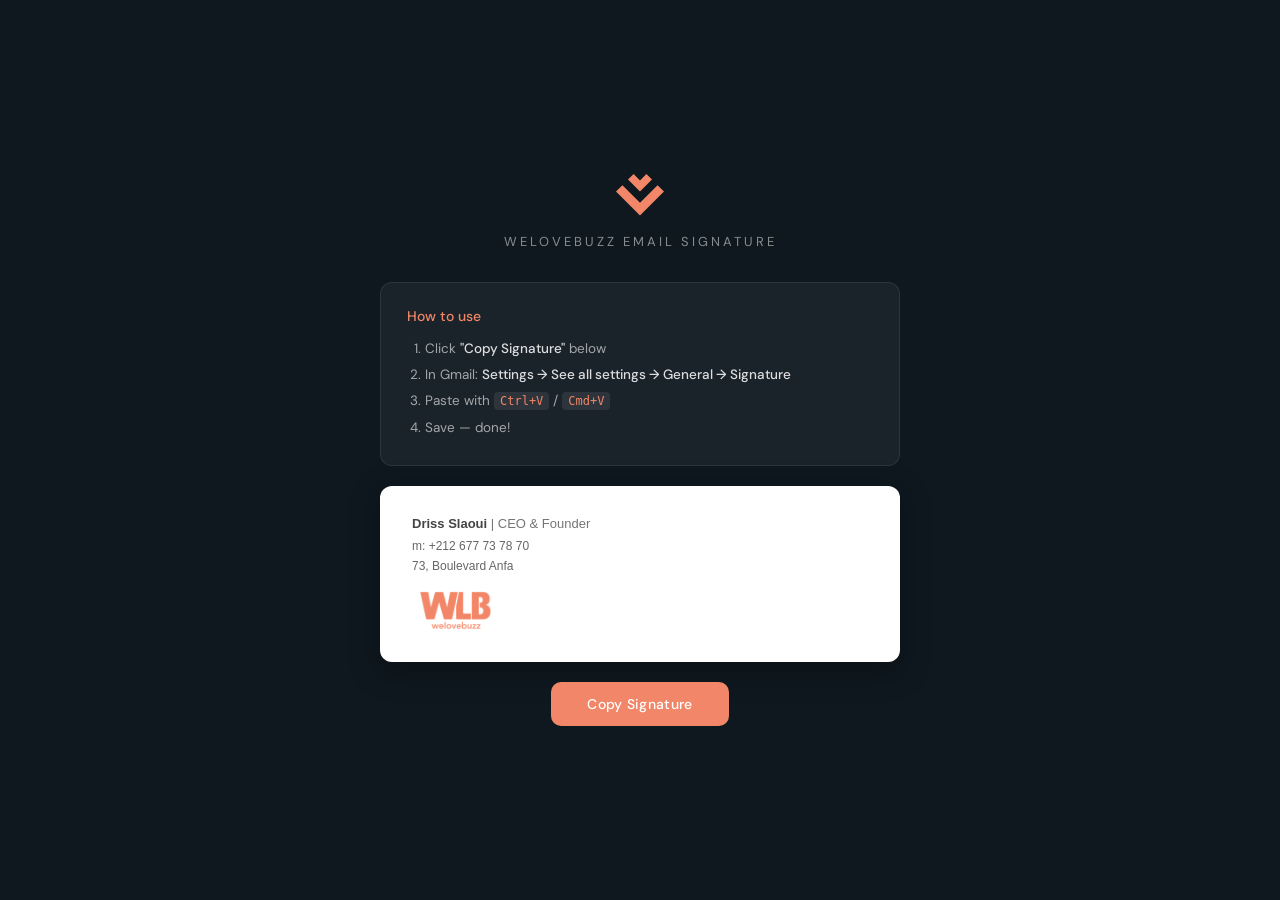
<file: index.html>
<!DOCTYPE html>
<html lang="en">
<head>
<meta charset="UTF-8">
<meta name="viewport" content="width=device-width, initial-scale=1.0">
<title>Welovebuzz Email Signature — Driss Slaoui</title>
<link href="https://fonts.googleapis.com/css2?family=DM+Sans:ital,opsz,wght@0,9..40,300;0,9..40,400;0,9..40,500;0,9..40,700;1,9..40,400&display=swap" rel="stylesheet">
<style>
  * { margin: 0; padding: 0; box-sizing: border-box; }
  
  :root {
    --wlb-orange: #F18768;
    --wlb-dark: #0F181F;
    --wlb-grey: #D8D8D8;
    --wlb-white: #FFFFFF;
  }

  body {
    font-family: 'DM Sans', 'Helvetica Neue', Helvetica, Arial, sans-serif;
    background: var(--wlb-dark);
    display: flex;
    flex-direction: column;
    align-items: center;
    justify-content: center;
    min-height: 100vh;
    padding: 40px 20px;
  }

  .wrapper {
    max-width: 520px;
    width: 100%;
  }

  .brand-header {
    text-align: center;
    margin-bottom: 32px;
  }

  .brand-header svg {
    width: 48px;
    height: auto;
    margin-bottom: 12px;
  }

  .brand-header h1 {
    font-size: 13px;
    font-weight: 400;
    color: rgba(255,255,255,0.5);
    letter-spacing: 3px;
    text-transform: uppercase;
  }

  .instructions {
    background: rgba(255,255,255,0.05);
    border: 1px solid rgba(255,255,255,0.08);
    border-radius: 12px;
    padding: 22px 26px;
    margin-bottom: 20px;
    font-size: 13.5px;
    color: rgba(255,255,255,0.6);
    line-height: 1.65;
  }

  .instructions h2 {
    font-size: 14px;
    font-weight: 500;
    color: var(--wlb-orange);
    margin-bottom: 10px;
  }

  .instructions ol {
    padding-left: 18px;
    margin-top: 6px;
  }

  .instructions li {
    margin-bottom: 4px;
  }

  .instructions strong {
    color: rgba(255,255,255,0.85);
    font-weight: 500;
  }

  .instructions code {
    background: rgba(255,255,255,0.08);
    padding: 2px 6px;
    border-radius: 4px;
    font-size: 12px;
    color: var(--wlb-orange);
  }

  .signature-container {
    background: var(--wlb-white);
    border-radius: 12px;
    padding: 28px 32px;
    box-shadow: 0 8px 32px rgba(0,0,0,0.3);
  }

  .copy-btn {
    display: block;
    margin: 20px auto 0;
    padding: 13px 36px;
    background: var(--wlb-orange);
    color: var(--wlb-white);
    border: none;
    border-radius: 10px;
    font-family: 'DM Sans', sans-serif;
    font-size: 14px;
    font-weight: 500;
    cursor: pointer;
    transition: all 0.2s ease;
    letter-spacing: 0.3px;
  }

  .copy-btn:hover { 
    background: #e0725a;
    transform: translateY(-1px);
    box-shadow: 0 4px 16px rgba(241, 135, 104, 0.35);
  }

  .copy-btn.copied { 
    background: #2e7d32;
  }

  .footer-note {
    text-align: center;
    margin-top: 24px;
    font-size: 11.5px;
    color: rgba(255,255,255,0.25);
    letter-spacing: 0.3px;
  }

  .footer-note a {
    color: var(--wlb-orange);
    text-decoration: none;
    opacity: 0.7;
  }
</style>
</head>
<body>

<div class="wrapper">
  
  <div class="brand-header">
    <!-- WLB heart logomark as inline SVG -->
    <svg viewBox="0 0 60 52" fill="none" xmlns="http://www.w3.org/2000/svg">
      <path d="M30 52L0 22L8 14L30 36L52 14L60 22L30 52Z" fill="#F18768"/>
      <path d="M15 7L30 22L45 7L38 0L30 8L22 0L15 7Z" fill="#F18768"/>
    </svg>
    <h1>Welovebuzz Email Signature</h1>
  </div>

  <div class="instructions">
    <h2>How to use</h2>
    <ol>
      <li>Click <strong>"Copy Signature"</strong> below</li>
      <li>In Gmail: <strong>Settings → See all settings → General → Signature</strong></li>
      <li>Paste with <code>Ctrl+V</code> / <code>Cmd+V</code></li>
      <li>Save — done!</li>
    </ol>
  </div>

  <div class="signature-container" id="signature">
    <table cellpadding="0" cellspacing="0" border="0" style="font-family: Arial, Helvetica, sans-serif; font-size: 13px; line-height: 1.5; color: #444444;">
      <tr>
        <td style="padding-bottom: 4px;">
          <strong style="color: #444444;">Driss Slaoui </strong>
          <span style="color: #757575;">| CEO &amp; Founder</span>
        </td>
      </tr>
      <tr>
        <td style="color: #666666; font-size: 12px; padding-bottom: 2px;">
          m: +212 677 73 78 70
        </td>
      </tr>
      <tr>
        <td style="color: #666666; font-size: 12px; padding-bottom: 10px;">
          73, Boulevard Anfa
        </td>
      </tr>
      <tr>
        <td>
          <a href="http://www.welovebuzz.com/" target="_blank">
            <img src="[data-uri]" width="88" alt="Welovebuzz" style="border: 0; display: block;" />
          </a>
        </td>
      </tr>
    </table>
  </div>

  <button class="copy-btn" onclick="copySignature()">Copy Signature</button>


</div>

<script>
function copySignature() {
  const sig = document.getElementById('signature');
  const range = document.createRange();
  range.selectNodeContents(sig);
  const sel = window.getSelection();
  sel.removeAllRanges();
  sel.addRange(range);
  try {
    document.execCommand('copy');
    const btn = document.querySelector('.copy-btn');
    btn.textContent = 'Copied!';
    btn.classList.add('copied');
    setTimeout(() => {
      btn.textContent = 'Copy Signature';
      btn.classList.remove('copied');
    }, 2000);
  } catch (err) {
    alert('Please manually select the signature and copy it (Ctrl+C / Cmd+C)');
  }
  sel.removeAllRanges();
}
</script>
</body>
</html>
</file>
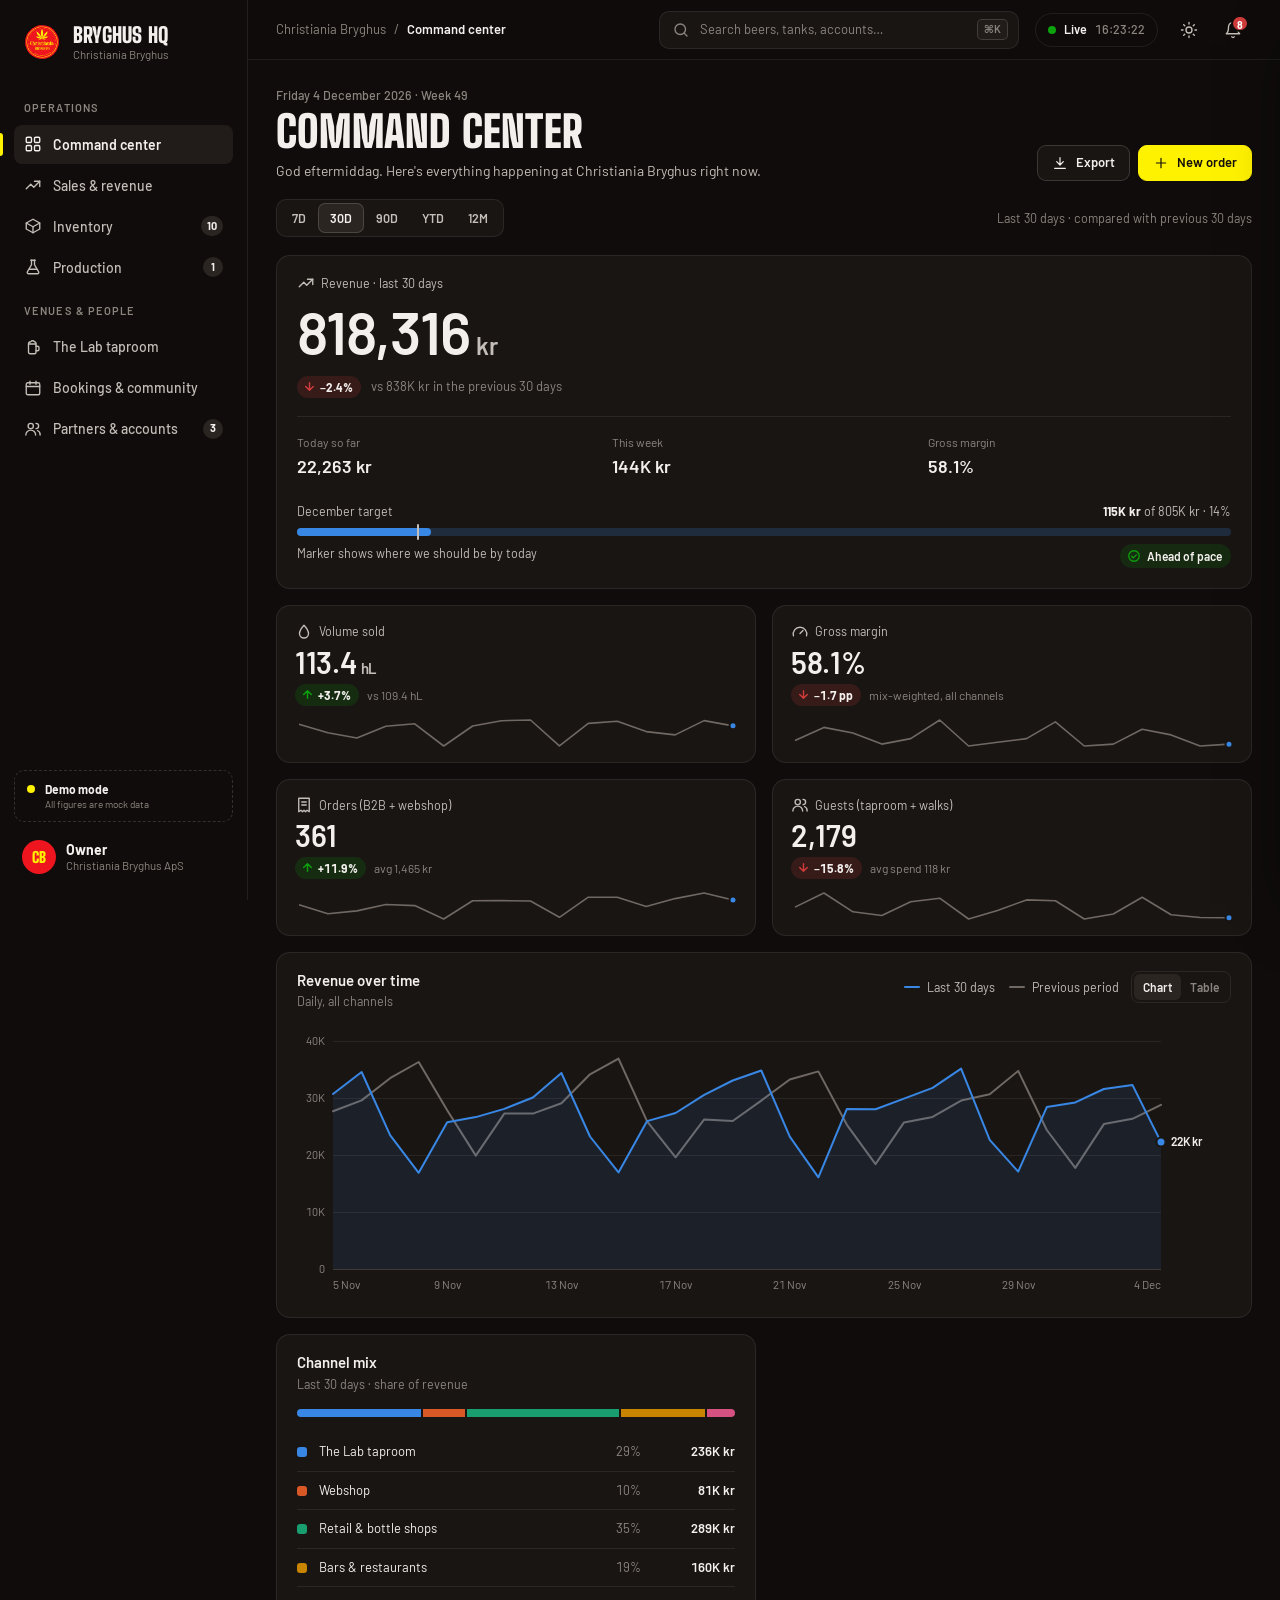
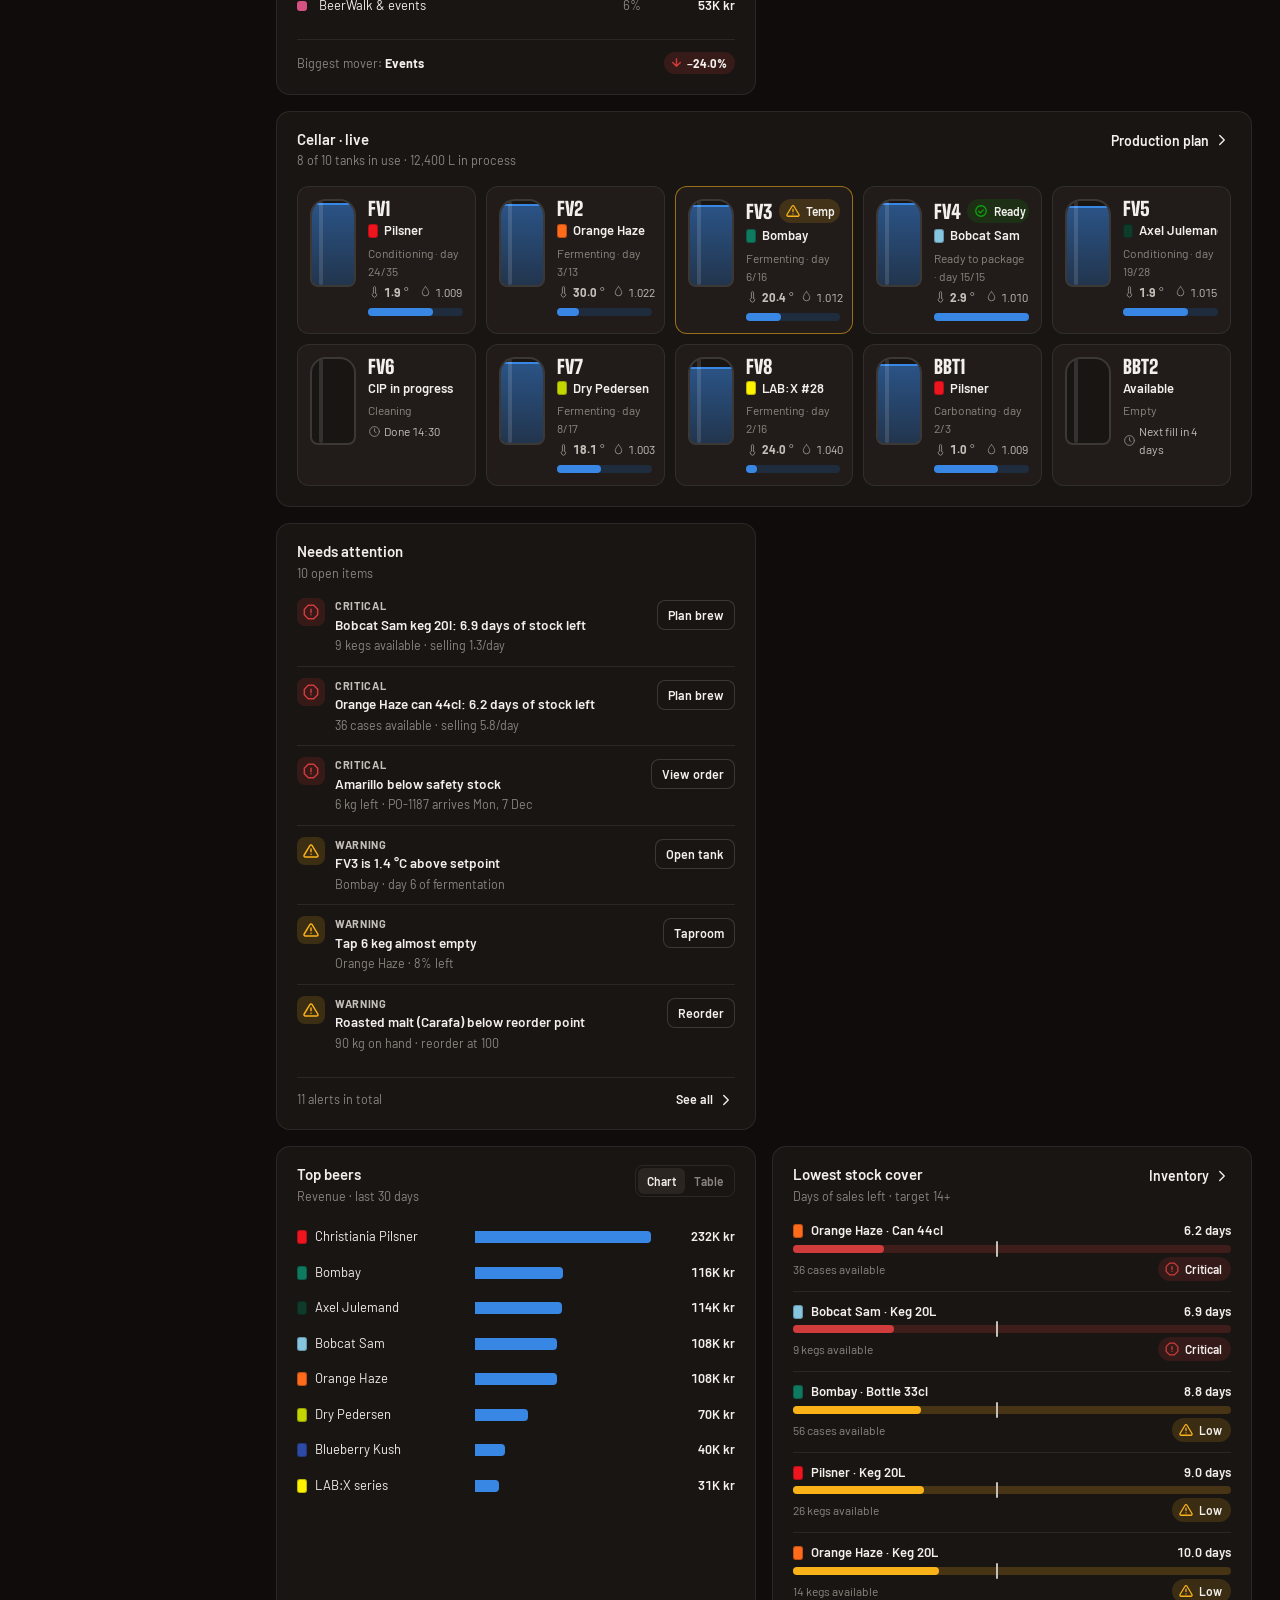
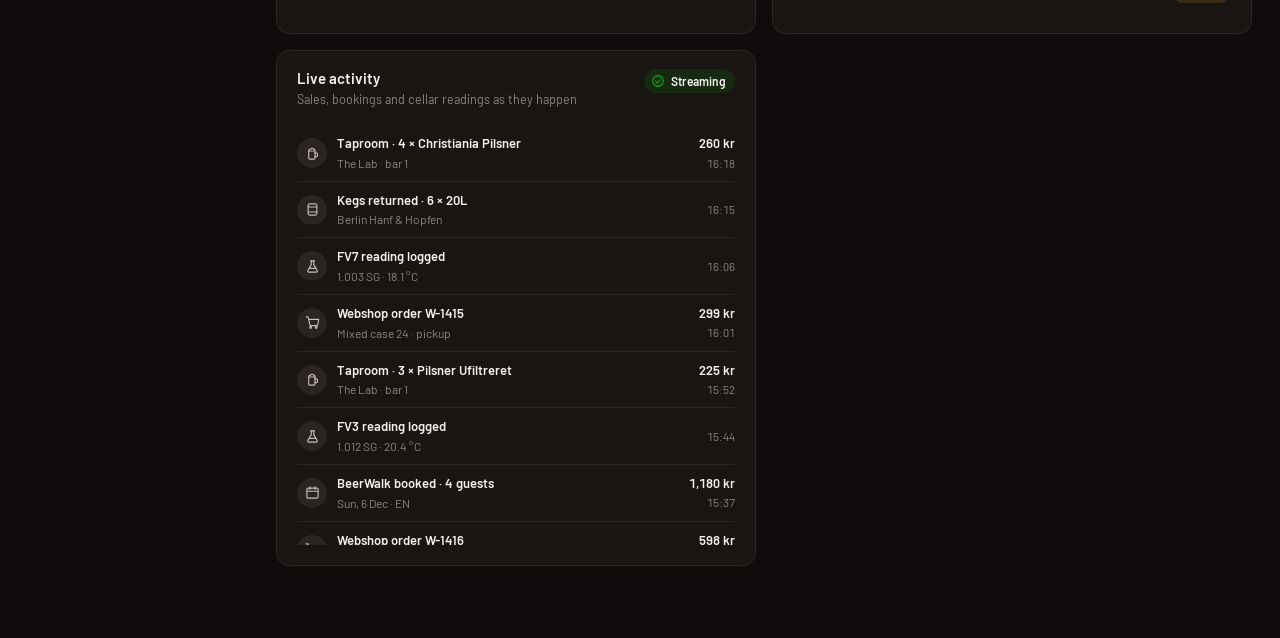
<file: bryghus-hq/index.html>
<!doctype html>
<html lang="en" data-theme="dark">
<head>
  <meta charset="utf-8">
  <meta name="viewport" content="width=device-width, initial-scale=1">
  <title>Bryghus HQ — Christiania Bryghus command center</title>
  <meta name="description" content="Operations command center for Christiania Bryghus: revenue, inventory, production, taproom and bookings. Demo with mock data.">
  <meta name="theme-color" content="#0F0C0B">
  <link rel="icon" type="image/png" href="assets/logo.png">
  <link rel="preconnect" href="https://fonts.googleapis.com">
  <link rel="preconnect" href="https://fonts.gstatic.com" crossorigin>
  <link href="https://fonts.googleapis.com/css2?family=Barlow:wght@400;500;600;700&family=Big+Shoulders+Display:wght@800;900&display=swap" rel="stylesheet">
  <script>
    try { var t = localStorage.getItem('hq_theme'); if (t === 'light' || t === 'dark') document.documentElement.setAttribute('data-theme', t); } catch (e) {}
  </script>
  <link rel="stylesheet" href="css/app.css">
  <script defer src="js/data.js"></script>
  <script defer src="js/charts.js"></script>
  <script defer src="js/app.js"></script>
</head>
<body>
<div class="app" id="app">

  <!-- ============ SIDEBAR ============ -->
  <aside class="sidebar" id="sidebar" aria-label="Primary">
    <a class="sb-brand" href="#/overview">
      <img src="assets/logo.png" alt="" width="40" height="40">
      <span class="sb-brand__text"><strong>Bryghus HQ</strong><small>Christiania Bryghus</small></span>
    </a>
    <nav class="sb-nav" id="sb-nav"></nav>
    <div class="sb-foot">
      <div class="sb-demo">
        <span class="sb-demo__dot"></span>
        <span><strong>Demo mode</strong><small>All figures are mock data</small></span>
      </div>
      <button type="button" class="sb-user" id="sb-user">
        <span class="avatar">CB</span>
        <span class="sb-user__text"><strong>Owner</strong><small>Christiania Bryghus ApS</small></span>
      </button>
    </div>
  </aside>
  <div class="sb-scrim" id="sb-scrim" hidden></div>

  <!-- ============ MAIN ============ -->
  <div class="main">
    <header class="topbar">
      <button type="button" class="icon-btn tb-menu" id="tb-menu" aria-label="Open navigation" aria-controls="sidebar" aria-expanded="false"></button>
      <div class="tb-crumbs"><span>Christiania Bryghus</span><span class="tb-crumbs__sep">/</span><strong id="tb-crumb">Command center</strong></div>
      <button type="button" class="tb-search" id="tb-search">
        <span class="tb-search__icon" data-icon="search"></span>
        <span class="tb-search__label">Search beers, tanks, accounts…</span>
        <kbd>⌘K</kbd>
      </button>
      <div class="tb-right">
        <div class="tb-live" title="Live data feed (simulated)">
          <span class="live-dot"></span><span>Live</span><span class="tb-clock" id="tb-clock">--:--</span>
        </div>
        <button type="button" class="icon-btn" id="tb-theme" aria-label="Switch to light theme"></button>
        <button type="button" class="icon-btn tb-bell" id="tb-bell" aria-label="Alerts">
          <span class="tb-bell__count" id="tb-bell-count">0</span>
        </button>
      </div>
    </header>

    <main class="view" id="view" tabindex="-1"></main>
  </div>
</div>

<!-- tooltip -->
<div class="tooltip" id="tooltip" role="status" aria-live="polite" hidden></div>

<!-- drawer -->
<div class="drawer-scrim" id="drawer-scrim" hidden></div>
<aside class="drawer" id="drawer" role="dialog" aria-modal="true" aria-labelledby="drawer-title" hidden>
  <header class="drawer__head">
    <div>
      <p class="drawer__eyebrow" id="drawer-eyebrow"></p>
      <h2 class="drawer__title" id="drawer-title"></h2>
    </div>
    <button type="button" class="icon-btn" id="drawer-close" aria-label="Close panel"></button>
  </header>
  <div class="drawer__body" id="drawer-body"></div>
</aside>

<!-- command palette -->
<div class="cmdk" id="cmdk" role="dialog" aria-modal="true" aria-label="Command palette" hidden>
  <div class="cmdk__panel">
    <div class="cmdk__search">
      <span data-icon="search"></span>
      <input id="cmdk-input" type="text" placeholder="Jump to a view, beer, tank or account…" autocomplete="off" spellcheck="false" aria-controls="cmdk-list" aria-activedescendant="">
      <kbd>Esc</kbd>
    </div>
    <ul class="cmdk__list" id="cmdk-list" role="listbox"></ul>
    <footer class="cmdk__foot"><span><kbd>↑</kbd><kbd>↓</kbd> navigate</span><span><kbd>↵</kbd> open</span></footer>
  </div>
</div>

<!-- toasts -->
<div class="toasts" id="toasts" aria-live="polite"></div>

</body>
</html>
</file>
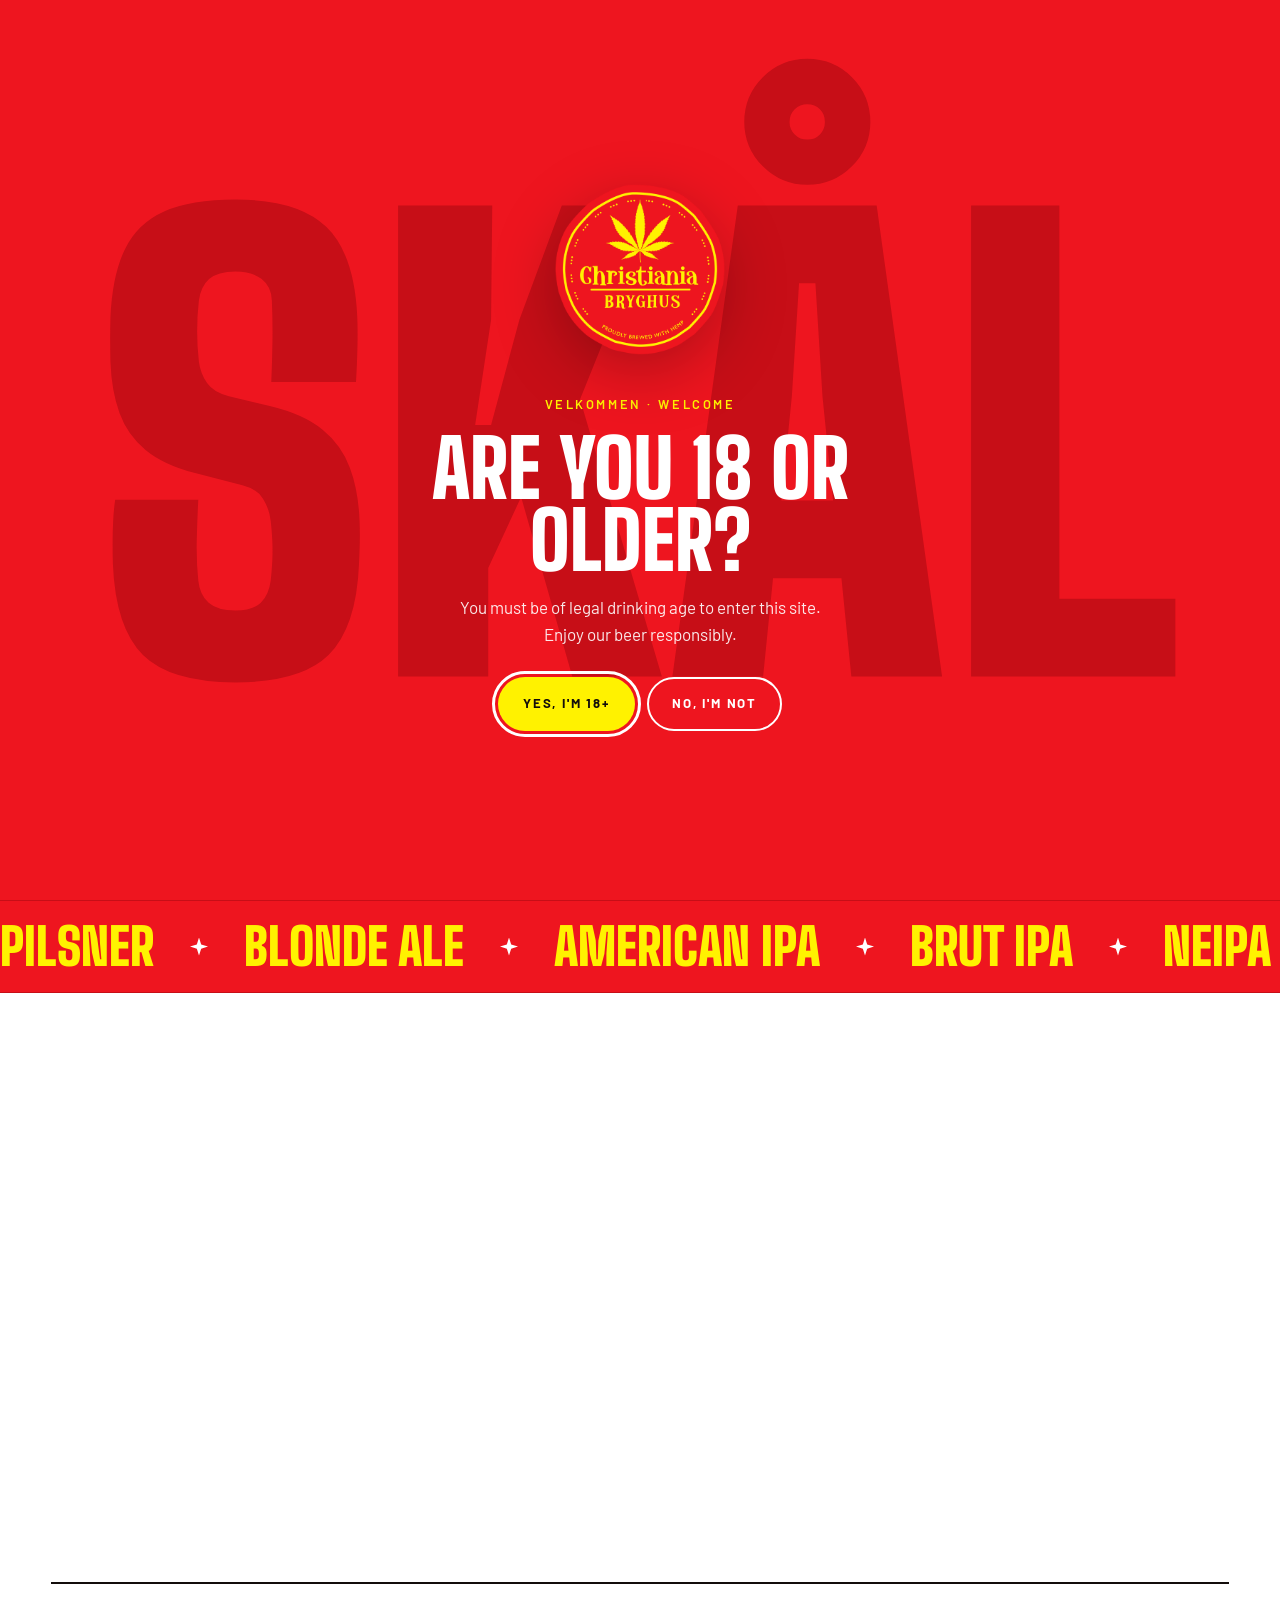
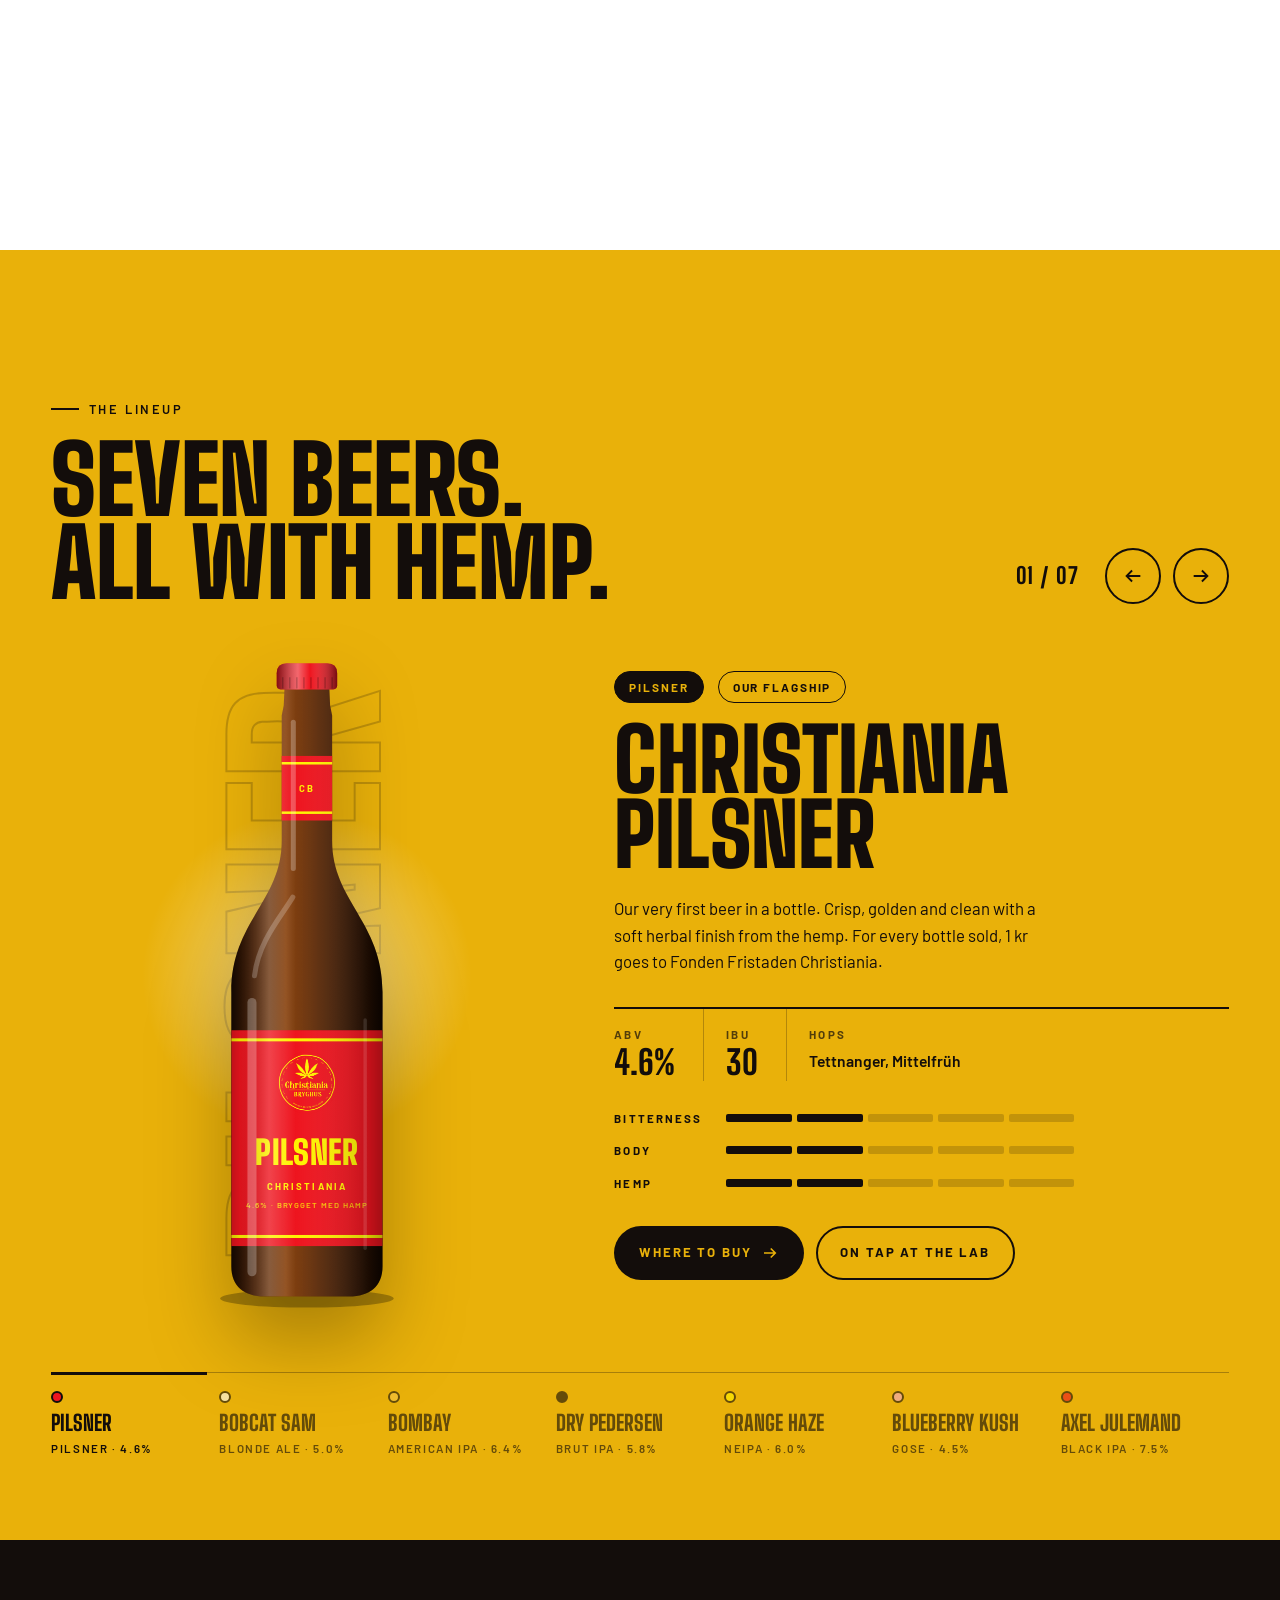
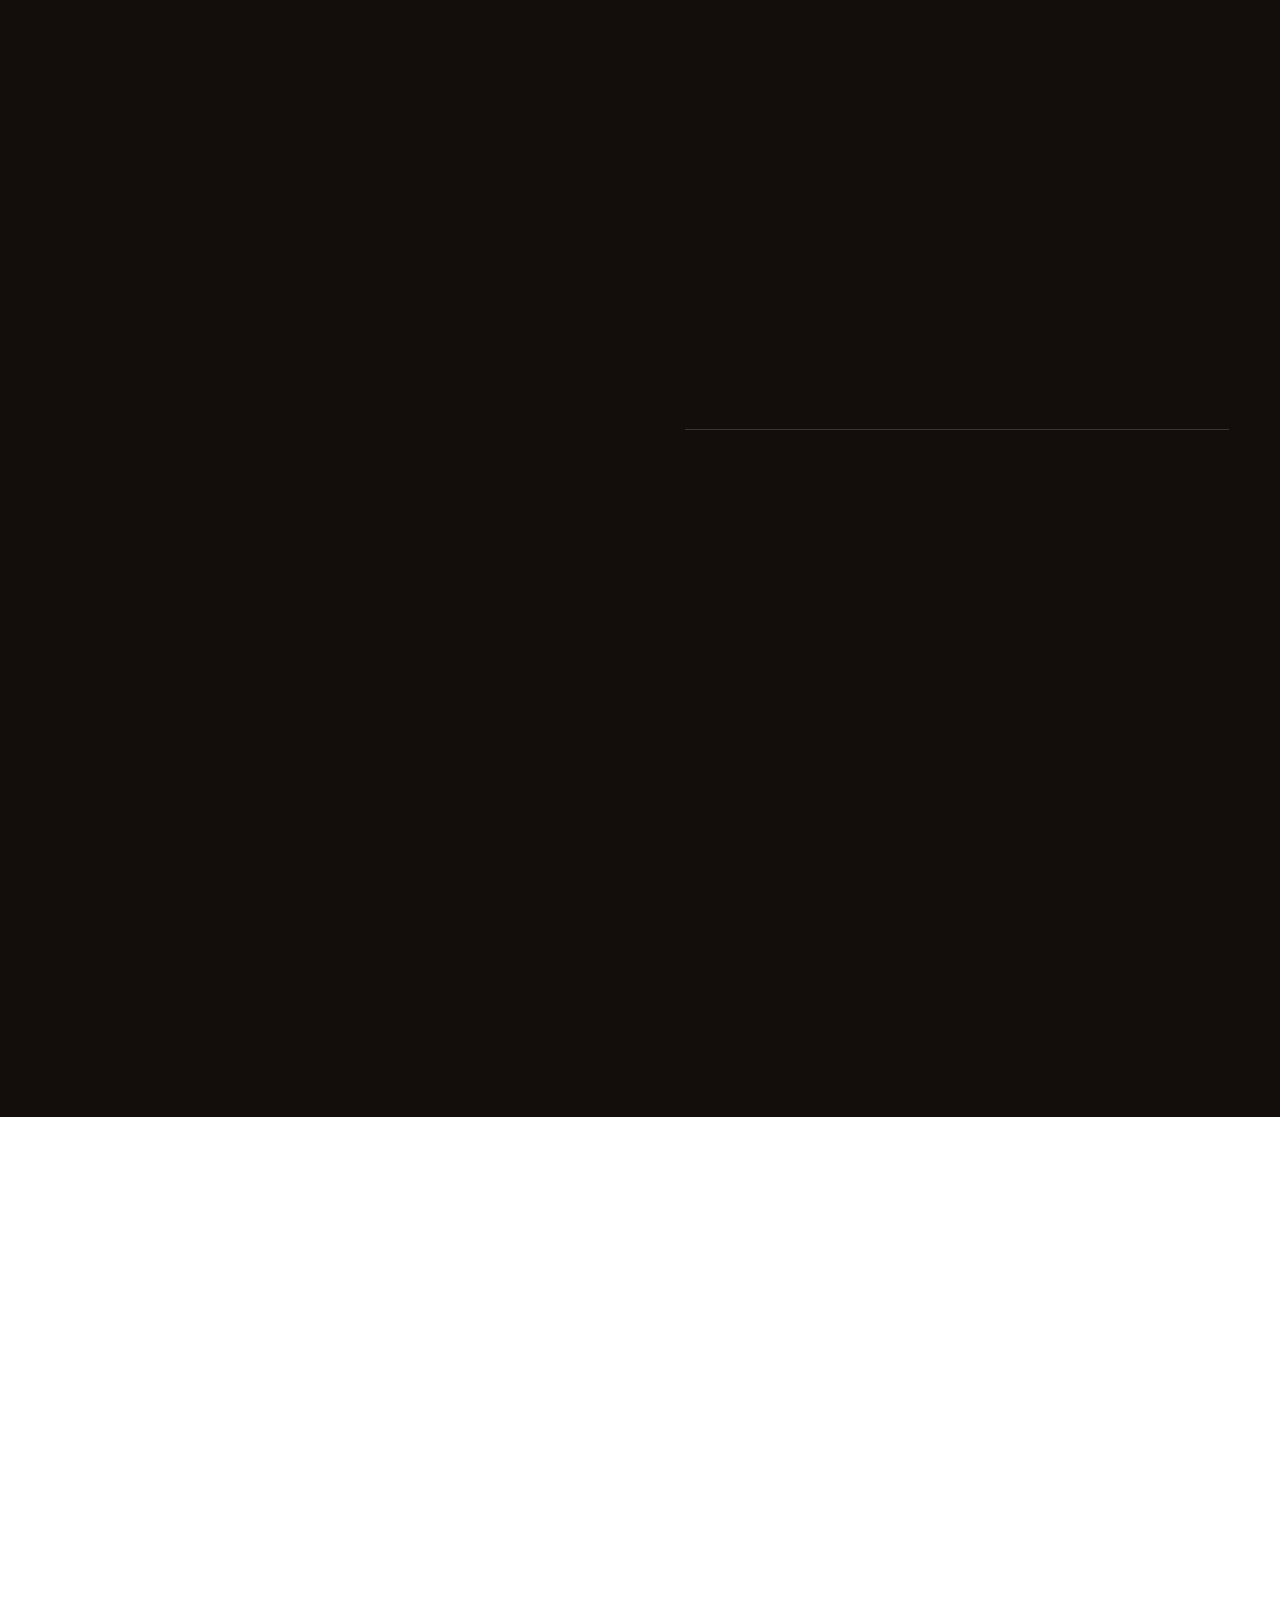
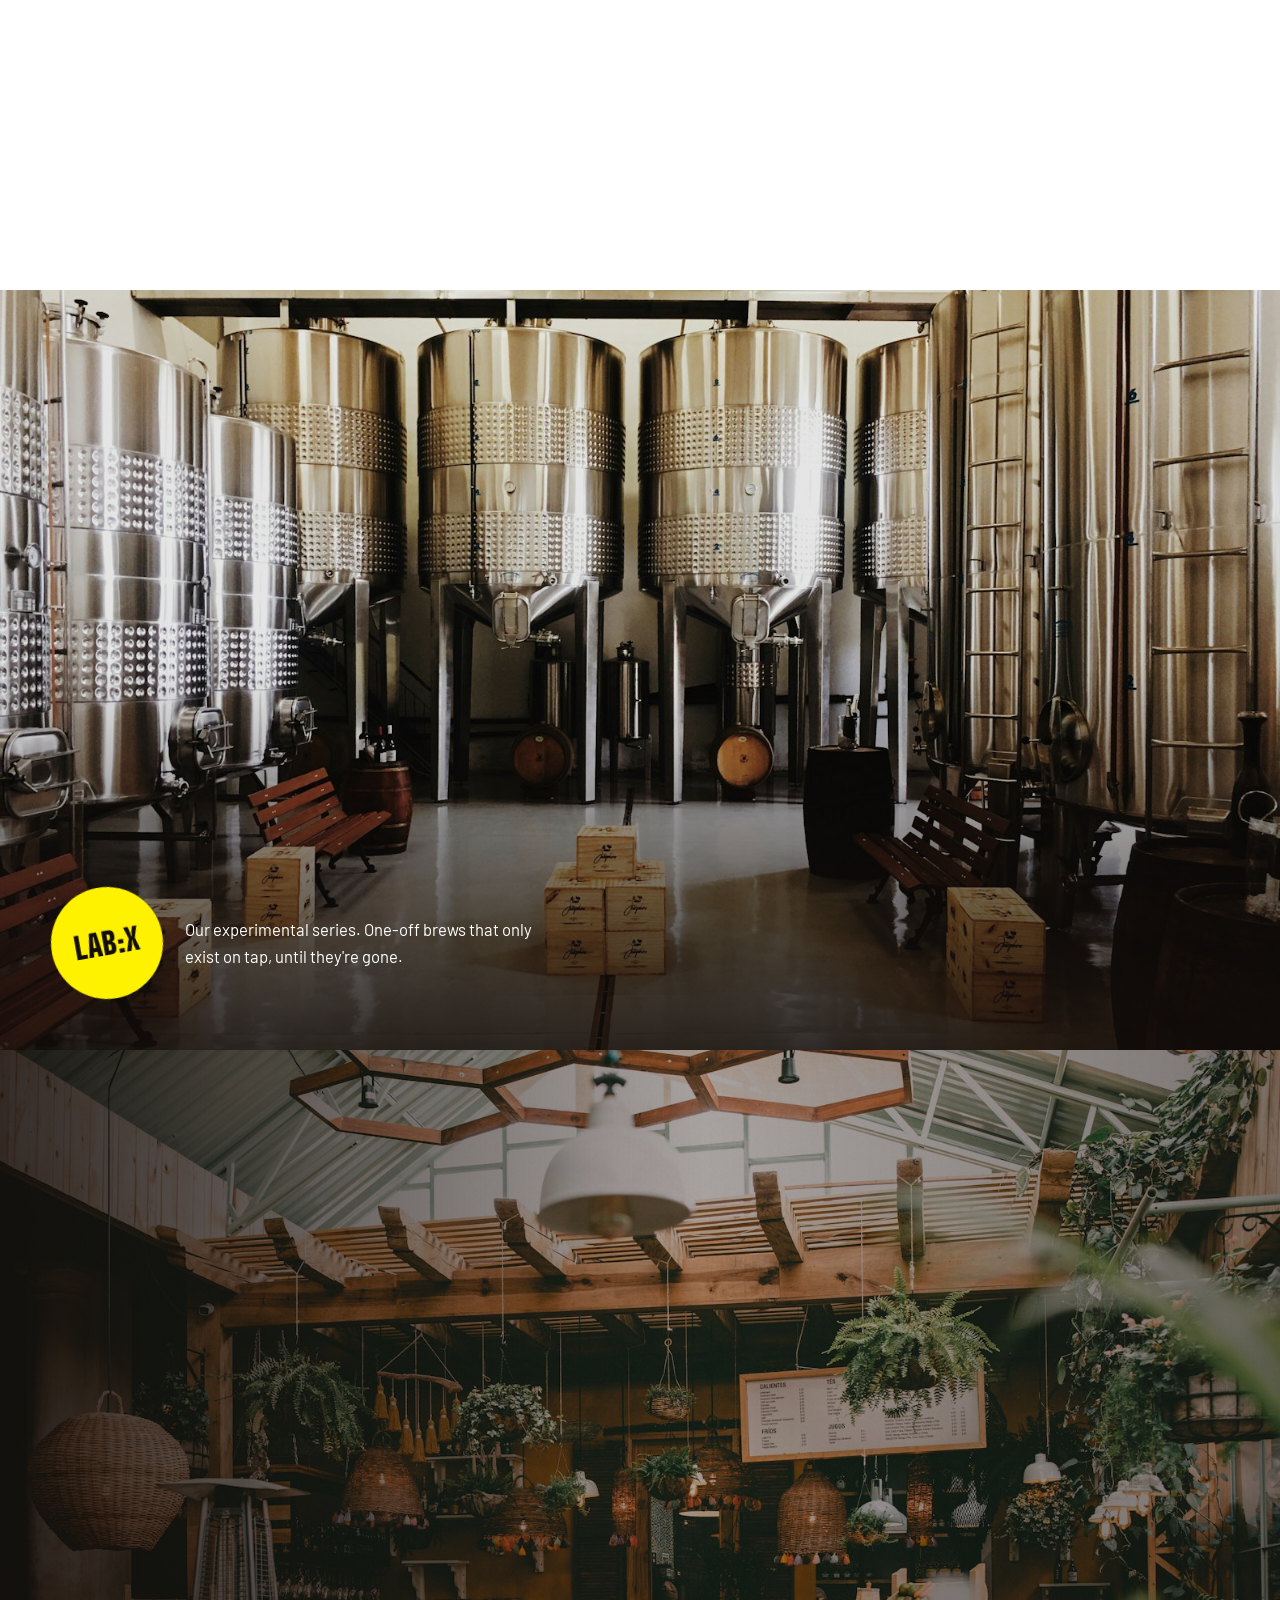
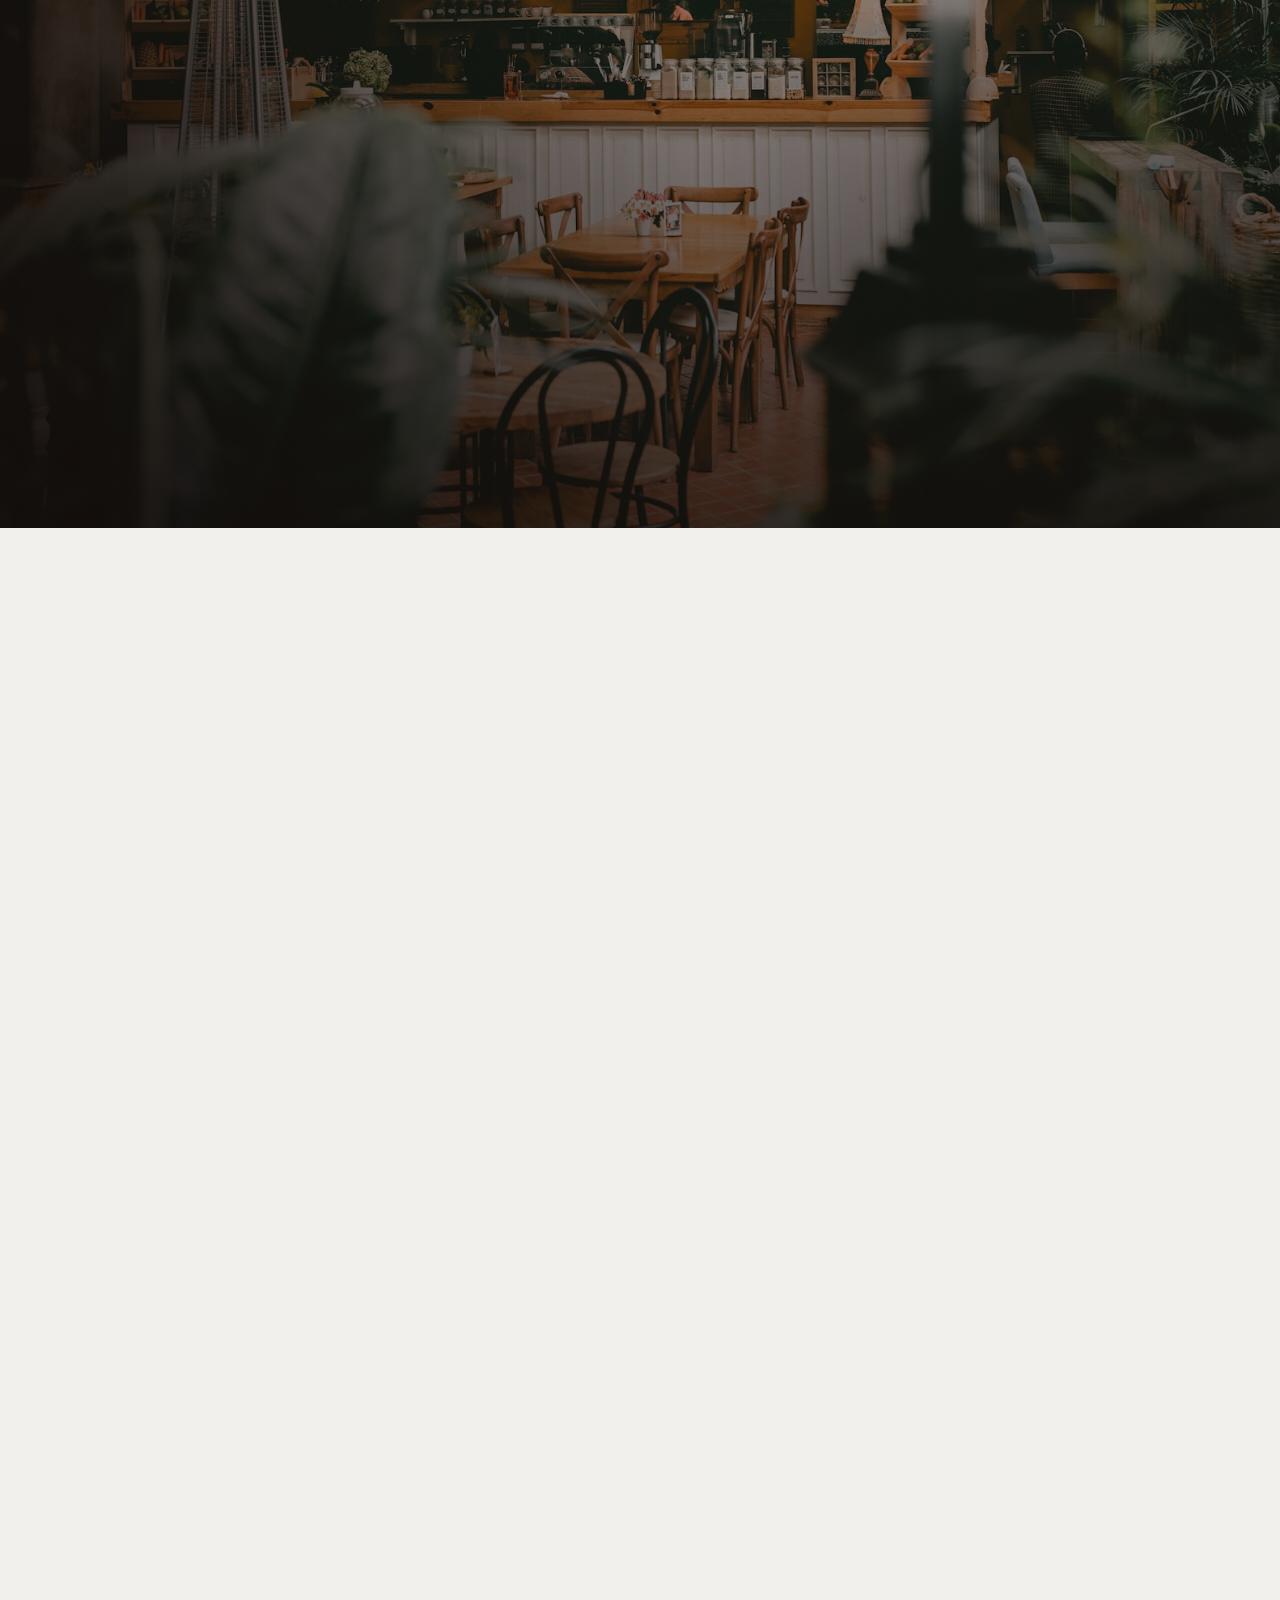
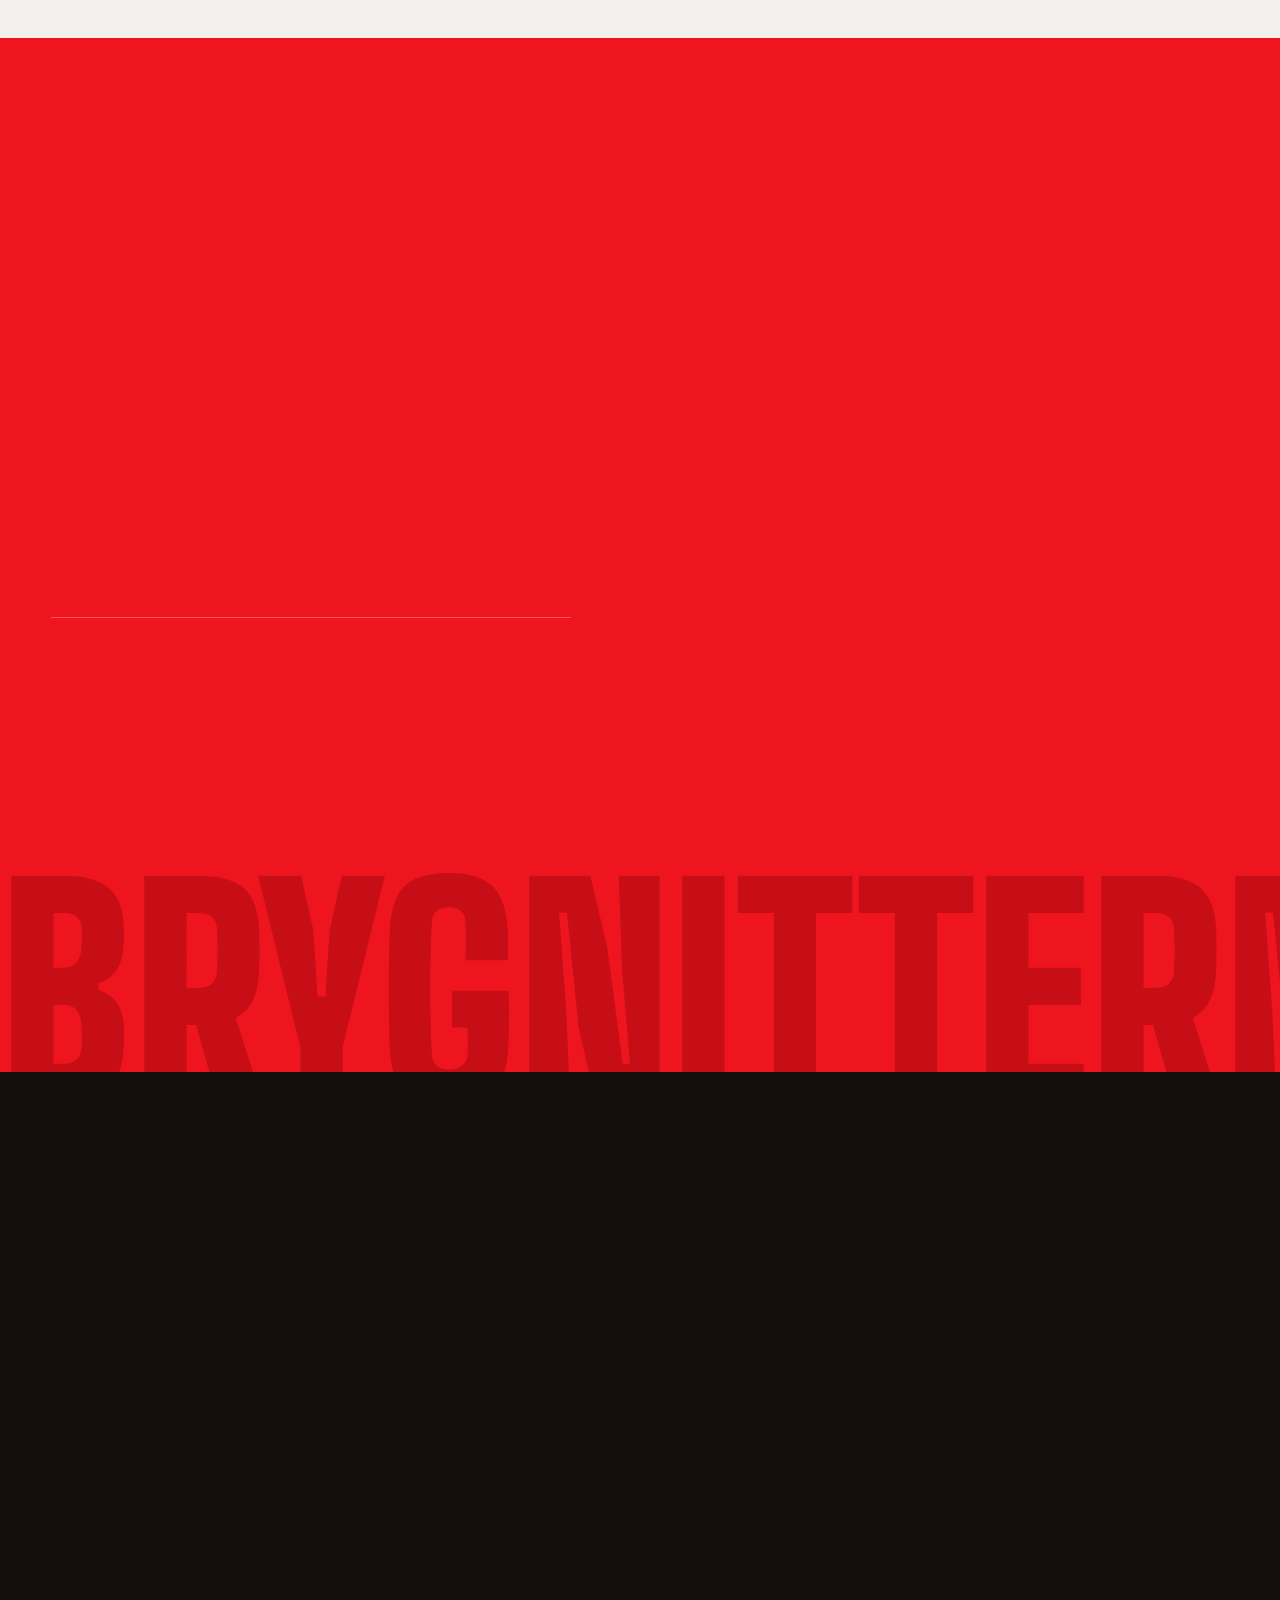
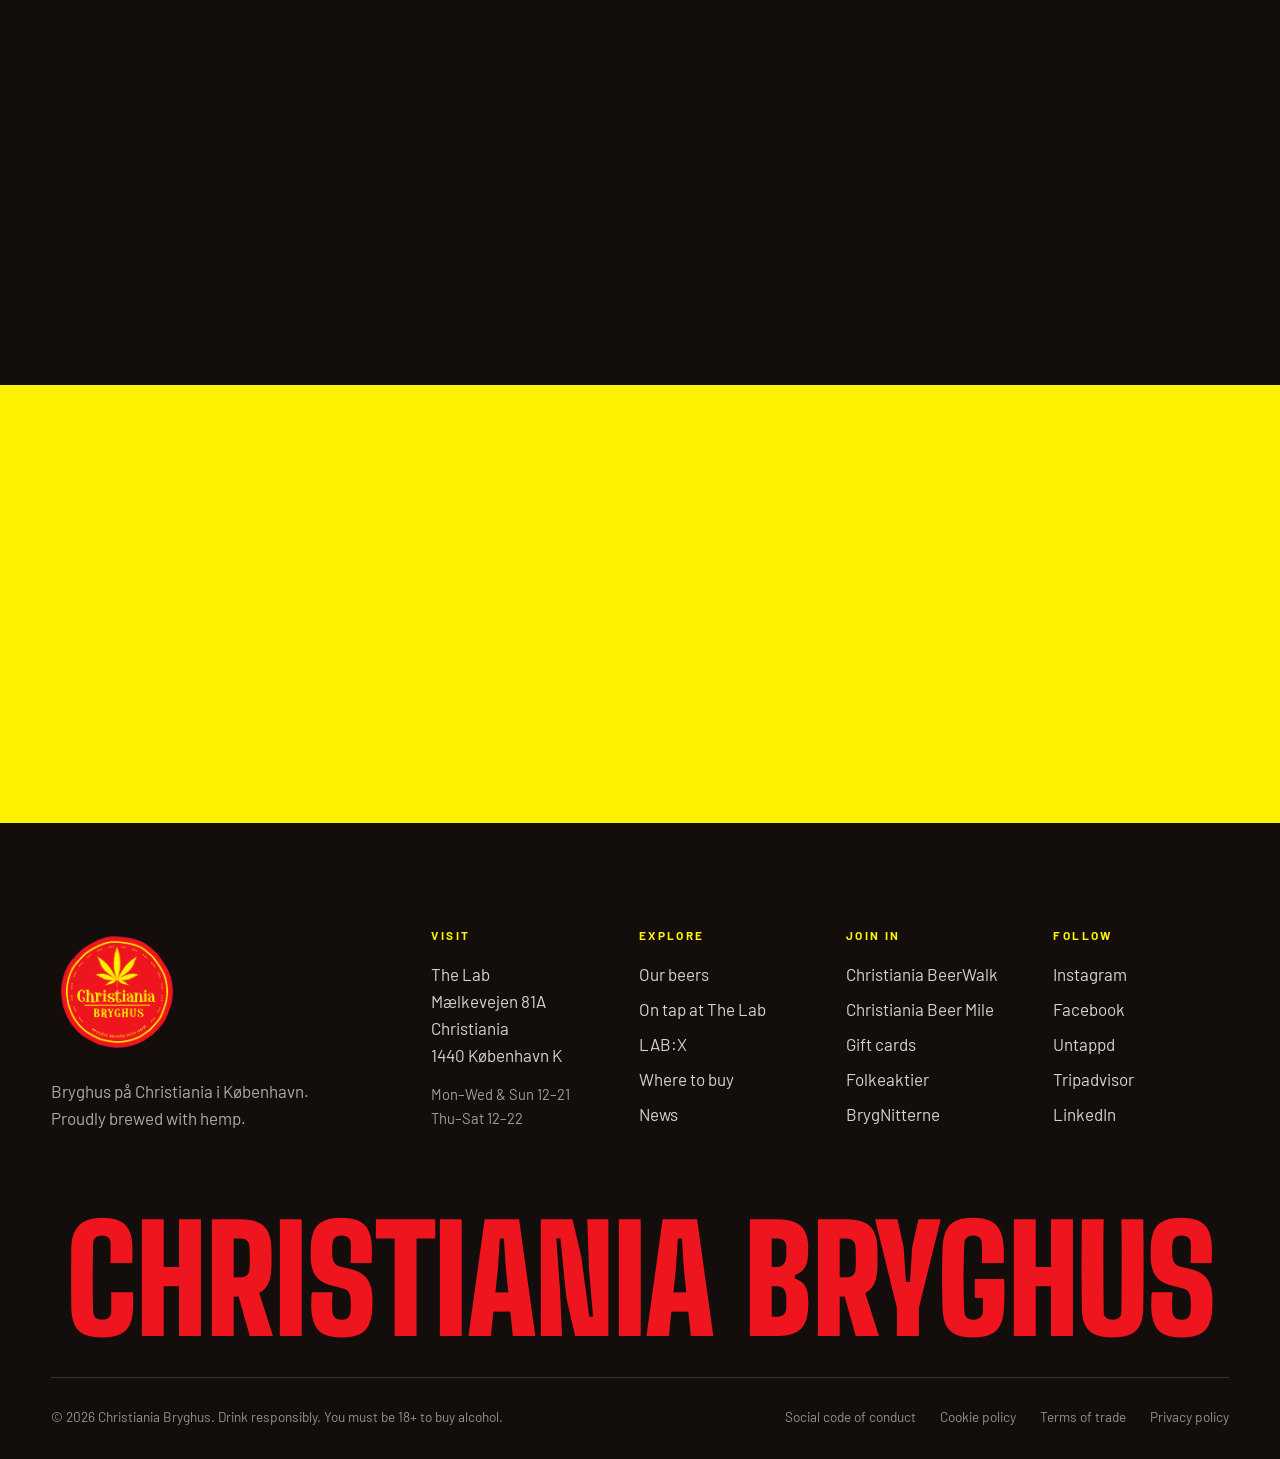
<file: christiania-bryghus/index.html>
<!doctype html>
<html lang="en">
<head>
  <meta charset="utf-8">
  <meta name="viewport" content="width=device-width, initial-scale=1">
  <title>Christiania Bryghus — Beer brewed with hemp in Christiania, Copenhagen</title>
  <meta name="description" content="Christiania Bryghus brews every beer with hemp, right in the heart of Christiania, Copenhagen. Discover the lineup, visit our taproom The Lab, or book a Christiania BeerWalk.">
  <meta name="theme-color" content="#130D0B">
  <link rel="icon" type="image/png" href="assets/logo.png">
  <link rel="apple-touch-icon" href="assets/logo.png">
  <meta property="og:title" content="Christiania Bryghus — Brewed in the Freetown">
  <meta property="og:description" content="Every beer we brew has hemp in it. Taproom, BeerWalks and shareholder club on Christiania, Copenhagen.">
  <meta property="og:image" content="assets/img/taps-pour.jpg">

  <link rel="preconnect" href="https://fonts.googleapis.com">
  <link rel="preconnect" href="https://fonts.gstatic.com" crossorigin>
  <link href="https://fonts.googleapis.com/css2?family=Barlow:ital,wght@0,400;0,500;0,600;0,700;1,400&family=Big+Shoulders+Display:wght@700;800;900&display=swap" rel="stylesheet">
  <link rel="preload" as="image" href="assets/img/taps-pour.jpg">
  <link rel="stylesheet" href="css/style.css">
  <script>document.documentElement.classList.add('js');</script>
  <script defer src="js/main.js"></script>
</head>
<body>

<!-- ============ AGE GATE ============ -->
<div class="gate" id="gate" role="dialog" aria-modal="true" aria-labelledby="gate-title" hidden>
  <div class="gate__ghost" aria-hidden="true">Skål</div>
  <div class="gate__inner">
    <img src="assets/logo.png" alt="Christiania Bryghus" class="gate__logo" width="200" height="200">
    <p class="eyebrow">Velkommen · Welcome</p>
    <h2 id="gate-title" class="gate__title">Are you 18 or older?</h2>
    <p class="gate__text">You must be of legal drinking age to enter this site. Enjoy our beer responsibly.</p>
    <div class="gate__actions">
      <button type="button" class="btn btn--primary" data-gate="yes">Yes, I'm 18+</button>
      <button type="button" class="btn btn--ghost" data-gate="no">No, I'm not</button>
    </div>
    <p class="gate__denied" role="status" hidden>Sorry, come back when you're 18. We'll keep one cold for you.</p>
  </div>
</div>

<!-- ============ HEADER ============ -->
<a class="skip-link" href="#main">Skip to content</a>
<header class="site-header" id="site-header">
  <a class="topbar" href="#experiences">
    <span>Book a guided <strong>Christiania BeerWalk</strong> and see Christiania with one of our beers in hand</span>
    <svg class="i-arrow" viewBox="0 0 24 24" aria-hidden="true"><path d="M4 12h15m-6-6 6 6-6 6"/></svg>
  </a>
  <div class="nav-wrap">
    <a href="#main" class="brand" aria-label="Christiania Bryghus home">
      <img src="assets/logo.png" alt="Christiania Bryghus" width="76" height="76">
    </a>
    <nav class="nav" aria-label="Main">
      <a href="#beers">Our beers</a>
      <a href="#hemp">Why hemp</a>
      <a href="#the-lab">The Lab</a>
      <a href="#experiences">Experiences</a>
      <a href="#folkeaktier">Folkeaktier</a>
    </nav>
    <div class="nav-actions">
      <a class="nav-shop" href="#experiences">
        <svg viewBox="0 0 24 24" aria-hidden="true"><path d="M5 8h14l-1.2 11.2a2 2 0 0 1-2 1.8H8.2a2 2 0 0 1-2-1.8L5 8Z"/><path d="M9 8V6a3 3 0 0 1 6 0v2"/></svg>
        <span>Shop</span>
      </a>
      <a class="btn btn--primary btn--sm" href="#experiences">Book a BeerWalk</a>
      <button type="button" class="menu-toggle" aria-expanded="false" aria-controls="mobile-menu">
        <span class="menu-toggle__bar"></span><span class="menu-toggle__bar"></span>
        <span class="sr-only">Open menu</span>
      </button>
    </div>
  </div>
</header>

<div class="mobile-menu" id="mobile-menu" hidden>
  <nav aria-label="Mobile">
    <a href="#beers">Our beers</a>
    <a href="#hemp">Why hemp</a>
    <a href="#the-lab">The Lab</a>
    <a href="#experiences">Experiences</a>
    <a href="#folkeaktier">Folkeaktier</a>
    <a href="#experiences">Shop</a>
  </nav>
  <div class="mobile-menu__foot">
    <p>The Lab · Mælkevejen 81A, Christiania</p>
    <a class="btn btn--primary" href="#experiences">Book a BeerWalk</a>
  </div>
</div>

<main id="main">

  <!-- ============ HERO ============ -->
  <section class="hero" aria-labelledby="hero-title">
    <div class="hero__media">
      <img src="assets/img/taps-pour.jpg" alt="" width="1600" height="1067" fetchpriority="high">
    </div>
    <div class="hero__grain" aria-hidden="true"></div>

    <div class="container hero__inner">
      <p class="eyebrow eyebrow--yellow hero__eyebrow">Bryghus på Christiania · København</p>
      <h1 class="hero__title" id="hero-title">
        <span class="line"><span>Brewed in</span></span>
        <span class="line"><span>the Freetown</span></span>
      </h1>
      <div class="hero__bottom">
        <p class="hero__lead">Every beer from Christiania Bryghus is brewed with hemp. Some carry a hint, some a clear herbal kick. All of them are born in the middle of Copenhagen's most free-spirited neighbourhood.</p>
        <div class="hero__ctas">
          <a class="btn btn--primary" href="#beers">Discover our beers
            <svg class="i-arrow" viewBox="0 0 24 24" aria-hidden="true"><path d="M4 12h15m-6-6 6 6-6 6"/></svg>
          </a>
          <a class="btn btn--ghost btn--on-dark" href="#the-lab">Visit The Lab</a>
        </div>
      </div>
    </div>

    <div class="hero__stamp" aria-hidden="true">
      <svg viewBox="0 0 200 200">
        <defs><path id="stamp-circle" d="M100,100 m-74,0 a74,74 0 1,1 148,0 a74,74 0 1,1 -148,0"/></defs>
        <circle cx="100" cy="100" r="98" class="stamp-bg"/>
        <g class="stamp-ring">
          <text><textPath href="#stamp-circle" textLength="458" lengthAdjust="spacing">Brygget på Christiania ✦ København ✦ Øl med hamp ✦</textPath></text>
        </g>
        <text x="100" y="114" text-anchor="middle" class="stamp-center">Skål</text>
      </svg>
    </div>

    <div class="container hero__foot">
      <a href="#the-lab" class="hero__status">
        <span class="status-dot" data-status-dot></span>
        <span><strong>The Lab</strong> · <span data-open-status>Open daily from 12:00</span></span>
      </a>
      <a href="#beers" class="hero__scroll">Scroll
        <svg viewBox="0 0 24 24" aria-hidden="true"><path d="M12 4v15m-6-6 6 6 6-6"/></svg>
      </a>
    </div>
  </section>

  <!-- ============ MARQUEE ============ -->
  <div class="marquee" aria-hidden="true">
    <div class="marquee__track">
      <span>Pilsner</span><i></i><span>Blonde Ale</span><i></i><span>American IPA</span><i></i><span>Brut IPA</span><i></i><span>NEIPA</span><i></i><span>Gose</span><i></i><span>Black IPA</span><i></i>
      <span>Pilsner</span><i></i><span>Blonde Ale</span><i></i><span>American IPA</span><i></i><span>Brut IPA</span><i></i><span>NEIPA</span><i></i><span>Gose</span><i></i><span>Black IPA</span><i></i>
    </div>
  </div>

  <!-- ============ INTRO ============ -->
  <section class="intro" aria-labelledby="intro-title">
    <div class="container">
      <p class="eyebrow" id="intro-title" data-reveal>Øl med hamp · Beer with hemp</p>
      <p class="intro__statement" data-reveal>Hops and hemp are botanical cousins. We put them back in the same kettle, and built a whole lineup around it.</p>
      <ul class="stats">
        <li data-reveal><strong data-count="100" data-suffix="%">100%</strong><span>of our beers are brewed with hemp</span></li>
        <li data-reveal><strong data-count="7">7</strong><span>beers on the current list</span></li>
        <li data-reveal><strong data-count="4">4</strong><span>international brewery collaborations</span></li>
        <li data-reveal><strong>1 kr</strong><span>per Pilsner bottle goes to Fonden Fristaden Christiania</span></li>
      </ul>
    </div>
  </section>

  <!-- ============ BEER EXPLORER ============ -->
  <section class="beers" id="beers" aria-labelledby="beers-title">
    <div class="container">
      <div class="beers__head">
        <div>
          <p class="eyebrow">The lineup</p>
          <h2 class="h2" id="beers-title">Seven beers.<br>All with hemp.</h2>
        </div>
        <div class="beers__nav">
          <p class="beers__count"><span data-beer-index>01</span> / <span data-beer-total>07</span></p>
          <button type="button" class="round-btn" data-beer-prev aria-label="Previous beer">
            <svg viewBox="0 0 24 24" aria-hidden="true"><path d="M20 12H5m6-6-6 6 6 6"/></svg>
          </button>
          <button type="button" class="round-btn" data-beer-next aria-label="Next beer">
            <svg viewBox="0 0 24 24" aria-hidden="true"><path d="M4 12h15m-6-6 6 6-6 6"/></svg>
          </button>
        </div>
      </div>

      <div class="beers__stage" id="beer-panel" role="tabpanel" aria-live="polite">
        <div class="beers__visual">
          <span class="beers__ghost" data-beer-ghost aria-hidden="true">Pilsner</span>
          <span class="beers__glow" aria-hidden="true"></span>
          <div class="beers__bottle" data-beer-bottle></div>
        </div>
        <div class="beers__info" data-beer-info>
          <noscript>
            <h3 class="beers__name">Christiania Pilsner</h3>
            <p class="beers__desc">Our first beer in a bottle. Pilsner · 4.6% · 30 IBU. Also on the list: Bobcat Sam, Bombay, Dry Pedersen, Orange Haze, Blueberry Kush and Axel Julemand.</p>
          </noscript>
        </div>
      </div>

      <div class="beers__tabs" role="tablist" aria-label="Choose a beer" data-beer-tabs></div>
    </div>
  </section>

  <!-- ============ WHY HEMP ============ -->
  <section class="hemp" id="hemp" aria-labelledby="hemp-title">
    <div class="container hemp__grid">
      <figure class="hemp__media" data-reveal>
        <img src="assets/img/hops-glasses.jpg" alt="Three glasses of beer surrounded by fresh hop cones" width="1400" height="1000" loading="lazy">
        <figcaption>Humulus &amp; Cannabis · same family, different personalities</figcaption>
      </figure>
      <div class="hemp__content">
        <p class="eyebrow eyebrow--yellow" data-reveal>Why hemp?</p>
        <h2 class="h2" id="hemp-title" data-reveal>Not a gimmick.<br>A flavour.</h2>
        <ol class="hemp__points">
          <li data-reveal>
            <span class="hemp__num">01</span>
            <div>
              <h3>Same family tree</h3>
              <p>Hops and hemp both belong to the Cannabaceae family. Brewed together they add earthy, herbal and resinous layers you won't find in an ordinary lager.</p>
            </div>
          </li>
          <li data-reveal>
            <span class="hemp__num">02</span>
            <div>
              <h3>A hint, or a clear taste</h3>
              <p>Some of our beers carry just a whisper of hemp. Others wear it loud and proud. Every label tells you which is which.</p>
            </div>
          </li>
          <li data-reveal>
            <span class="hemp__num">03</span>
            <div>
              <h3>All flavour, no high</h3>
              <p>We brew with food-grade hemp. It's about aroma and character, nothing else. The only buzz comes from the beer itself.</p>
            </div>
          </li>
        </ol>
        <a class="link-arrow" href="#beers" data-reveal>Read more about our hemp beers
          <svg viewBox="0 0 24 24" aria-hidden="true"><path d="M4 12h15m-6-6 6 6-6 6"/></svg>
        </a>
      </div>
    </div>
  </section>

  <!-- ============ BREWING PROCESS ============ -->
  <section class="process" id="brewing" aria-labelledby="process-title">
    <div class="container">
      <div class="section-head">
        <div>
          <p class="eyebrow" data-reveal>Brewed on Christiania</p>
          <h2 class="h2" id="process-title" data-reveal>From kettle<br>to glass.</h2>
        </div>
        <p class="section-head__text" data-reveal>Small batches, brewed a few hundred metres from where you drink them. No shortcuts, no filters on the ideas.</p>
      </div>
      <ol class="process__steps">
        <li data-reveal>
          <span class="process__num">01</span>
          <h3>Mash</h3>
          <p>Malted barley, warm water and patience. This is where body and colour are born.</p>
        </li>
        <li data-reveal>
          <span class="process__num">02</span>
          <h3>Boil</h3>
          <p>Hops and hemp go in. Bitterness, aroma and that signature herbal edge come out.</p>
        </li>
        <li data-reveal>
          <span class="process__num">03</span>
          <h3>Ferment</h3>
          <p>Yeast gets to work. Sometimes classic lager strains, sometimes wild Norwegian kveik.</p>
        </li>
        <li data-reveal>
          <span class="process__num">04</span>
          <h3>Pour</h3>
          <p>Straight from our tanks to the taps at The Lab, and into bottles for the rest of Denmark.</p>
        </li>
      </ol>
    </div>
    <figure class="process__media">
      <img src="assets/img/brewhouse.jpg" alt="Stainless steel fermentation tanks in a brewhouse" width="1600" height="1200" loading="lazy" data-parallax>
      <figcaption class="container">
        <span class="process__badge">LAB:X</span>
        <span>Our experimental series. One-off brews that only exist on tap, until they're gone.</span>
      </figcaption>
    </figure>
  </section>

  <!-- ============ THE LAB ============ -->
  <section class="lab" id="the-lab" aria-labelledby="lab-title">
    <div class="lab__bg">
      <img src="assets/img/lab-courtyard.jpg" alt="" width="2000" height="1333" loading="lazy">
    </div>
    <div class="container lab__inner">
      <div class="lab__intro">
        <p class="eyebrow eyebrow--yellow" data-reveal>Our taproom</p>
        <h2 class="lab__title" id="lab-title" data-reveal>The Lab</h2>
        <p class="lab__lead" data-reveal>Rotating taps, experimental LAB:X brews and the friendliest bar stools on Christiania. Drop in for one, stay for the stories.</p>
      </div>

      <aside class="lab__panel" aria-label="Visit The Lab" data-reveal>
        <div class="lab__status">
          <span class="status-dot" data-status-dot></span>
          <span data-open-status>Open daily from 12:00</span>
        </div>

        <div class="lab__block">
          <h3 class="lab__label">Find us</h3>
          <address>
            Christiania Bryghus · The Lab<br>
            Mælkevejen 81A, Christiania<br>
            1440 København K
          </address>
        </div>

        <div class="lab__block">
          <h3 class="lab__label">Opening hours</h3>
          <table class="hours">
            <tbody>
              <tr data-days="1,2,3"><th scope="row">Monday – Wednesday</th><td>12:00 – 21:00</td></tr>
              <tr data-days="4,5,6"><th scope="row">Thursday – Saturday</th><td>12:00 – 22:00</td></tr>
              <tr data-days="0"><th scope="row">Sunday</th><td>12:00 – 21:00</td></tr>
            </tbody>
          </table>
        </div>

        <div class="lab__block">
          <h3 class="lab__label">On tap today</h3>
          <ul class="taps">
            <li><span>Christiania Pilsner</span><span>4.6%</span></li>
            <li><span>Orange Haze</span><span>6.0%</span></li>
            <li><span>LAB:X #27 Hemp Saison</span><span>5.5%</span></li>
            <li><span>Bombay</span><span>6.4%</span></li>
            <li><span>Blueberry Kush</span><span>4.5%</span></li>
          </ul>
        </div>

        <div class="lab__ctas">
          <a class="btn btn--primary" href="https://maps.google.com/?q=M%C3%A6lkevejen+81A,+1440+K%C3%B8benhavn+K" target="_blank" rel="noopener">Get directions</a>
          <a class="btn btn--ghost btn--on-dark" href="#beers">Full tap list</a>
        </div>
      </aside>
    </div>
  </section>

  <!-- ============ EXPERIENCES ============ -->
  <section class="experiences" id="experiences" aria-labelledby="exp-title">
    <div class="container">
      <div class="section-head">
        <div>
          <p class="eyebrow" data-reveal>Experiences &amp; shop</p>
          <h2 class="h2" id="exp-title" data-reveal>Taste<br>Christiania.</h2>
        </div>
        <p class="section-head__text" data-reveal>Walk it, run it, gift it. The best way to get to know the Freetown is with a cold one in your hand and a local by your side.</p>
      </div>

      <div class="exp-grid">
        <a class="exp" href="#experiences" data-reveal>
          <figure class="exp__media">
            <img src="assets/img/friends-cheers.jpg" alt="A group of friends toasting with beer glasses" width="1400" height="933" loading="lazy">
            <span class="exp__tag">Most popular</span>
          </figure>
          <div class="exp__body">
            <p class="exp__meta">Guided tour · 2 hours · from 295 kr</p>
            <h3>Christiania BeerWalk</h3>
            <p>See and taste Christiania on a guided walk through its streets, history and street art, with four of our beers along the way.</p>
            <span class="exp__cta">Book a walk <svg viewBox="0 0 24 24" aria-hidden="true"><path d="M4 12h15m-6-6 6 6-6 6"/></svg></span>
          </div>
        </a>
        <a class="exp" href="#experiences" data-reveal>
          <figure class="exp__media">
            <img src="assets/img/sunset-bottles.jpg" alt="Two beer bottles raised in a toast against a sunset" width="1400" height="933" loading="lazy">
            <span class="exp__tag">Next run · May 2027</span>
          </figure>
          <div class="exp__body">
            <p class="exp__meta">Event · 1 mile · 4 beers</p>
            <h3>Christiania Beer Mile</h3>
            <p>One mile, four beers, zero dignity required. Our yearly run through the Freetown, with a party waiting at the finish line.</p>
            <span class="exp__cta">Sign up <svg viewBox="0 0 24 24" aria-hidden="true"><path d="M4 12h15m-6-6 6 6-6 6"/></svg></span>
          </div>
        </a>
        <a class="exp" href="#experiences" data-reveal>
          <figure class="exp__media">
            <img src="assets/img/two-glasses.jpg" alt="Two glasses of golden beer on a bar" width="1200" height="1800" loading="lazy">
            <span class="exp__tag">Delivered by email</span>
          </figure>
          <div class="exp__body">
            <p class="exp__meta">Gavekort · from 100 kr</p>
            <h3>Gift Cards</h3>
            <p>Give someone a round at The Lab, a BeerWalk or anything from our shop. Easily the best present on the list.</p>
            <span class="exp__cta">Buy a gift card <svg viewBox="0 0 24 24" aria-hidden="true"><path d="M4 12h15m-6-6 6 6-6 6"/></svg></span>
          </div>
        </a>
      </div>
    </div>
  </section>

  <!-- ============ FOLKEAKTIER ============ -->
  <section class="shares" id="folkeaktier" aria-labelledby="shares-title">
    <div class="shares__ghost" aria-hidden="true">BrygNitterne</div>
    <div class="container shares__grid">
      <div class="shares__content">
        <p class="eyebrow eyebrow--yellow" data-reveal>Folkeaktier · BrygNitterne</p>
        <h2 class="h2" id="shares-title" data-reveal>Own a piece<br>of the brewery.</h2>
        <p class="shares__lead" data-reveal>Buy a Christiania Bryghus Folkeaktie and you're not just a customer, you're a co-owner. Every shareholder joins BrygNitterne, our members' club on Christiania.</p>
        <ul class="shares__list">
          <li data-reveal><svg viewBox="0 0 24 24" aria-hidden="true"><path d="m5 12.5 4.5 4.5L19 7.5"/></svg>Membership of the BrygNitterne club</li>
          <li data-reveal><svg viewBox="0 0 24 24" aria-hidden="true"><path d="m5 12.5 4.5 4.5L19 7.5"/></svg>Members-only tastings, brew days and events</li>
          <li data-reveal><svg viewBox="0 0 24 24" aria-hidden="true"><path d="m5 12.5 4.5 4.5L19 7.5"/></svg>Reduced prices on beer at The Lab</li>
          <li data-reveal><svg viewBox="0 0 24 24" aria-hidden="true"><path d="m5 12.5 4.5 4.5L19 7.5"/></svg>A real say at the annual general meeting</li>
        </ul>
        <div class="shares__ctas" data-reveal>
          <a class="btn btn--primary" href="#folkeaktier">Become a shareholder</a>
          <a class="btn btn--ghost btn--on-dark" href="#folkeaktier">About BrygNitterne</a>
        </div>
      </div>
      <figure class="shares__media" data-reveal>
        <img src="assets/img/bar-cheers.jpg" alt="Friends raising their beers at a bar counter" width="1000" height="667" loading="lazy">
        <div class="shares__sticker" aria-hidden="true">
          <span>Skål,</span><span>co-owner!</span>
        </div>
      </figure>
    </div>
  </section>

  <!-- ============ SOCIAL ============ -->
  <section class="social" aria-labelledby="social-title">
    <div class="container">
      <div class="social__head">
        <div>
          <p class="eyebrow eyebrow--yellow" data-reveal>Life on Christiania</p>
          <h2 class="h2" id="social-title" data-reveal>@christianiabryghus</h2>
        </div>
        <a class="btn btn--ghost btn--on-dark" href="https://www.instagram.com/christianiabryghus/" target="_blank" rel="noopener" data-reveal>
          <svg class="i-ig" viewBox="0 0 24 24" aria-hidden="true"><rect x="3" y="3" width="18" height="18" rx="5"/><circle cx="12" cy="12" r="4.2"/><circle cx="17.4" cy="6.6" r=".6" class="fill"/></svg>
          Follow on Instagram
        </a>
      </div>
      <div class="social__grid">
        <a href="https://www.instagram.com/christianiabryghus/" target="_blank" rel="noopener" class="social__item social__item--tall" data-reveal><img src="assets/img/tap-glasses.jpg" alt="Fresh beer being poured from a tap" width="1000" height="1500" loading="lazy"></a>
        <a href="https://www.instagram.com/christianiabryghus/" target="_blank" rel="noopener" class="social__item" data-reveal><img src="assets/img/pint-wood.jpg" alt="A pint of amber ale on a wooden bar" width="1000" height="563" loading="lazy"></a>
        <a href="https://www.instagram.com/christianiabryghus/" target="_blank" rel="noopener" class="social__item" data-reveal><img src="assets/img/bar-night.jpg" alt="A crowded bar at night" width="1600" height="1067" loading="lazy"></a>
        <a href="https://www.instagram.com/christianiabryghus/" target="_blank" rel="noopener" class="social__item social__item--tall" data-reveal><img src="assets/img/pint-bokeh.jpg" alt="A dark beer on a bar with warm lights behind" width="1000" height="1500" loading="lazy"></a>
        <a href="https://www.instagram.com/christianiabryghus/" target="_blank" rel="noopener" class="social__item" data-reveal><img src="assets/img/foam-macro.jpg" alt="Close-up of beer foam and condensation" width="1800" height="1200" loading="lazy"></a>
        <a href="https://www.instagram.com/christianiabryghus/" target="_blank" rel="noopener" class="social__item" data-reveal><img src="assets/img/glass-lineup.jpg" alt="A row of different beers on a bar" width="1000" height="1500" loading="lazy"></a>
      </div>
    </div>
  </section>

  <!-- ============ NEWSLETTER ============ -->
  <section class="newsletter" aria-labelledby="news-title">
    <div class="container newsletter__grid">
      <div>
        <h2 class="newsletter__title" id="news-title" data-reveal>Get the<br>first pour.</h2>
      </div>
      <div class="newsletter__side" data-reveal>
        <p>New releases, LAB:X drops and BeerWalk dates, straight to your inbox. No spam, just beer.</p>
        <form class="newsletter__form" data-newsletter novalidate>
          <label class="sr-only" for="nl-email">Email address</label>
          <input id="nl-email" type="email" name="email" placeholder="Your email address" autocomplete="email" required>
          <button type="submit" class="btn btn--dark">Sign up</button>
        </form>
        <p class="newsletter__msg" data-newsletter-msg role="status"></p>
        <p class="newsletter__fine">By signing up you confirm you're 18+ and accept our privacy policy.</p>
      </div>
    </div>
  </section>

</main>

<!-- ============ FOOTER ============ -->
<footer class="site-footer">
  <div class="container">
    <div class="footer__top">
      <div class="footer__brand">
        <img src="assets/logo.png" alt="Christiania Bryghus" width="132" height="132" loading="lazy">
        <p>Bryghus på Christiania i København.<br>Proudly brewed with hemp.</p>
      </div>
      <div class="footer__cols">
        <div>
          <h3>Visit</h3>
          <address>The Lab<br>Mælkevejen 81A<br>Christiania<br>1440 København K</address>
          <p class="footer__hours">Mon–Wed &amp; Sun 12–21<br>Thu–Sat 12–22</p>
        </div>
        <div>
          <h3>Explore</h3>
          <ul>
            <li><a href="#beers">Our beers</a></li>
            <li><a href="#the-lab">On tap at The Lab</a></li>
            <li><a href="#brewing">LAB:X</a></li>
            <li><a href="#beers">Where to buy</a></li>
            <li><a href="#main">News</a></li>
          </ul>
        </div>
        <div>
          <h3>Join in</h3>
          <ul>
            <li><a href="#experiences">Christiania BeerWalk</a></li>
            <li><a href="#experiences">Christiania Beer Mile</a></li>
            <li><a href="#experiences">Gift cards</a></li>
            <li><a href="#folkeaktier">Folkeaktier</a></li>
            <li><a href="#folkeaktier">BrygNitterne</a></li>
          </ul>
        </div>
        <div>
          <h3>Follow</h3>
          <ul>
            <li><a href="https://www.instagram.com/christianiabryghus/" target="_blank" rel="noopener">Instagram</a></li>
            <li><a href="https://www.facebook.com/christianiabryghus/" target="_blank" rel="noopener">Facebook</a></li>
            <li><a href="https://untappd.com/ChristianiaBryghus" target="_blank" rel="noopener">Untappd</a></li>
            <li><a href="https://www.tripadvisor.dk/Attraction_Review-g189541-d20072624-Reviews-Christiania_Bryghus-Copenhagen_Zealand.html" target="_blank" rel="noopener">Tripadvisor</a></li>
            <li><a href="https://www.linkedin.com/company/christiania-bryghus/" target="_blank" rel="noopener">LinkedIn</a></li>
          </ul>
        </div>
      </div>
    </div>

    <p class="footer__wordmark" aria-hidden="true">Christiania Bryghus</p>

    <div class="footer__bottom">
      <p>© <span data-year>2026</span> Christiania Bryghus. Drink responsibly. You must be 18+ to buy alcohol.</p>
      <ul>
        <li><a href="#main">Social code of conduct</a></li>
        <li><a href="#main">Cookie policy</a></li>
        <li><a href="#main">Terms of trade</a></li>
        <li><a href="#main">Privacy policy</a></li>
      </ul>
    </div>
  </div>
</footer>

</body>
</html>
</file>
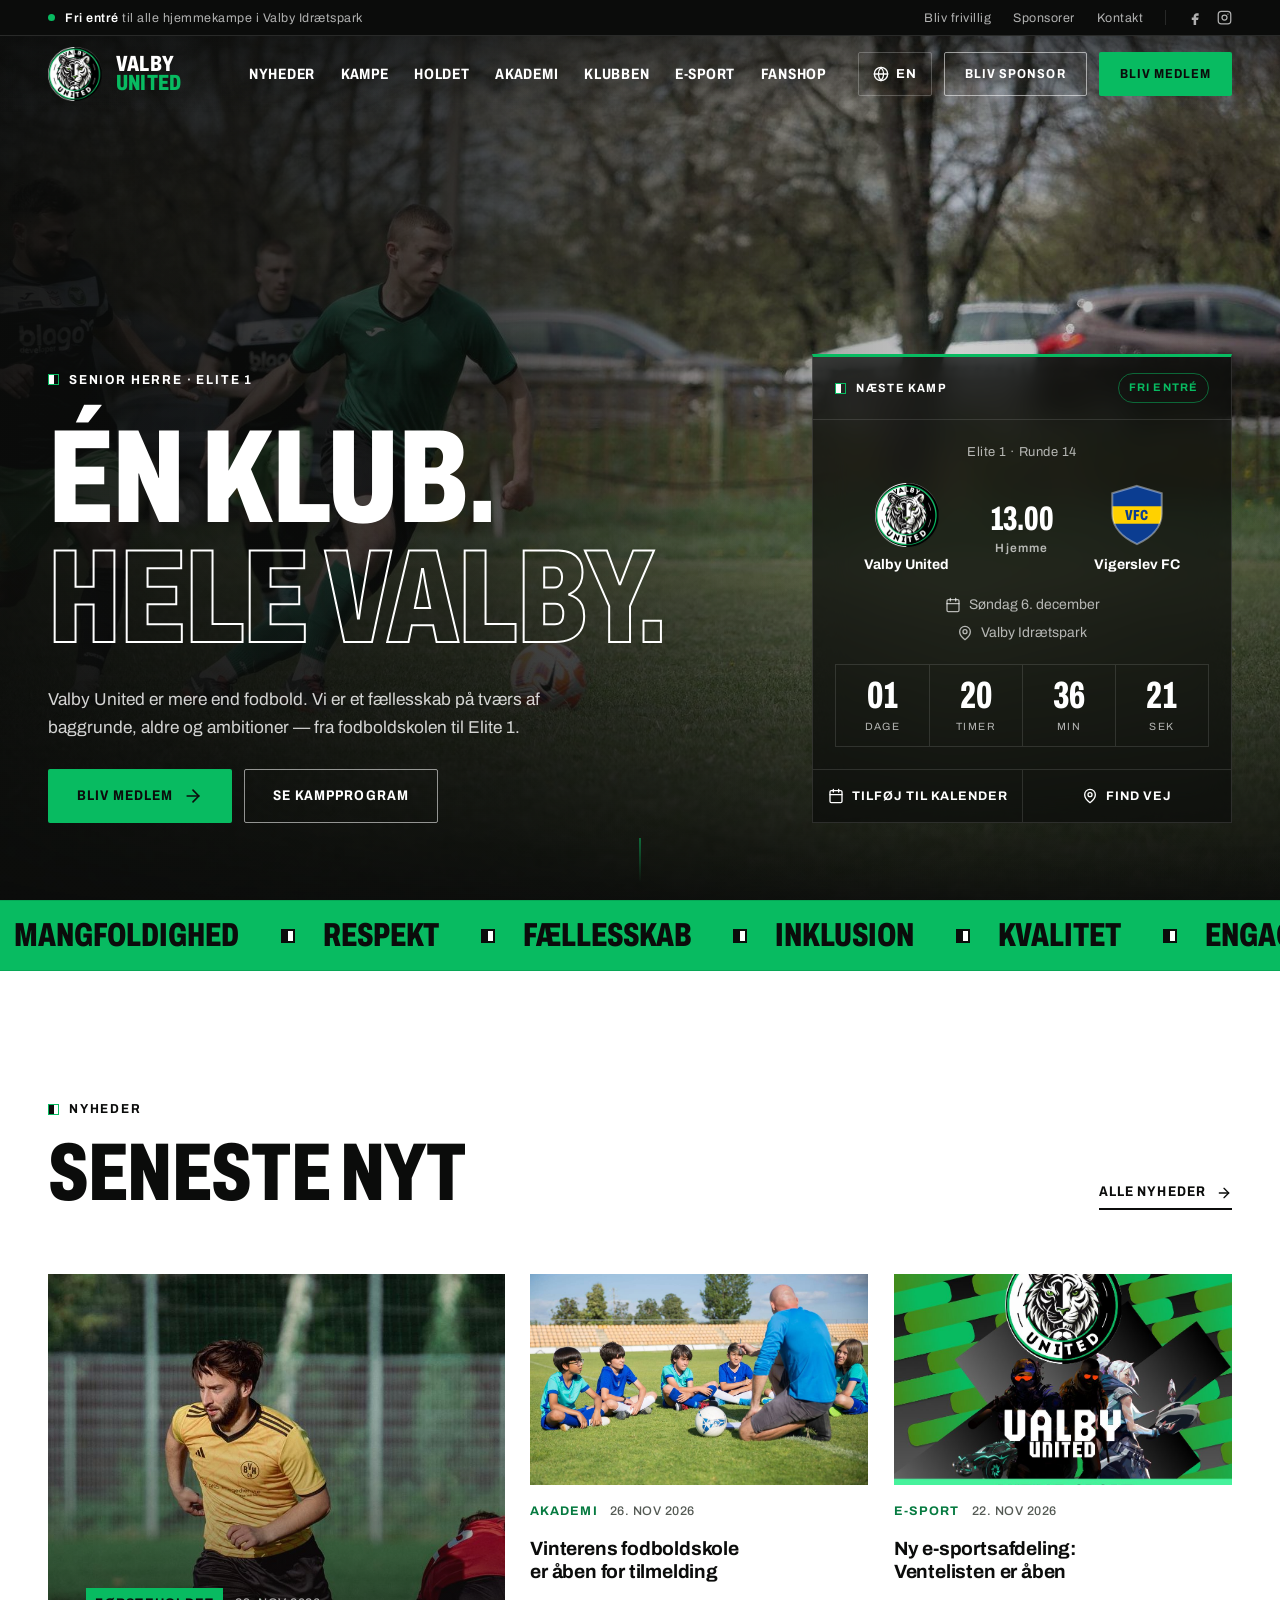
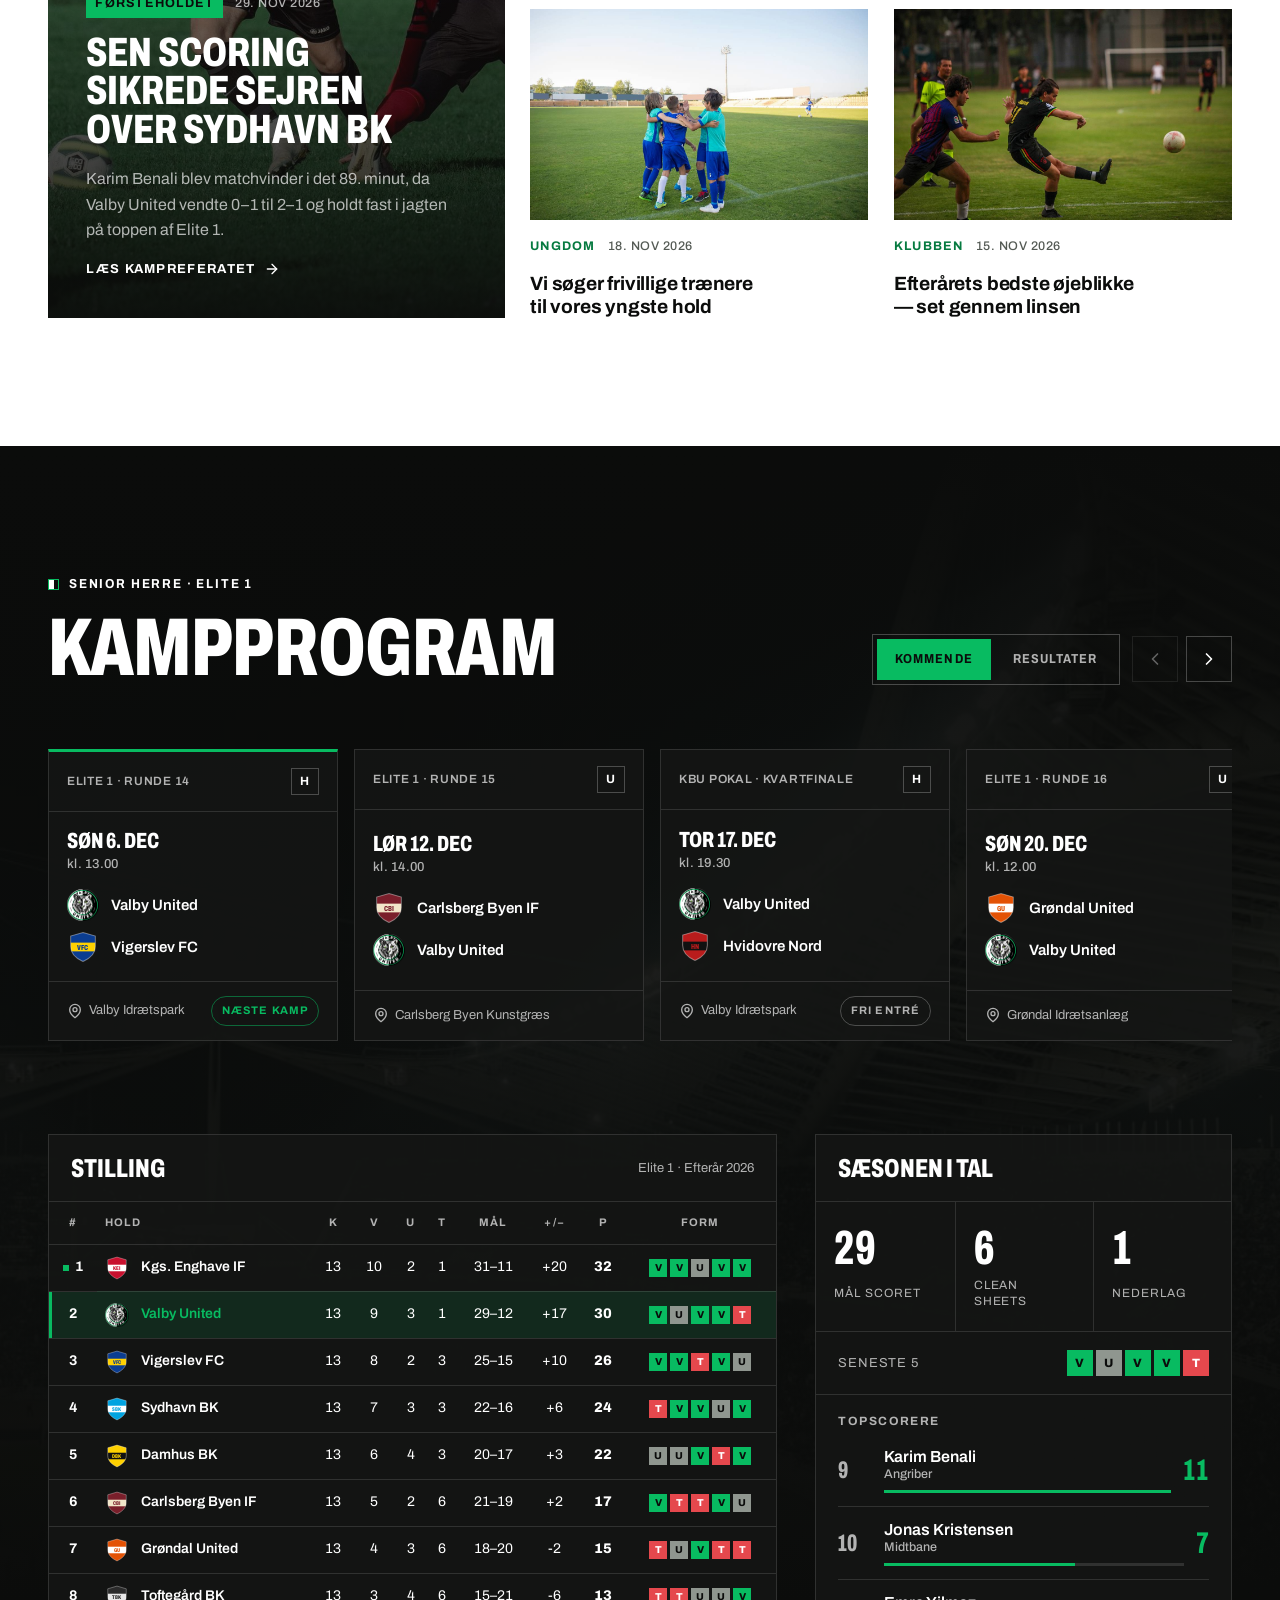
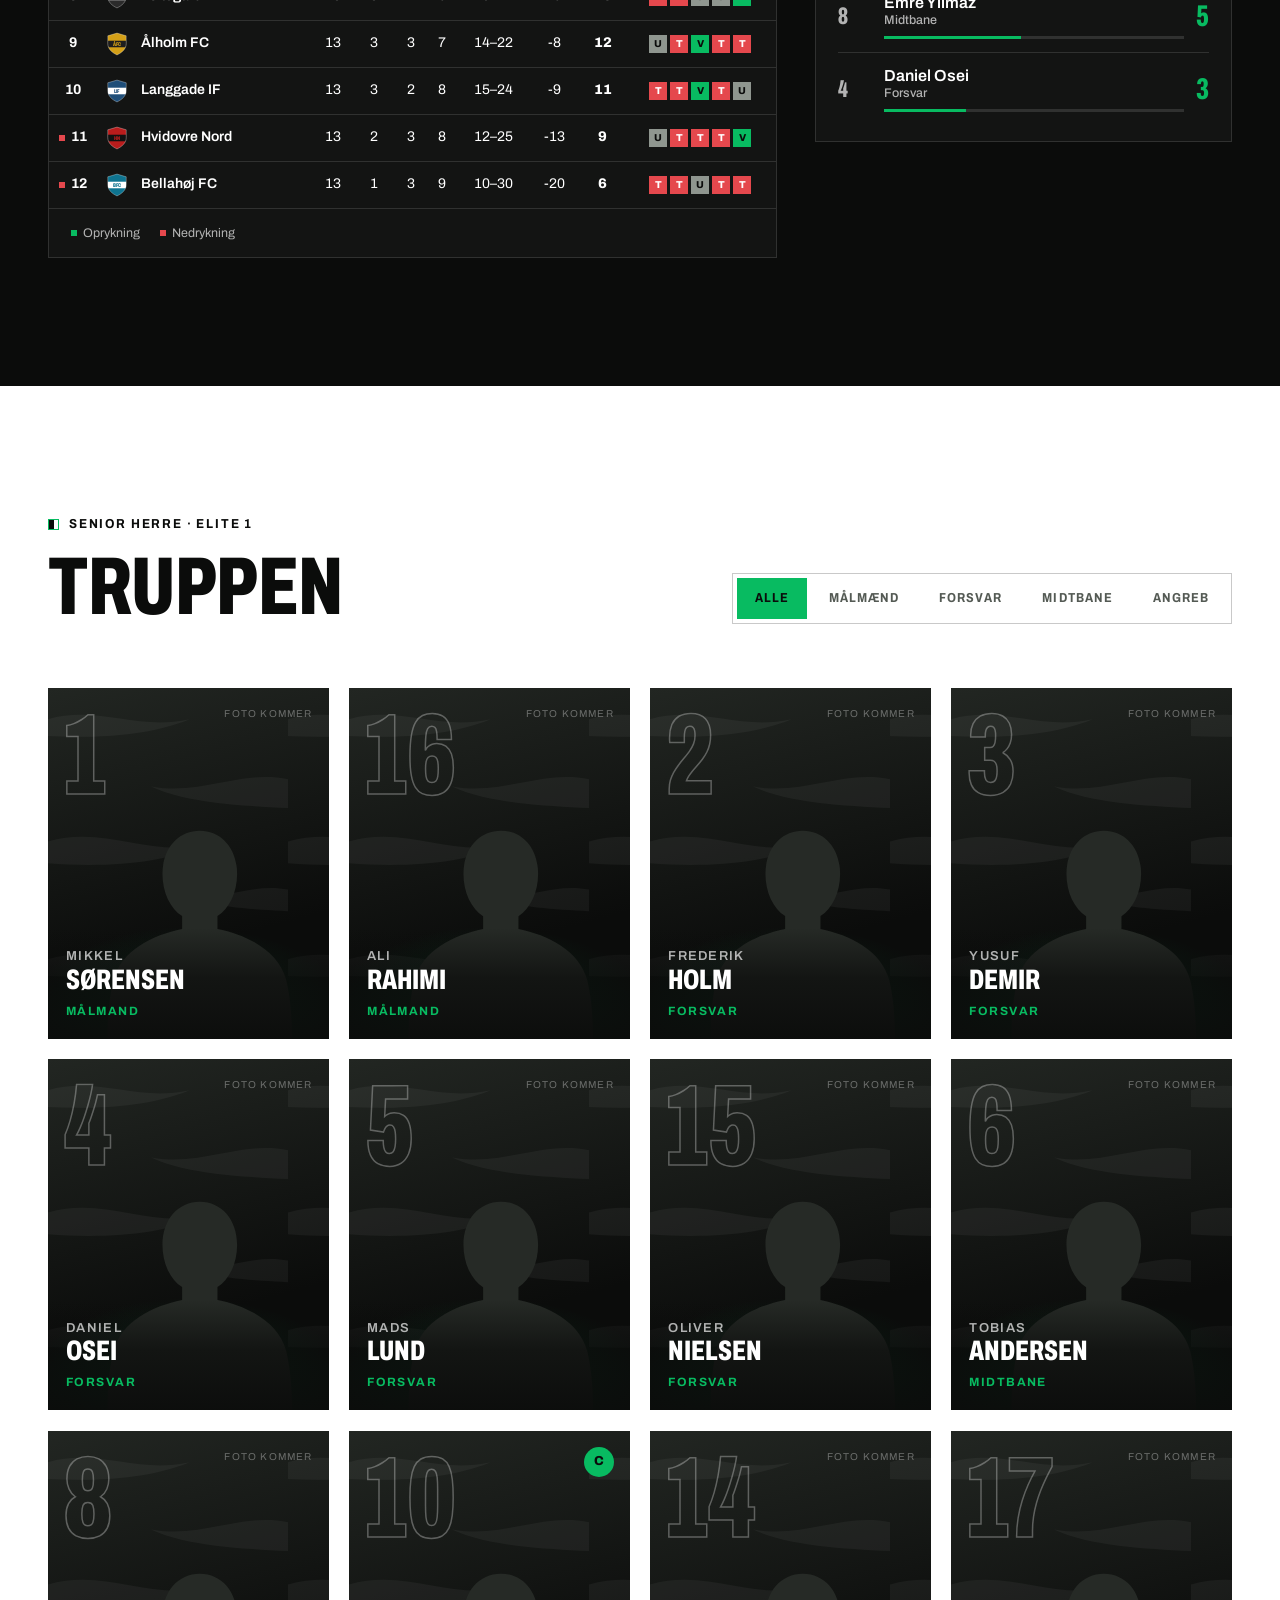
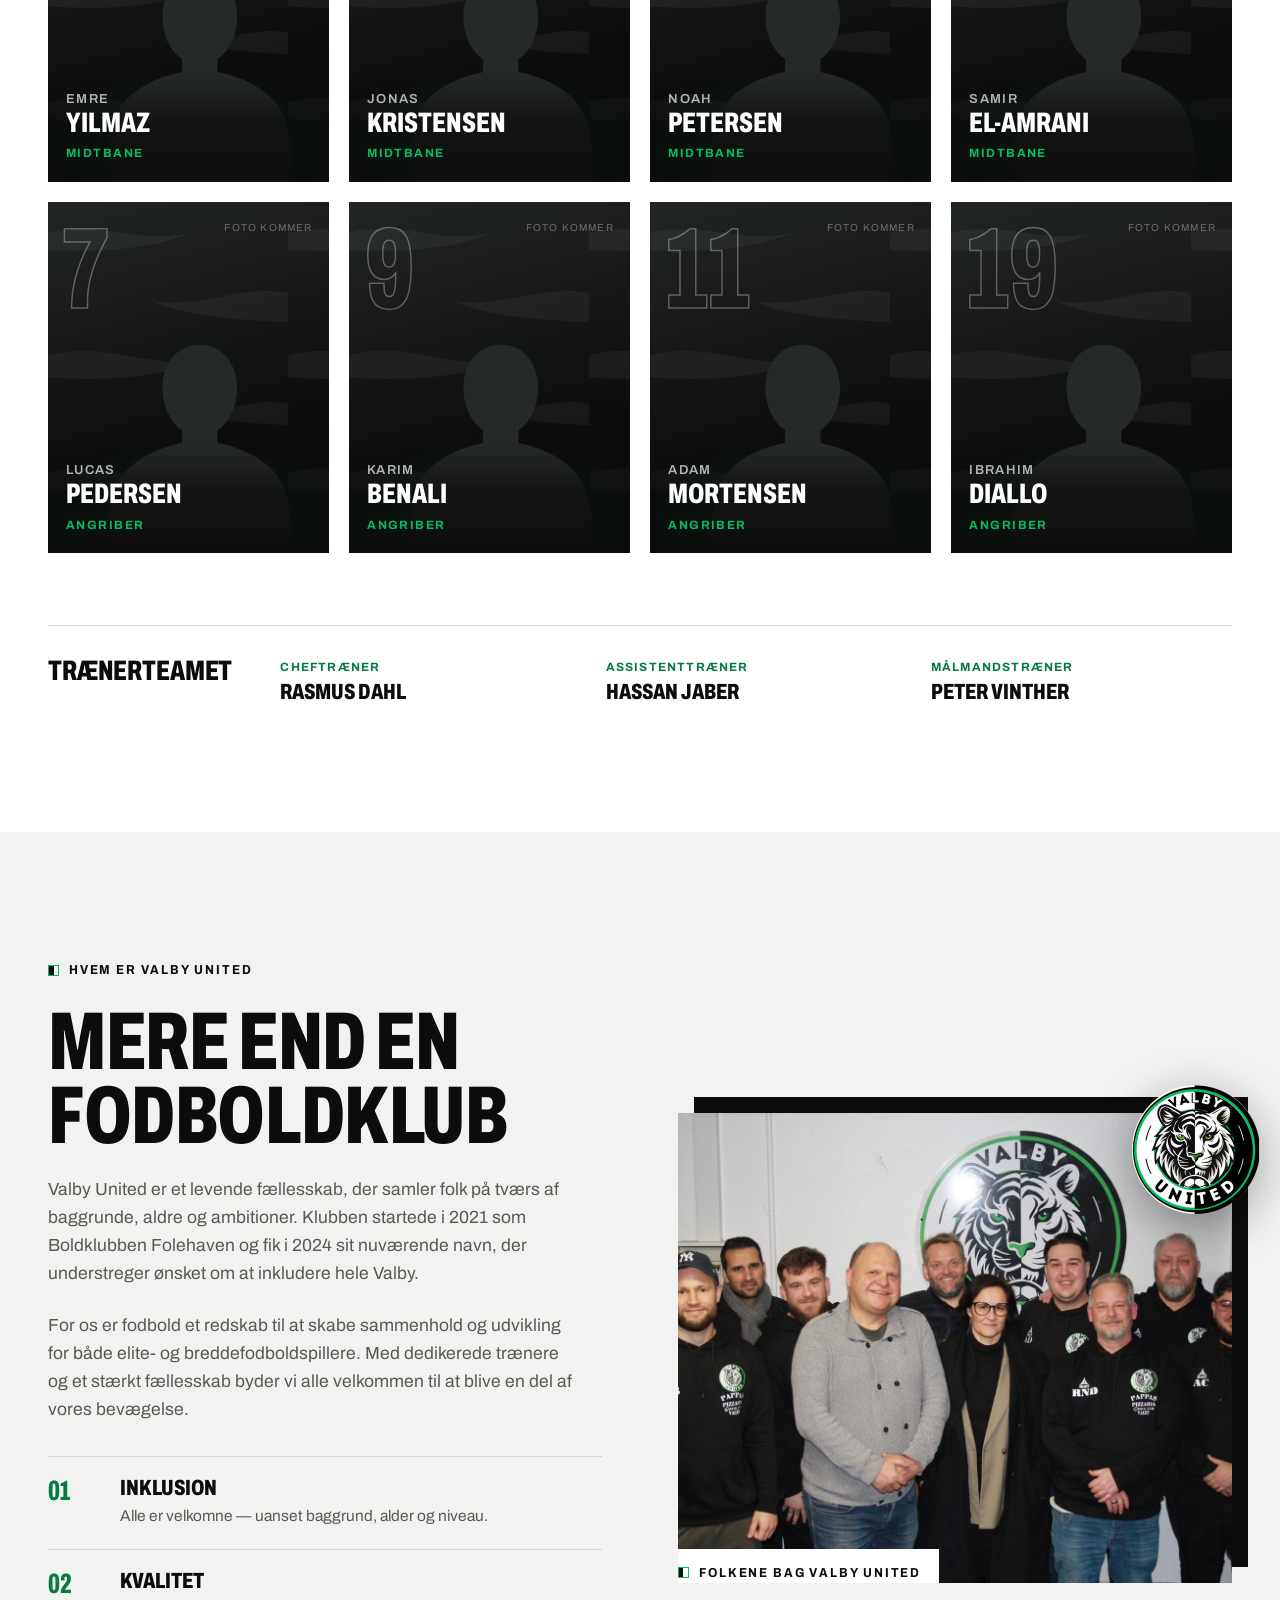
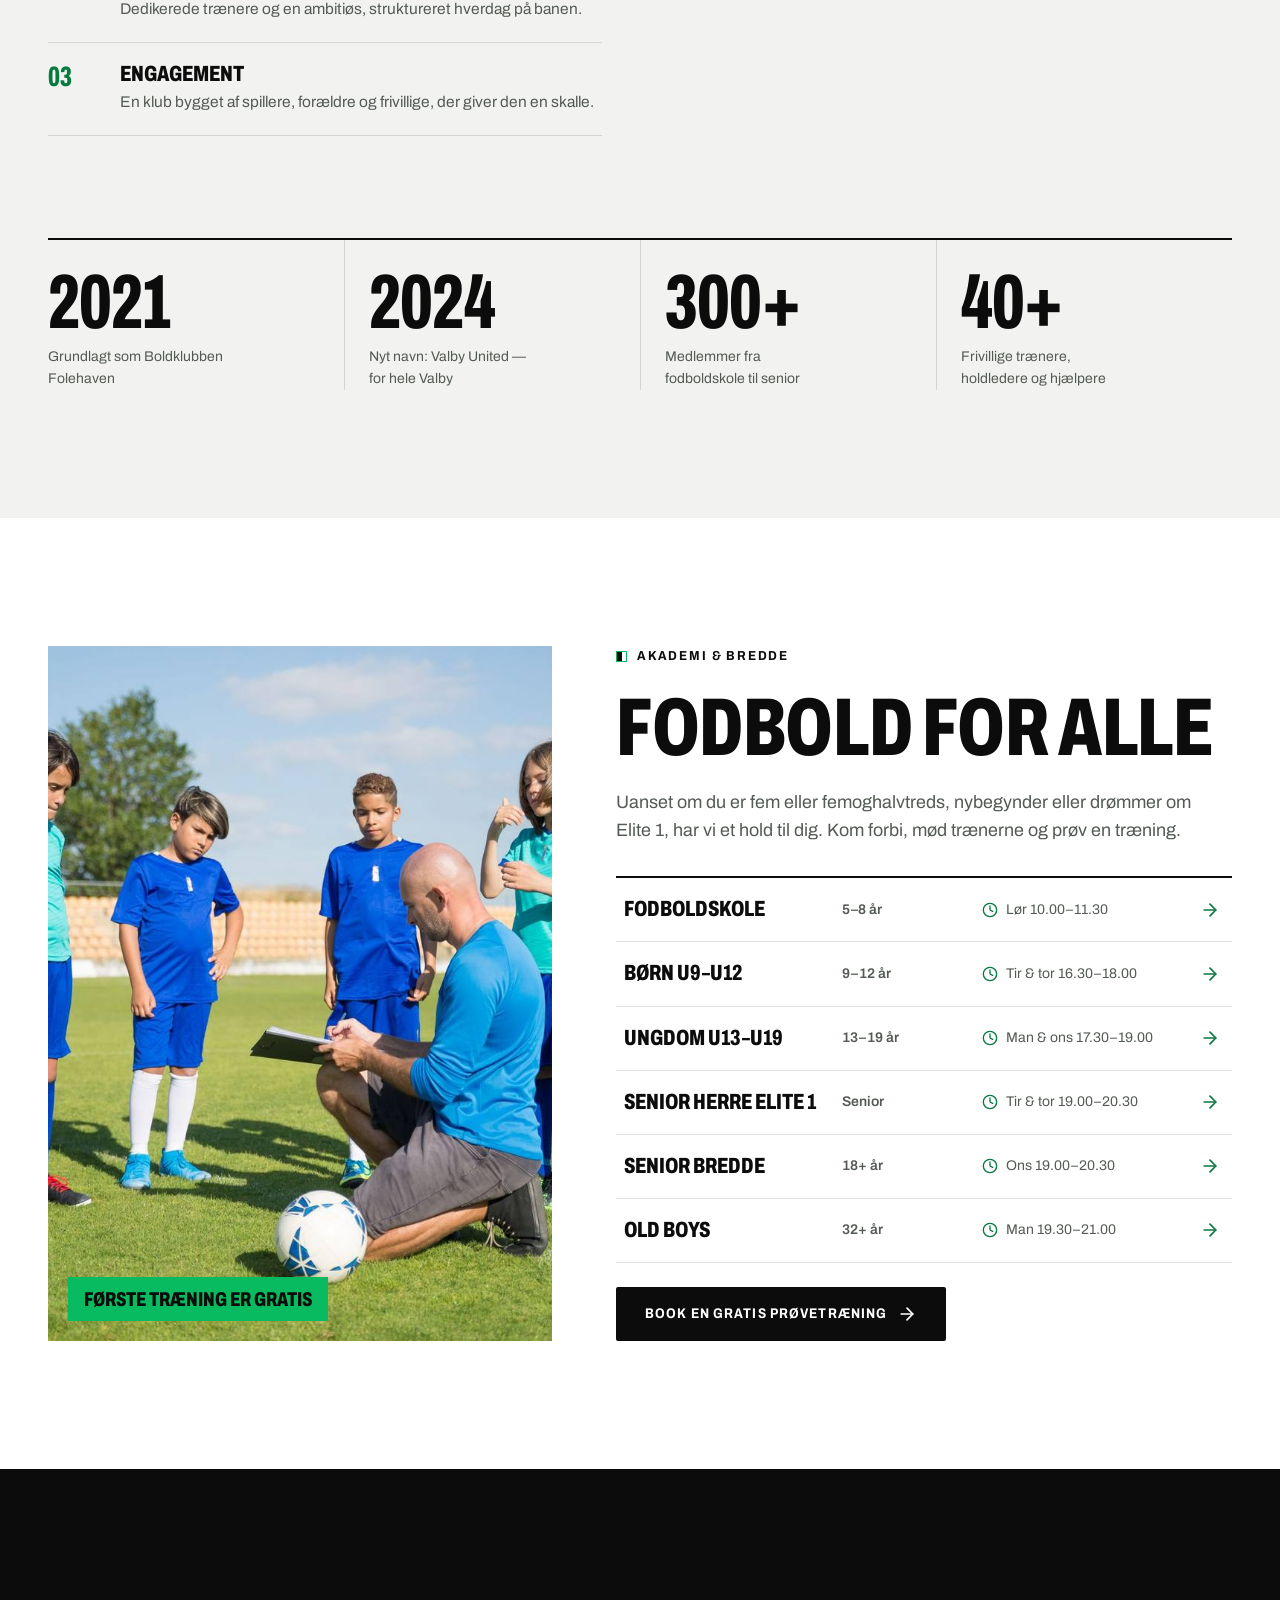
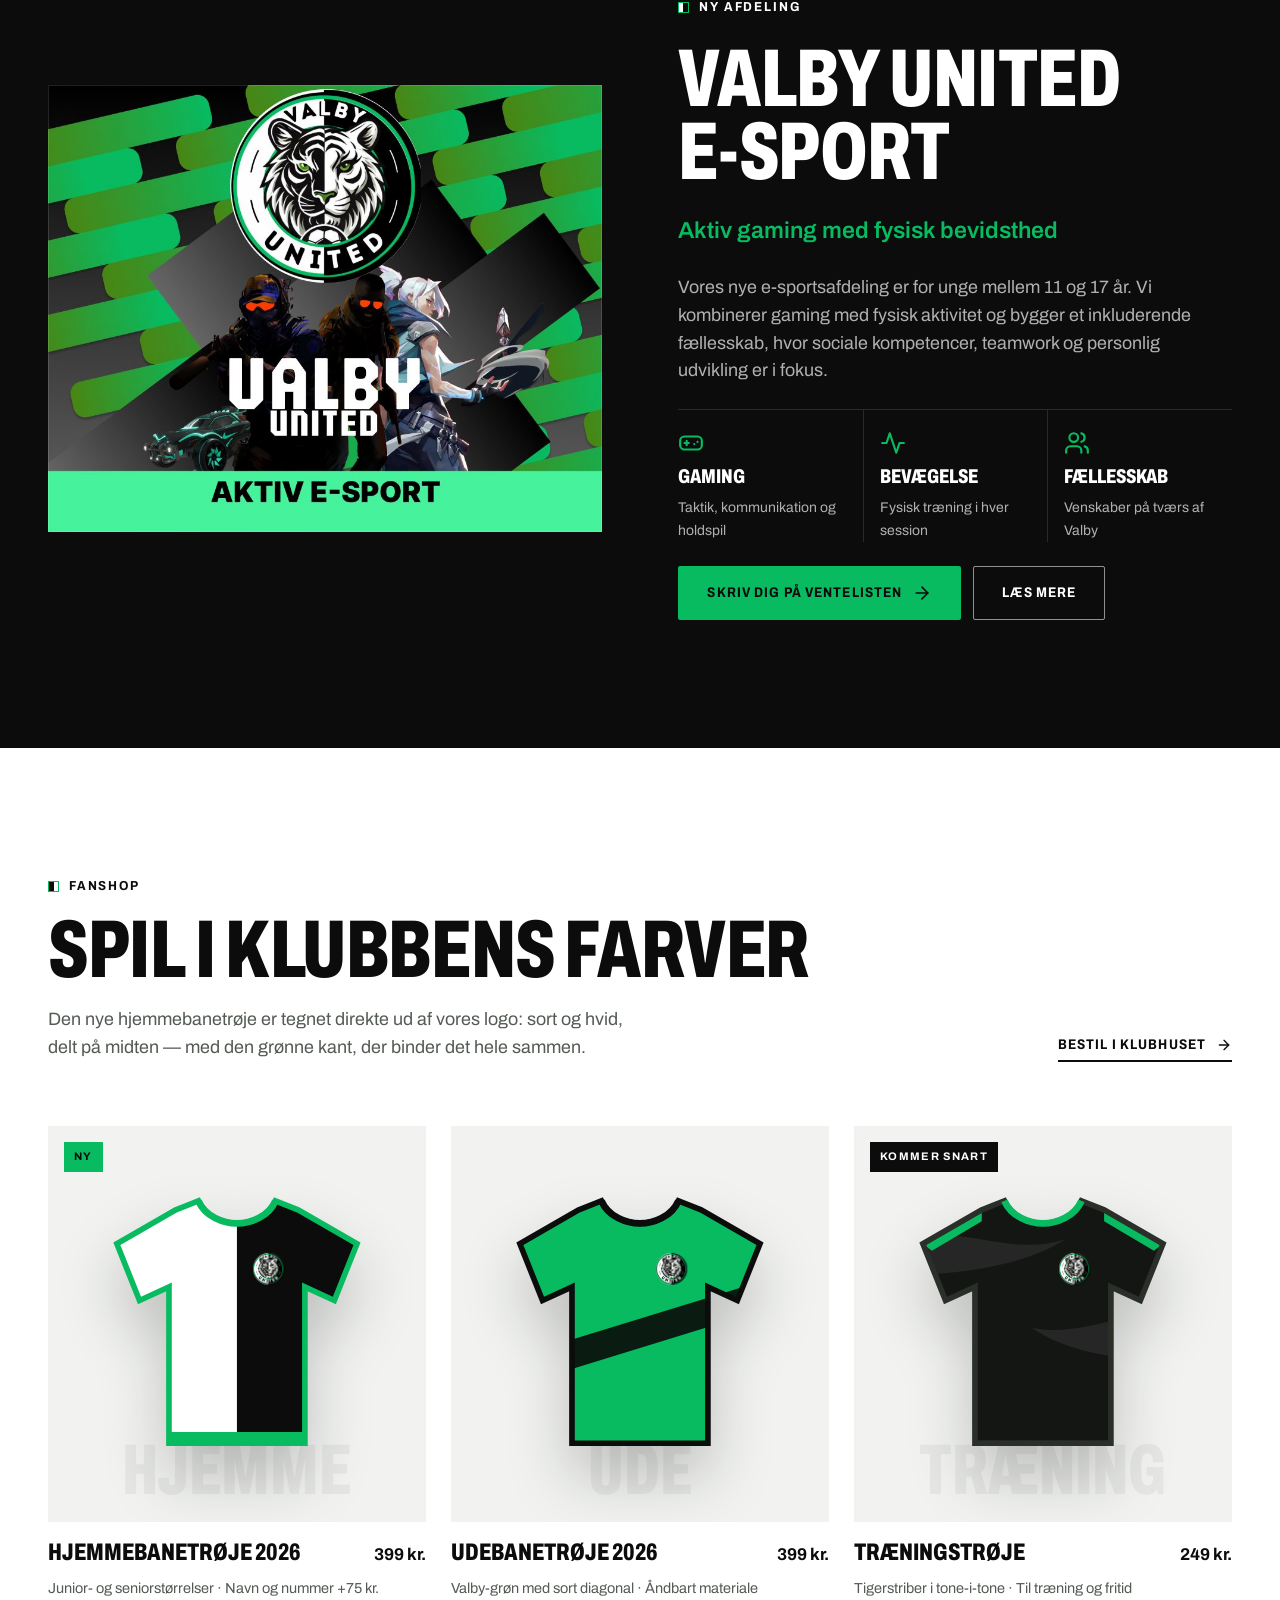
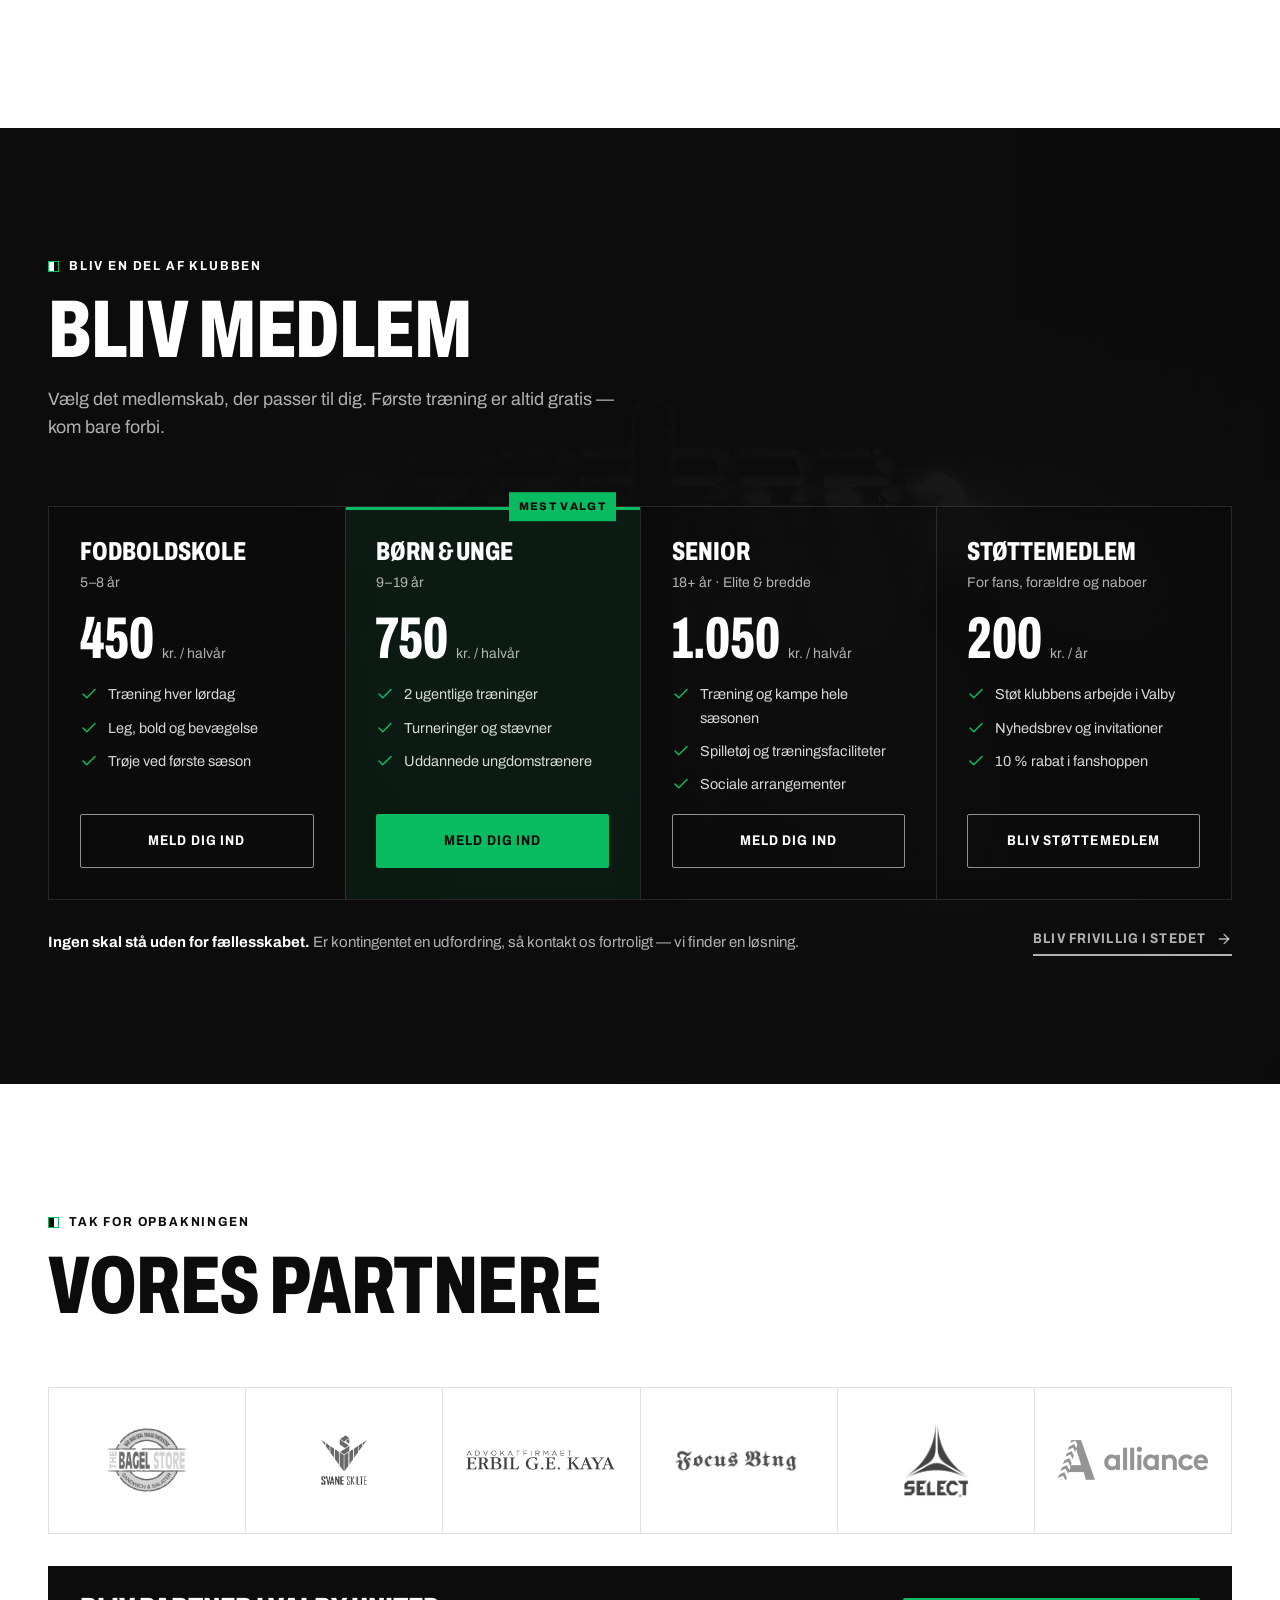
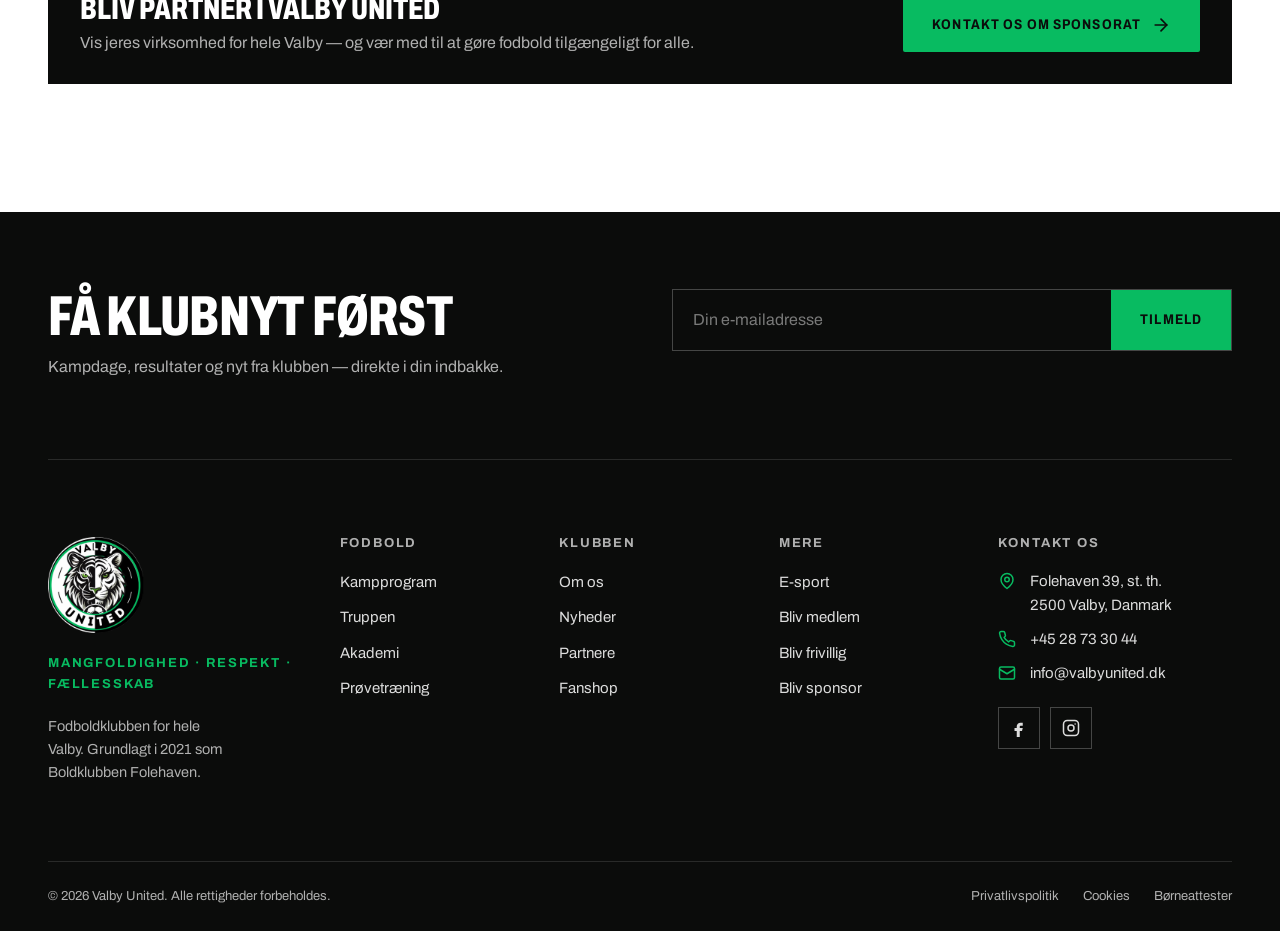
<file: valbyunited/index.html>
<!doctype html>
<html lang="da">
<head>
  <meta charset="utf-8">
  <meta name="viewport" content="width=device-width, initial-scale=1">
  <title>Valby United — Én klub. Hele Valby.</title>
  <meta name="description" content="Valby United er fodboldklubben for hele Valby. Kampprogram, nyheder, truppen, akademi, e-sport og medlemskab.">
  <meta name="theme-color" content="#0b0c0b">
  <meta property="og:type" content="website">
  <meta property="og:title" content="Valby United — Én klub. Hele Valby.">
  <meta property="og:description" content="Mangfoldighed · Respekt · Fællesskab. Fodbold for alle i Valby.">
  <meta property="og:image" content="assets/img/brand/og-image.jpg">
  <link rel="alternate" hreflang="da" href="https://valbyunited.dk/">
  <link rel="alternate" hreflang="en" href="https://valbyunited.dk/en/index.html">
  <link rel="alternate" hreflang="x-default" href="https://valbyunited.dk/">
  <link rel="icon" type="image/png" sizes="32x32" href="assets/img/brand/favicon-32.png">
  <link rel="apple-touch-icon" href="assets/img/brand/apple-touch-icon.png">
  <link rel="preload" as="image" href="assets/img/photos/hero-match.jpg" fetchpriority="high">
  <link rel="preload" href="assets/fonts/archivo-latin.woff2" as="font" type="font/woff2" crossorigin>
  <link rel="stylesheet" href="assets/css/main.css">
  <script type="application/ld+json">
  {
    "@context": "https://schema.org",
    "@type": "SportsTeam",
    "name": "Valby United",
    "sport": "Soccer",
    "foundingDate": "2021",
    "logo": "assets/img/brand/crest-512.png",
    "email": "info@valbyunited.dk",
    "telephone": "+45 28 73 30 44",
    "address": { "@type": "PostalAddress", "streetAddress": "Folehaven 39, st. th.", "postalCode": "2500", "addressLocality": "Valby", "addressCountry": "DK" },
    "sameAs": ["https://www.facebook.com/BKFvalby"]
  }
  </script>
</head>
<body>
<!-- Icon sprite -->
<svg width="0" height="0" style="position:absolute" aria-hidden="true">
  <symbol id="i-arrow" viewBox="0 0 24 24"><path d="M5 12h14"/><path d="m12 5 7 7-7 7"/></symbol>
  <symbol id="i-arrow-ur" viewBox="0 0 24 24"><path d="M7 7h10v10"/><path d="M7 17 17 7"/></symbol>
  <symbol id="i-chev-l" viewBox="0 0 24 24"><path d="m15 18-6-6 6-6"/></symbol>
  <symbol id="i-chev-r" viewBox="0 0 24 24"><path d="m9 18 6-6-6-6"/></symbol>
  <symbol id="i-cal" viewBox="0 0 24 24"><rect x="3" y="4" width="18" height="18" rx="2"/><path d="M16 2v4M8 2v4M3 10h18"/></symbol>
  <symbol id="i-pin" viewBox="0 0 24 24"><path d="M20 10c0 6-8 12-8 12S4 16 4 10a8 8 0 0 1 16 0Z"/><circle cx="12" cy="10" r="3"/></symbol>
  <symbol id="i-clock" viewBox="0 0 24 24"><circle cx="12" cy="12" r="10"/><path d="M12 6v6l4 2"/></symbol>
  <symbol id="i-phone" viewBox="0 0 24 24"><path d="M22 16.92v3a2 2 0 0 1-2.18 2 19.79 19.79 0 0 1-8.63-3.07 19.5 19.5 0 0 1-6-6 19.79 19.79 0 0 1-3.07-8.67A2 2 0 0 1 4.11 2h3a2 2 0 0 1 2 1.72c.13.96.36 1.9.7 2.81a2 2 0 0 1-.45 2.11L8.09 9.91a16 16 0 0 0 6 6l1.27-1.27a2 2 0 0 1 2.11-.45c.91.34 1.85.57 2.81.7A2 2 0 0 1 22 16.92z"/></symbol>
  <symbol id="i-mail" viewBox="0 0 24 24"><rect x="2" y="4" width="20" height="16" rx="2"/><path d="m22 7-10 6L2 7"/></symbol>
  <symbol id="i-check" viewBox="0 0 24 24"><path d="M20 6 9 17l-5-5"/></symbol>
  <symbol id="i-heart" viewBox="0 0 24 24"><path d="M19 14c1.49-1.46 3-3.21 3-5.5A5.5 5.5 0 0 0 16.5 3c-1.76 0-3 .5-4.5 2-1.5-1.5-2.74-2-4.5-2A5.5 5.5 0 0 0 2 8.5c0 2.3 1.5 4.05 3 5.5l7 7Z"/></symbol>
  <symbol id="i-game" viewBox="0 0 24 24"><rect x="2" y="6" width="20" height="12" rx="4"/><path d="M6 12h4M8 10v4M15 13h.01M18 11h.01"/></symbol>
  <symbol id="i-run" viewBox="0 0 24 24"><path d="M22 12h-4l-3 9L9 3l-3 9H2"/></symbol>
  <symbol id="i-users" viewBox="0 0 24 24"><path d="M16 21v-2a4 4 0 0 0-4-4H6a4 4 0 0 0-4 4v2"/><circle cx="9" cy="7" r="4"/><path d="M22 21v-2a4 4 0 0 0-3-3.87M16 3.13a4 4 0 0 1 0 7.75"/></symbol>
  <symbol id="i-plus" viewBox="0 0 24 24"><path d="M12 5v14M5 12h14"/></symbol>
  <symbol id="i-globe" viewBox="0 0 24 24"><circle cx="12" cy="12" r="10"/><path d="M2 12h20M12 2a15.3 15.3 0 0 1 4 10 15.3 15.3 0 0 1-4 10 15.3 15.3 0 0 1-4-10 15.3 15.3 0 0 1 4-10z"/></symbol>
  <symbol id="i-fb" viewBox="0 0 24 24"><path d="M14 9h3V5h-3c-2.76 0-5 2.24-5 5v2H6v4h3v8h4v-8h3l1-4h-4v-2c0-.55.45-1 1-1Z"/></symbol>
  <symbol id="i-ig" viewBox="0 0 24 24"><rect x="2" y="2" width="20" height="20" rx="5"/><circle cx="12" cy="12" r="4"/><path d="M17.5 6.5h.01"/></symbol>
</svg>

<a class="skip-link" href="#main">Spring til indhold</a>

<!-- ============================== HEADER ============================== -->
<header class="site-header">
  <div class="topbar">
    <div class="container topbar__inner">
      <p class="topbar__note"><span class="live-dot" aria-hidden="true"></span><span><strong>Fri entré</strong> til alle hjemmekampe<span class="hide-mobile"> i Valby Idrætspark</span></span></p>
      <div class="topbar__links">
        <a href="#medlem">Bliv frivillig</a>
        <a href="#partnere">Sponsorer</a>
        <a href="#kontakt">Kontakt</a>
        <div class="topbar__social">
          <a href="https://www.facebook.com/BKFvalby" target="_blank" rel="noopener" aria-label="Facebook"><svg class="i i--fill"><use href="#i-fb"/></svg></a>
          <a href="#" aria-label="Instagram"><svg class="i"><use href="#i-ig"/></svg></a>
        </div>
      </div>
    </div>
  </div>
  <div class="navbar">
    <div class="container navbar__inner">
      <a class="brand" href="index.html" aria-label="Valby United — forside">
        <img class="brand__crest" src="assets/img/brand/crest-128.png" width="54" height="54" alt="Valby United logo">
        <span class="brand__word" aria-hidden="true"><span>Valby</span><span>United</span></span>
      </a>
      <nav class="nav" aria-label="Hovedmenu">
        <ul class="nav__list">
          <li><a class="nav__link" href="#nyheder">Nyheder</a></li>
          <li><a class="nav__link" href="#kampe">Kampe</a></li>
          <li><a class="nav__link" href="#holdet">Holdet</a></li>
          <li><a class="nav__link" href="#akademi">Akademi</a></li>
          <li><a class="nav__link" href="#klubben">Klubben</a></li>
          <li><a class="nav__link" href="esport.html">E-sport</a></li>
          <li><a class="nav__link" href="#shop">Fanshop</a></li>
        </ul>
      </nav>
      <div class="nav__cta">
        <a class="nav-lang" href="en/index.html" hreflang="en" lang="en" data-lang-switch title="English version"><svg class="i i--sm"><use href="#i-globe"/></svg>EN</a>
        <a class="btn btn--outline-light btn--sm" href="#partnere">Bliv sponsor</a>
        <a class="btn btn--primary btn--sm" href="#medlem">Bliv medlem</a>
        <button class="burger" type="button" aria-controls="mobile-menu" aria-expanded="false" aria-label="Åbn menu"><span></span></button>
      </div>
    </div>
  </div>
</header>

<div class="mobile-menu" id="mobile-menu" aria-hidden="true">
  <ul class="mobile-menu__list">
    <li><a href="#nyheder">Nyheder <svg class="i"><use href="#i-arrow"/></svg></a></li>
    <li><a href="#kampe">Kampe <svg class="i"><use href="#i-arrow"/></svg></a></li>
    <li><a href="#holdet">Holdet <svg class="i"><use href="#i-arrow"/></svg></a></li>
    <li><a href="#akademi">Akademi <svg class="i"><use href="#i-arrow"/></svg></a></li>
    <li><a href="#klubben">Klubben <svg class="i"><use href="#i-arrow"/></svg></a></li>
    <li><a href="esport.html">E-sport <svg class="i"><use href="#i-arrow"/></svg></a></li>
    <li><a href="#shop">Fanshop <svg class="i"><use href="#i-arrow"/></svg></a></li>
  </ul>
  <a class="btn btn--primary btn--block" href="#medlem">Bliv medlem</a>
  <div class="mobile-menu__lang" aria-label="Sprog"><span aria-current="true">Dansk</span><a href="en/index.html" hreflang="en" lang="en" data-lang-switch>English</a></div>
  <div class="mobile-menu__foot">
    <a href="tel:+4528733044">+45 28 73 30 44</a>
    <a href="mailto:info@valbyunited.dk">info@valbyunited.dk</a>
  </div>
</div>

<main id="main">

<!-- ============================== HERO ============================== -->
<section class="hero" aria-labelledby="hero-title">
  <div class="hero__media">
    <img src="assets/img/photos/hero-match.jpg" alt="" width="2000" height="1125" fetchpriority="high">
  </div>
  <div class="container hero__grid">
    <div class="hero__copy">
      <span class="eyebrow" data-reveal>Senior Herre · Elite 1</span>
      <h1 class="display hero__title" id="hero-title" data-reveal style="--d:.08s">
        <span>Én klub.</span>
        <span class="outline">Hele Valby.</span>
      </h1>
      <p class="hero__text" data-reveal style="--d:.16s">Valby United er mere end fodbold. Vi er et fællesskab på tværs af baggrunde, aldre og ambitioner — fra fodboldskolen til Elite 1.</p>
      <div class="hero__actions" data-reveal style="--d:.24s">
        <a class="btn btn--primary" href="#medlem">Bliv medlem <svg class="i i--move"><use href="#i-arrow"/></svg></a>
        <a class="btn btn--outline-light" href="#kampe">Se kampprogram</a>
      </div>
    </div>

    <aside class="next-match" data-next-match data-reveal style="--d:.3s" aria-label="Næste kamp">
      <div class="next-match__head">
        <span class="eyebrow">Næste kamp</span>
        <span class="chip chip--green">Fri entré</span>
      </div>
      <div class="next-match__body">
        <p class="next-match__comp" data-nm-comp>Elite 1</p>
        <div class="versus">
          <div class="versus__team" data-nm-home></div>
          <div class="versus__mid" data-nm-time></div>
          <div class="versus__team" data-nm-away></div>
        </div>
        <div class="next-match__meta">
          <span><svg class="i i--sm"><use href="#i-cal"/></svg><span data-nm-date></span></span>
          <span><svg class="i i--sm"><use href="#i-pin"/></svg><span data-nm-venue></span></span>
        </div>
        <div class="countdown" role="timer" aria-label="Nedtælling til kampstart">
          <div><b data-cd-d>00</b><span>Dage</span></div>
          <div><b data-cd-h>00</b><span>Timer</span></div>
          <div><b data-cd-m>00</b><span>Min</span></div>
          <div><b data-cd-s>00</b><span>Sek</span></div>
        </div>
      </div>
      <div class="next-match__actions">
        <button type="button" data-nm-ics><svg class="i i--sm"><use href="#i-cal"/></svg>Tilføj til kalender</button>
        <a href="#" data-nm-maps target="_blank" rel="noopener"><svg class="i i--sm"><use href="#i-pin"/></svg>Find vej</a>
      </div>
    </aside>
  </div>
  <span class="hero__scroll" aria-hidden="true"></span>
</section>

<!-- Values ticker -->
<div class="ticker" aria-label="Klubbens værdier: Mangfoldighed, Respekt, Fællesskab, Inklusion, Kvalitet, Engagement">
  <div class="ticker__track" aria-hidden="true">
    <div class="ticker__group">
      <span class="ticker__item">Mangfoldighed</span><span class="ticker__item">Respekt</span><span class="ticker__item">Fællesskab</span>
      <span class="ticker__item">Inklusion</span><span class="ticker__item">Kvalitet</span><span class="ticker__item">Engagement</span>
      <span class="ticker__item">Mangfoldighed</span><span class="ticker__item">Respekt</span><span class="ticker__item">Fællesskab</span>
      <span class="ticker__item">Inklusion</span><span class="ticker__item">Kvalitet</span><span class="ticker__item">Engagement</span>
    </div>
    <div class="ticker__group">
      <span class="ticker__item">Mangfoldighed</span><span class="ticker__item">Respekt</span><span class="ticker__item">Fællesskab</span>
      <span class="ticker__item">Inklusion</span><span class="ticker__item">Kvalitet</span><span class="ticker__item">Engagement</span>
      <span class="ticker__item">Mangfoldighed</span><span class="ticker__item">Respekt</span><span class="ticker__item">Fællesskab</span>
      <span class="ticker__item">Inklusion</span><span class="ticker__item">Kvalitet</span><span class="ticker__item">Engagement</span>
    </div>
  </div>
</div>

<!-- ============================== NEWS ============================== -->
<section class="section" id="nyheder" aria-labelledby="news-title">
  <div class="container">
    <div class="section-head">
      <div class="section-head__title">
        <span class="eyebrow" data-reveal>Nyheder</span>
        <h2 class="display h-lg" id="news-title" data-reveal>Seneste nyt</h2>
      </div>
      <a class="link-arrow" href="#" data-reveal>Alle nyheder <svg class="i i--sm"><use href="#i-arrow"/></svg></a>
    </div>

    <div class="news-grid">
      <article class="news-card news-card--feature" data-reveal>
        <div class="news-card__media"><img src="assets/img/photos/news-duel.jpg" alt="To spillere i nærkamp om bolden" width="1600" height="1066" loading="lazy"></div>
        <div class="news-card__body">
          <div class="news-card__meta"><span class="news-card__cat">Førsteholdet</span><time class="news-card__date" data-news-offset="0">15. nov 2026</time></div>
          <h3 class="news-card__title"><a href="#">Sen scoring sikrede sejren over Sydhavn BK</a></h3>
          <p>Karim Benali blev matchvinder i det 89. minut, da Valby United vendte 0–1 til 2–1 og holdt fast i jagten på toppen af Elite 1.</p>
          <span class="read-more">Læs kampreferatet <svg class="i i--sm"><use href="#i-arrow"/></svg></span>
        </div>
      </article>

      <article class="news-card" data-reveal style="--d:.06s">
        <div class="news-card__media"><img src="assets/img/photos/academy-coach.jpg" alt="Træner samler en gruppe børn på banen" width="1200" height="800" loading="lazy"></div>
        <div class="news-card__meta"><span class="news-card__cat">Akademi</span><time class="news-card__date" data-news-offset="3">12. nov 2026</time></div>
        <h3 class="news-card__title"><a href="#">Vinterens fodboldskole er åben for tilmelding</a></h3>
      </article>

      <article class="news-card" data-reveal style="--d:.12s">
        <div class="news-card__media"><img src="assets/img/photos/esport-key-art.jpg" alt="Valby United E-sport plakat" width="931" height="751" loading="lazy"></div>
        <div class="news-card__meta"><span class="news-card__cat">E-sport</span><time class="news-card__date" data-news-offset="7">8. nov 2026</time></div>
        <h3 class="news-card__title"><a href="esport.html">Ny e-sportsafdeling: Ventelisten er åben</a></h3>
      </article>

      <article class="news-card" data-reveal style="--d:.18s">
        <div class="news-card__media"><img src="assets/img/photos/academy-huddle.jpg" alt="Ungdomsspillere samlet i en kreds" width="1200" height="800" loading="lazy"></div>
        <div class="news-card__meta"><span class="news-card__cat">Ungdom</span><time class="news-card__date" data-news-offset="11">4. nov 2026</time></div>
        <h3 class="news-card__title"><a href="#">Vi søger frivillige trænere til vores yngste hold</a></h3>
      </article>

      <article class="news-card" data-reveal style="--d:.24s">
        <div class="news-card__media"><img src="assets/img/photos/news-volley.jpg" alt="Spiller i sort trøje afslutter på volley" width="1200" height="800" loading="lazy"></div>
        <div class="news-card__meta"><span class="news-card__cat">Klubben</span><time class="news-card__date" data-news-offset="14">1. nov 2026</time></div>
        <h3 class="news-card__title"><a href="#">Efterårets bedste øjeblikke — set gennem linsen</a></h3>
      </article>
    </div>
  </div>
</section>

<!-- ============================== MATCH CENTRE ============================== -->
<section class="section section--dark matchcentre" id="kampe" aria-labelledby="mc-title">
  <div class="matchcentre__bg" aria-hidden="true"><img src="assets/img/photos/stadium-night.jpg" alt="" loading="lazy" width="2000" height="1125"></div>
  <div class="container">
    <div class="section-head">
      <div class="section-head__title">
        <span class="eyebrow" data-reveal>Senior Herre · Elite 1</span>
        <h2 class="display h-lg" id="mc-title" data-reveal>Kampprogram</h2>
      </div>
      <div style="display:flex;gap:12px;flex-wrap:wrap;align-items:center" data-reveal>
        <div class="tabs" role="tablist" aria-label="Vis kampe" data-tabs="fixtures">
          <button class="tab" role="tab" aria-selected="true" data-value="upcoming">Kommende</button>
          <button class="tab" role="tab" aria-selected="false" tabindex="-1" data-value="results">Resultater</button>
        </div>
        <div class="fixtures-controls">
          <button class="icon-btn" type="button" data-fx-prev aria-label="Forrige kampe"><svg class="i"><use href="#i-chev-l"/></svg></button>
          <button class="icon-btn" type="button" data-fx-next aria-label="Næste kampe"><svg class="i"><use href="#i-chev-r"/></svg></button>
        </div>
      </div>
    </div>

    <div class="fixtures-wrap" data-reveal>
      <div class="fixtures" data-fixtures aria-live="polite"></div>
    </div>

    <div class="mc-grid">
      <div class="panel" data-reveal>
        <div class="panel__head">
          <h3 class="panel__title">Stilling</h3>
          <span class="panel__sub">Elite 1 · Efterår 2026</span>
        </div>
        <div class="table-scroll">
          <table class="league">
            <caption class="sr-only">Stilling i Elite 1</caption>
            <thead>
              <tr>
                <th scope="col">#</th><th scope="col">Hold</th><th scope="col" title="Kampe">K</th>
                <th scope="col" class="hide-sm" title="Vundet">V</th><th scope="col" class="hide-sm" title="Uafgjort">U</th><th scope="col" class="hide-sm" title="Tabt">T</th>
                <th scope="col" class="hide-sm">Mål</th><th scope="col" title="Målforskel">+/−</th><th scope="col" title="Point">P</th><th scope="col" class="hide-sm">Form</th>
              </tr>
            </thead>
            <tbody data-league></tbody>
          </table>
        </div>
        <div class="legend"><span><i class="zone zone--up"></i>Oprykning</span><span><i class="zone zone--down"></i>Nedrykning</span></div>
      </div>

      <div class="panel stats-panel" data-stats data-reveal style="--d:.1s">
        <div class="panel__head">
          <h3 class="panel__title">Sæsonen i tal</h3>
        </div>
        <div class="stat-tiles">
          <div class="stat-tile"><b data-stat-goals>0</b><span>Mål scoret</span></div>
          <div class="stat-tile"><b data-stat-cs>0</b><span>Clean sheets</span></div>
          <div class="stat-tile"><b data-stat-losses>0</b><span>Nederlag</span></div>
        </div>
        <div class="form-row"><span>Seneste 5</span><span class="form" data-stat-form></span></div>
        <div class="scorers">
          <h4>Topscorere</h4>
          <div data-scorers></div>
        </div>
      </div>
    </div>
  </div>
</section>

<!-- ============================== SQUAD ============================== -->
<section class="section" id="holdet" aria-labelledby="squad-title">
  <div class="container">
    <div class="section-head">
      <div class="section-head__title">
        <span class="eyebrow" data-reveal>Senior Herre · Elite 1</span>
        <h2 class="display h-lg" id="squad-title" data-reveal>Truppen</h2>
      </div>
      <div class="tabs tabs--light squad-filters" role="tablist" aria-label="Filtrér efter position" data-tabs="squad" data-reveal>
        <button class="tab" role="tab" aria-selected="true" data-value="all">Alle</button>
        <button class="tab" role="tab" aria-selected="false" tabindex="-1" data-value="GK">Målmænd</button>
        <button class="tab" role="tab" aria-selected="false" tabindex="-1" data-value="DF">Forsvar</button>
        <button class="tab" role="tab" aria-selected="false" tabindex="-1" data-value="MF">Midtbane</button>
        <button class="tab" role="tab" aria-selected="false" tabindex="-1" data-value="FW">Angreb</button>
      </div>
    </div>

    <div class="squad-grid" data-squad data-reveal></div>

    <div class="staff" data-reveal>
      <h3 class="display h-sm">Trænerteamet</h3>
      <div class="staff__list" data-staff></div>
    </div>
  </div>
</section>

<!-- ============================== CLUB ============================== -->
<section class="section section--tint" id="klubben" aria-labelledby="club-title">
  <div class="container">
    <div class="about">
      <div class="about__copy">
        <span class="eyebrow" data-reveal>Hvem er Valby United</span>
        <h2 class="display h-lg" id="club-title" data-reveal>Mere end en fodboldklub</h2>
        <p data-reveal>Valby United er et levende fællesskab, der samler folk på tværs af baggrunde, aldre og ambitioner. Klubben startede i 2021 som Boldklubben Folehaven og fik i 2024 sit nuværende navn, der understreger ønsket om at inkludere hele Valby.</p>
        <p data-reveal>For os er fodbold et redskab til at skabe sammenhold og udvikling for både elite- og breddefodboldspillere. Med dedikerede trænere og et stærkt fællesskab byder vi alle velkommen til at blive en del af vores bevægelse.</p>
        <div class="values" data-reveal>
          <div class="value"><span class="value__no">01</span><div><h3>Inklusion</h3><p>Alle er velkomne — uanset baggrund, alder og niveau.</p></div></div>
          <div class="value"><span class="value__no">02</span><div><h3>Kvalitet</h3><p>Dedikerede trænere og en ambitiøs, struktureret hverdag på banen.</p></div></div>
          <div class="value"><span class="value__no">03</span><div><h3>Engagement</h3><p>En klub bygget af spillere, forældre og frivillige, der giver den en skalle.</p></div></div>
        </div>
      </div>
      <div class="about__media" data-reveal style="--d:.1s">
        <figure>
          <img src="assets/img/photos/club-people.jpg" alt="Folk fra Valby United samlet foran klubbens logo i klubhuset" width="1440" height="960" loading="lazy">
          <figcaption><span class="eyebrow">Folkene bag Valby United</span></figcaption>
        </figure>
        <img class="about__badge" src="assets/img/brand/crest-256.png" alt="" width="132" height="133" loading="lazy">
      </div>
    </div>

    <div class="facts">
      <div class="fact" data-reveal><b>2021</b><span>Grundlagt som Boldklubben Folehaven</span></div>
      <div class="fact" data-reveal style="--d:.06s"><b>2024</b><span>Nyt navn: Valby United — for hele Valby</span></div>
      <div class="fact" data-reveal style="--d:.12s"><b>300+</b><span>Medlemmer fra fodboldskole til senior</span></div>
      <div class="fact" data-reveal style="--d:.18s"><b>40+</b><span>Frivillige trænere, holdledere og hjælpere</span></div>
    </div>
  </div>
</section>

<!-- ============================== ACADEMY ============================== -->
<section class="section" id="akademi" aria-labelledby="academy-title">
  <div class="container academy">
    <div class="academy__media" data-reveal>
      <img src="assets/img/photos/academy-session.jpg" alt="Træner gennemgår øvelser med en gruppe unge spillere" width="1400" height="933" loading="lazy">
      <span class="tag">Første træning er gratis</span>
    </div>
    <div class="academy__copy">
      <span class="eyebrow" data-reveal>Akademi &amp; bredde</span>
      <h2 class="display h-lg" id="academy-title" data-reveal>Fodbold for alle</h2>
      <p class="lead" data-reveal>Uanset om du er fem eller femoghalvtreds, nybegynder eller drømmer om Elite 1, har vi et hold til dig. Kom forbi, mød trænerne og prøv en træning.</p>
      <div class="teams" data-reveal>
        <a class="team-row" href="#medlem">
          <span class="team-row__name">Fodboldskole</span><span class="team-row__age">5–8 år</span>
          <span class="team-row__time"><svg class="i i--sm"><use href="#i-clock"/></svg>Lør 10.00–11.30</span>
          <svg class="i team-row__go"><use href="#i-arrow"/></svg>
        </a>
        <a class="team-row" href="#medlem">
          <span class="team-row__name">Børn U9–U12</span><span class="team-row__age">9–12 år</span>
          <span class="team-row__time"><svg class="i i--sm"><use href="#i-clock"/></svg>Tir &amp; tor 16.30–18.00</span>
          <svg class="i team-row__go"><use href="#i-arrow"/></svg>
        </a>
        <a class="team-row" href="#medlem">
          <span class="team-row__name">Ungdom U13–U19</span><span class="team-row__age">13–19 år</span>
          <span class="team-row__time"><svg class="i i--sm"><use href="#i-clock"/></svg>Man &amp; ons 17.30–19.00</span>
          <svg class="i team-row__go"><use href="#i-arrow"/></svg>
        </a>
        <a class="team-row" href="#medlem">
          <span class="team-row__name">Senior Herre Elite 1</span><span class="team-row__age">Senior</span>
          <span class="team-row__time"><svg class="i i--sm"><use href="#i-clock"/></svg>Tir &amp; tor 19.00–20.30</span>
          <svg class="i team-row__go"><use href="#i-arrow"/></svg>
        </a>
        <a class="team-row" href="#medlem">
          <span class="team-row__name">Senior bredde</span><span class="team-row__age">18+ år</span>
          <span class="team-row__time"><svg class="i i--sm"><use href="#i-clock"/></svg>Ons 19.00–20.30</span>
          <svg class="i team-row__go"><use href="#i-arrow"/></svg>
        </a>
        <a class="team-row" href="#medlem">
          <span class="team-row__name">Old Boys</span><span class="team-row__age">32+ år</span>
          <span class="team-row__time"><svg class="i i--sm"><use href="#i-clock"/></svg>Man 19.30–21.00</span>
          <svg class="i team-row__go"><use href="#i-arrow"/></svg>
        </a>
      </div>
      <div data-reveal><a class="btn btn--dark" href="mailto:info@valbyunited.dk?subject=Pr%C3%B8vetr%C3%A6ning">Book en gratis prøvetræning <svg class="i i--move"><use href="#i-arrow"/></svg></a></div>
    </div>
  </div>
</section>

<!-- ============================== E-SPORT ============================== -->
<section class="section section--dark" id="esport" aria-labelledby="esport-title">
  <div class="container esport">
    <div class="esport__media" data-reveal>
      <img src="assets/img/photos/esport-key-art.jpg" alt="Valby United E-sport — aktiv e-sport" width="931" height="751" loading="lazy">
    </div>
    <div class="esport__copy">
      <span class="eyebrow" data-reveal>Ny afdeling</span>
      <h2 class="display h-lg" id="esport-title" data-reveal>Valby United E-sport</h2>
      <p class="esport__sub" data-reveal>Aktiv gaming med fysisk bevidsthed</p>
      <p class="lead" data-reveal>Vores nye e-sportsafdeling er for unge mellem 11 og 17 år. Vi kombinerer gaming med fysisk aktivitet og bygger et inkluderende fællesskab, hvor sociale kompetencer, teamwork og personlig udvikling er i fokus.</p>
      <div class="pillars" data-reveal>
        <div class="pillar"><svg class="i"><use href="#i-game"/></svg><b>Gaming</b><span>Taktik, kommunikation og holdspil</span></div>
        <div class="pillar"><svg class="i"><use href="#i-run"/></svg><b>Bevægelse</b><span>Fysisk træning i hver session</span></div>
        <div class="pillar"><svg class="i"><use href="#i-users"/></svg><b>Fællesskab</b><span>Venskaber på tværs af Valby</span></div>
      </div>
      <div class="hero__actions" data-reveal>
        <a class="btn btn--primary" href="esport.html#venteliste">Skriv dig på ventelisten <svg class="i i--move"><use href="#i-arrow"/></svg></a>
        <a class="btn btn--outline-light" href="esport.html">Læs mere</a>
      </div>
    </div>
  </div>
</section>

<!-- ============================== KITS ============================== -->
<section class="section" id="shop" aria-labelledby="shop-title">
  <svg width="0" height="0" style="position:absolute" aria-hidden="true">
    <defs>
      <path id="jersey" d="M66 14 86 6c6 14 22 20 34 20s28-6 34-20l20 8 52 30-20 50-26-12v138H60V82L34 94 14 44Z"/>
      <clipPath id="jersey-clip"><use href="#jersey"/></clipPath>
    </defs>
  </svg>
  <div class="container">
    <div class="section-head">
      <div class="section-head__title">
        <span class="eyebrow" data-reveal>Fanshop</span>
        <h2 class="display h-lg" id="shop-title" data-reveal>Spil i klubbens farver</h2>
        <p class="lead" data-reveal>Den nye hjemmebanetrøje er tegnet direkte ud af vores logo: sort og hvid, delt på midten — med den grønne kant, der binder det hele sammen.</p>
      </div>
      <a class="link-arrow" href="mailto:info@valbyunited.dk?subject=Fanshop" data-reveal>Bestil i klubhuset <svg class="i i--sm"><use href="#i-arrow"/></svg></a>
    </div>

    <div class="kits">
      <article class="kit" data-reveal>
        <div class="kit__stage" data-label="Hjemme">
          <span class="kit__badge kit__badge--green">Ny</span>
          <svg viewBox="0 0 240 230" role="img" aria-label="Hjemmebanetrøje, delt sort og hvid med grøn kant">
            <g clip-path="url(#jersey-clip)">
              <rect width="240" height="230" fill="#fff"/>
              <rect x="120" width="120" height="230" fill="#0b0c0b"/>
              <path d="M60 210h120v10H60z" fill="#08bb61"/>
            </g>
            <use href="#jersey" fill="none" stroke="#08bb61" stroke-width="5"/>
            <path d="M86 6c6 14 22 20 34 20s28-6 34-20" fill="none" stroke="#08bb61" stroke-width="6"/>
            <image href="assets/img/brand/crest-64.png" x="134" y="52" width="28" height="28"/>
          </svg>
        </div>
        <div class="kit__row"><h3 class="kit__name">Hjemmebanetrøje 2026</h3><span class="kit__price">399 kr.</span></div>
        <p class="kit__desc">Junior- og seniorstørrelser · Navn og nummer +75 kr.</p>
      </article>

      <article class="kit" data-reveal style="--d:.08s">
        <div class="kit__stage" data-label="Ude">
          <svg viewBox="0 0 240 230" role="img" aria-label="Udebanetrøje i grøn med sorte detaljer">
            <g clip-path="url(#jersey-clip)">
              <rect width="240" height="230" fill="#08bb61"/>
              <path d="M-10 150 250 70v26L-10 176z" fill="#0b0c0b" opacity=".9"/>
            </g>
            <use href="#jersey" fill="none" stroke="#0b0c0b" stroke-width="5"/>
            <path d="M86 6c6 14 22 20 34 20s28-6 34-20" fill="none" stroke="#0b0c0b" stroke-width="6"/>
            <image href="assets/img/brand/crest-64.png" x="134" y="52" width="28" height="28"/>
          </svg>
        </div>
        <div class="kit__row"><h3 class="kit__name">Udebanetrøje 2026</h3><span class="kit__price">399 kr.</span></div>
        <p class="kit__desc">Valby-grøn med sort diagonal · Åndbart materiale</p>
      </article>

      <article class="kit" data-reveal style="--d:.16s">
        <div class="kit__stage" data-label="Træning">
          <span class="kit__badge">Kommer snart</span>
          <svg viewBox="0 0 240 230" role="img" aria-label="Sort træningstrøje med grønne striber">
            <g clip-path="url(#jersey-clip)">
              <rect width="240" height="230" fill="#141614"/>
              <path d="M0 40c50-14 90 16 140 0-38 24-90 30-140 32zM240 110c-46-12-82 18-130 8 34 24 86 28 130 32z" fill="#fff" opacity=".07"/>
              <path d="M14 44 66 14v10L22 50zM226 44 174 14v10l44 26z" fill="#08bb61"/>
            </g>
            <use href="#jersey" fill="none" stroke="#2a2f2a" stroke-width="5"/>
            <path d="M86 6c6 14 22 20 34 20s28-6 34-20" fill="none" stroke="#08bb61" stroke-width="6"/>
            <image href="assets/img/brand/crest-64.png" x="134" y="52" width="28" height="28"/>
          </svg>
        </div>
        <div class="kit__row"><h3 class="kit__name">Træningstrøje</h3><span class="kit__price">249 kr.</span></div>
        <p class="kit__desc">Tigerstriber i tone-i-tone · Til træning og fritid</p>
      </article>
    </div>
  </div>
</section>

<!-- ============================== MEMBERSHIP ============================== -->
<section class="section section--dark membership" id="medlem" aria-labelledby="member-title">
  <div class="membership__bg" aria-hidden="true"><img src="assets/img/photos/floodlight.jpg" alt="" loading="lazy" width="1600" height="1066"></div>
  <div class="container">
    <div class="section-head">
      <div class="section-head__title">
        <span class="eyebrow" data-reveal>Bliv en del af klubben</span>
        <h2 class="display h-lg" id="member-title" data-reveal>Bliv medlem</h2>
        <p class="lead" data-reveal>Vælg det medlemskab, der passer til dig. Første træning er altid gratis — kom bare forbi.</p>
      </div>
    </div>

    <div class="plans" data-reveal>
      <div class="plan">
        <h3 class="plan__name">Fodboldskole</h3>
        <p class="plan__age">5–8 år</p>
        <div class="plan__price"><b>450</b><span>kr. / halvår</span></div>
        <ul class="plan__list">
          <li><svg class="i"><use href="#i-check"/></svg>Træning hver lørdag</li>
          <li><svg class="i"><use href="#i-check"/></svg>Leg, bold og bevægelse</li>
          <li><svg class="i"><use href="#i-check"/></svg>Trøje ved første sæson</li>
        </ul>
        <a class="btn btn--outline-light btn--block" href="mailto:info@valbyunited.dk?subject=Indmeldelse%20-%20Fodboldskole">Meld dig ind</a>
      </div>
      <div class="plan plan--featured">
        <span class="plan__flag">Mest valgt</span>
        <h3 class="plan__name">Børn &amp; unge</h3>
        <p class="plan__age">9–19 år</p>
        <div class="plan__price"><b>750</b><span>kr. / halvår</span></div>
        <ul class="plan__list">
          <li><svg class="i"><use href="#i-check"/></svg>2 ugentlige træninger</li>
          <li><svg class="i"><use href="#i-check"/></svg>Turneringer og stævner</li>
          <li><svg class="i"><use href="#i-check"/></svg>Uddannede ungdomstrænere</li>
        </ul>
        <a class="btn btn--primary btn--block" href="mailto:info@valbyunited.dk?subject=Indmeldelse%20-%20B%C3%B8rn%20og%20unge">Meld dig ind</a>
      </div>
      <div class="plan">
        <h3 class="plan__name">Senior</h3>
        <p class="plan__age">18+ år · Elite &amp; bredde</p>
        <div class="plan__price"><b>1.050</b><span>kr. / halvår</span></div>
        <ul class="plan__list">
          <li><svg class="i"><use href="#i-check"/></svg>Træning og kampe hele sæsonen</li>
          <li><svg class="i"><use href="#i-check"/></svg>Spilletøj og træningsfaciliteter</li>
          <li><svg class="i"><use href="#i-check"/></svg>Sociale arrangementer</li>
        </ul>
        <a class="btn btn--outline-light btn--block" href="mailto:info@valbyunited.dk?subject=Indmeldelse%20-%20Senior">Meld dig ind</a>
      </div>
      <div class="plan">
        <h3 class="plan__name">Støttemedlem</h3>
        <p class="plan__age">For fans, forældre og naboer</p>
        <div class="plan__price"><b>200</b><span>kr. / år</span></div>
        <ul class="plan__list">
          <li><svg class="i"><use href="#i-check"/></svg>Støt klubbens arbejde i Valby</li>
          <li><svg class="i"><use href="#i-check"/></svg>Nyhedsbrev og invitationer</li>
          <li><svg class="i"><use href="#i-check"/></svg>10 % rabat i fanshoppen</li>
        </ul>
        <a class="btn btn--outline-light btn--block" href="mailto:info@valbyunited.dk?subject=St%C3%B8ttemedlem">Bliv støttemedlem</a>
      </div>
    </div>

    <div class="membership__note" data-reveal>
      <p><strong>Ingen skal stå uden for fællesskabet.</strong> Er kontingentet en udfordring, så kontakt os fortroligt — vi finder en løsning.</p>
      <a class="link-arrow" href="mailto:info@valbyunited.dk?subject=Frivillig">Bliv frivillig i stedet <svg class="i i--sm"><use href="#i-arrow"/></svg></a>
    </div>
  </div>
</section>

<!-- ============================== PARTNERS ============================== -->
<section class="section" id="partnere" aria-labelledby="partners-title">
  <div class="container">
    <div class="section-head">
      <div class="section-head__title">
        <span class="eyebrow" data-reveal>Tak for opbakningen</span>
        <h2 class="display h-lg" id="partners-title" data-reveal>Vores partnere</h2>
      </div>
    </div>
    <div class="partners" data-reveal>
      <div class="partner"><img src="assets/img/partners/bagel-store.png" alt="The Bagel Store" width="252" height="200" loading="lazy"></div>
      <div class="partner"><img src="assets/img/partners/svane-skilte.png" alt="Svane Skilte" width="225" height="225" loading="lazy"></div>
      <div class="partner partner--wide"><img src="assets/img/partners/erbil.png" alt="Advokatfirmaet Erbil G.E. Kaya" width="273" height="37" loading="lazy"></div>
      <div class="partner partner--wide"><img src="assets/img/partners/focus.png" alt="Focus" width="340" height="49" loading="lazy"></div>
      <div class="partner"><img src="assets/img/partners/select.png" alt="Select" width="277" height="321" loading="lazy"></div>
      <div class="partner partner--wide"><img src="assets/img/partners/alliance.png" alt="Alliance" width="600" height="159" loading="lazy"></div>
    </div>
    <div class="partner-cta" data-reveal>
      <div>
        <h3>Bliv partner i Valby United</h3>
        <p>Vis jeres virksomhed for hele Valby — og vær med til at gøre fodbold tilgængeligt for alle.</p>
      </div>
      <a class="btn btn--primary" href="mailto:info@valbyunited.dk?subject=Sponsorat">Kontakt os om sponsorat <svg class="i i--move"><use href="#i-arrow"/></svg></a>
    </div>
  </div>
</section>

</main>

<!-- ============================== FOOTER ============================== -->
<footer class="site-footer" id="kontakt">
  <div class="container">
    <div class="newsletter">
      <div>
        <h2 class="display">Få klubnyt først</h2>
        <p>Kampdage, resultater og nyt fra klubben — direkte i din indbakke.</p>
      </div>
      <div>
        <form class="field-row" data-newsletter novalidate>
          <label class="sr-only" for="nl-email">E-mail</label>
          <input id="nl-email" type="email" name="email" placeholder="Din e-mailadresse" autocomplete="email" required>
          <button class="btn btn--primary" type="submit">Tilmeld</button>
        </form>
        <p class="form-msg" role="status" aria-live="polite"></p>
      </div>
    </div>

    <div class="footer-main">
      <div class="footer-brand">
        <img src="assets/img/brand/crest-256.png" alt="Valby United logo" width="96" height="97" loading="lazy">
        <p class="footer-motto"><span>Mangfoldighed ·</span> <span>Respekt ·</span> <span>Fællesskab</span></p>
        <p>Fodboldklubben for hele Valby. Grundlagt i 2021 som Boldklubben Folehaven.</p>
      </div>
      <div class="footer-col">
        <h3>Fodbold</h3>
        <ul>
          <li><a href="#kampe">Kampprogram</a></li>
          <li><a href="#holdet">Truppen</a></li>
          <li><a href="#akademi">Akademi</a></li>
          <li><a href="#akademi">Prøvetræning</a></li>
        </ul>
      </div>
      <div class="footer-col">
        <h3>Klubben</h3>
        <ul>
          <li><a href="#klubben">Om os</a></li>
          <li><a href="#nyheder">Nyheder</a></li>
          <li><a href="#partnere">Partnere</a></li>
          <li><a href="#shop">Fanshop</a></li>
        </ul>
      </div>
      <div class="footer-col">
        <h3>Mere</h3>
        <ul>
          <li><a href="esport.html">E-sport</a></li>
          <li><a href="#medlem">Bliv medlem</a></li>
          <li><a href="#medlem">Bliv frivillig</a></li>
          <li><a href="#partnere">Bliv sponsor</a></li>
        </ul>
      </div>
      <div class="footer-col footer-contact">
        <h3>Kontakt os</h3>
        <ul class="contact-list">
          <li><svg class="i"><use href="#i-pin"/></svg><a href="https://www.google.com/maps/search/?api=1&amp;query=Folehaven+39,+2500+Valby" target="_blank" rel="noopener">Folehaven 39, st. th.<br>2500 Valby, Danmark</a></li>
          <li><svg class="i"><use href="#i-phone"/></svg><a href="tel:+4528733044">+45 28 73 30 44</a></li>
          <li><svg class="i"><use href="#i-mail"/></svg><a href="mailto:info@valbyunited.dk">info@valbyunited.dk</a></li>
        </ul>
        <div class="socials">
          <a href="https://www.facebook.com/BKFvalby" target="_blank" rel="noopener" aria-label="Facebook"><svg class="i i--fill"><use href="#i-fb"/></svg></a>
          <a href="#" aria-label="Instagram"><svg class="i"><use href="#i-ig"/></svg></a>
        </div>
      </div>
    </div>

    <div class="footer-bottom">
      <p>© <span data-year>2026</span> Valby United. Alle rettigheder forbeholdes.</p>
      <nav aria-label="Juridisk">
        <a href="#">Privatlivspolitik</a>
        <a href="#">Cookies</a>
        <a href="#">Børneattester</a>
      </nav>
    </div>
  </div>
</footer>

<script src="assets/js/data.js"></script>
<script src="assets/js/main.js"></script>
</body>
</html>
</file>
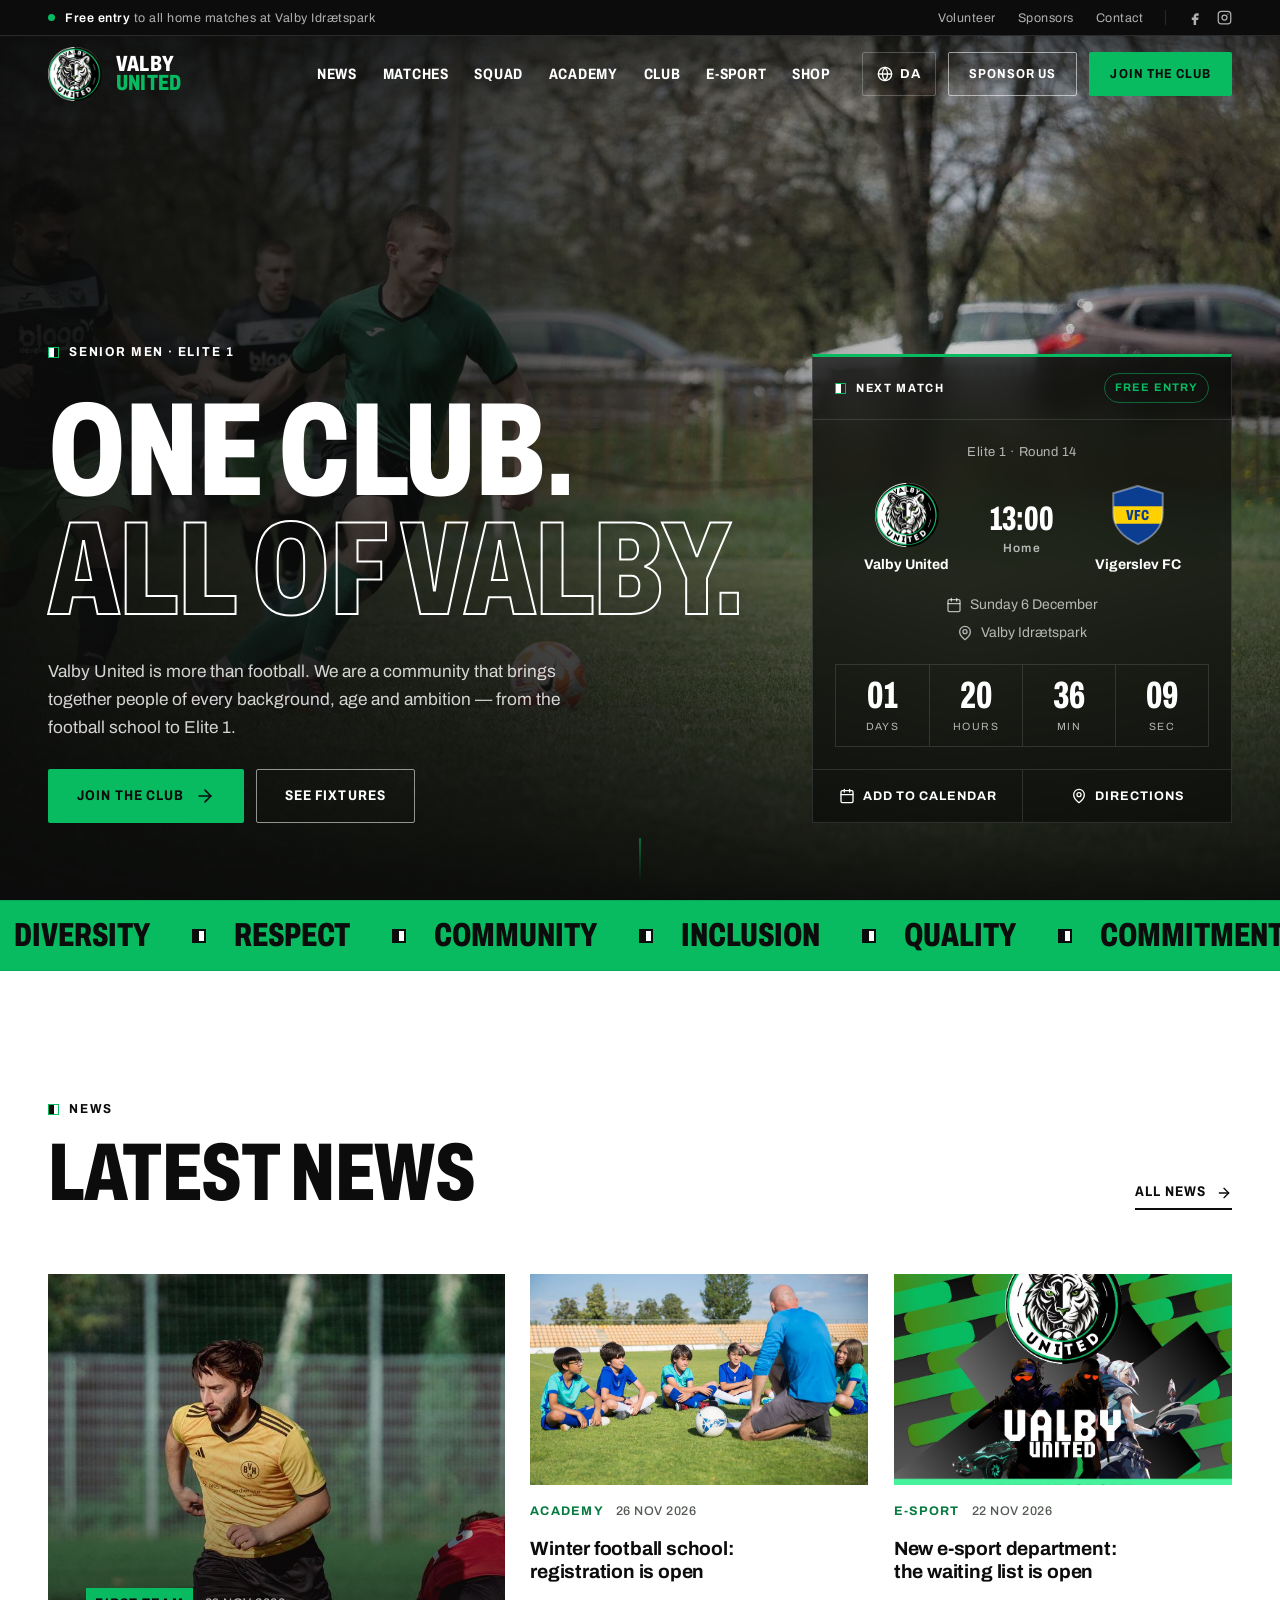
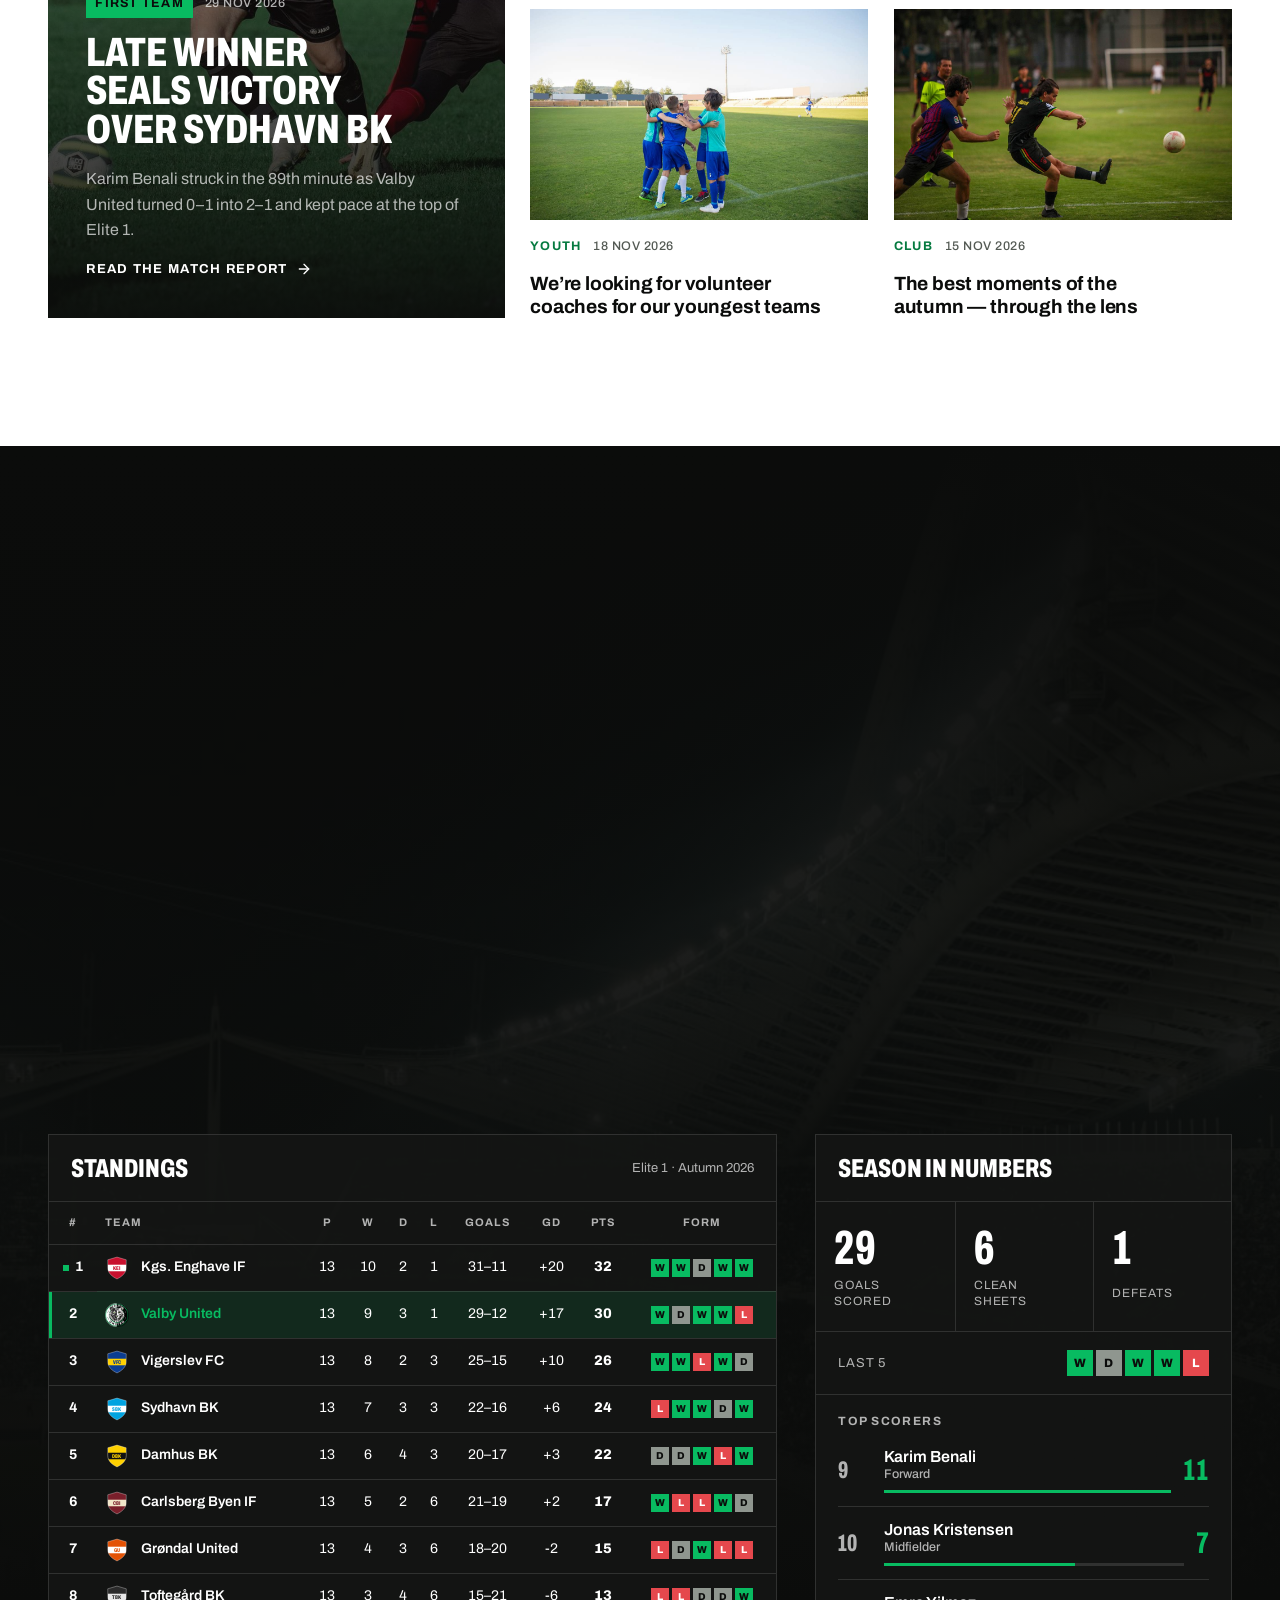
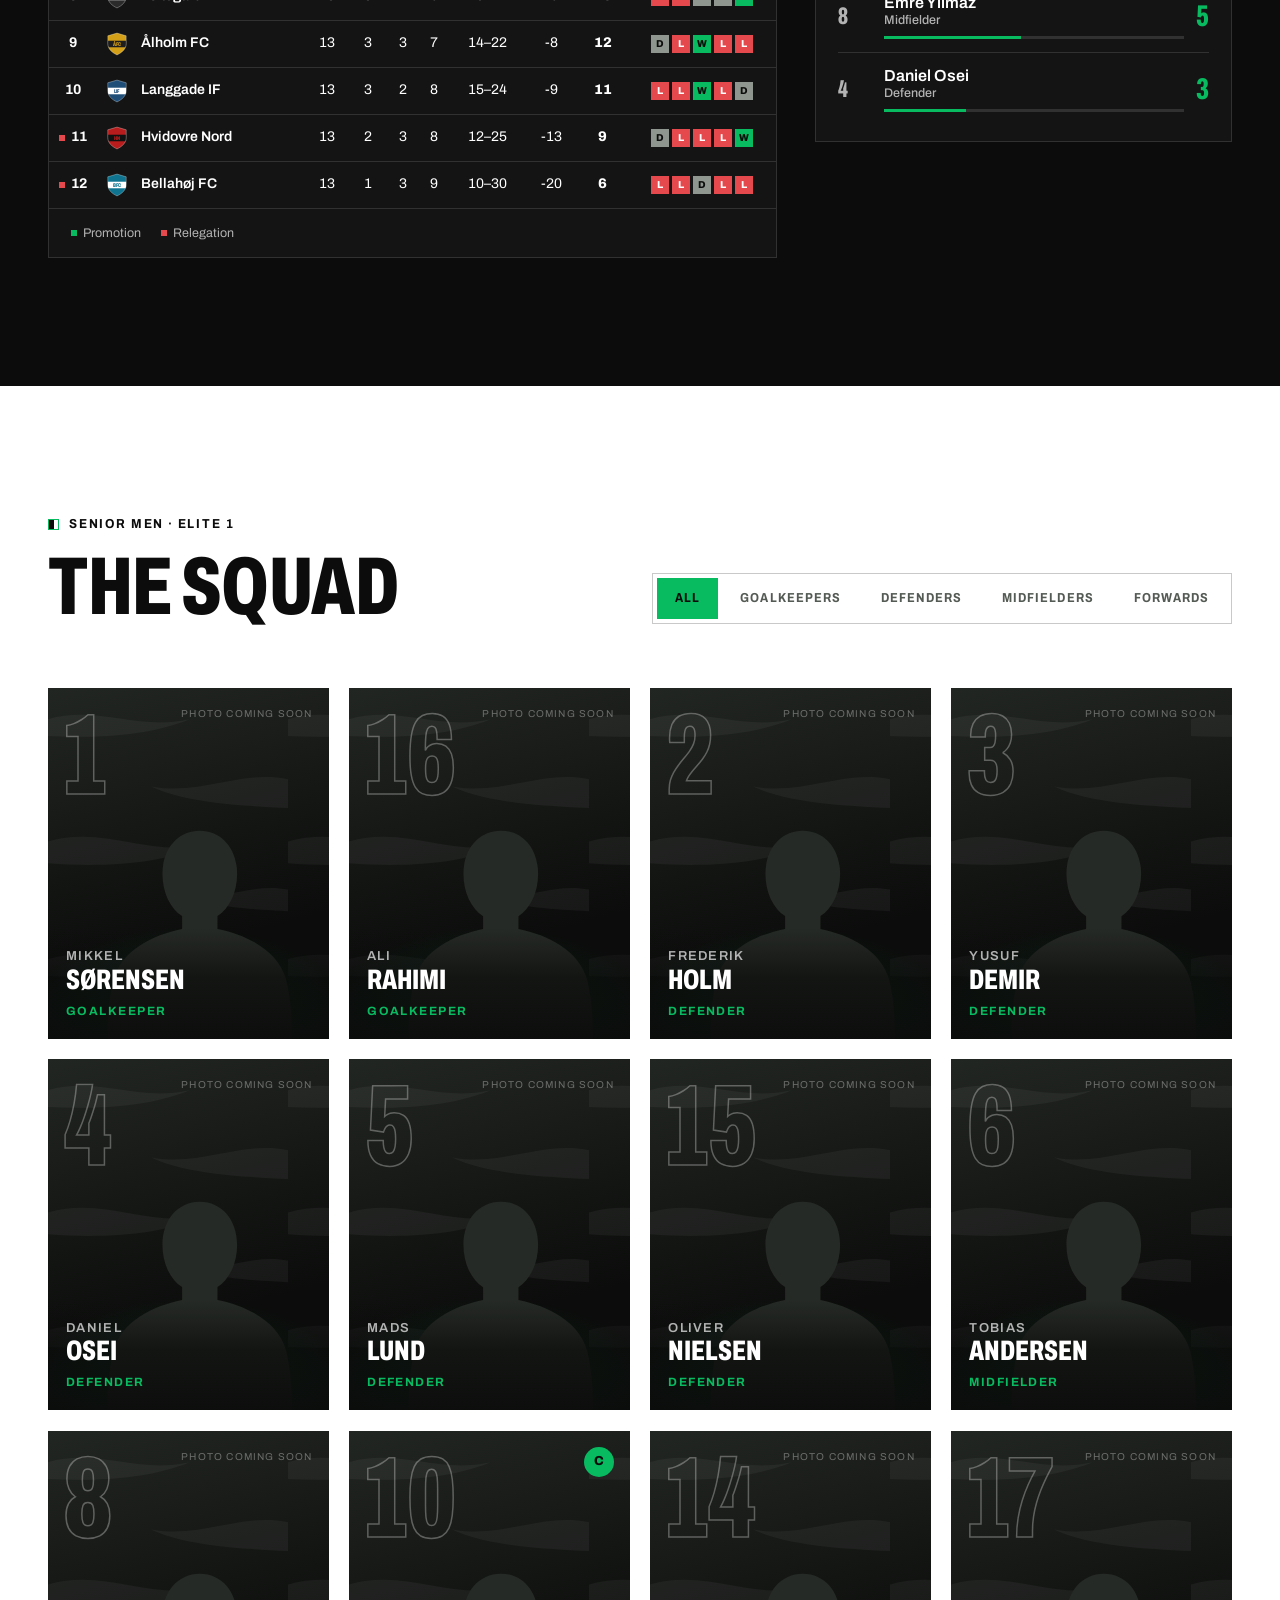
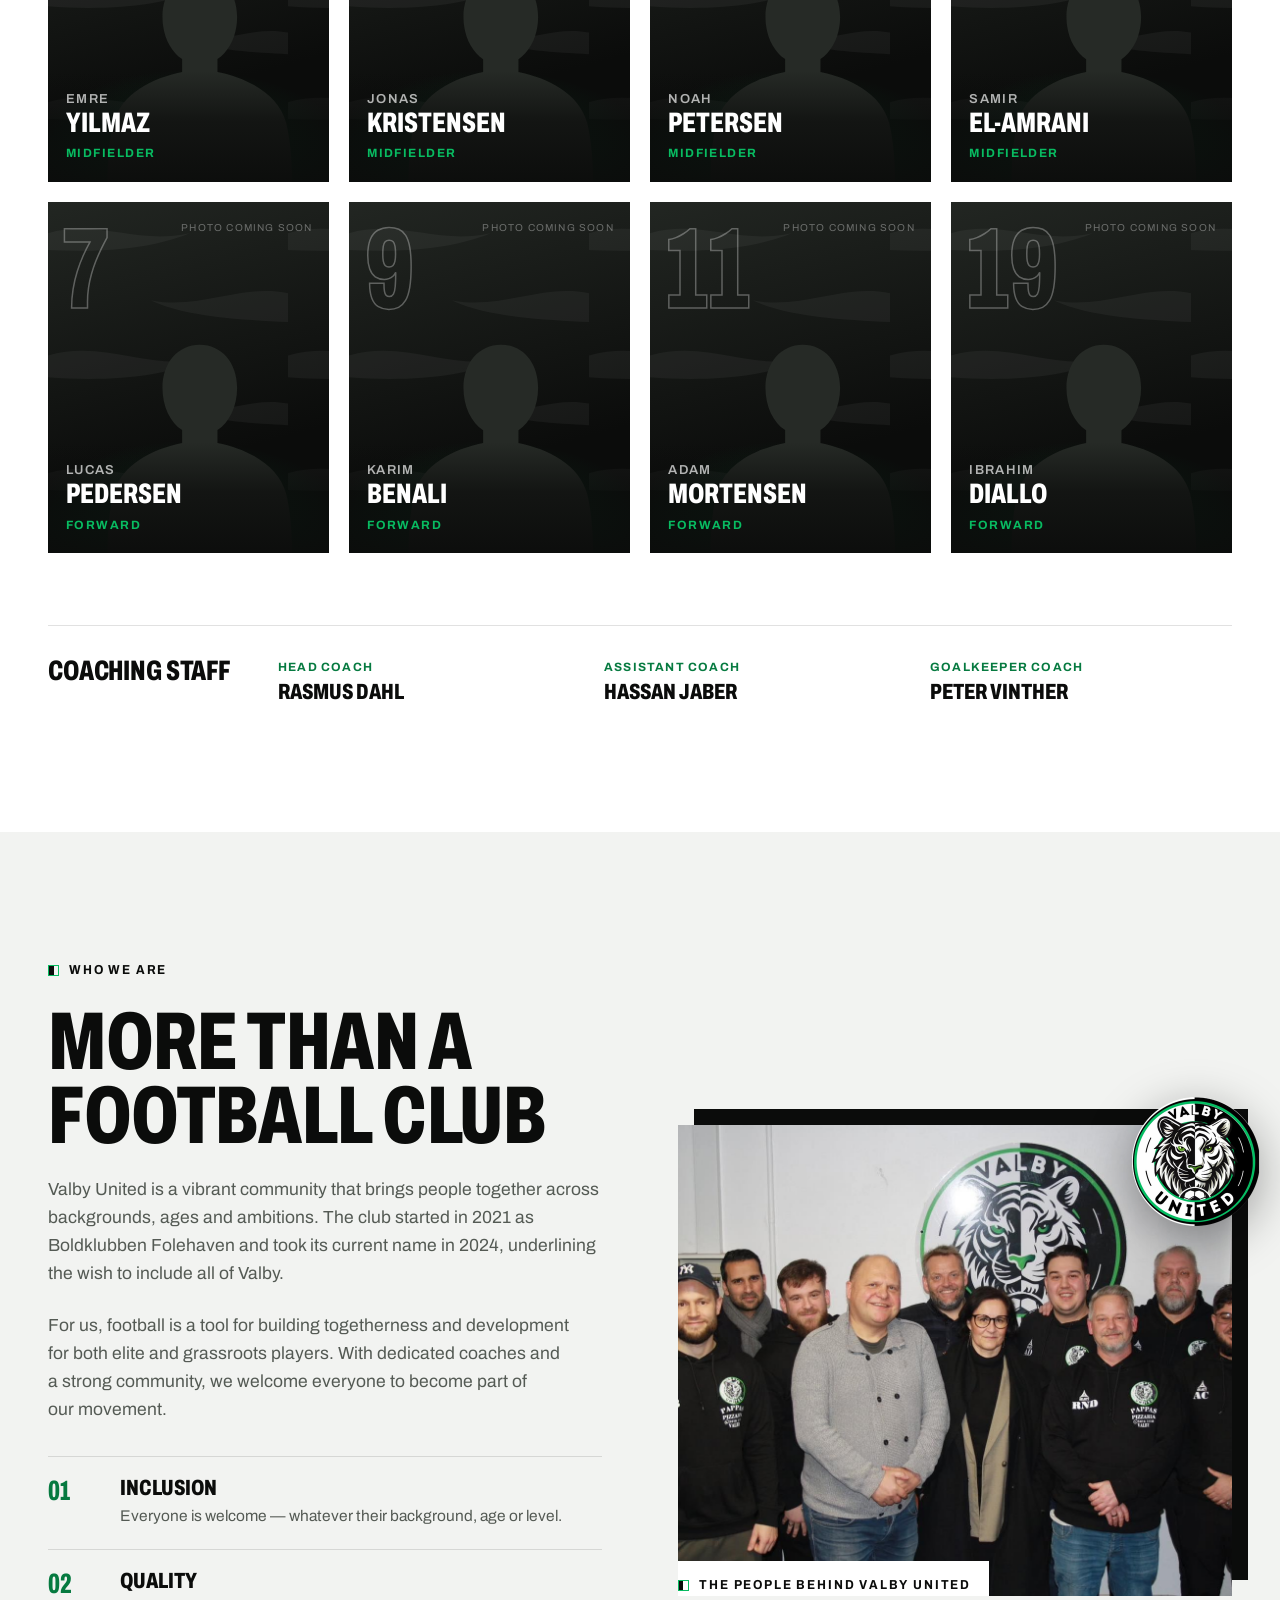
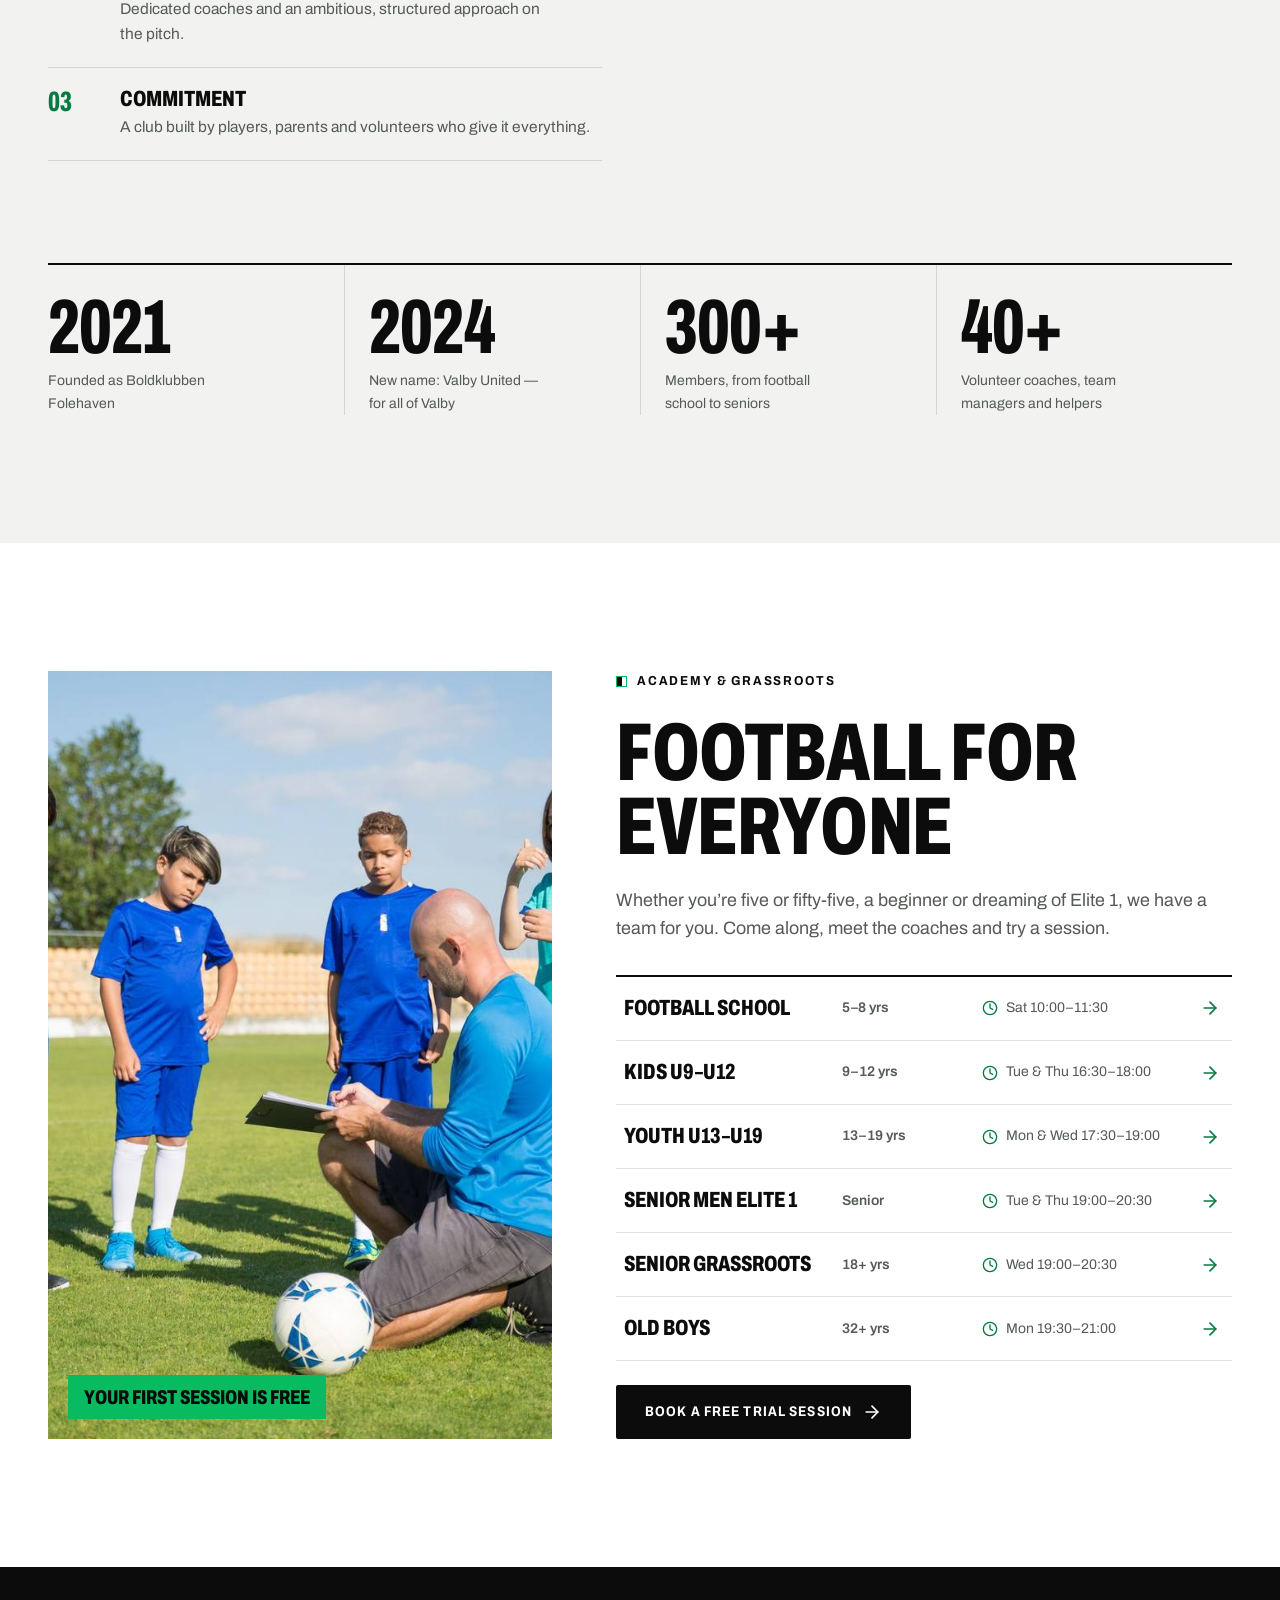
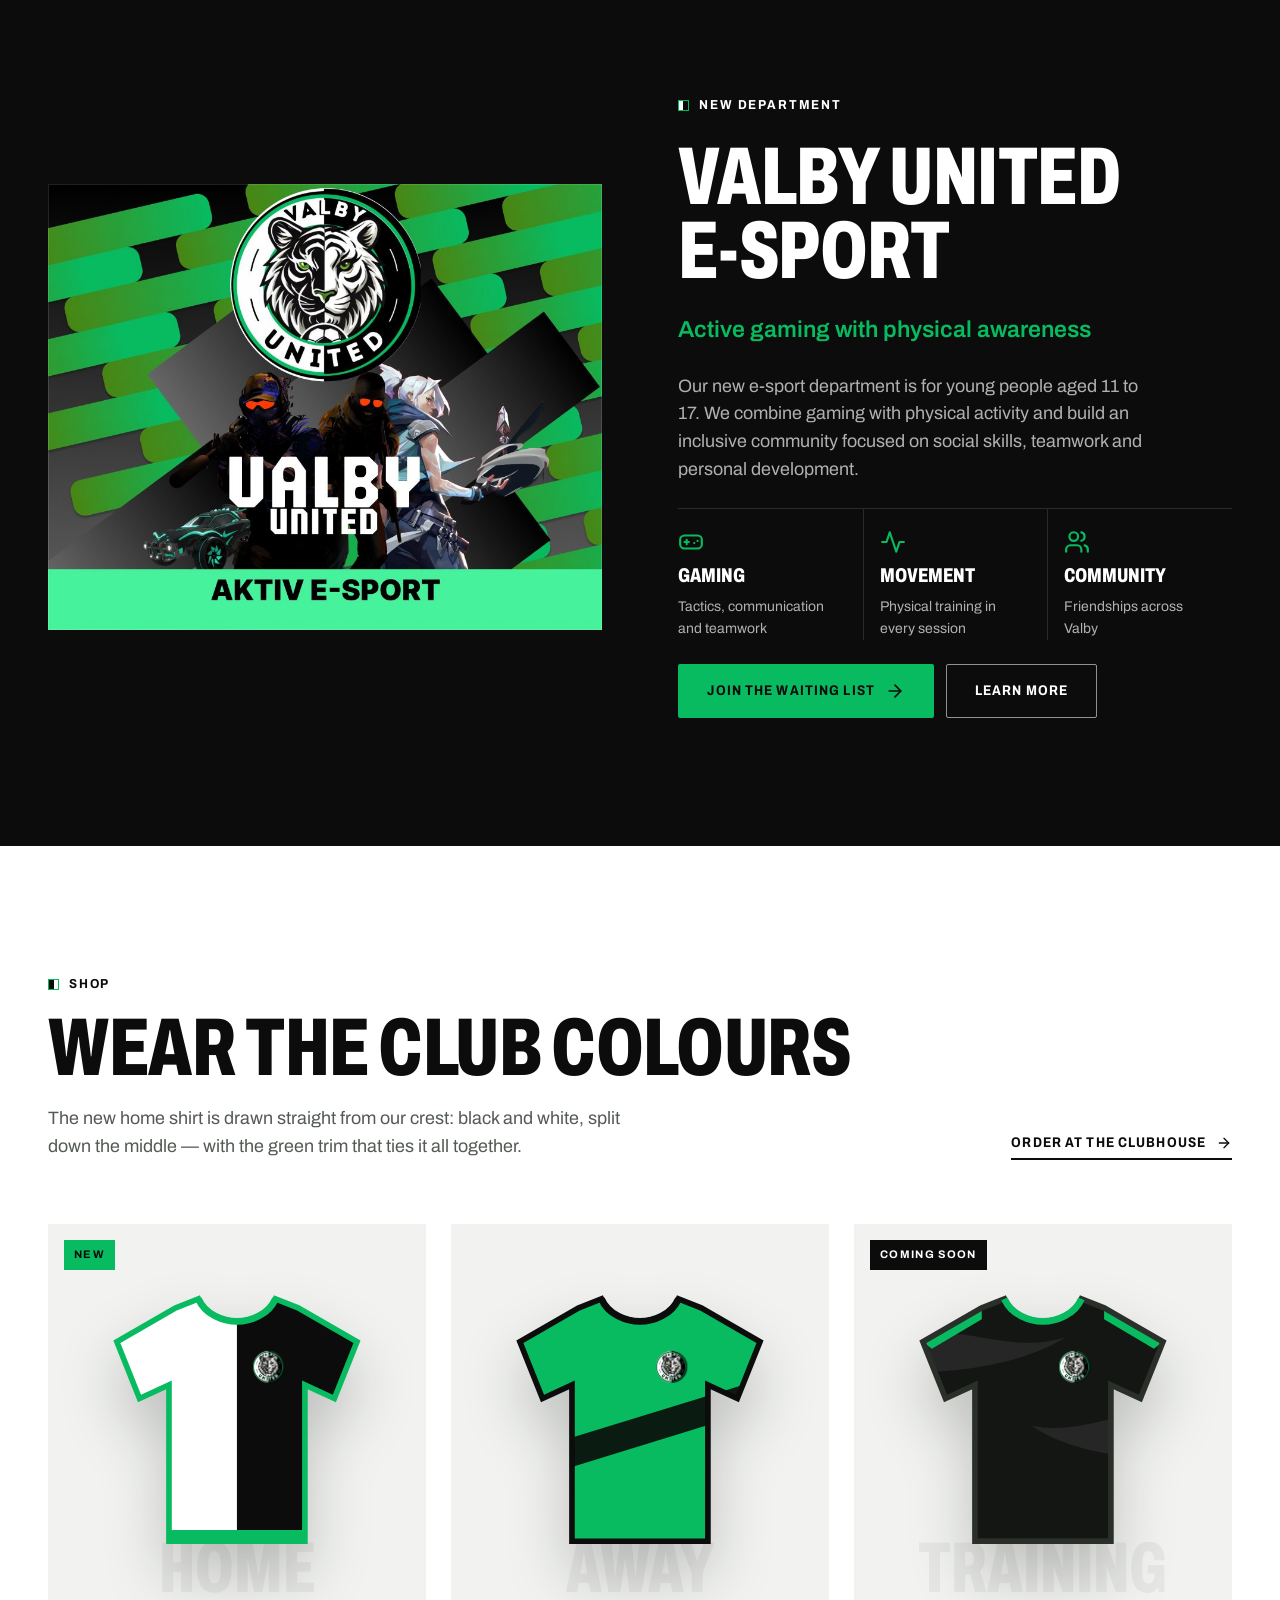
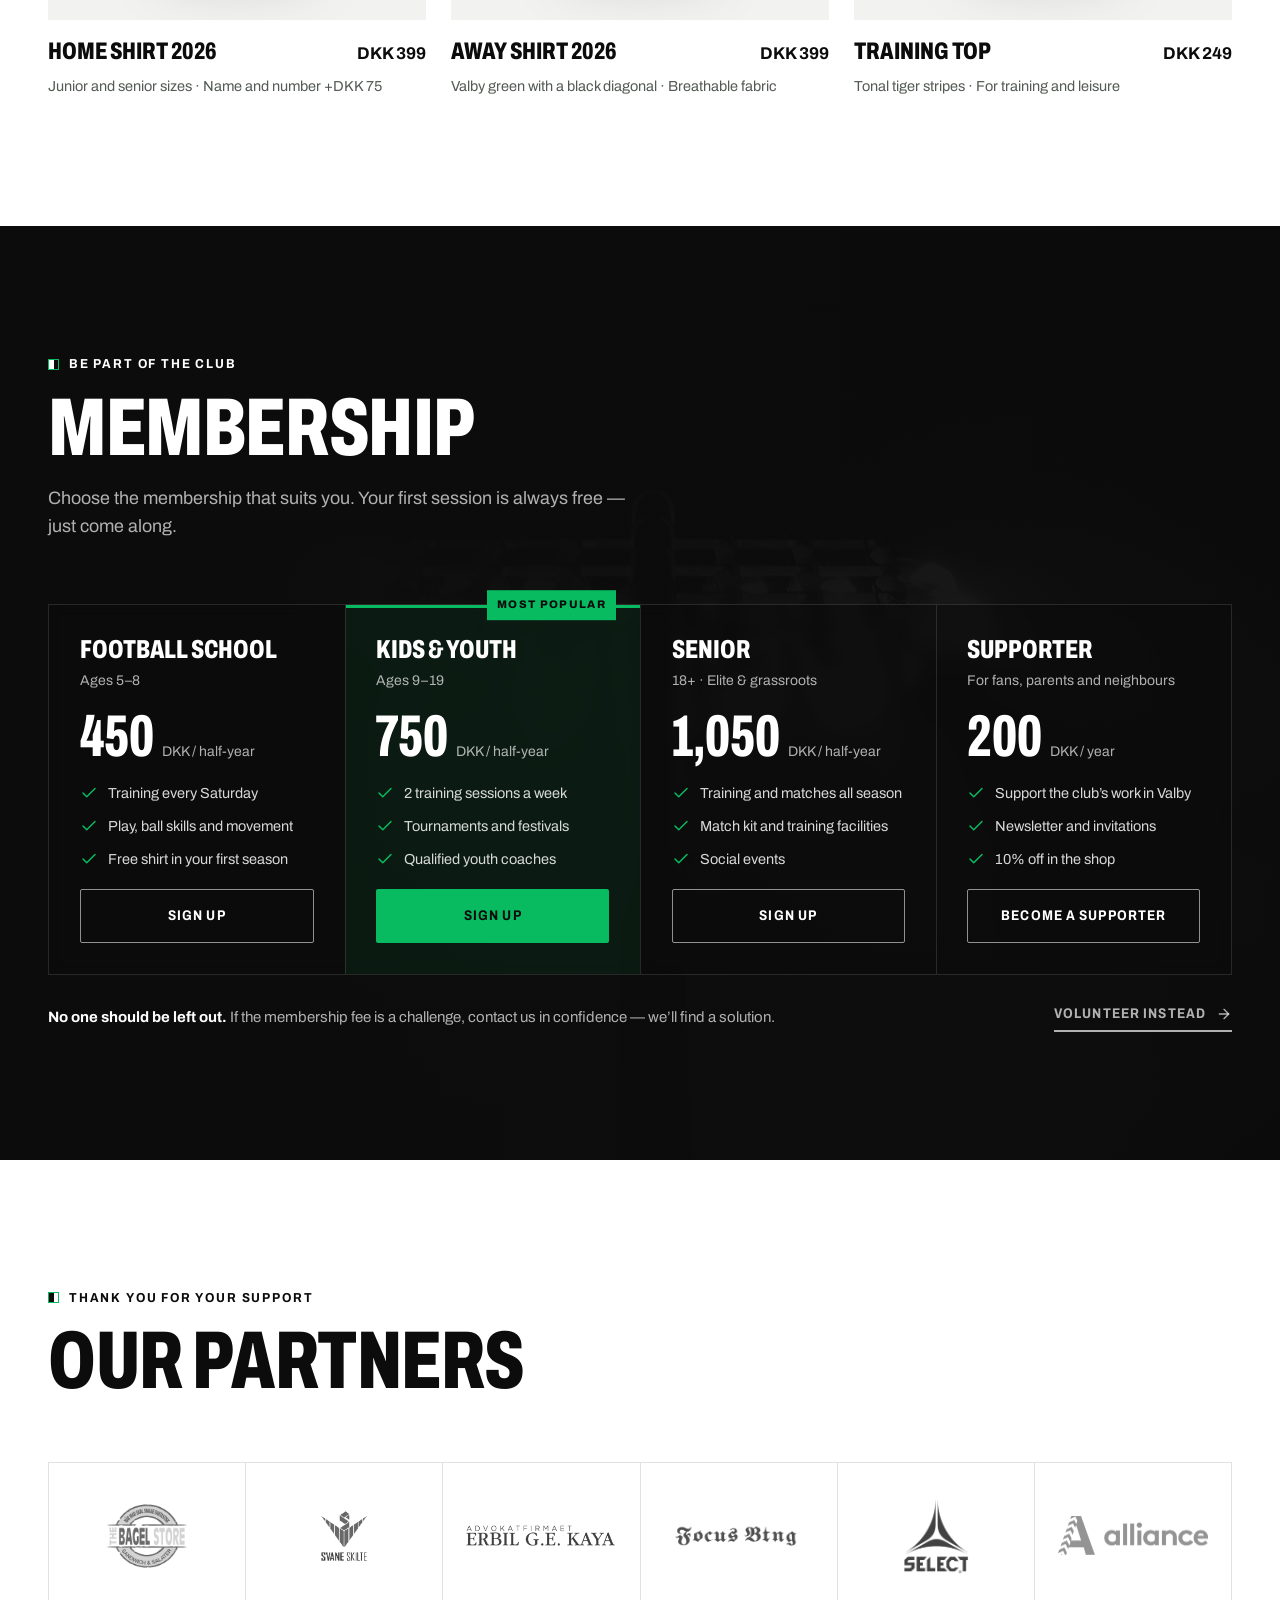
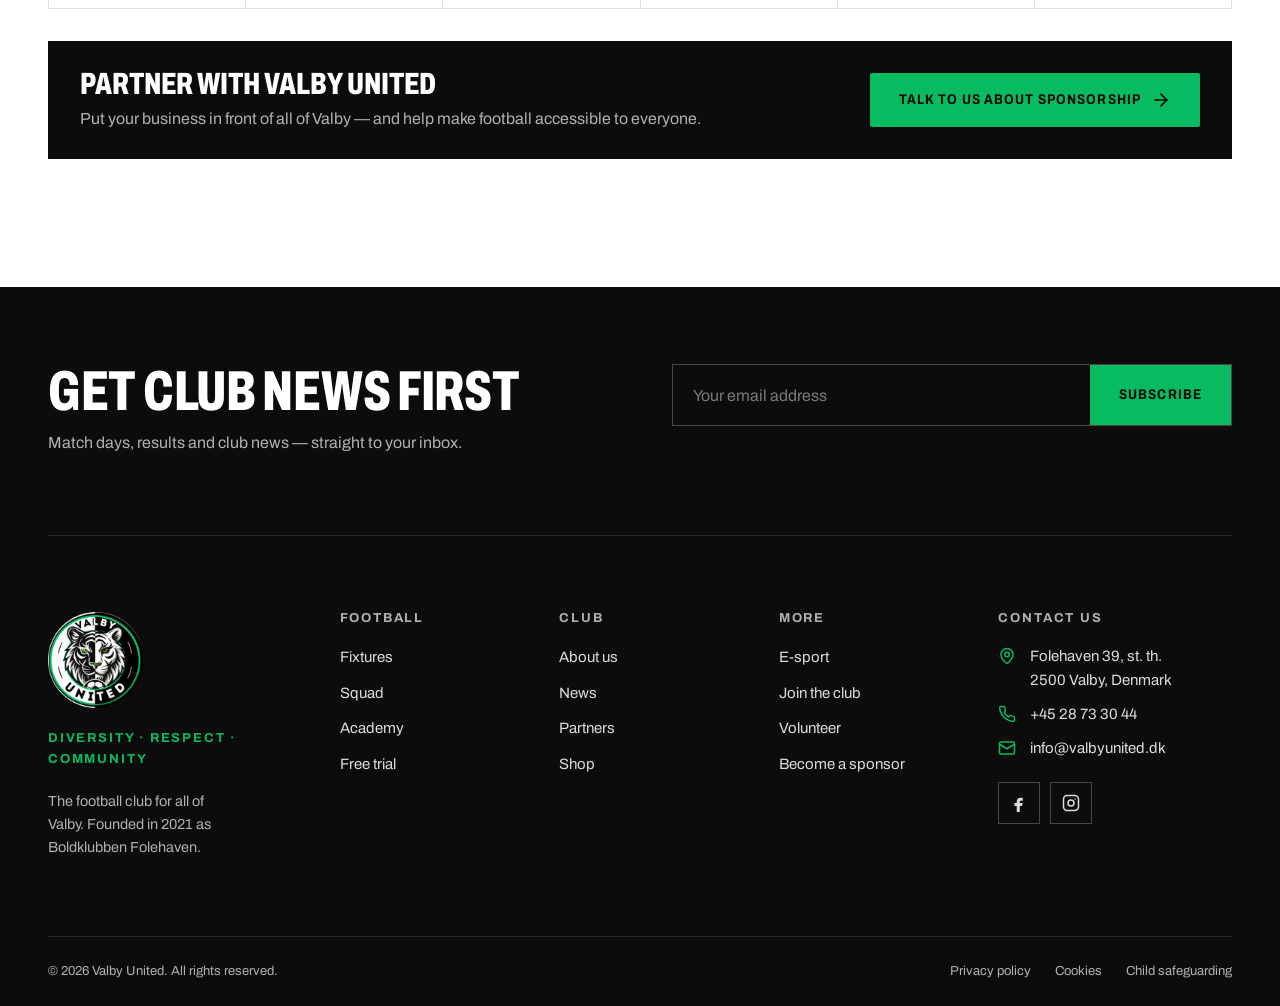
<file: valbyunited/en/index.html>
<!doctype html>
<html lang="en">
<head>
  <meta charset="utf-8">
  <meta name="viewport" content="width=device-width, initial-scale=1">
  <title>Valby United — One club. All of Valby.</title>
  <meta name="description" content="Valby United is the football club for all of Valby. Fixtures, news, the squad, academy, e-sport and membership.">
  <meta name="theme-color" content="#0b0c0b">
  <meta property="og:type" content="website">
  <meta property="og:title" content="Valby United — One club. All of Valby.">
  <meta property="og:description" content="Diversity · Respect · Community. Football for everyone in Valby.">
  <meta property="og:image" content="../assets/img/brand/og-image.jpg">
  <link rel="alternate" hreflang="da" href="https://valbyunited.dk/">
  <link rel="alternate" hreflang="en" href="https://valbyunited.dk/en/index.html">
  <link rel="alternate" hreflang="x-default" href="https://valbyunited.dk/">
  <link rel="icon" type="image/png" sizes="32x32" href="../assets/img/brand/favicon-32.png">
  <link rel="apple-touch-icon" href="../assets/img/brand/apple-touch-icon.png">
  <link rel="preload" as="image" href="../assets/img/photos/hero-match.jpg" fetchpriority="high">
  <link rel="preload" href="../assets/fonts/archivo-latin.woff2" as="font" type="font/woff2" crossorigin>
  <link rel="stylesheet" href="../assets/css/main.css">
  <script type="application/ld+json">
  {
    "@context": "https://schema.org",
    "@type": "SportsTeam",
    "name": "Valby United",
    "sport": "Soccer",
    "foundingDate": "2021",
    "logo": "../assets/img/brand/crest-512.png",
    "email": "info@valbyunited.dk",
    "telephone": "+45 28 73 30 44",
    "address": { "@type": "PostalAddress", "streetAddress": "Folehaven 39, st. th.", "postalCode": "2500", "addressLocality": "Valby", "addressCountry": "DK" },
    "sameAs": ["https://www.facebook.com/BKFvalby"]
  }
  </script>
</head>
<body>
<!-- Icon sprite -->
<svg width="0" height="0" style="position:absolute" aria-hidden="true">
  <symbol id="i-arrow" viewBox="0 0 24 24"><path d="M5 12h14"/><path d="m12 5 7 7-7 7"/></symbol>
  <symbol id="i-arrow-ur" viewBox="0 0 24 24"><path d="M7 7h10v10"/><path d="M7 17 17 7"/></symbol>
  <symbol id="i-chev-l" viewBox="0 0 24 24"><path d="m15 18-6-6 6-6"/></symbol>
  <symbol id="i-chev-r" viewBox="0 0 24 24"><path d="m9 18 6-6-6-6"/></symbol>
  <symbol id="i-cal" viewBox="0 0 24 24"><rect x="3" y="4" width="18" height="18" rx="2"/><path d="M16 2v4M8 2v4M3 10h18"/></symbol>
  <symbol id="i-pin" viewBox="0 0 24 24"><path d="M20 10c0 6-8 12-8 12S4 16 4 10a8 8 0 0 1 16 0Z"/><circle cx="12" cy="10" r="3"/></symbol>
  <symbol id="i-clock" viewBox="0 0 24 24"><circle cx="12" cy="12" r="10"/><path d="M12 6v6l4 2"/></symbol>
  <symbol id="i-phone" viewBox="0 0 24 24"><path d="M22 16.92v3a2 2 0 0 1-2.18 2 19.79 19.79 0 0 1-8.63-3.07 19.5 19.5 0 0 1-6-6 19.79 19.79 0 0 1-3.07-8.67A2 2 0 0 1 4.11 2h3a2 2 0 0 1 2 1.72c.13.96.36 1.9.7 2.81a2 2 0 0 1-.45 2.11L8.09 9.91a16 16 0 0 0 6 6l1.27-1.27a2 2 0 0 1 2.11-.45c.91.34 1.85.57 2.81.7A2 2 0 0 1 22 16.92z"/></symbol>
  <symbol id="i-mail" viewBox="0 0 24 24"><rect x="2" y="4" width="20" height="16" rx="2"/><path d="m22 7-10 6L2 7"/></symbol>
  <symbol id="i-check" viewBox="0 0 24 24"><path d="M20 6 9 17l-5-5"/></symbol>
  <symbol id="i-heart" viewBox="0 0 24 24"><path d="M19 14c1.49-1.46 3-3.21 3-5.5A5.5 5.5 0 0 0 16.5 3c-1.76 0-3 .5-4.5 2-1.5-1.5-2.74-2-4.5-2A5.5 5.5 0 0 0 2 8.5c0 2.3 1.5 4.05 3 5.5l7 7Z"/></symbol>
  <symbol id="i-game" viewBox="0 0 24 24"><rect x="2" y="6" width="20" height="12" rx="4"/><path d="M6 12h4M8 10v4M15 13h.01M18 11h.01"/></symbol>
  <symbol id="i-run" viewBox="0 0 24 24"><path d="M22 12h-4l-3 9L9 3l-3 9H2"/></symbol>
  <symbol id="i-users" viewBox="0 0 24 24"><path d="M16 21v-2a4 4 0 0 0-4-4H6a4 4 0 0 0-4 4v2"/><circle cx="9" cy="7" r="4"/><path d="M22 21v-2a4 4 0 0 0-3-3.87M16 3.13a4 4 0 0 1 0 7.75"/></symbol>
  <symbol id="i-plus" viewBox="0 0 24 24"><path d="M12 5v14M5 12h14"/></symbol>
  <symbol id="i-globe" viewBox="0 0 24 24"><circle cx="12" cy="12" r="10"/><path d="M2 12h20M12 2a15.3 15.3 0 0 1 4 10 15.3 15.3 0 0 1-4 10 15.3 15.3 0 0 1-4-10 15.3 15.3 0 0 1 4-10z"/></symbol>
  <symbol id="i-fb" viewBox="0 0 24 24"><path d="M14 9h3V5h-3c-2.76 0-5 2.24-5 5v2H6v4h3v8h4v-8h3l1-4h-4v-2c0-.55.45-1 1-1Z"/></symbol>
  <symbol id="i-ig" viewBox="0 0 24 24"><rect x="2" y="2" width="20" height="20" rx="5"/><circle cx="12" cy="12" r="4"/><path d="M17.5 6.5h.01"/></symbol>
</svg>

<a class="skip-link" href="#main">Skip to content</a>

<!-- ============================== HEADER ============================== -->
<header class="site-header">
  <div class="topbar">
    <div class="container topbar__inner">
      <p class="topbar__note"><span class="live-dot" aria-hidden="true"></span><span><strong>Free entry</strong> to all home matches<span class="hide-mobile"> at Valby Idrætspark</span></span></p>
      <div class="topbar__links">
        <a href="#medlem">Volunteer</a>
        <a href="#partnere">Sponsors</a>
        <a href="#kontakt">Contact</a>
        <div class="topbar__social">
          <a href="https://www.facebook.com/BKFvalby" target="_blank" rel="noopener" aria-label="Facebook"><svg class="i i--fill"><use href="#i-fb"/></svg></a>
          <a href="#" aria-label="Instagram"><svg class="i"><use href="#i-ig"/></svg></a>
        </div>
      </div>
    </div>
  </div>
  <div class="navbar">
    <div class="container navbar__inner">
      <a class="brand" href="index.html" aria-label="Valby United — home">
        <img class="brand__crest" src="../assets/img/brand/crest-128.png" width="54" height="54" alt="Valby United logo">
        <span class="brand__word" aria-hidden="true"><span>Valby</span><span>United</span></span>
      </a>
      <nav class="nav" aria-label="Main menu">
        <ul class="nav__list">
          <li><a class="nav__link" href="#nyheder">News</a></li>
          <li><a class="nav__link" href="#kampe">Matches</a></li>
          <li><a class="nav__link" href="#holdet">Squad</a></li>
          <li><a class="nav__link" href="#akademi">Academy</a></li>
          <li><a class="nav__link" href="#klubben">Club</a></li>
          <li><a class="nav__link" href="esport.html">E-sport</a></li>
          <li><a class="nav__link" href="#shop">Shop</a></li>
        </ul>
      </nav>
      <div class="nav__cta">
        <a class="nav-lang" href="../index.html" hreflang="da" lang="da" data-lang-switch title="Dansk version"><svg class="i i--sm"><use href="#i-globe"/></svg>DA</a>
        <a class="btn btn--outline-light btn--sm" href="#partnere">Sponsor us</a>
        <a class="btn btn--primary btn--sm" href="#medlem">Join the club</a>
        <button class="burger" type="button" aria-controls="mobile-menu" aria-expanded="false" aria-label="Open menu"><span></span></button>
      </div>
    </div>
  </div>
</header>

<div class="mobile-menu" id="mobile-menu" aria-hidden="true">
  <ul class="mobile-menu__list">
    <li><a href="#nyheder">News <svg class="i"><use href="#i-arrow"/></svg></a></li>
    <li><a href="#kampe">Matches <svg class="i"><use href="#i-arrow"/></svg></a></li>
    <li><a href="#holdet">Squad <svg class="i"><use href="#i-arrow"/></svg></a></li>
    <li><a href="#akademi">Academy <svg class="i"><use href="#i-arrow"/></svg></a></li>
    <li><a href="#klubben">Club <svg class="i"><use href="#i-arrow"/></svg></a></li>
    <li><a href="esport.html">E-sport <svg class="i"><use href="#i-arrow"/></svg></a></li>
    <li><a href="#shop">Shop <svg class="i"><use href="#i-arrow"/></svg></a></li>
  </ul>
  <a class="btn btn--primary btn--block" href="#medlem">Join the club</a>
  <div class="mobile-menu__lang" aria-label="Language"><a href="../index.html" hreflang="da" lang="da" data-lang-switch>Dansk</a><span aria-current="true">English</span></div>
  <div class="mobile-menu__foot">
    <a href="tel:+4528733044">+45 28 73 30 44</a>
    <a href="mailto:info@valbyunited.dk">info@valbyunited.dk</a>
  </div>
</div>

<main id="main">

<!-- ============================== HERO ============================== -->
<section class="hero" aria-labelledby="hero-title">
  <div class="hero__media">
    <img src="../assets/img/photos/hero-match.jpg" alt="" width="2000" height="1125" fetchpriority="high">
  </div>
  <div class="container hero__grid">
    <div class="hero__copy">
      <span class="eyebrow" data-reveal>Senior Men · Elite 1</span>
      <h1 class="display hero__title" id="hero-title" data-reveal style="--d:.08s">
        <span>One club.</span>
        <span class="outline">All of Valby.</span>
      </h1>
      <p class="hero__text" data-reveal style="--d:.16s">Valby United is more than football. We are a community that brings together people of every background, age and ambition — from the football school to Elite 1.</p>
      <div class="hero__actions" data-reveal style="--d:.24s">
        <a class="btn btn--primary" href="#medlem">Join the club <svg class="i i--move"><use href="#i-arrow"/></svg></a>
        <a class="btn btn--outline-light" href="#kampe">See fixtures</a>
      </div>
    </div>

    <aside class="next-match" data-next-match data-reveal style="--d:.3s" aria-label="Next match">
      <div class="next-match__head">
        <span class="eyebrow">Next match</span>
        <span class="chip chip--green">Free entry</span>
      </div>
      <div class="next-match__body">
        <p class="next-match__comp" data-nm-comp>Elite 1</p>
        <div class="versus">
          <div class="versus__team" data-nm-home></div>
          <div class="versus__mid" data-nm-time></div>
          <div class="versus__team" data-nm-away></div>
        </div>
        <div class="next-match__meta">
          <span><svg class="i i--sm"><use href="#i-cal"/></svg><span data-nm-date></span></span>
          <span><svg class="i i--sm"><use href="#i-pin"/></svg><span data-nm-venue></span></span>
        </div>
        <div class="countdown" role="timer" aria-label="Countdown to kick-off">
          <div><b data-cd-d>00</b><span>Days</span></div>
          <div><b data-cd-h>00</b><span>Hours</span></div>
          <div><b data-cd-m>00</b><span>Min</span></div>
          <div><b data-cd-s>00</b><span>Sec</span></div>
        </div>
      </div>
      <div class="next-match__actions">
        <button type="button" data-nm-ics><svg class="i i--sm"><use href="#i-cal"/></svg>Add to calendar</button>
        <a href="#" data-nm-maps target="_blank" rel="noopener"><svg class="i i--sm"><use href="#i-pin"/></svg>Directions</a>
      </div>
    </aside>
  </div>
  <span class="hero__scroll" aria-hidden="true"></span>
</section>

<!-- Values ticker -->
<div class="ticker" aria-label="Club values: Diversity, Respect, Community, Inclusion, Quality, Commitment">
  <div class="ticker__track" aria-hidden="true">
    <div class="ticker__group">
      <span class="ticker__item">Diversity</span><span class="ticker__item">Respect</span><span class="ticker__item">Community</span>
      <span class="ticker__item">Inclusion</span><span class="ticker__item">Quality</span><span class="ticker__item">Commitment</span>
      <span class="ticker__item">Diversity</span><span class="ticker__item">Respect</span><span class="ticker__item">Community</span>
      <span class="ticker__item">Inclusion</span><span class="ticker__item">Quality</span><span class="ticker__item">Commitment</span>
    </div>
    <div class="ticker__group">
      <span class="ticker__item">Diversity</span><span class="ticker__item">Respect</span><span class="ticker__item">Community</span>
      <span class="ticker__item">Inclusion</span><span class="ticker__item">Quality</span><span class="ticker__item">Commitment</span>
      <span class="ticker__item">Diversity</span><span class="ticker__item">Respect</span><span class="ticker__item">Community</span>
      <span class="ticker__item">Inclusion</span><span class="ticker__item">Quality</span><span class="ticker__item">Commitment</span>
    </div>
  </div>
</div>

<!-- ============================== NEWS ============================== -->
<section class="section" id="nyheder" aria-labelledby="news-title">
  <div class="container">
    <div class="section-head">
      <div class="section-head__title">
        <span class="eyebrow" data-reveal>News</span>
        <h2 class="display h-lg" id="news-title" data-reveal>Latest news</h2>
      </div>
      <a class="link-arrow" href="#" data-reveal>All news <svg class="i i--sm"><use href="#i-arrow"/></svg></a>
    </div>

    <div class="news-grid">
      <article class="news-card news-card--feature" data-reveal>
        <div class="news-card__media"><img src="../assets/img/photos/news-duel.jpg" alt="Two players battling for the ball" width="1600" height="1066" loading="lazy"></div>
        <div class="news-card__body">
          <div class="news-card__meta"><span class="news-card__cat">First team</span><time class="news-card__date" data-news-offset="0">15 Nov 2026</time></div>
          <h3 class="news-card__title"><a href="#">Late winner seals victory over Sydhavn BK</a></h3>
          <p>Karim Benali struck in the 89th minute as Valby United turned 0–1 into 2–1 and kept pace at the top of Elite 1.</p>
          <span class="read-more">Read the match report <svg class="i i--sm"><use href="#i-arrow"/></svg></span>
        </div>
      </article>

      <article class="news-card" data-reveal style="--d:.06s">
        <div class="news-card__media"><img src="../assets/img/photos/academy-coach.jpg" alt="Coach gathering a group of children on the pitch" width="1200" height="800" loading="lazy"></div>
        <div class="news-card__meta"><span class="news-card__cat">Academy</span><time class="news-card__date" data-news-offset="3">12 Nov 2026</time></div>
        <h3 class="news-card__title"><a href="#">Winter football school: registration is open</a></h3>
      </article>

      <article class="news-card" data-reveal style="--d:.12s">
        <div class="news-card__media"><img src="../assets/img/photos/esport-key-art.jpg" alt="Valby United E-sport poster" width="931" height="751" loading="lazy"></div>
        <div class="news-card__meta"><span class="news-card__cat">E-sport</span><time class="news-card__date" data-news-offset="7">8 Nov 2026</time></div>
        <h3 class="news-card__title"><a href="esport.html">New e-sport department: the waiting list is open</a></h3>
      </article>

      <article class="news-card" data-reveal style="--d:.18s">
        <div class="news-card__media"><img src="../assets/img/photos/academy-huddle.jpg" alt="Youth players gathered in a huddle" width="1200" height="800" loading="lazy"></div>
        <div class="news-card__meta"><span class="news-card__cat">Youth</span><time class="news-card__date" data-news-offset="11">4 Nov 2026</time></div>
        <h3 class="news-card__title"><a href="#">We’re looking for volunteer coaches for our youngest teams</a></h3>
      </article>

      <article class="news-card" data-reveal style="--d:.24s">
        <div class="news-card__media"><img src="../assets/img/photos/news-volley.jpg" alt="Player in a black shirt striking a volley" width="1200" height="800" loading="lazy"></div>
        <div class="news-card__meta"><span class="news-card__cat">Club</span><time class="news-card__date" data-news-offset="14">1 Nov 2026</time></div>
        <h3 class="news-card__title"><a href="#">The best moments of the autumn — through the lens</a></h3>
      </article>
    </div>
  </div>
</section>

<!-- ============================== MATCH CENTRE ============================== -->
<section class="section section--dark matchcentre" id="kampe" aria-labelledby="mc-title">
  <div class="matchcentre__bg" aria-hidden="true"><img src="../assets/img/photos/stadium-night.jpg" alt="" loading="lazy" width="2000" height="1125"></div>
  <div class="container">
    <div class="section-head">
      <div class="section-head__title">
        <span class="eyebrow" data-reveal>Senior Men · Elite 1</span>
        <h2 class="display h-lg" id="mc-title" data-reveal>Fixtures</h2>
      </div>
      <div style="display:flex;gap:12px;flex-wrap:wrap;align-items:center" data-reveal>
        <div class="tabs" role="tablist" aria-label="Show matches" data-tabs="fixtures">
          <button class="tab" role="tab" aria-selected="true" data-value="upcoming">Upcoming</button>
          <button class="tab" role="tab" aria-selected="false" tabindex="-1" data-value="results">Results</button>
        </div>
        <div class="fixtures-controls">
          <button class="icon-btn" type="button" data-fx-prev aria-label="Previous matches"><svg class="i"><use href="#i-chev-l"/></svg></button>
          <button class="icon-btn" type="button" data-fx-next aria-label="More matches"><svg class="i"><use href="#i-chev-r"/></svg></button>
        </div>
      </div>
    </div>

    <div class="fixtures-wrap" data-reveal>
      <div class="fixtures" data-fixtures aria-live="polite"></div>
    </div>

    <div class="mc-grid">
      <div class="panel" data-reveal>
        <div class="panel__head">
          <h3 class="panel__title">Standings</h3>
          <span class="panel__sub">Elite 1 · Autumn 2026</span>
        </div>
        <div class="table-scroll">
          <table class="league">
            <caption class="sr-only">Elite 1 standings</caption>
            <thead>
              <tr>
                <th scope="col">#</th><th scope="col">Team</th><th scope="col" title="Played">P</th>
                <th scope="col" class="hide-sm" title="Won">W</th><th scope="col" class="hide-sm" title="Drawn">D</th><th scope="col" class="hide-sm" title="Lost">L</th>
                <th scope="col" class="hide-sm">Goals</th><th scope="col" title="Goal difference">GD</th><th scope="col" title="Points">Pts</th><th scope="col" class="hide-sm">Form</th>
              </tr>
            </thead>
            <tbody data-league></tbody>
          </table>
        </div>
        <div class="legend"><span><i class="zone zone--up"></i>Promotion</span><span><i class="zone zone--down"></i>Relegation</span></div>
      </div>

      <div class="panel stats-panel" data-stats data-reveal style="--d:.1s">
        <div class="panel__head">
          <h3 class="panel__title">Season in numbers</h3>
        </div>
        <div class="stat-tiles">
          <div class="stat-tile"><b data-stat-goals>0</b><span>Goals scored</span></div>
          <div class="stat-tile"><b data-stat-cs>0</b><span>Clean sheets</span></div>
          <div class="stat-tile"><b data-stat-losses>0</b><span>Defeats</span></div>
        </div>
        <div class="form-row"><span>Last 5</span><span class="form" data-stat-form></span></div>
        <div class="scorers">
          <h4>Top scorers</h4>
          <div data-scorers></div>
        </div>
      </div>
    </div>
  </div>
</section>

<!-- ============================== SQUAD ============================== -->
<section class="section" id="holdet" aria-labelledby="squad-title">
  <div class="container">
    <div class="section-head">
      <div class="section-head__title">
        <span class="eyebrow" data-reveal>Senior Men · Elite 1</span>
        <h2 class="display h-lg" id="squad-title" data-reveal>The squad</h2>
      </div>
      <div class="tabs tabs--light squad-filters" role="tablist" aria-label="Filter by position" data-tabs="squad" data-reveal>
        <button class="tab" role="tab" aria-selected="true" data-value="all">All</button>
        <button class="tab" role="tab" aria-selected="false" tabindex="-1" data-value="GK">Goalkeepers</button>
        <button class="tab" role="tab" aria-selected="false" tabindex="-1" data-value="DF">Defenders</button>
        <button class="tab" role="tab" aria-selected="false" tabindex="-1" data-value="MF">Midfielders</button>
        <button class="tab" role="tab" aria-selected="false" tabindex="-1" data-value="FW">Forwards</button>
      </div>
    </div>

    <div class="squad-grid" data-squad data-reveal></div>

    <div class="staff" data-reveal>
      <h3 class="display h-sm">Coaching staff</h3>
      <div class="staff__list" data-staff></div>
    </div>
  </div>
</section>

<!-- ============================== CLUB ============================== -->
<section class="section section--tint" id="klubben" aria-labelledby="club-title">
  <div class="container">
    <div class="about">
      <div class="about__copy">
        <span class="eyebrow" data-reveal>Who we are</span>
        <h2 class="display h-lg" id="club-title" data-reveal>More than a football club</h2>
        <p data-reveal>Valby United is a vibrant community that brings people together across backgrounds, ages and ambitions. The club started in 2021 as Boldklubben Folehaven and took its current name in 2024, underlining the wish to include all of Valby.</p>
        <p data-reveal>For us, football is a tool for building togetherness and development for both elite and grassroots players. With dedicated coaches and a strong community, we welcome everyone to become part of our movement.</p>
        <div class="values" data-reveal>
          <div class="value"><span class="value__no">01</span><div><h3>Inclusion</h3><p>Everyone is welcome — whatever their background, age or level.</p></div></div>
          <div class="value"><span class="value__no">02</span><div><h3>Quality</h3><p>Dedicated coaches and an ambitious, structured approach on the pitch.</p></div></div>
          <div class="value"><span class="value__no">03</span><div><h3>Commitment</h3><p>A club built by players, parents and volunteers who give it everything.</p></div></div>
        </div>
      </div>
      <div class="about__media" data-reveal style="--d:.1s">
        <figure>
          <img src="../assets/img/photos/club-people.jpg" alt="Valby United people gathered in front of the club crest in the clubhouse" width="1440" height="960" loading="lazy">
          <figcaption><span class="eyebrow">The people behind Valby United</span></figcaption>
        </figure>
        <img class="about__badge" src="../assets/img/brand/crest-256.png" alt="" width="132" height="133" loading="lazy">
      </div>
    </div>

    <div class="facts">
      <div class="fact" data-reveal><b>2021</b><span>Founded as Boldklubben Folehaven</span></div>
      <div class="fact" data-reveal style="--d:.06s"><b>2024</b><span>New name: Valby United — for all of Valby</span></div>
      <div class="fact" data-reveal style="--d:.12s"><b>300+</b><span>Members, from football school to seniors</span></div>
      <div class="fact" data-reveal style="--d:.18s"><b>40+</b><span>Volunteer coaches, team managers and helpers</span></div>
    </div>
  </div>
</section>

<!-- ============================== ACADEMY ============================== -->
<section class="section" id="akademi" aria-labelledby="academy-title">
  <div class="container academy">
    <div class="academy__media" data-reveal>
      <img src="../assets/img/photos/academy-session.jpg" alt="Coach going through drills with a group of young players" width="1400" height="933" loading="lazy">
      <span class="tag">Your first session is free</span>
    </div>
    <div class="academy__copy">
      <span class="eyebrow" data-reveal>Academy &amp; grassroots</span>
      <h2 class="display h-lg" id="academy-title" data-reveal>Football for everyone</h2>
      <p class="lead" data-reveal>Whether you’re five or fifty-five, a beginner or dreaming of Elite 1, we have a team for you. Come along, meet the coaches and try a session.</p>
      <div class="teams" data-reveal>
        <a class="team-row" href="#medlem">
          <span class="team-row__name">Football school</span><span class="team-row__age">5–8 yrs</span>
          <span class="team-row__time"><svg class="i i--sm"><use href="#i-clock"/></svg>Sat 10:00–11:30</span>
          <svg class="i team-row__go"><use href="#i-arrow"/></svg>
        </a>
        <a class="team-row" href="#medlem">
          <span class="team-row__name">Kids U9–U12</span><span class="team-row__age">9–12 yrs</span>
          <span class="team-row__time"><svg class="i i--sm"><use href="#i-clock"/></svg>Tue &amp; Thu 16:30–18:00</span>
          <svg class="i team-row__go"><use href="#i-arrow"/></svg>
        </a>
        <a class="team-row" href="#medlem">
          <span class="team-row__name">Youth U13–U19</span><span class="team-row__age">13–19 yrs</span>
          <span class="team-row__time"><svg class="i i--sm"><use href="#i-clock"/></svg>Mon &amp; Wed 17:30–19:00</span>
          <svg class="i team-row__go"><use href="#i-arrow"/></svg>
        </a>
        <a class="team-row" href="#medlem">
          <span class="team-row__name">Senior Men Elite 1</span><span class="team-row__age">Senior</span>
          <span class="team-row__time"><svg class="i i--sm"><use href="#i-clock"/></svg>Tue &amp; Thu 19:00–20:30</span>
          <svg class="i team-row__go"><use href="#i-arrow"/></svg>
        </a>
        <a class="team-row" href="#medlem">
          <span class="team-row__name">Senior grassroots</span><span class="team-row__age">18+ yrs</span>
          <span class="team-row__time"><svg class="i i--sm"><use href="#i-clock"/></svg>Wed 19:00–20:30</span>
          <svg class="i team-row__go"><use href="#i-arrow"/></svg>
        </a>
        <a class="team-row" href="#medlem">
          <span class="team-row__name">Old Boys</span><span class="team-row__age">32+ yrs</span>
          <span class="team-row__time"><svg class="i i--sm"><use href="#i-clock"/></svg>Mon 19:30–21:00</span>
          <svg class="i team-row__go"><use href="#i-arrow"/></svg>
        </a>
      </div>
      <div data-reveal><a class="btn btn--dark" href="mailto:info@valbyunited.dk?subject=Trial%20session">Book a free trial session <svg class="i i--move"><use href="#i-arrow"/></svg></a></div>
    </div>
  </div>
</section>

<!-- ============================== E-SPORT ============================== -->
<section class="section section--dark" id="esport" aria-labelledby="esport-title">
  <div class="container esport">
    <div class="esport__media" data-reveal>
      <img src="../assets/img/photos/esport-key-art.jpg" alt="Valby United E-sport — active e-sport" width="931" height="751" loading="lazy">
    </div>
    <div class="esport__copy">
      <span class="eyebrow" data-reveal>New department</span>
      <h2 class="display h-lg" id="esport-title" data-reveal>Valby United E-sport</h2>
      <p class="esport__sub" data-reveal>Active gaming with physical awareness</p>
      <p class="lead" data-reveal>Our new e-sport department is for young people aged 11 to 17. We combine gaming with physical activity and build an inclusive community focused on social skills, teamwork and personal development.</p>
      <div class="pillars" data-reveal>
        <div class="pillar"><svg class="i"><use href="#i-game"/></svg><b>Gaming</b><span>Tactics, communication and teamwork</span></div>
        <div class="pillar"><svg class="i"><use href="#i-run"/></svg><b>Movement</b><span>Physical training in every session</span></div>
        <div class="pillar"><svg class="i"><use href="#i-users"/></svg><b>Community</b><span>Friendships across Valby</span></div>
      </div>
      <div class="hero__actions" data-reveal>
        <a class="btn btn--primary" href="esport.html#venteliste">Join the waiting list <svg class="i i--move"><use href="#i-arrow"/></svg></a>
        <a class="btn btn--outline-light" href="esport.html">Learn more</a>
      </div>
    </div>
  </div>
</section>

<!-- ============================== KITS ============================== -->
<section class="section" id="shop" aria-labelledby="shop-title">
  <svg width="0" height="0" style="position:absolute" aria-hidden="true">
    <defs>
      <path id="jersey" d="M66 14 86 6c6 14 22 20 34 20s28-6 34-20l20 8 52 30-20 50-26-12v138H60V82L34 94 14 44Z"/>
      <clipPath id="jersey-clip"><use href="#jersey"/></clipPath>
    </defs>
  </svg>
  <div class="container">
    <div class="section-head">
      <div class="section-head__title">
        <span class="eyebrow" data-reveal>Shop</span>
        <h2 class="display h-lg" id="shop-title" data-reveal>Wear the club colours</h2>
        <p class="lead" data-reveal>The new home shirt is drawn straight from our crest: black and white, split down the middle — with the green trim that ties it all together.</p>
      </div>
      <a class="link-arrow" href="mailto:info@valbyunited.dk?subject=Shop" data-reveal>Order at the clubhouse <svg class="i i--sm"><use href="#i-arrow"/></svg></a>
    </div>

    <div class="kits">
      <article class="kit" data-reveal>
        <div class="kit__stage" data-label="Home">
          <span class="kit__badge kit__badge--green">New</span>
          <svg viewBox="0 0 240 230" role="img" aria-label="Home shirt, split black and white with green trim">
            <g clip-path="url(#jersey-clip)">
              <rect width="240" height="230" fill="#fff"/>
              <rect x="120" width="120" height="230" fill="#0b0c0b"/>
              <path d="M60 210h120v10H60z" fill="#08bb61"/>
            </g>
            <use href="#jersey" fill="none" stroke="#08bb61" stroke-width="5"/>
            <path d="M86 6c6 14 22 20 34 20s28-6 34-20" fill="none" stroke="#08bb61" stroke-width="6"/>
            <image href="../assets/img/brand/crest-64.png" x="134" y="52" width="28" height="28"/>
          </svg>
        </div>
        <div class="kit__row"><h3 class="kit__name">Home shirt 2026</h3><span class="kit__price">DKK 399</span></div>
        <p class="kit__desc">Junior and senior sizes · Name and number +DKK 75</p>
      </article>

      <article class="kit" data-reveal style="--d:.08s">
        <div class="kit__stage" data-label="Away">
          <svg viewBox="0 0 240 230" role="img" aria-label="Away shirt in green with black details">
            <g clip-path="url(#jersey-clip)">
              <rect width="240" height="230" fill="#08bb61"/>
              <path d="M-10 150 250 70v26L-10 176z" fill="#0b0c0b" opacity=".9"/>
            </g>
            <use href="#jersey" fill="none" stroke="#0b0c0b" stroke-width="5"/>
            <path d="M86 6c6 14 22 20 34 20s28-6 34-20" fill="none" stroke="#0b0c0b" stroke-width="6"/>
            <image href="../assets/img/brand/crest-64.png" x="134" y="52" width="28" height="28"/>
          </svg>
        </div>
        <div class="kit__row"><h3 class="kit__name">Away shirt 2026</h3><span class="kit__price">DKK 399</span></div>
        <p class="kit__desc">Valby green with a black diagonal · Breathable fabric</p>
      </article>

      <article class="kit" data-reveal style="--d:.16s">
        <div class="kit__stage" data-label="Training">
          <span class="kit__badge">Coming soon</span>
          <svg viewBox="0 0 240 230" role="img" aria-label="Black training top with green stripes">
            <g clip-path="url(#jersey-clip)">
              <rect width="240" height="230" fill="#141614"/>
              <path d="M0 40c50-14 90 16 140 0-38 24-90 30-140 32zM240 110c-46-12-82 18-130 8 34 24 86 28 130 32z" fill="#fff" opacity=".07"/>
              <path d="M14 44 66 14v10L22 50zM226 44 174 14v10l44 26z" fill="#08bb61"/>
            </g>
            <use href="#jersey" fill="none" stroke="#2a2f2a" stroke-width="5"/>
            <path d="M86 6c6 14 22 20 34 20s28-6 34-20" fill="none" stroke="#08bb61" stroke-width="6"/>
            <image href="../assets/img/brand/crest-64.png" x="134" y="52" width="28" height="28"/>
          </svg>
        </div>
        <div class="kit__row"><h3 class="kit__name">Training top</h3><span class="kit__price">DKK 249</span></div>
        <p class="kit__desc">Tonal tiger stripes · For training and leisure</p>
      </article>
    </div>
  </div>
</section>

<!-- ============================== MEMBERSHIP ============================== -->
<section class="section section--dark membership" id="medlem" aria-labelledby="member-title">
  <div class="membership__bg" aria-hidden="true"><img src="../assets/img/photos/floodlight.jpg" alt="" loading="lazy" width="1600" height="1066"></div>
  <div class="container">
    <div class="section-head">
      <div class="section-head__title">
        <span class="eyebrow" data-reveal>Be part of the club</span>
        <h2 class="display h-lg" id="member-title" data-reveal>Membership</h2>
        <p class="lead" data-reveal>Choose the membership that suits you. Your first session is always free — just come along.</p>
      </div>
    </div>

    <div class="plans" data-reveal>
      <div class="plan">
        <h3 class="plan__name">Football school</h3>
        <p class="plan__age">Ages 5–8</p>
        <div class="plan__price"><b>450</b><span>DKK / half-year</span></div>
        <ul class="plan__list">
          <li><svg class="i"><use href="#i-check"/></svg>Training every Saturday</li>
          <li><svg class="i"><use href="#i-check"/></svg>Play, ball skills and movement</li>
          <li><svg class="i"><use href="#i-check"/></svg>Free shirt in your first season</li>
        </ul>
        <a class="btn btn--outline-light btn--block" href="mailto:info@valbyunited.dk?subject=Membership%20-%20Football%20school">Sign up</a>
      </div>
      <div class="plan plan--featured">
        <span class="plan__flag">Most popular</span>
        <h3 class="plan__name">Kids &amp; youth</h3>
        <p class="plan__age">Ages 9–19</p>
        <div class="plan__price"><b>750</b><span>DKK / half-year</span></div>
        <ul class="plan__list">
          <li><svg class="i"><use href="#i-check"/></svg>2 training sessions a week</li>
          <li><svg class="i"><use href="#i-check"/></svg>Tournaments and festivals</li>
          <li><svg class="i"><use href="#i-check"/></svg>Qualified youth coaches</li>
        </ul>
        <a class="btn btn--primary btn--block" href="mailto:info@valbyunited.dk?subject=Membership%20-%20Kids%20and%20youth">Sign up</a>
      </div>
      <div class="plan">
        <h3 class="plan__name">Senior</h3>
        <p class="plan__age">18+ · Elite &amp; grassroots</p>
        <div class="plan__price"><b>1,050</b><span>DKK / half-year</span></div>
        <ul class="plan__list">
          <li><svg class="i"><use href="#i-check"/></svg>Training and matches all season</li>
          <li><svg class="i"><use href="#i-check"/></svg>Match kit and training facilities</li>
          <li><svg class="i"><use href="#i-check"/></svg>Social events</li>
        </ul>
        <a class="btn btn--outline-light btn--block" href="mailto:info@valbyunited.dk?subject=Membership%20-%20Senior">Sign up</a>
      </div>
      <div class="plan">
        <h3 class="plan__name">Supporter</h3>
        <p class="plan__age">For fans, parents and neighbours</p>
        <div class="plan__price"><b>200</b><span>DKK / year</span></div>
        <ul class="plan__list">
          <li><svg class="i"><use href="#i-check"/></svg>Support the club’s work in Valby</li>
          <li><svg class="i"><use href="#i-check"/></svg>Newsletter and invitations</li>
          <li><svg class="i"><use href="#i-check"/></svg>10% off in the shop</li>
        </ul>
        <a class="btn btn--outline-light btn--block" href="mailto:info@valbyunited.dk?subject=Supporter%20membership">Become a supporter</a>
      </div>
    </div>

    <div class="membership__note" data-reveal>
      <p><strong>No one should be left out.</strong> If the membership fee is a challenge, contact us in confidence — we’ll find a solution.</p>
      <a class="link-arrow" href="mailto:info@valbyunited.dk?subject=Volunteering">Volunteer instead <svg class="i i--sm"><use href="#i-arrow"/></svg></a>
    </div>
  </div>
</section>

<!-- ============================== PARTNERS ============================== -->
<section class="section" id="partnere" aria-labelledby="partners-title">
  <div class="container">
    <div class="section-head">
      <div class="section-head__title">
        <span class="eyebrow" data-reveal>Thank you for your support</span>
        <h2 class="display h-lg" id="partners-title" data-reveal>Our partners</h2>
      </div>
    </div>
    <div class="partners" data-reveal>
      <div class="partner"><img src="../assets/img/partners/bagel-store.png" alt="The Bagel Store" width="252" height="200" loading="lazy"></div>
      <div class="partner"><img src="../assets/img/partners/svane-skilte.png" alt="Svane Skilte" width="225" height="225" loading="lazy"></div>
      <div class="partner partner--wide"><img src="../assets/img/partners/erbil.png" alt="Advokatfirmaet Erbil G.E. Kaya" width="273" height="37" loading="lazy"></div>
      <div class="partner partner--wide"><img src="../assets/img/partners/focus.png" alt="Focus" width="340" height="49" loading="lazy"></div>
      <div class="partner"><img src="../assets/img/partners/select.png" alt="Select" width="277" height="321" loading="lazy"></div>
      <div class="partner partner--wide"><img src="../assets/img/partners/alliance.png" alt="Alliance" width="600" height="159" loading="lazy"></div>
    </div>
    <div class="partner-cta" data-reveal>
      <div>
        <h3>Partner with Valby United</h3>
        <p>Put your business in front of all of Valby — and help make football accessible to everyone.</p>
      </div>
      <a class="btn btn--primary" href="mailto:info@valbyunited.dk?subject=Sponsorship">Talk to us about sponsorship <svg class="i i--move"><use href="#i-arrow"/></svg></a>
    </div>
  </div>
</section>

</main>

<!-- ============================== FOOTER ============================== -->
<footer class="site-footer" id="kontakt">
  <div class="container">
    <div class="newsletter">
      <div>
        <h2 class="display">Get club news first</h2>
        <p>Match days, results and club news — straight to your inbox.</p>
      </div>
      <div>
        <form class="field-row" data-newsletter novalidate>
          <label class="sr-only" for="nl-email">Email</label>
          <input id="nl-email" type="email" name="email" placeholder="Your email address" autocomplete="email" required>
          <button class="btn btn--primary" type="submit">Subscribe</button>
        </form>
        <p class="form-msg" role="status" aria-live="polite"></p>
      </div>
    </div>

    <div class="footer-main">
      <div class="footer-brand">
        <img src="../assets/img/brand/crest-256.png" alt="Valby United logo" width="96" height="97" loading="lazy">
        <p class="footer-motto"><span>Diversity ·</span> <span>Respect ·</span> <span>Community</span></p>
        <p>The football club for all of Valby. Founded in 2021 as Boldklubben Folehaven.</p>
      </div>
      <div class="footer-col">
        <h3>Football</h3>
        <ul>
          <li><a href="#kampe">Fixtures</a></li>
          <li><a href="#holdet">Squad</a></li>
          <li><a href="#akademi">Academy</a></li>
          <li><a href="#akademi">Free trial</a></li>
        </ul>
      </div>
      <div class="footer-col">
        <h3>Club</h3>
        <ul>
          <li><a href="#klubben">About us</a></li>
          <li><a href="#nyheder">News</a></li>
          <li><a href="#partnere">Partners</a></li>
          <li><a href="#shop">Shop</a></li>
        </ul>
      </div>
      <div class="footer-col">
        <h3>More</h3>
        <ul>
          <li><a href="esport.html">E-sport</a></li>
          <li><a href="#medlem">Join the club</a></li>
          <li><a href="#medlem">Volunteer</a></li>
          <li><a href="#partnere">Become a sponsor</a></li>
        </ul>
      </div>
      <div class="footer-col footer-contact">
        <h3>Contact us</h3>
        <ul class="contact-list">
          <li><svg class="i"><use href="#i-pin"/></svg><a href="https://www.google.com/maps/search/?api=1&amp;query=Folehaven+39,+2500+Valby" target="_blank" rel="noopener">Folehaven 39, st. th.<br>2500 Valby, Denmark</a></li>
          <li><svg class="i"><use href="#i-phone"/></svg><a href="tel:+4528733044">+45 28 73 30 44</a></li>
          <li><svg class="i"><use href="#i-mail"/></svg><a href="mailto:info@valbyunited.dk">info@valbyunited.dk</a></li>
        </ul>
        <div class="socials">
          <a href="https://www.facebook.com/BKFvalby" target="_blank" rel="noopener" aria-label="Facebook"><svg class="i i--fill"><use href="#i-fb"/></svg></a>
          <a href="#" aria-label="Instagram"><svg class="i"><use href="#i-ig"/></svg></a>
        </div>
      </div>
    </div>

    <div class="footer-bottom">
      <p>© <span data-year>2026</span> Valby United. All rights reserved.</p>
      <nav aria-label="Legal">
        <a href="#">Privacy policy</a>
        <a href="#">Cookies</a>
        <a href="#">Child safeguarding</a>
      </nav>
    </div>
  </div>
</footer>

<script src="../assets/js/data.js"></script>
<script src="../assets/js/main.js"></script>
</body>
</html>
</file>
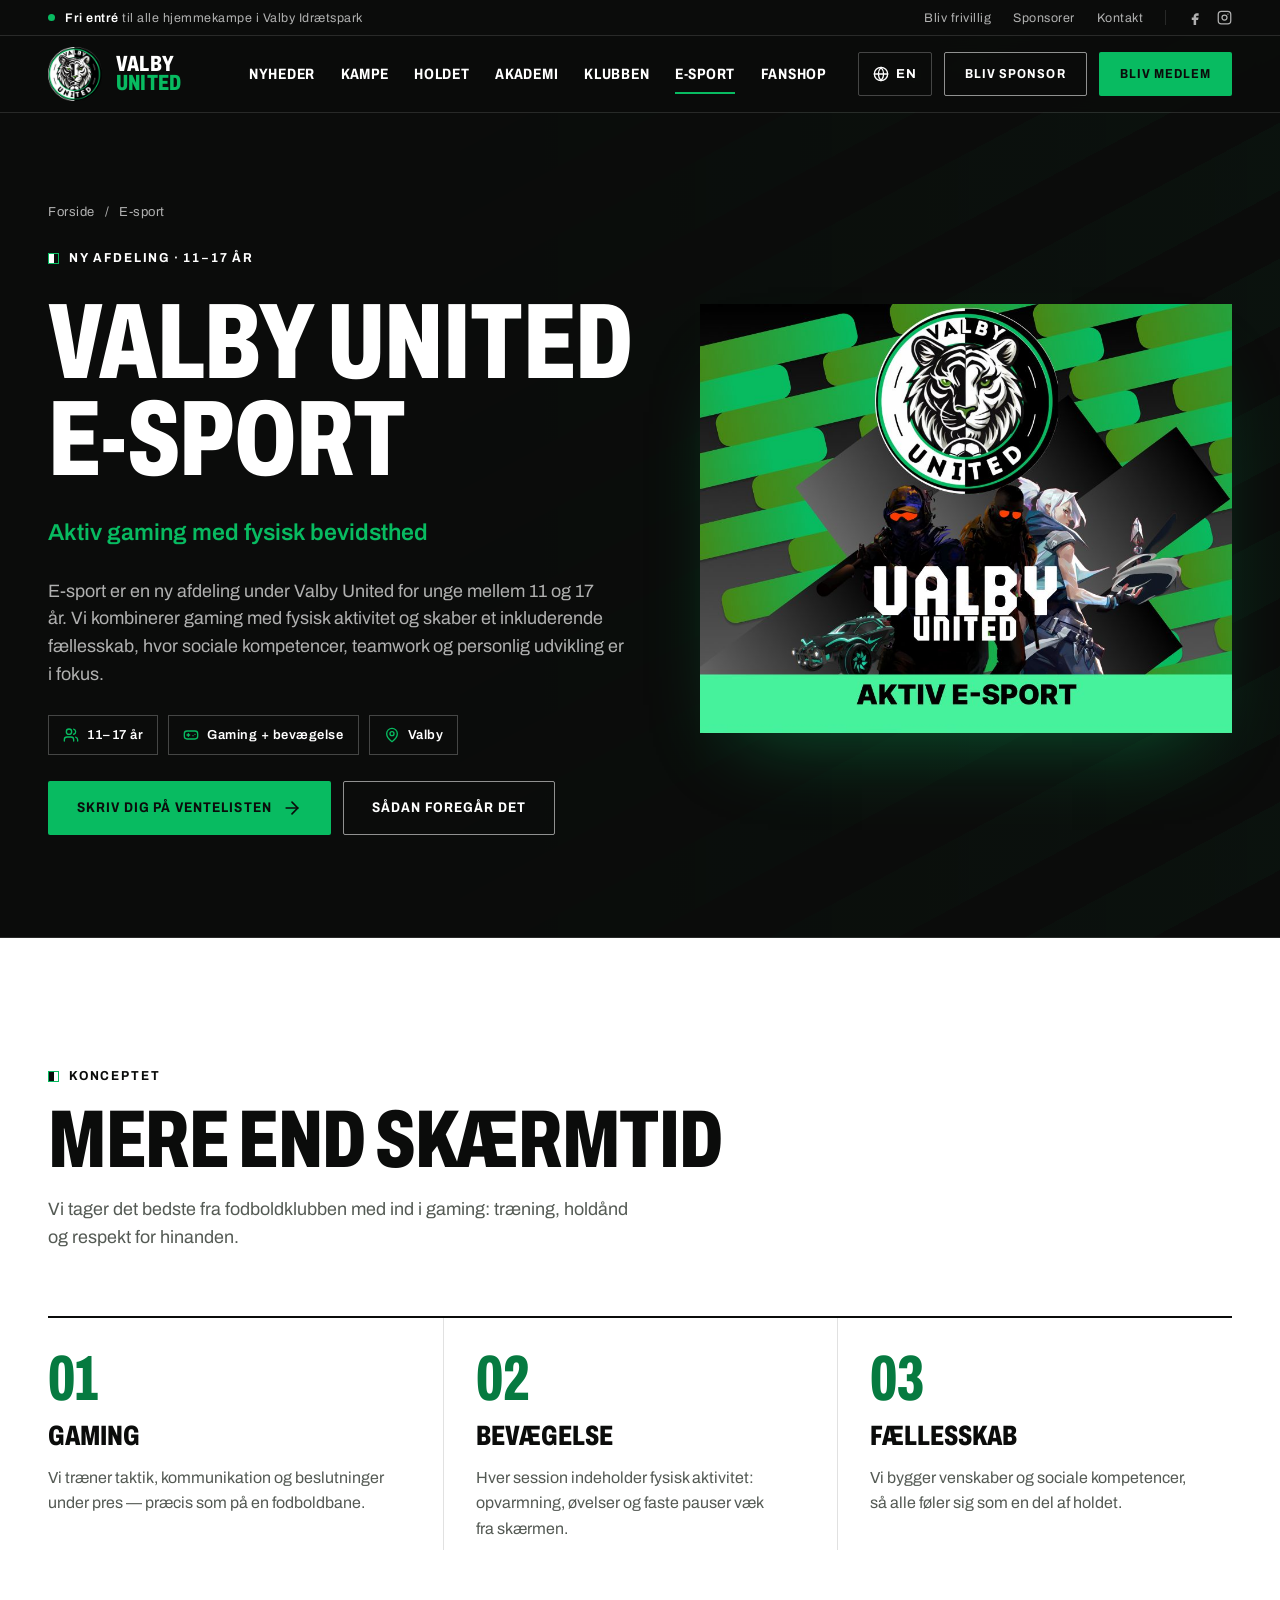
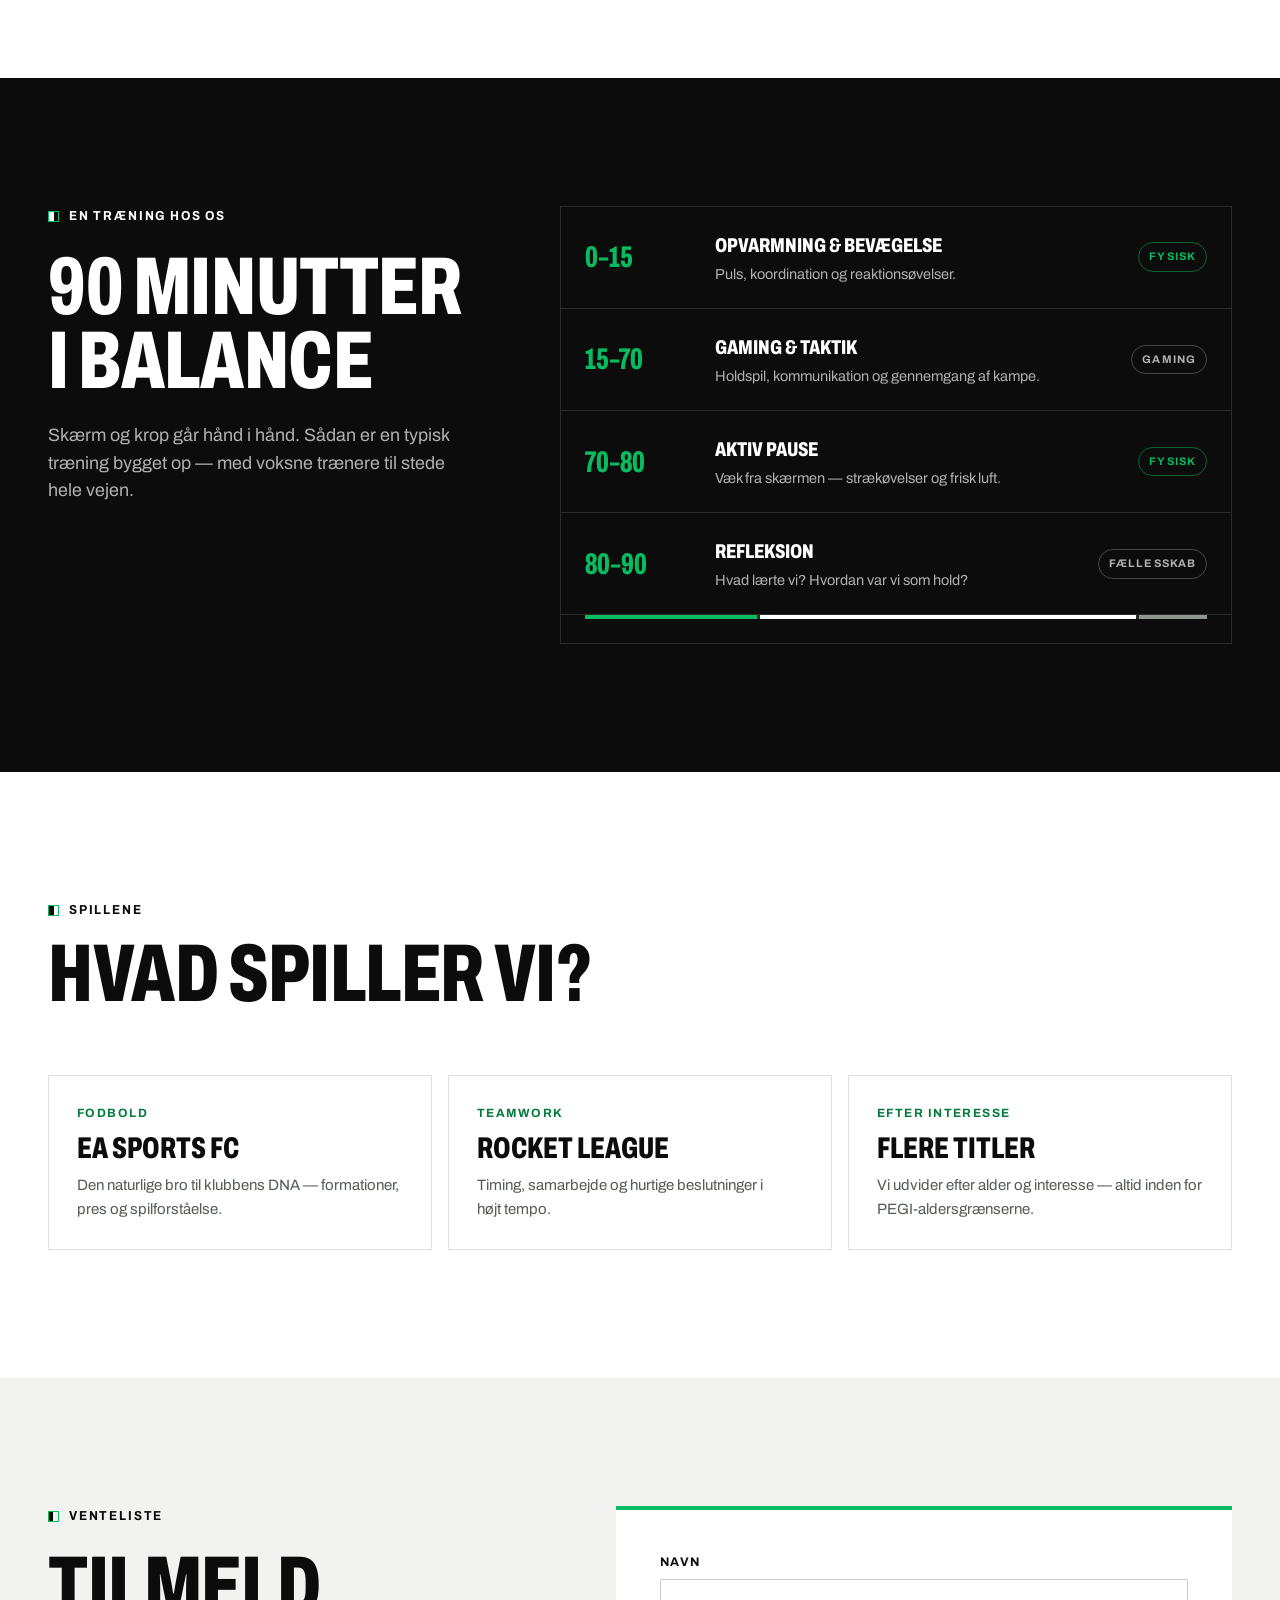
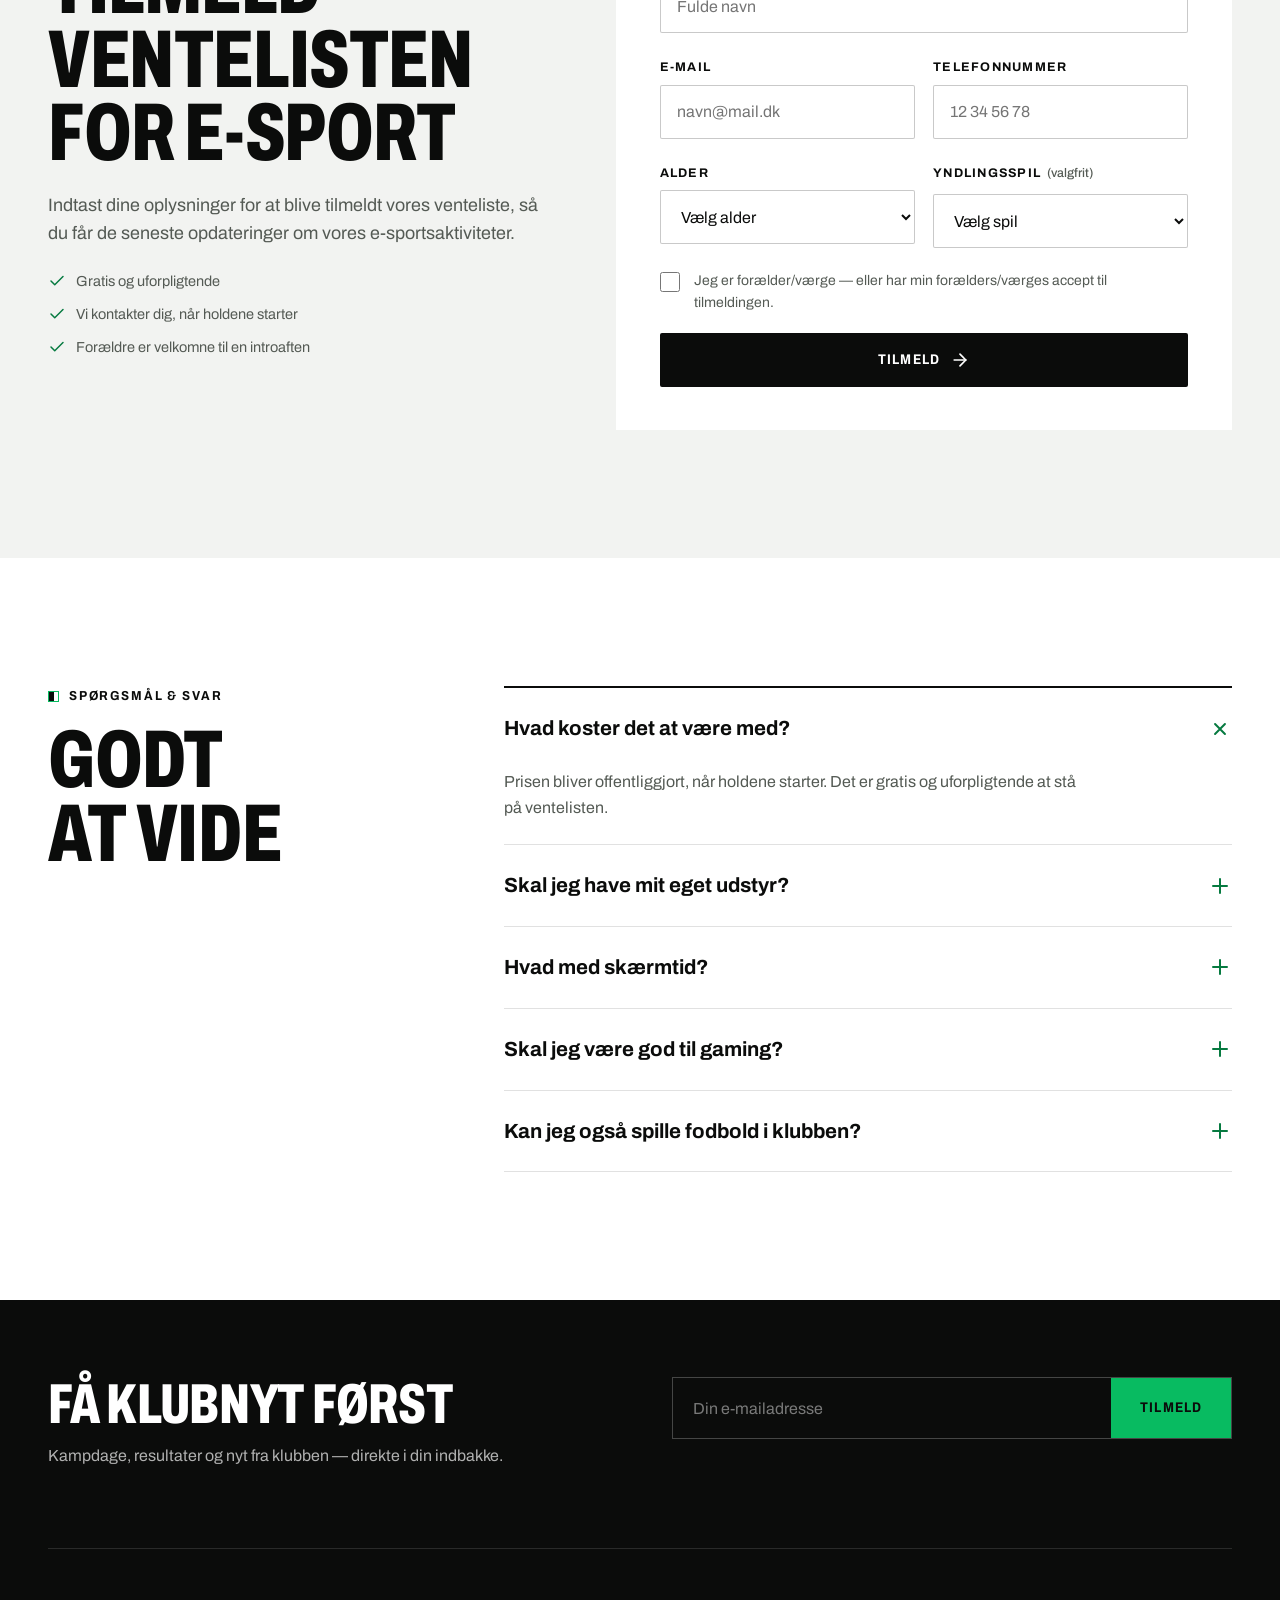
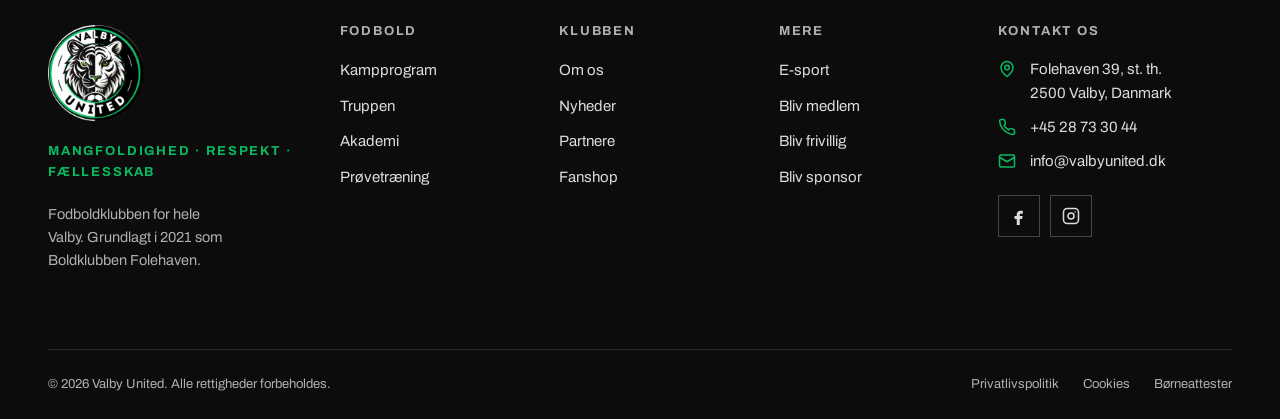
<file: valbyunited/esport.html>
<!doctype html>
<html lang="da">
<head>
  <meta charset="utf-8">
  <meta name="viewport" content="width=device-width, initial-scale=1">
  <title>E-sport — Valby United</title>
  <meta name="description" content="Valby United E-sport: aktiv gaming med fysisk bevidsthed for unge mellem 11 og 17 år. Skriv dig på ventelisten.">
  <meta name="theme-color" content="#0b0c0b">
  <meta property="og:type" content="website">
  <meta property="og:title" content="Valby United E-sport — Aktiv gaming med fysisk bevidsthed">
  <meta property="og:image" content="assets/img/photos/esport-key-art.jpg">
  <link rel="alternate" hreflang="da" href="https://valbyunited.dk/esport.html">
  <link rel="alternate" hreflang="en" href="https://valbyunited.dk/en/esport.html">
  <link rel="alternate" hreflang="x-default" href="https://valbyunited.dk/esport.html">
  <link rel="icon" type="image/png" sizes="32x32" href="assets/img/brand/favicon-32.png">
  <link rel="apple-touch-icon" href="assets/img/brand/apple-touch-icon.png">
  <link rel="preload" href="assets/fonts/archivo-latin.woff2" as="font" type="font/woff2" crossorigin>
  <link rel="stylesheet" href="assets/css/main.css">
</head>
<body>
<!-- Icon sprite -->
<svg width="0" height="0" style="position:absolute" aria-hidden="true">
  <symbol id="i-arrow" viewBox="0 0 24 24"><path d="M5 12h14"/><path d="m12 5 7 7-7 7"/></symbol>
  <symbol id="i-arrow-ur" viewBox="0 0 24 24"><path d="M7 7h10v10"/><path d="M7 17 17 7"/></symbol>
  <symbol id="i-chev-l" viewBox="0 0 24 24"><path d="m15 18-6-6 6-6"/></symbol>
  <symbol id="i-chev-r" viewBox="0 0 24 24"><path d="m9 18 6-6-6-6"/></symbol>
  <symbol id="i-cal" viewBox="0 0 24 24"><rect x="3" y="4" width="18" height="18" rx="2"/><path d="M16 2v4M8 2v4M3 10h18"/></symbol>
  <symbol id="i-pin" viewBox="0 0 24 24"><path d="M20 10c0 6-8 12-8 12S4 16 4 10a8 8 0 0 1 16 0Z"/><circle cx="12" cy="10" r="3"/></symbol>
  <symbol id="i-clock" viewBox="0 0 24 24"><circle cx="12" cy="12" r="10"/><path d="M12 6v6l4 2"/></symbol>
  <symbol id="i-phone" viewBox="0 0 24 24"><path d="M22 16.92v3a2 2 0 0 1-2.18 2 19.79 19.79 0 0 1-8.63-3.07 19.5 19.5 0 0 1-6-6 19.79 19.79 0 0 1-3.07-8.67A2 2 0 0 1 4.11 2h3a2 2 0 0 1 2 1.72c.13.96.36 1.9.7 2.81a2 2 0 0 1-.45 2.11L8.09 9.91a16 16 0 0 0 6 6l1.27-1.27a2 2 0 0 1 2.11-.45c.91.34 1.85.57 2.81.7A2 2 0 0 1 22 16.92z"/></symbol>
  <symbol id="i-mail" viewBox="0 0 24 24"><rect x="2" y="4" width="20" height="16" rx="2"/><path d="m22 7-10 6L2 7"/></symbol>
  <symbol id="i-check" viewBox="0 0 24 24"><path d="M20 6 9 17l-5-5"/></symbol>
  <symbol id="i-heart" viewBox="0 0 24 24"><path d="M19 14c1.49-1.46 3-3.21 3-5.5A5.5 5.5 0 0 0 16.5 3c-1.76 0-3 .5-4.5 2-1.5-1.5-2.74-2-4.5-2A5.5 5.5 0 0 0 2 8.5c0 2.3 1.5 4.05 3 5.5l7 7Z"/></symbol>
  <symbol id="i-game" viewBox="0 0 24 24"><rect x="2" y="6" width="20" height="12" rx="4"/><path d="M6 12h4M8 10v4M15 13h.01M18 11h.01"/></symbol>
  <symbol id="i-run" viewBox="0 0 24 24"><path d="M22 12h-4l-3 9L9 3l-3 9H2"/></symbol>
  <symbol id="i-users" viewBox="0 0 24 24"><path d="M16 21v-2a4 4 0 0 0-4-4H6a4 4 0 0 0-4 4v2"/><circle cx="9" cy="7" r="4"/><path d="M22 21v-2a4 4 0 0 0-3-3.87M16 3.13a4 4 0 0 1 0 7.75"/></symbol>
  <symbol id="i-plus" viewBox="0 0 24 24"><path d="M12 5v14M5 12h14"/></symbol>
  <symbol id="i-globe" viewBox="0 0 24 24"><circle cx="12" cy="12" r="10"/><path d="M2 12h20M12 2a15.3 15.3 0 0 1 4 10 15.3 15.3 0 0 1-4 10 15.3 15.3 0 0 1-4-10 15.3 15.3 0 0 1 4-10z"/></symbol>
  <symbol id="i-fb" viewBox="0 0 24 24"><path d="M14 9h3V5h-3c-2.76 0-5 2.24-5 5v2H6v4h3v8h4v-8h3l1-4h-4v-2c0-.55.45-1 1-1Z"/></symbol>
  <symbol id="i-ig" viewBox="0 0 24 24"><rect x="2" y="2" width="20" height="20" rx="5"/><circle cx="12" cy="12" r="4"/><path d="M17.5 6.5h.01"/></symbol>
</svg>

<a class="skip-link" href="#main">Spring til indhold</a>

<!-- ============================== HEADER ============================== -->
<header class="site-header is-solid">
  <div class="topbar">
    <div class="container topbar__inner">
      <p class="topbar__note"><span class="live-dot" aria-hidden="true"></span><span><strong>Fri entré</strong> til alle hjemmekampe<span class="hide-mobile"> i Valby Idrætspark</span></span></p>
      <div class="topbar__links">
        <a href="index.html#medlem">Bliv frivillig</a>
        <a href="index.html#partnere">Sponsorer</a>
        <a href="index.html#kontakt">Kontakt</a>
        <div class="topbar__social">
          <a href="https://www.facebook.com/BKFvalby" target="_blank" rel="noopener" aria-label="Facebook"><svg class="i i--fill"><use href="#i-fb"/></svg></a>
          <a href="#" aria-label="Instagram"><svg class="i"><use href="#i-ig"/></svg></a>
        </div>
      </div>
    </div>
  </div>
  <div class="navbar">
    <div class="container navbar__inner">
      <a class="brand" href="index.html" aria-label="Valby United — forside">
        <img class="brand__crest" src="assets/img/brand/crest-128.png" width="54" height="54" alt="Valby United logo">
        <span class="brand__word" aria-hidden="true"><span>Valby</span><span>United</span></span>
      </a>
      <nav class="nav" aria-label="Hovedmenu">
        <ul class="nav__list">
          <li><a class="nav__link" href="index.html#nyheder">Nyheder</a></li>
          <li><a class="nav__link" href="index.html#kampe">Kampe</a></li>
          <li><a class="nav__link" href="index.html#holdet">Holdet</a></li>
          <li><a class="nav__link" href="index.html#akademi">Akademi</a></li>
          <li><a class="nav__link" href="index.html#klubben">Klubben</a></li>
          <li><a class="nav__link" href="esport.html" aria-current="page">E-sport</a></li>
          <li><a class="nav__link" href="index.html#shop">Fanshop</a></li>
        </ul>
      </nav>
      <div class="nav__cta">
        <a class="nav-lang" href="en/esport.html" hreflang="en" lang="en" data-lang-switch title="English version"><svg class="i i--sm"><use href="#i-globe"/></svg>EN</a>
        <a class="btn btn--outline-light btn--sm" href="index.html#partnere">Bliv sponsor</a>
        <a class="btn btn--primary btn--sm" href="index.html#medlem">Bliv medlem</a>
        <button class="burger" type="button" aria-controls="mobile-menu" aria-expanded="false" aria-label="Åbn menu"><span></span></button>
      </div>
    </div>
  </div>
</header>

<div class="mobile-menu" id="mobile-menu" aria-hidden="true">
  <ul class="mobile-menu__list">
    <li><a href="index.html#nyheder">Nyheder <svg class="i"><use href="#i-arrow"/></svg></a></li>
    <li><a href="index.html#kampe">Kampe <svg class="i"><use href="#i-arrow"/></svg></a></li>
    <li><a href="index.html#holdet">Holdet <svg class="i"><use href="#i-arrow"/></svg></a></li>
    <li><a href="index.html#akademi">Akademi <svg class="i"><use href="#i-arrow"/></svg></a></li>
    <li><a href="index.html#klubben">Klubben <svg class="i"><use href="#i-arrow"/></svg></a></li>
    <li><a href="esport.html">E-sport <svg class="i"><use href="#i-arrow"/></svg></a></li>
    <li><a href="index.html#shop">Fanshop <svg class="i"><use href="#i-arrow"/></svg></a></li>
  </ul>
  <a class="btn btn--primary btn--block" href="index.html#medlem">Bliv medlem</a>
  <div class="mobile-menu__lang" aria-label="Sprog"><span aria-current="true">Dansk</span><a href="en/esport.html" hreflang="en" lang="en" data-lang-switch>English</a></div>
  <div class="mobile-menu__foot">
    <a href="tel:+4528733044">+45 28 73 30 44</a>
    <a href="mailto:info@valbyunited.dk">info@valbyunited.dk</a>
  </div>
</div>

<main id="main">

<!-- ============================== PAGE HERO ============================== -->
<section class="page-hero" aria-labelledby="es-title">
  <div class="page-hero__stripes" aria-hidden="true"></div>
  <div class="container page-hero__grid">
    <div class="page-hero__copy">
      <nav class="breadcrumb" aria-label="Brødkrumme"><a href="index.html">Forside</a><span aria-hidden="true">/</span><span aria-current="page">E-sport</span></nav>
      <span class="eyebrow" data-reveal>Ny afdeling · 11–17 år</span>
      <h1 class="display page-hero__title" id="es-title" data-reveal style="--d:.06s">Valby United E-sport</h1>
      <p class="esport__sub" data-reveal style="--d:.12s">Aktiv gaming med fysisk bevidsthed</p>
      <p class="lead" data-reveal style="--d:.16s">E-sport er en ny afdeling under Valby United for unge mellem 11 og 17 år. Vi kombinerer gaming med fysisk aktivitet og skaber et inkluderende fællesskab, hvor sociale kompetencer, teamwork og personlig udvikling er i fokus.</p>
      <ul class="kv" data-reveal style="--d:.2s">
        <li><svg class="i"><use href="#i-users"/></svg>11–17 år</li>
        <li><svg class="i"><use href="#i-game"/></svg>Gaming + bevægelse</li>
        <li><svg class="i"><use href="#i-pin"/></svg>Valby</li>
      </ul>
      <div class="hero__actions" data-reveal style="--d:.24s">
        <a class="btn btn--primary" href="#venteliste">Skriv dig på ventelisten <svg class="i i--move"><use href="#i-arrow"/></svg></a>
        <a class="btn btn--outline-light" href="#koncept">Sådan foregår det</a>
      </div>
    </div>
    <div class="page-hero__media" data-reveal style="--d:.15s">
      <img src="assets/img/photos/esport-key-art.jpg" alt="Valby United E-sport — aktiv e-sport" width="931" height="751" fetchpriority="high">
    </div>
  </div>
</section>

<!-- ============================== CONCEPT ============================== -->
<section class="section" id="koncept" aria-labelledby="concept-title">
  <div class="container">
    <div class="section-head">
      <div class="section-head__title">
        <span class="eyebrow" data-reveal>Konceptet</span>
        <h2 class="display h-lg" id="concept-title" data-reveal>Mere end skærmtid</h2>
        <p class="lead" data-reveal>Vi tager det bedste fra fodboldklubben med ind i gaming: træning, holdånd og respekt for hinanden.</p>
      </div>
    </div>
    <div class="steps">
      <div class="step" data-reveal><span class="step__no">01</span><h3>Gaming</h3><p>Vi træner taktik, kommunikation og beslutninger under pres — præcis som på en fodboldbane.</p></div>
      <div class="step" data-reveal style="--d:.08s"><span class="step__no">02</span><h3>Bevægelse</h3><p>Hver session indeholder fysisk aktivitet: opvarmning, øvelser og faste pauser væk fra skærmen.</p></div>
      <div class="step" data-reveal style="--d:.16s"><span class="step__no">03</span><h3>Fællesskab</h3><p>Vi bygger venskaber og sociale kompetencer, så alle føler sig som en del af holdet.</p></div>
    </div>
  </div>
</section>

<!-- ============================== SESSION ============================== -->
<section class="section section--dark" aria-labelledby="session-title">
  <div class="container session">
    <div class="esport__copy">
      <span class="eyebrow" data-reveal>En træning hos os</span>
      <h2 class="display h-lg" id="session-title" data-reveal>90 minutter i balance</h2>
      <p class="lead" data-reveal>Skærm og krop går hånd i hånd. Sådan er en typisk træning bygget op — med voksne trænere til stede hele vejen.</p>
    </div>
    <div class="timeline" data-reveal>
      <div class="timeline__row"><span class="timeline__time">0–15</span><div><b>Opvarmning &amp; bevægelse</b><p>Puls, koordination og reaktionsøvelser.</p></div><span class="chip chip--green">Fysisk</span></div>
      <div class="timeline__row"><span class="timeline__time">15–70</span><div><b>Gaming &amp; taktik</b><p>Holdspil, kommunikation og gennemgang af kampe.</p></div><span class="chip">Gaming</span></div>
      <div class="timeline__row"><span class="timeline__time">70–80</span><div><b>Aktiv pause</b><p>Væk fra skærmen — strækøvelser og frisk luft.</p></div><span class="chip chip--green">Fysisk</span></div>
      <div class="timeline__row"><span class="timeline__time">80–90</span><div><b>Refleksion</b><p>Hvad lærte vi? Hvordan var vi som hold?</p></div><span class="chip">Fællesskab</span></div>
      <div class="timeline__bar" aria-hidden="true"><i style="width:28%"></i><i style="width:61%"></i><i style="width:11%"></i></div>
    </div>
  </div>
</section>

<!-- ============================== GAMES ============================== -->
<section class="section" aria-labelledby="games-title">
  <div class="container">
    <div class="section-head">
      <div class="section-head__title">
        <span class="eyebrow" data-reveal>Spillene</span>
        <h2 class="display h-lg" id="games-title" data-reveal>Hvad spiller vi?</h2>
      </div>
    </div>
    <div class="games">
      <article class="game" data-reveal><span class="game__tag">Fodbold</span><h3>EA SPORTS FC</h3><p>Den naturlige bro til klubbens DNA — formationer, pres og spilforståelse.</p></article>
      <article class="game" data-reveal style="--d:.08s"><span class="game__tag">Teamwork</span><h3>Rocket League</h3><p>Timing, samarbejde og hurtige beslutninger i højt tempo.</p></article>
      <article class="game" data-reveal style="--d:.16s"><span class="game__tag">Efter interesse</span><h3>Flere titler</h3><p>Vi udvider efter alder og interesse — altid inden for PEGI-aldersgrænserne.</p></article>
    </div>
  </div>
</section>

<!-- ============================== SIGN-UP ============================== -->
<section class="section section--tint" id="venteliste" aria-labelledby="signup-title">
  <div class="container signup">
    <div class="signup__copy">
      <span class="eyebrow" data-reveal>Venteliste</span>
      <h2 class="display h-lg" id="signup-title" data-reveal>Tilmeld ventelisten for e-sport</h2>
      <p class="lead" data-reveal>Indtast dine oplysninger for at blive tilmeldt vores venteliste, så du får de seneste opdateringer om vores e-sportsaktiviteter.</p>
      <ul class="plan__list" style="color:var(--text-2)" data-reveal>
        <li><svg class="i" style="color:var(--green-ink)"><use href="#i-check"/></svg>Gratis og uforpligtende</li>
        <li><svg class="i" style="color:var(--green-ink)"><use href="#i-check"/></svg>Vi kontakter dig, når holdene starter</li>
        <li><svg class="i" style="color:var(--green-ink)"><use href="#i-check"/></svg>Forældre er velkomne til en introaften</li>
      </ul>
    </div>

    <div class="form-card" data-reveal style="--d:.1s">
      <form data-waitlist novalidate>
        <div class="form-grid">
          <div class="field field--full">
            <label for="wl-name">Navn</label>
            <input id="wl-name" name="name" type="text" autocomplete="name" placeholder="Fulde navn" required>
            <span class="field__err" aria-live="polite"></span>
          </div>
          <div class="field">
            <label for="wl-email">E-mail</label>
            <input id="wl-email" name="email" type="email" autocomplete="email" placeholder="navn@mail.dk" required>
            <span class="field__err" aria-live="polite"></span>
          </div>
          <div class="field">
            <label for="wl-phone">Telefonnummer</label>
            <input id="wl-phone" name="phone" type="tel" autocomplete="tel" placeholder="12 34 56 78" required>
            <span class="field__err" aria-live="polite"></span>
          </div>
          <div class="field">
            <label for="wl-age">Alder</label>
            <select id="wl-age" name="age" required>
              <option value="">Vælg alder</option>
              <option>11 år</option><option>12 år</option><option>13 år</option><option>14 år</option>
              <option>15 år</option><option>16 år</option><option>17 år</option>
            </select>
            <span class="field__err" aria-live="polite"></span>
          </div>
          <div class="field">
            <label for="wl-game">Yndlingsspil <span style="font-weight:500;text-transform:none;letter-spacing:0;color:var(--text-2)">(valgfrit)</span></label>
            <select id="wl-game" name="game">
              <option value="">Vælg spil</option>
              <option>EA SPORTS FC</option><option>Rocket League</option><option>Andet</option>
            </select>
          </div>
          <label class="check field--full">
            <input type="checkbox" name="consent" required>
            <span>Jeg er forælder/værge — eller har min forælders/værges accept til tilmeldingen.<span class="field__err" aria-live="polite" style="display:block"></span></span>
          </label>
          <div class="field--full">
            <button class="btn btn--dark btn--block" type="submit">Tilmeld <svg class="i i--move"><use href="#i-arrow"/></svg></button>
          </div>
        </div>
      </form>
      <div class="form-success" role="status">
        <span class="tick"><svg class="i"><use href="#i-check"/></svg></span>
        <h3 tabindex="-1">Tak, <span data-success-name></span>!</h3>
        <p>Du er nu på ventelisten. Vi kontakter dig, så snart de første e-sportshold starter.</p>
        <a class="link-arrow" href="index.html">Tilbage til forsiden <svg class="i i--sm"><use href="#i-arrow"/></svg></a>
      </div>
    </div>
  </div>
</section>

<!-- ============================== FAQ ============================== -->
<section class="section" aria-labelledby="faq-title">
  <div class="container faq-layout">
    <div class="section-head__title" style="align-content:start">
      <span class="eyebrow" data-reveal>Spørgsmål &amp; svar</span>
      <h2 class="display h-lg" id="faq-title" data-reveal>Godt at vide</h2>
    </div>
    <div class="faq" data-reveal>
      <details open>
        <summary>Hvad koster det at være med? <svg class="i"><use href="#i-plus"/></svg></summary>
        <p>Prisen bliver offentliggjort, når holdene starter. Det er gratis og uforpligtende at stå på ventelisten.</p>
      </details>
      <details>
        <summary>Skal jeg have mit eget udstyr? <svg class="i"><use href="#i-plus"/></svg></summary>
        <p>Nej. Klubben stiller konsoller og computere til rådighed. Du må gerne medbringe dit eget headset.</p>
      </details>
      <details>
        <summary>Hvad med skærmtid? <svg class="i"><use href="#i-plus"/></svg></summary>
        <p>Netop derfor er fysisk aktivitet en fast del af hver træning. Vi arbejder bevidst med pauser, bevægelse og gode vaner — også derhjemme.</p>
      </details>
      <details>
        <summary>Skal jeg være god til gaming? <svg class="i"><use href="#i-plus"/></svg></summary>
        <p>Overhovedet ikke. Alle niveauer er velkomne. Det vigtigste er lysten til at være en del af et hold.</p>
      </details>
      <details>
        <summary>Kan jeg også spille fodbold i klubben? <svg class="i"><use href="#i-plus"/></svg></summary>
        <p>Ja! Mange kombinerer e-sport med fodbold. Se vores <a href="index.html#akademi" style="text-decoration:underline">hold og træningstider</a>.</p>
      </details>
    </div>
  </div>
</section>

</main>

<!-- ============================== FOOTER ============================== -->
<footer class="site-footer" id="kontakt">
  <div class="container">
    <div class="newsletter">
      <div>
        <h2 class="display">Få klubnyt først</h2>
        <p>Kampdage, resultater og nyt fra klubben — direkte i din indbakke.</p>
      </div>
      <div>
        <form class="field-row" data-newsletter novalidate>
          <label class="sr-only" for="nl-email">E-mail</label>
          <input id="nl-email" type="email" name="email" placeholder="Din e-mailadresse" autocomplete="email" required>
          <button class="btn btn--primary" type="submit">Tilmeld</button>
        </form>
        <p class="form-msg" role="status" aria-live="polite"></p>
      </div>
    </div>

    <div class="footer-main">
      <div class="footer-brand">
        <img src="assets/img/brand/crest-256.png" alt="Valby United logo" width="96" height="97" loading="lazy">
        <p class="footer-motto"><span>Mangfoldighed ·</span> <span>Respekt ·</span> <span>Fællesskab</span></p>
        <p>Fodboldklubben for hele Valby. Grundlagt i 2021 som Boldklubben Folehaven.</p>
      </div>
      <div class="footer-col">
        <h3>Fodbold</h3>
        <ul>
          <li><a href="index.html#kampe">Kampprogram</a></li>
          <li><a href="index.html#holdet">Truppen</a></li>
          <li><a href="index.html#akademi">Akademi</a></li>
          <li><a href="index.html#akademi">Prøvetræning</a></li>
        </ul>
      </div>
      <div class="footer-col">
        <h3>Klubben</h3>
        <ul>
          <li><a href="index.html#klubben">Om os</a></li>
          <li><a href="index.html#nyheder">Nyheder</a></li>
          <li><a href="index.html#partnere">Partnere</a></li>
          <li><a href="index.html#shop">Fanshop</a></li>
        </ul>
      </div>
      <div class="footer-col">
        <h3>Mere</h3>
        <ul>
          <li><a href="esport.html">E-sport</a></li>
          <li><a href="index.html#medlem">Bliv medlem</a></li>
          <li><a href="index.html#medlem">Bliv frivillig</a></li>
          <li><a href="index.html#partnere">Bliv sponsor</a></li>
        </ul>
      </div>
      <div class="footer-col footer-contact">
        <h3>Kontakt os</h3>
        <ul class="contact-list">
          <li><svg class="i"><use href="#i-pin"/></svg><a href="https://www.google.com/maps/search/?api=1&amp;query=Folehaven+39,+2500+Valby" target="_blank" rel="noopener">Folehaven 39, st. th.<br>2500 Valby, Danmark</a></li>
          <li><svg class="i"><use href="#i-phone"/></svg><a href="tel:+4528733044">+45 28 73 30 44</a></li>
          <li><svg class="i"><use href="#i-mail"/></svg><a href="mailto:info@valbyunited.dk">info@valbyunited.dk</a></li>
        </ul>
        <div class="socials">
          <a href="https://www.facebook.com/BKFvalby" target="_blank" rel="noopener" aria-label="Facebook"><svg class="i i--fill"><use href="#i-fb"/></svg></a>
          <a href="#" aria-label="Instagram"><svg class="i"><use href="#i-ig"/></svg></a>
        </div>
      </div>
    </div>

    <div class="footer-bottom">
      <p>© <span data-year>2026</span> Valby United. Alle rettigheder forbeholdes.</p>
      <nav aria-label="Juridisk">
        <a href="#">Privatlivspolitik</a>
        <a href="#">Cookies</a>
        <a href="#">Børneattester</a>
      </nav>
    </div>
  </div>
</footer>

<script src="assets/js/main.js"></script>
</body>
</html>
</file>
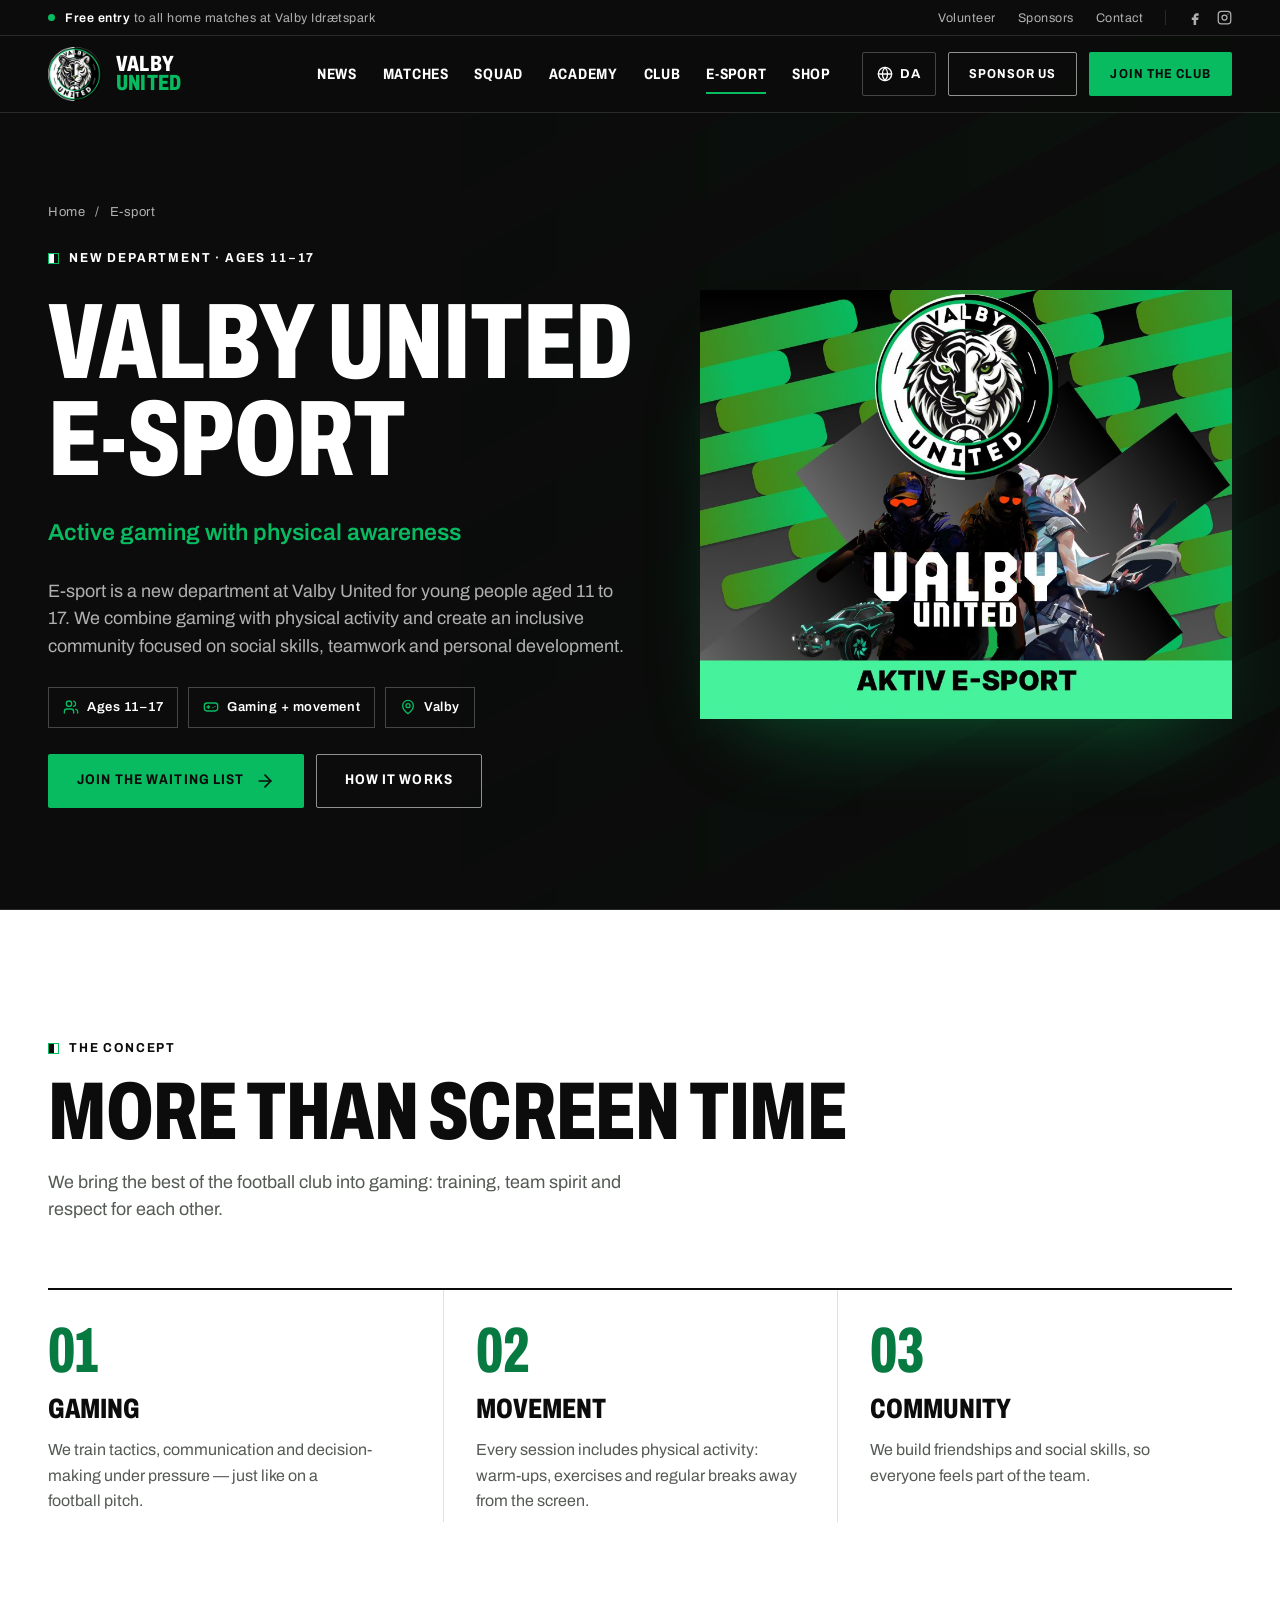
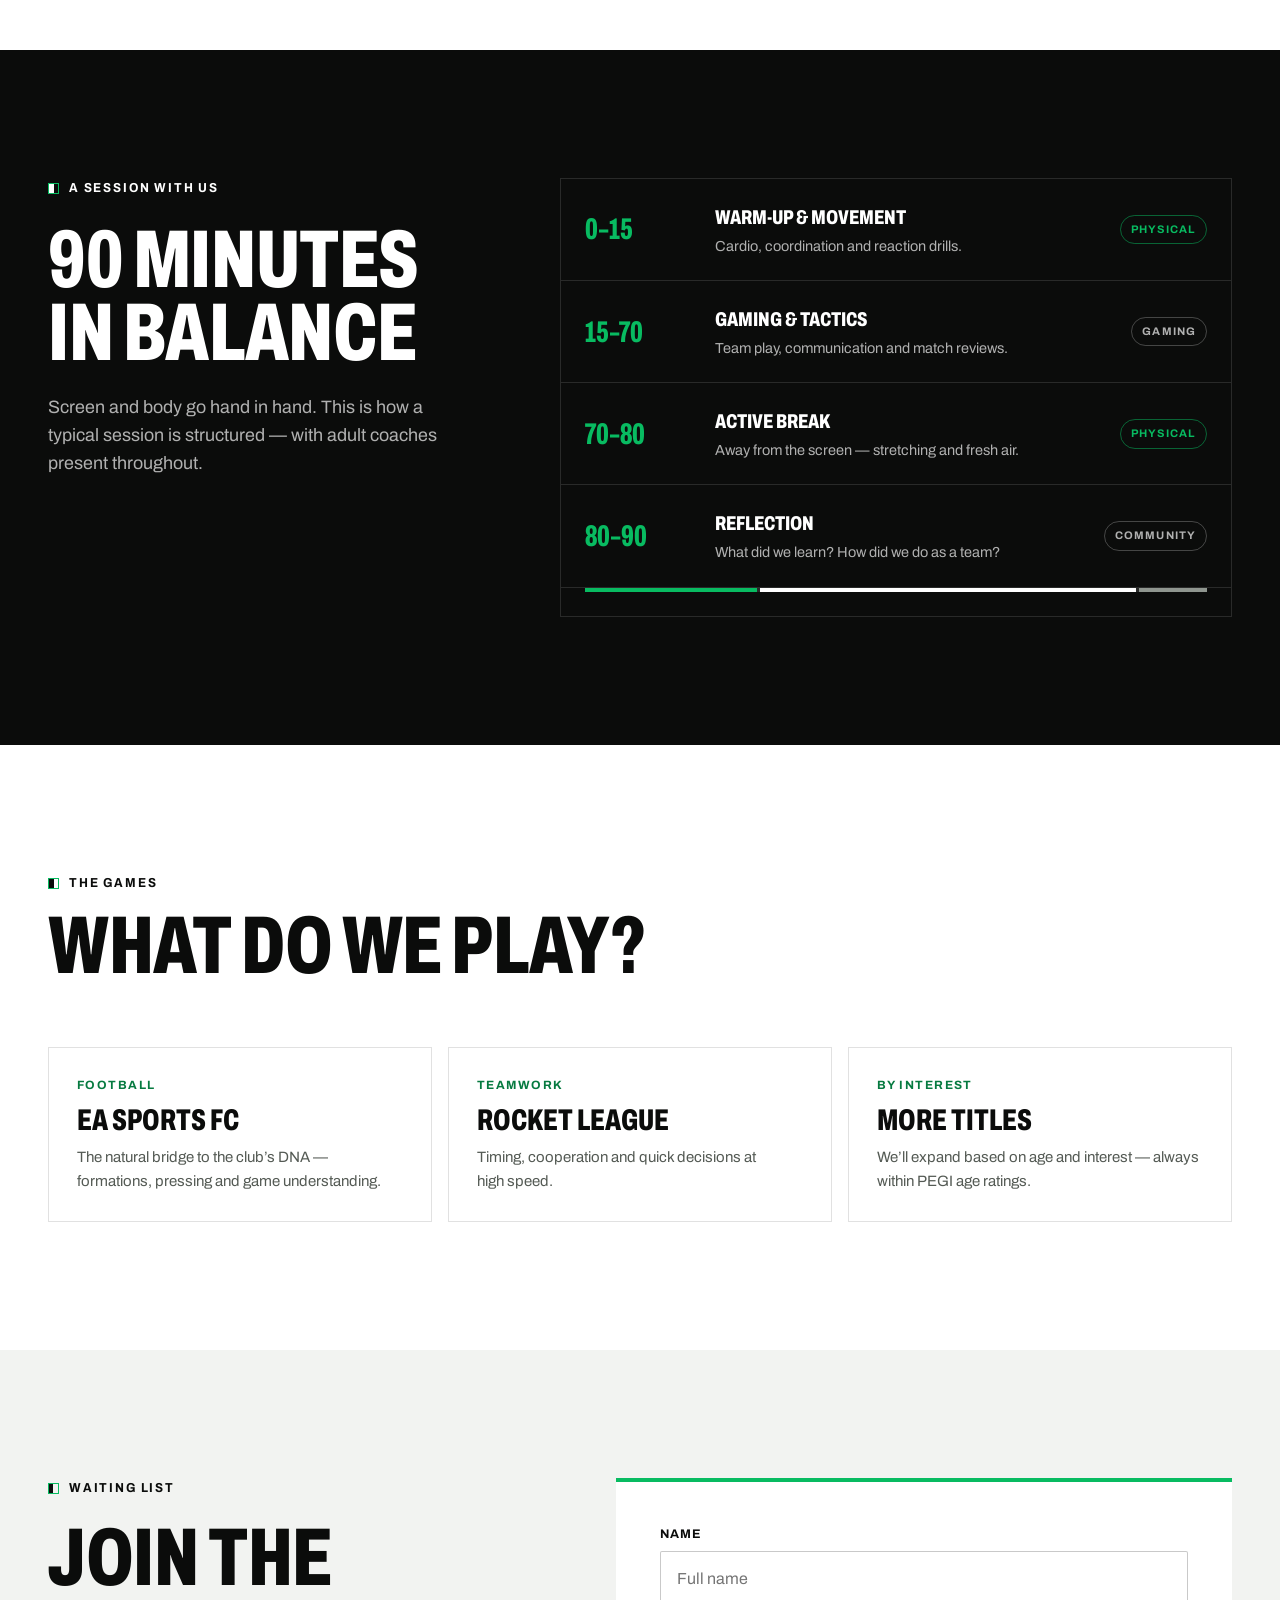
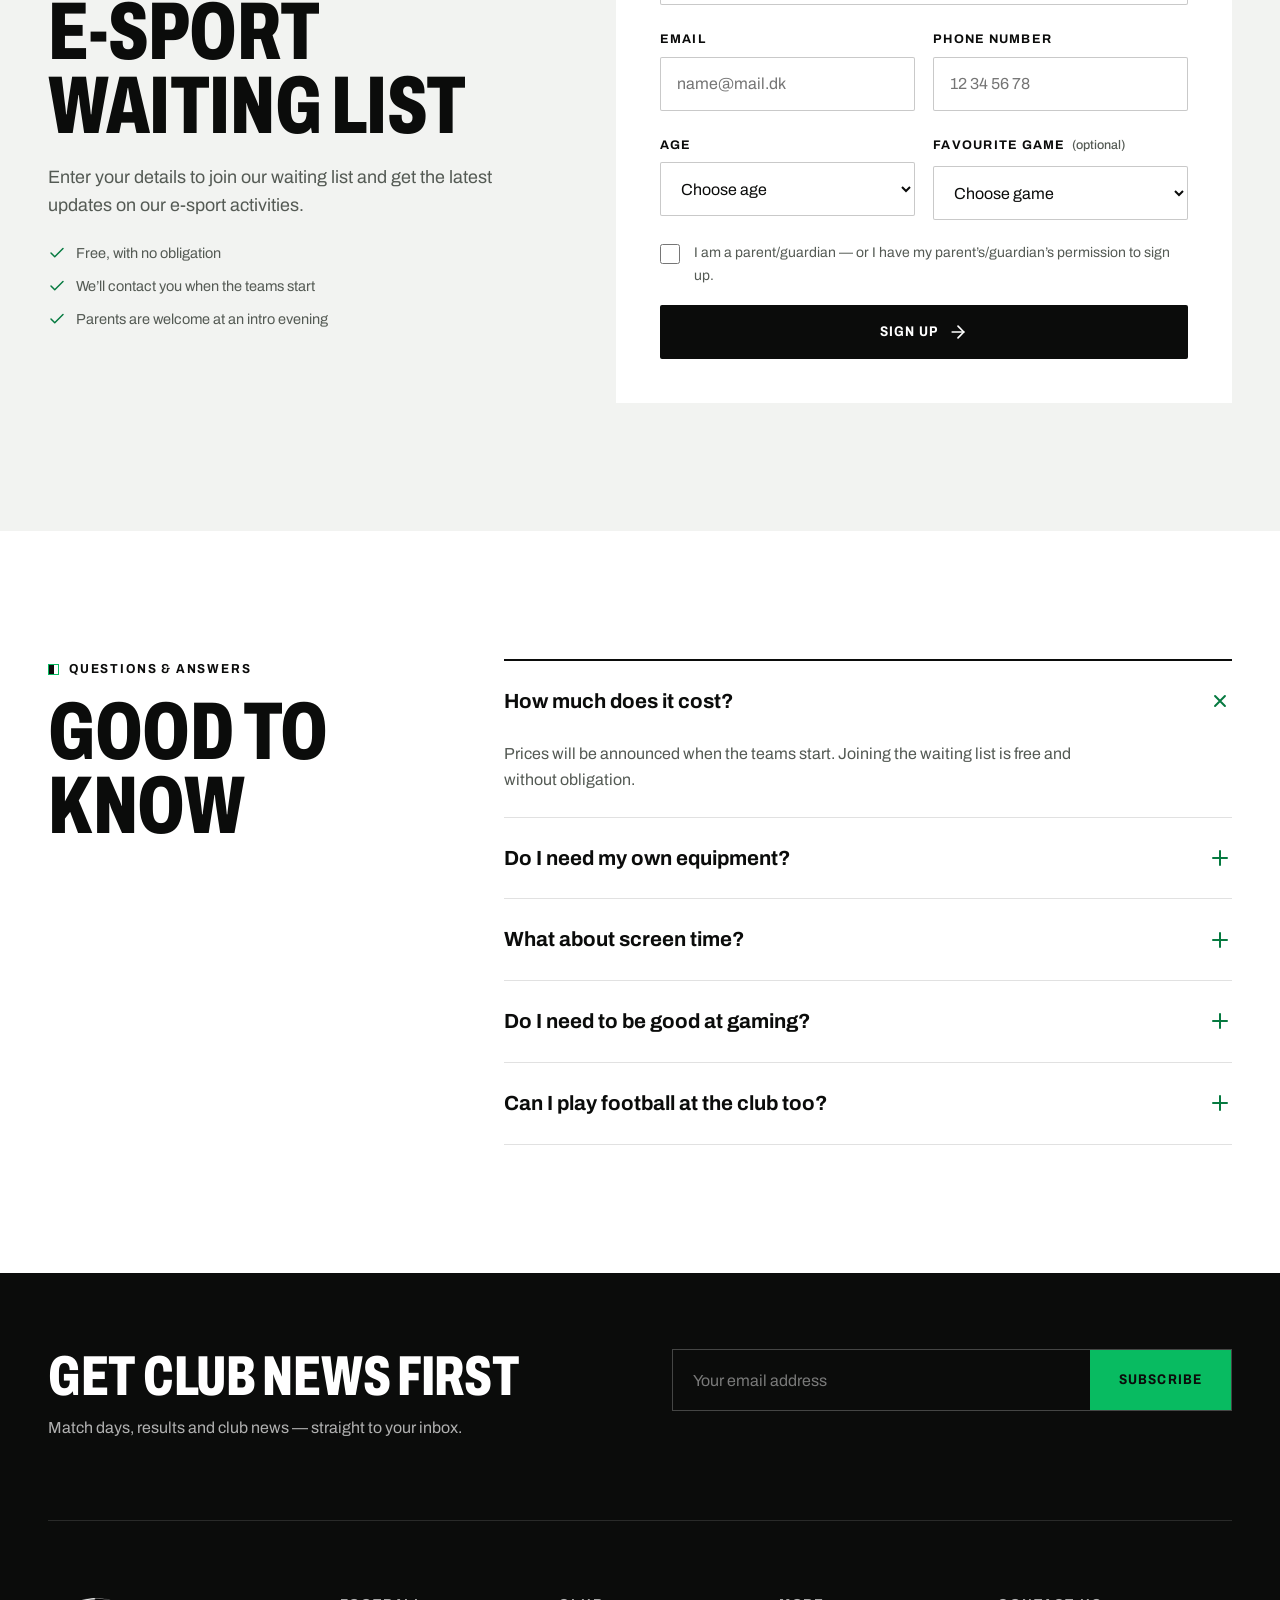
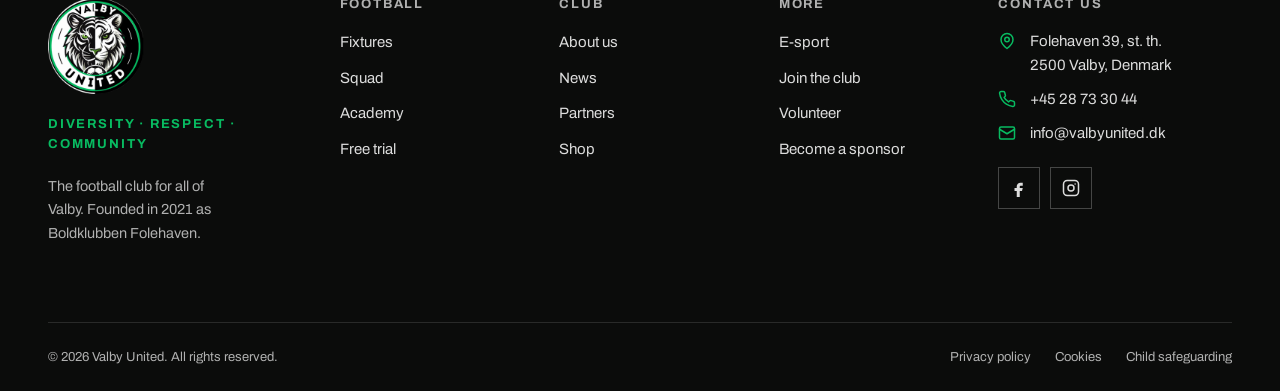
<file: valbyunited/en/esport.html>
<!doctype html>
<html lang="en">
<head>
  <meta charset="utf-8">
  <meta name="viewport" content="width=device-width, initial-scale=1">
  <title>E-sport — Valby United</title>
  <meta name="description" content="Valby United E-sport: active gaming with physical awareness for young people aged 11 to 17. Join the waiting list.">
  <meta name="theme-color" content="#0b0c0b">
  <meta property="og:type" content="website">
  <meta property="og:title" content="Valby United E-sport — Active gaming with physical awareness">
  <meta property="og:image" content="../assets/img/photos/esport-key-art.jpg">
  <link rel="alternate" hreflang="da" href="https://valbyunited.dk/esport.html">
  <link rel="alternate" hreflang="en" href="https://valbyunited.dk/en/esport.html">
  <link rel="alternate" hreflang="x-default" href="https://valbyunited.dk/esport.html">
  <link rel="icon" type="image/png" sizes="32x32" href="../assets/img/brand/favicon-32.png">
  <link rel="apple-touch-icon" href="../assets/img/brand/apple-touch-icon.png">
  <link rel="preload" href="../assets/fonts/archivo-latin.woff2" as="font" type="font/woff2" crossorigin>
  <link rel="stylesheet" href="../assets/css/main.css">
</head>
<body>
<!-- Icon sprite -->
<svg width="0" height="0" style="position:absolute" aria-hidden="true">
  <symbol id="i-arrow" viewBox="0 0 24 24"><path d="M5 12h14"/><path d="m12 5 7 7-7 7"/></symbol>
  <symbol id="i-arrow-ur" viewBox="0 0 24 24"><path d="M7 7h10v10"/><path d="M7 17 17 7"/></symbol>
  <symbol id="i-chev-l" viewBox="0 0 24 24"><path d="m15 18-6-6 6-6"/></symbol>
  <symbol id="i-chev-r" viewBox="0 0 24 24"><path d="m9 18 6-6-6-6"/></symbol>
  <symbol id="i-cal" viewBox="0 0 24 24"><rect x="3" y="4" width="18" height="18" rx="2"/><path d="M16 2v4M8 2v4M3 10h18"/></symbol>
  <symbol id="i-pin" viewBox="0 0 24 24"><path d="M20 10c0 6-8 12-8 12S4 16 4 10a8 8 0 0 1 16 0Z"/><circle cx="12" cy="10" r="3"/></symbol>
  <symbol id="i-clock" viewBox="0 0 24 24"><circle cx="12" cy="12" r="10"/><path d="M12 6v6l4 2"/></symbol>
  <symbol id="i-phone" viewBox="0 0 24 24"><path d="M22 16.92v3a2 2 0 0 1-2.18 2 19.79 19.79 0 0 1-8.63-3.07 19.5 19.5 0 0 1-6-6 19.79 19.79 0 0 1-3.07-8.67A2 2 0 0 1 4.11 2h3a2 2 0 0 1 2 1.72c.13.96.36 1.9.7 2.81a2 2 0 0 1-.45 2.11L8.09 9.91a16 16 0 0 0 6 6l1.27-1.27a2 2 0 0 1 2.11-.45c.91.34 1.85.57 2.81.7A2 2 0 0 1 22 16.92z"/></symbol>
  <symbol id="i-mail" viewBox="0 0 24 24"><rect x="2" y="4" width="20" height="16" rx="2"/><path d="m22 7-10 6L2 7"/></symbol>
  <symbol id="i-check" viewBox="0 0 24 24"><path d="M20 6 9 17l-5-5"/></symbol>
  <symbol id="i-heart" viewBox="0 0 24 24"><path d="M19 14c1.49-1.46 3-3.21 3-5.5A5.5 5.5 0 0 0 16.5 3c-1.76 0-3 .5-4.5 2-1.5-1.5-2.74-2-4.5-2A5.5 5.5 0 0 0 2 8.5c0 2.3 1.5 4.05 3 5.5l7 7Z"/></symbol>
  <symbol id="i-game" viewBox="0 0 24 24"><rect x="2" y="6" width="20" height="12" rx="4"/><path d="M6 12h4M8 10v4M15 13h.01M18 11h.01"/></symbol>
  <symbol id="i-run" viewBox="0 0 24 24"><path d="M22 12h-4l-3 9L9 3l-3 9H2"/></symbol>
  <symbol id="i-users" viewBox="0 0 24 24"><path d="M16 21v-2a4 4 0 0 0-4-4H6a4 4 0 0 0-4 4v2"/><circle cx="9" cy="7" r="4"/><path d="M22 21v-2a4 4 0 0 0-3-3.87M16 3.13a4 4 0 0 1 0 7.75"/></symbol>
  <symbol id="i-plus" viewBox="0 0 24 24"><path d="M12 5v14M5 12h14"/></symbol>
  <symbol id="i-globe" viewBox="0 0 24 24"><circle cx="12" cy="12" r="10"/><path d="M2 12h20M12 2a15.3 15.3 0 0 1 4 10 15.3 15.3 0 0 1-4 10 15.3 15.3 0 0 1-4-10 15.3 15.3 0 0 1 4-10z"/></symbol>
  <symbol id="i-fb" viewBox="0 0 24 24"><path d="M14 9h3V5h-3c-2.76 0-5 2.24-5 5v2H6v4h3v8h4v-8h3l1-4h-4v-2c0-.55.45-1 1-1Z"/></symbol>
  <symbol id="i-ig" viewBox="0 0 24 24"><rect x="2" y="2" width="20" height="20" rx="5"/><circle cx="12" cy="12" r="4"/><path d="M17.5 6.5h.01"/></symbol>
</svg>

<a class="skip-link" href="#main">Skip to content</a>

<!-- ============================== HEADER ============================== -->
<header class="site-header is-solid">
  <div class="topbar">
    <div class="container topbar__inner">
      <p class="topbar__note"><span class="live-dot" aria-hidden="true"></span><span><strong>Free entry</strong> to all home matches<span class="hide-mobile"> at Valby Idrætspark</span></span></p>
      <div class="topbar__links">
        <a href="index.html#medlem">Volunteer</a>
        <a href="index.html#partnere">Sponsors</a>
        <a href="index.html#kontakt">Contact</a>
        <div class="topbar__social">
          <a href="https://www.facebook.com/BKFvalby" target="_blank" rel="noopener" aria-label="Facebook"><svg class="i i--fill"><use href="#i-fb"/></svg></a>
          <a href="#" aria-label="Instagram"><svg class="i"><use href="#i-ig"/></svg></a>
        </div>
      </div>
    </div>
  </div>
  <div class="navbar">
    <div class="container navbar__inner">
      <a class="brand" href="index.html" aria-label="Valby United — home">
        <img class="brand__crest" src="../assets/img/brand/crest-128.png" width="54" height="54" alt="Valby United logo">
        <span class="brand__word" aria-hidden="true"><span>Valby</span><span>United</span></span>
      </a>
      <nav class="nav" aria-label="Main menu">
        <ul class="nav__list">
          <li><a class="nav__link" href="index.html#nyheder">News</a></li>
          <li><a class="nav__link" href="index.html#kampe">Matches</a></li>
          <li><a class="nav__link" href="index.html#holdet">Squad</a></li>
          <li><a class="nav__link" href="index.html#akademi">Academy</a></li>
          <li><a class="nav__link" href="index.html#klubben">Club</a></li>
          <li><a class="nav__link" href="esport.html" aria-current="page">E-sport</a></li>
          <li><a class="nav__link" href="index.html#shop">Shop</a></li>
        </ul>
      </nav>
      <div class="nav__cta">
        <a class="nav-lang" href="../esport.html" hreflang="da" lang="da" data-lang-switch title="Dansk version"><svg class="i i--sm"><use href="#i-globe"/></svg>DA</a>
        <a class="btn btn--outline-light btn--sm" href="index.html#partnere">Sponsor us</a>
        <a class="btn btn--primary btn--sm" href="index.html#medlem">Join the club</a>
        <button class="burger" type="button" aria-controls="mobile-menu" aria-expanded="false" aria-label="Open menu"><span></span></button>
      </div>
    </div>
  </div>
</header>

<div class="mobile-menu" id="mobile-menu" aria-hidden="true">
  <ul class="mobile-menu__list">
    <li><a href="index.html#nyheder">News <svg class="i"><use href="#i-arrow"/></svg></a></li>
    <li><a href="index.html#kampe">Matches <svg class="i"><use href="#i-arrow"/></svg></a></li>
    <li><a href="index.html#holdet">Squad <svg class="i"><use href="#i-arrow"/></svg></a></li>
    <li><a href="index.html#akademi">Academy <svg class="i"><use href="#i-arrow"/></svg></a></li>
    <li><a href="index.html#klubben">Club <svg class="i"><use href="#i-arrow"/></svg></a></li>
    <li><a href="esport.html">E-sport <svg class="i"><use href="#i-arrow"/></svg></a></li>
    <li><a href="index.html#shop">Shop <svg class="i"><use href="#i-arrow"/></svg></a></li>
  </ul>
  <a class="btn btn--primary btn--block" href="index.html#medlem">Join the club</a>
  <div class="mobile-menu__lang" aria-label="Language"><a href="../esport.html" hreflang="da" lang="da" data-lang-switch>Dansk</a><span aria-current="true">English</span></div>
  <div class="mobile-menu__foot">
    <a href="tel:+4528733044">+45 28 73 30 44</a>
    <a href="mailto:info@valbyunited.dk">info@valbyunited.dk</a>
  </div>
</div>

<main id="main">

<!-- ============================== PAGE HERO ============================== -->
<section class="page-hero" aria-labelledby="es-title">
  <div class="page-hero__stripes" aria-hidden="true"></div>
  <div class="container page-hero__grid">
    <div class="page-hero__copy">
      <nav class="breadcrumb" aria-label="Breadcrumb"><a href="index.html">Home</a><span aria-hidden="true">/</span><span aria-current="page">E-sport</span></nav>
      <span class="eyebrow" data-reveal>New department · Ages 11–17</span>
      <h1 class="display page-hero__title" id="es-title" data-reveal style="--d:.06s">Valby United E-sport</h1>
      <p class="esport__sub" data-reveal style="--d:.12s">Active gaming with physical awareness</p>
      <p class="lead" data-reveal style="--d:.16s">E-sport is a new department at Valby United for young people aged 11 to 17. We combine gaming with physical activity and create an inclusive community focused on social skills, teamwork and personal development.</p>
      <ul class="kv" data-reveal style="--d:.2s">
        <li><svg class="i"><use href="#i-users"/></svg>Ages 11–17</li>
        <li><svg class="i"><use href="#i-game"/></svg>Gaming + movement</li>
        <li><svg class="i"><use href="#i-pin"/></svg>Valby</li>
      </ul>
      <div class="hero__actions" data-reveal style="--d:.24s">
        <a class="btn btn--primary" href="#venteliste">Join the waiting list <svg class="i i--move"><use href="#i-arrow"/></svg></a>
        <a class="btn btn--outline-light" href="#koncept">How it works</a>
      </div>
    </div>
    <div class="page-hero__media" data-reveal style="--d:.15s">
      <img src="../assets/img/photos/esport-key-art.jpg" alt="Valby United E-sport — active e-sport" width="931" height="751" fetchpriority="high">
    </div>
  </div>
</section>

<!-- ============================== CONCEPT ============================== -->
<section class="section" id="koncept" aria-labelledby="concept-title">
  <div class="container">
    <div class="section-head">
      <div class="section-head__title">
        <span class="eyebrow" data-reveal>The concept</span>
        <h2 class="display h-lg" id="concept-title" data-reveal>More than screen time</h2>
        <p class="lead" data-reveal>We bring the best of the football club into gaming: training, team spirit and respect for each other.</p>
      </div>
    </div>
    <div class="steps">
      <div class="step" data-reveal><span class="step__no">01</span><h3>Gaming</h3><p>We train tactics, communication and decision-making under pressure — just like on a football pitch.</p></div>
      <div class="step" data-reveal style="--d:.08s"><span class="step__no">02</span><h3>Movement</h3><p>Every session includes physical activity: warm-ups, exercises and regular breaks away from the screen.</p></div>
      <div class="step" data-reveal style="--d:.16s"><span class="step__no">03</span><h3>Community</h3><p>We build friendships and social skills, so everyone feels part of the team.</p></div>
    </div>
  </div>
</section>

<!-- ============================== SESSION ============================== -->
<section class="section section--dark" aria-labelledby="session-title">
  <div class="container session">
    <div class="esport__copy">
      <span class="eyebrow" data-reveal>A session with us</span>
      <h2 class="display h-lg" id="session-title" data-reveal>90 minutes in balance</h2>
      <p class="lead" data-reveal>Screen and body go hand in hand. This is how a typical session is structured — with adult coaches present throughout.</p>
    </div>
    <div class="timeline" data-reveal>
      <div class="timeline__row"><span class="timeline__time">0–15</span><div><b>Warm-up &amp; movement</b><p>Cardio, coordination and reaction drills.</p></div><span class="chip chip--green">Physical</span></div>
      <div class="timeline__row"><span class="timeline__time">15–70</span><div><b>Gaming &amp; tactics</b><p>Team play, communication and match reviews.</p></div><span class="chip">Gaming</span></div>
      <div class="timeline__row"><span class="timeline__time">70–80</span><div><b>Active break</b><p>Away from the screen — stretching and fresh air.</p></div><span class="chip chip--green">Physical</span></div>
      <div class="timeline__row"><span class="timeline__time">80–90</span><div><b>Reflection</b><p>What did we learn? How did we do as a team?</p></div><span class="chip">Community</span></div>
      <div class="timeline__bar" aria-hidden="true"><i style="width:28%"></i><i style="width:61%"></i><i style="width:11%"></i></div>
    </div>
  </div>
</section>

<!-- ============================== GAMES ============================== -->
<section class="section" aria-labelledby="games-title">
  <div class="container">
    <div class="section-head">
      <div class="section-head__title">
        <span class="eyebrow" data-reveal>The games</span>
        <h2 class="display h-lg" id="games-title" data-reveal>What do we play?</h2>
      </div>
    </div>
    <div class="games">
      <article class="game" data-reveal><span class="game__tag">Football</span><h3>EA SPORTS FC</h3><p>The natural bridge to the club’s DNA — formations, pressing and game understanding.</p></article>
      <article class="game" data-reveal style="--d:.08s"><span class="game__tag">Teamwork</span><h3>Rocket League</h3><p>Timing, cooperation and quick decisions at high speed.</p></article>
      <article class="game" data-reveal style="--d:.16s"><span class="game__tag">By interest</span><h3>More titles</h3><p>We’ll expand based on age and interest — always within PEGI age ratings.</p></article>
    </div>
  </div>
</section>

<!-- ============================== SIGN-UP ============================== -->
<section class="section section--tint" id="venteliste" aria-labelledby="signup-title">
  <div class="container signup">
    <div class="signup__copy">
      <span class="eyebrow" data-reveal>Waiting list</span>
      <h2 class="display h-lg" id="signup-title" data-reveal>Join the e-sport waiting list</h2>
      <p class="lead" data-reveal>Enter your details to join our waiting list and get the latest updates on our e-sport activities.</p>
      <ul class="plan__list" style="color:var(--text-2)" data-reveal>
        <li><svg class="i" style="color:var(--green-ink)"><use href="#i-check"/></svg>Free, with no obligation</li>
        <li><svg class="i" style="color:var(--green-ink)"><use href="#i-check"/></svg>We’ll contact you when the teams start</li>
        <li><svg class="i" style="color:var(--green-ink)"><use href="#i-check"/></svg>Parents are welcome at an intro evening</li>
      </ul>
    </div>

    <div class="form-card" data-reveal style="--d:.1s">
      <form data-waitlist novalidate>
        <div class="form-grid">
          <div class="field field--full">
            <label for="wl-name">Name</label>
            <input id="wl-name" name="name" type="text" autocomplete="name" placeholder="Full name" required>
            <span class="field__err" aria-live="polite"></span>
          </div>
          <div class="field">
            <label for="wl-email">Email</label>
            <input id="wl-email" name="email" type="email" autocomplete="email" placeholder="name@mail.dk" required>
            <span class="field__err" aria-live="polite"></span>
          </div>
          <div class="field">
            <label for="wl-phone">Phone number</label>
            <input id="wl-phone" name="phone" type="tel" autocomplete="tel" placeholder="12 34 56 78" required>
            <span class="field__err" aria-live="polite"></span>
          </div>
          <div class="field">
            <label for="wl-age">Age</label>
            <select id="wl-age" name="age" required>
              <option value="">Choose age</option>
              <option>11 years</option><option>12 years</option><option>13 years</option><option>14 years</option>
              <option>15 years</option><option>16 years</option><option>17 years</option>
            </select>
            <span class="field__err" aria-live="polite"></span>
          </div>
          <div class="field">
            <label for="wl-game">Favourite game <span style="font-weight:500;text-transform:none;letter-spacing:0;color:var(--text-2)">(optional)</span></label>
            <select id="wl-game" name="game">
              <option value="">Choose game</option>
              <option>EA SPORTS FC</option><option>Rocket League</option><option>Other</option>
            </select>
          </div>
          <label class="check field--full">
            <input type="checkbox" name="consent" required>
            <span>I am a parent/guardian — or I have my parent’s/guardian’s permission to sign up.<span class="field__err" aria-live="polite" style="display:block"></span></span>
          </label>
          <div class="field--full">
            <button class="btn btn--dark btn--block" type="submit">Sign up <svg class="i i--move"><use href="#i-arrow"/></svg></button>
          </div>
        </div>
      </form>
      <div class="form-success" role="status">
        <span class="tick"><svg class="i"><use href="#i-check"/></svg></span>
        <h3 tabindex="-1">Thanks, <span data-success-name></span>!</h3>
        <p>You’re on the waiting list. We’ll contact you as soon as the first e-sport teams start.</p>
        <a class="link-arrow" href="index.html">Back to the homepage <svg class="i i--sm"><use href="#i-arrow"/></svg></a>
      </div>
    </div>
  </div>
</section>

<!-- ============================== FAQ ============================== -->
<section class="section" aria-labelledby="faq-title">
  <div class="container faq-layout">
    <div class="section-head__title" style="align-content:start">
      <span class="eyebrow" data-reveal>Questions &amp; answers</span>
      <h2 class="display h-lg" id="faq-title" data-reveal>Good to know</h2>
    </div>
    <div class="faq" data-reveal>
      <details open>
        <summary>How much does it cost? <svg class="i"><use href="#i-plus"/></svg></summary>
        <p>Prices will be announced when the teams start. Joining the waiting list is free and without obligation.</p>
      </details>
      <details>
        <summary>Do I need my own equipment? <svg class="i"><use href="#i-plus"/></svg></summary>
        <p>No. The club provides consoles and computers. You’re welcome to bring your own headset.</p>
      </details>
      <details>
        <summary>What about screen time? <svg class="i"><use href="#i-plus"/></svg></summary>
        <p>That’s exactly why physical activity is a fixed part of every session. We work deliberately with breaks, movement and good habits — at home too.</p>
      </details>
      <details>
        <summary>Do I need to be good at gaming? <svg class="i"><use href="#i-plus"/></svg></summary>
        <p>Not at all. All levels are welcome. What matters most is wanting to be part of a team.</p>
      </details>
      <details>
        <summary>Can I play football at the club too? <svg class="i"><use href="#i-plus"/></svg></summary>
        <p>Yes! Many combine e-sport with football. See our <a href="index.html#akademi" style="text-decoration:underline">teams and training times</a>.</p>
      </details>
    </div>
  </div>
</section>

</main>

<!-- ============================== FOOTER ============================== -->
<footer class="site-footer" id="kontakt">
  <div class="container">
    <div class="newsletter">
      <div>
        <h2 class="display">Get club news first</h2>
        <p>Match days, results and club news — straight to your inbox.</p>
      </div>
      <div>
        <form class="field-row" data-newsletter novalidate>
          <label class="sr-only" for="nl-email">Email</label>
          <input id="nl-email" type="email" name="email" placeholder="Your email address" autocomplete="email" required>
          <button class="btn btn--primary" type="submit">Subscribe</button>
        </form>
        <p class="form-msg" role="status" aria-live="polite"></p>
      </div>
    </div>

    <div class="footer-main">
      <div class="footer-brand">
        <img src="../assets/img/brand/crest-256.png" alt="Valby United logo" width="96" height="97" loading="lazy">
        <p class="footer-motto"><span>Diversity ·</span> <span>Respect ·</span> <span>Community</span></p>
        <p>The football club for all of Valby. Founded in 2021 as Boldklubben Folehaven.</p>
      </div>
      <div class="footer-col">
        <h3>Football</h3>
        <ul>
          <li><a href="index.html#kampe">Fixtures</a></li>
          <li><a href="index.html#holdet">Squad</a></li>
          <li><a href="index.html#akademi">Academy</a></li>
          <li><a href="index.html#akademi">Free trial</a></li>
        </ul>
      </div>
      <div class="footer-col">
        <h3>Club</h3>
        <ul>
          <li><a href="index.html#klubben">About us</a></li>
          <li><a href="index.html#nyheder">News</a></li>
          <li><a href="index.html#partnere">Partners</a></li>
          <li><a href="index.html#shop">Shop</a></li>
        </ul>
      </div>
      <div class="footer-col">
        <h3>More</h3>
        <ul>
          <li><a href="esport.html">E-sport</a></li>
          <li><a href="index.html#medlem">Join the club</a></li>
          <li><a href="index.html#medlem">Volunteer</a></li>
          <li><a href="index.html#partnere">Become a sponsor</a></li>
        </ul>
      </div>
      <div class="footer-col footer-contact">
        <h3>Contact us</h3>
        <ul class="contact-list">
          <li><svg class="i"><use href="#i-pin"/></svg><a href="https://www.google.com/maps/search/?api=1&amp;query=Folehaven+39,+2500+Valby" target="_blank" rel="noopener">Folehaven 39, st. th.<br>2500 Valby, Denmark</a></li>
          <li><svg class="i"><use href="#i-phone"/></svg><a href="tel:+4528733044">+45 28 73 30 44</a></li>
          <li><svg class="i"><use href="#i-mail"/></svg><a href="mailto:info@valbyunited.dk">info@valbyunited.dk</a></li>
        </ul>
        <div class="socials">
          <a href="https://www.facebook.com/BKFvalby" target="_blank" rel="noopener" aria-label="Facebook"><svg class="i i--fill"><use href="#i-fb"/></svg></a>
          <a href="#" aria-label="Instagram"><svg class="i"><use href="#i-ig"/></svg></a>
        </div>
      </div>
    </div>

    <div class="footer-bottom">
      <p>© <span data-year>2026</span> Valby United. All rights reserved.</p>
      <nav aria-label="Legal">
        <a href="#">Privacy policy</a>
        <a href="#">Cookies</a>
        <a href="#">Child safeguarding</a>
      </nav>
    </div>
  </div>
</footer>

<script src="../assets/js/main.js"></script>
</body>
</html>
</file>
<file: bryghus-hq/css/app.css>
/* ==========================================================================
   Bryghus HQ — command center styles
   Chart colors: validated categorical / ordinal / sequential steps (dataviz
   reference palette) checked against these exact surfaces. Brand yellow is
   UI chrome only (active state, primary action, focus) — never a data mark.
   ========================================================================== */

:root,
[data-theme="dark"] {
  color-scheme: dark;
  --page: #0F0C0B;
  --surface: #191513;
  --surface-2: #211C19;
  --surface-3: #2B2521;
  --border: rgba(255, 255, 255, .08);
  --border-strong: rgba(255, 255, 255, .15);
  --text-1: #F2EFEC;
  --text-2: #C4BEB8;
  --text-3: #8C857F;
  --grid: #2A2522;
  --axis: #3F3834;

  --accent: #FFF200;
  --accent-ink: #130D0B;
  --indicator: #FFF200;
  --brand-red: #EE151F;

  /* categorical (channels) */
  --s1: #3987e5; --s2: #d95926; --s3: #199e70; --s4: #c98500; --s5: #d55181;
  --deemph: #6F6863;

  /* ordinal (production phases) + label ink */
  --ord-1: #184f95; --ord-2: #2a78d6; --ord-3: #5598e7; --ord-4: #9ec5f4;
  --ord-ink-1: #fff; --ord-ink-2: #fff; --ord-ink-3: #0b0b0b; --ord-ink-4: #0b0b0b;

  /* sequential (heatmap): low → high recedes into the dark surface */
  --seq-1: #0d366b; --seq-2: #184f95; --seq-3: #256abf; --seq-4: #3987e5; --seq-5: #6da7ec; --seq-6: #9ec5f4; --seq-7: #cde2fb;

  /* status (reserved meaning, always icon + label) */
  --good: #0ca30c; --warning: #fab219; --serious: #ec835a; --critical: #d03b3b;
  --good-text: #3FC43F;

  --shadow: 0 24px 60px -20px rgba(0, 0, 0, .65);
}

[data-theme="light"] {
  color-scheme: light;
  --page: #F3F1EE;
  --surface: #FDFCFB;
  --surface-2: #F5F3F0;
  --surface-3: #ECE8E4;
  --border: rgba(21, 17, 15, .09);
  --border-strong: rgba(21, 17, 15, .17);
  --text-1: #15110F;
  --text-2: #57514C;
  --text-3: #857F79;
  --grid: #E9E6E1;
  --axis: #CBC5BE;

  --indicator: #15110F;

  --s1: #2a78d6; --s2: #eb6834; --s3: #1baf7a; --s4: #eda100; --s5: #e87ba4;
  --deemph: #ADA79F;

  --ord-1: #86b6ef; --ord-2: #3987e5; --ord-3: #1c5cab; --ord-4: #0d366b;
  --ord-ink-1: #0b0b0b; --ord-ink-2: #fff; --ord-ink-3: #fff; --ord-ink-4: #fff;

  --seq-1: #cde2fb; --seq-2: #9ec5f4; --seq-3: #6da7ec; --seq-4: #3987e5; --seq-5: #256abf; --seq-6: #184f95; --seq-7: #0d366b;

  --good-text: #006300;
  --shadow: 0 24px 60px -24px rgba(40, 30, 20, .3);
}

/* ---------- base ---------- */
*, *::before, *::after { box-sizing: border-box; }
* { margin: 0; padding: 0; }
html { -webkit-text-size-adjust: 100%; }
body {
  font-family: "Barlow", system-ui, -apple-system, "Segoe UI", sans-serif;
  font-size: 14px;
  line-height: 1.5;
  background: var(--page);
  color: var(--text-1);
  -webkit-font-smoothing: antialiased;
}
button, input, select { font: inherit; color: inherit; }
button { background: none; border: 0; cursor: pointer; }
a { color: inherit; text-decoration: none; }
ul, ol { list-style: none; }
img, svg { display: block; max-width: 100%; }
:focus-visible { outline: 2px solid var(--accent); outline-offset: 2px; border-radius: 6px; }
[data-theme="light"] :focus-visible { outline-color: #15110F; }
kbd {
  font-family: inherit; font-size: 11px; font-weight: 600;
  padding: 1px 6px; border-radius: 5px;
  border: 1px solid var(--border-strong); color: var(--text-3); background: var(--surface-2);
}
.sr-only { position: absolute; width: 1px; height: 1px; overflow: hidden; clip: rect(0 0 0 0); white-space: nowrap; }
.num, .tabular { font-variant-numeric: tabular-nums; }
svg.i { width: 18px; height: 18px; fill: none; stroke: currentColor; stroke-width: 1.8; stroke-linecap: round; stroke-linejoin: round; flex: none; }

/* ---------- app shell ---------- */
.app { display: grid; grid-template-columns: 248px minmax(0, 1fr); min-height: 100vh; }

.sidebar {
  position: sticky; top: 0; height: 100vh;
  display: flex; flex-direction: column; gap: 18px;
  padding: 18px 14px;
  border-right: 1px solid var(--border);
  background: var(--page);
  z-index: 40;
}
.sb-brand { display: flex; align-items: center; gap: 11px; padding: 4px 8px 6px; }
.sb-brand img { width: 40px; height: 40px; }
.sb-brand__text { display: grid; line-height: 1.1; }
.sb-brand__text strong { font-family: "Big Shoulders Display", sans-serif; font-weight: 900; font-size: 21px; text-transform: uppercase; letter-spacing: .01em; }
.sb-brand__text small { font-size: 11.5px; color: var(--text-3); margin-top: 2px; }

.sb-nav { display: grid; gap: 2px; }
.sb-nav__group { font-size: 11px; font-weight: 600; letter-spacing: .1em; text-transform: uppercase; color: var(--text-3); padding: 14px 10px 6px; }
.sb-link {
  position: relative;
  display: flex; align-items: center; gap: 11px;
  padding: 9px 10px; border-radius: 8px;
  color: var(--text-2); font-weight: 500;
  transition: background-color .15s, color .15s;
}
.sb-link:hover { background: var(--surface-2); color: var(--text-1); }
.sb-link.is-active { background: var(--surface-2); color: var(--text-1); font-weight: 600; }
.sb-link.is-active::before { content: ""; position: absolute; left: -14px; top: 8px; bottom: 8px; width: 3px; border-radius: 0 3px 3px 0; background: var(--indicator); }
.sb-link .sb-badge {
  margin-left: auto; min-width: 20px; height: 20px; padding: 0 6px;
  display: grid; place-items: center; border-radius: 999px;
  font-size: 11px; font-weight: 700; background: var(--surface-3); color: var(--text-1);
}

.sb-foot { margin-top: auto; display: grid; gap: 10px; }
.sb-demo {
  display: flex; gap: 10px; align-items: flex-start;
  padding: 10px 12px; border-radius: 10px; border: 1px dashed var(--border-strong);
  font-size: 12px; line-height: 1.35;
}
.sb-demo span:last-child { display: grid; }
.sb-demo small { color: var(--text-3); }
.sb-demo__dot { width: 8px; height: 8px; border-radius: 50%; background: var(--accent); margin-top: 4px; flex: none; }
[data-theme="light"] .sb-demo__dot { background: #15110F; }
.sb-user { display: flex; align-items: center; gap: 10px; padding: 8px; border-radius: 10px; text-align: left; }
.sb-user:hover { background: var(--surface-2); }
.sb-user__text { display: grid; line-height: 1.2; }
.sb-user__text small { color: var(--text-3); font-size: 11.5px; }
.avatar {
  width: 34px; height: 34px; border-radius: 50%; flex: none;
  display: grid; place-items: center;
  background: var(--brand-red); color: var(--accent);
  font-family: "Big Shoulders Display", sans-serif; font-weight: 900; font-size: 15px;
}

.sb-scrim { position: fixed; inset: 0; background: rgba(0,0,0,.5); z-index: 35; }

/* ---------- topbar ---------- */
.main { min-width: 0; display: flex; flex-direction: column; }
.topbar {
  position: sticky; top: 0; z-index: 30;
  display: flex; align-items: center; gap: 16px;
  height: 60px; padding: 0 28px;
  background: color-mix(in srgb, var(--page) 86%, transparent);
  backdrop-filter: blur(12px); -webkit-backdrop-filter: blur(12px);
  border-bottom: 1px solid var(--border);
}
.topbar .tb-menu { display: none; }
.tb-crumbs { display: flex; align-items: center; gap: 8px; font-size: 13px; color: var(--text-3); white-space: nowrap; }
.tb-crumbs strong { color: var(--text-1); font-weight: 600; }
.tb-search {
  margin-left: auto;
  display: flex; align-items: center; gap: 10px;
  width: min(360px, 34vw); height: 38px; padding: 0 10px 0 12px;
  border-radius: 10px; border: 1px solid var(--border); background: var(--surface);
  color: var(--text-3); font-size: 13px; text-align: left;
  transition: border-color .15s;
}
.tb-search:hover { border-color: var(--border-strong); }
.tb-search__label { flex: 1; overflow: hidden; text-overflow: ellipsis; white-space: nowrap; }
.tb-right { display: flex; align-items: center; gap: 6px; }
.tb-live {
  display: flex; align-items: center; gap: 8px;
  height: 34px; padding: 0 12px; margin-right: 6px;
  border-radius: 999px; border: 1px solid var(--border);
  font-size: 12.5px; font-weight: 600;
}
.tb-clock { color: var(--text-3); font-weight: 500; font-variant-numeric: tabular-nums; }
.live-dot { width: 8px; height: 8px; border-radius: 50%; background: var(--good); box-shadow: 0 0 0 0 rgba(12,163,12,.6); animation: livepulse 2s infinite; }
@keyframes livepulse { 0% { box-shadow: 0 0 0 0 rgba(12,163,12,.55); } 70% { box-shadow: 0 0 0 8px rgba(12,163,12,0); } 100% { box-shadow: 0 0 0 0 rgba(12,163,12,0); } }

.icon-btn {
  position: relative;
  width: 38px; height: 38px; border-radius: 10px;
  display: grid; place-items: center; color: var(--text-2);
  transition: background-color .15s, color .15s;
}
.icon-btn:hover { background: var(--surface-2); color: var(--text-1); }
.tb-bell__count {
  position: absolute; top: 4px; right: 3px;
  min-width: 17px; height: 17px; padding: 0 4px; border-radius: 999px;
  display: grid; place-items: center;
  background: var(--critical); color: #fff; font-size: 10.5px; font-weight: 700;
  border: 2px solid var(--page);
}

/* ---------- view ---------- */
.view { padding: 26px 28px 56px; max-width: 1640px; width: 100%; outline: none; }
.view.is-entering > * { animation: rise .45s cubic-bezier(.2,.7,.1,1) both; }
.view.is-entering > *:nth-child(2) { animation-delay: .03s; }
.view.is-entering > *:nth-child(3) { animation-delay: .06s; }
.view.is-entering > *:nth-child(n+4) { animation-delay: .09s; }
@keyframes rise { from { opacity: 0; transform: translateY(8px); } to { opacity: 1; transform: none; } }

.page-head { display: flex; justify-content: space-between; align-items: flex-end; gap: 20px; flex-wrap: wrap; margin-bottom: 18px; }
.page-head__eyebrow { font-size: 12.5px; color: var(--text-3); font-weight: 500; }
.page-head h1 {
  font-family: "Big Shoulders Display", sans-serif; font-weight: 900; text-transform: uppercase;
  font-size: clamp(30px, 3.4vw, 44px); line-height: .95; letter-spacing: .005em;
  margin-top: 6px;
}
.page-head__sub { color: var(--text-2); margin-top: 8px; max-width: 70ch; }
.page-head__actions { display: flex; gap: 8px; flex-wrap: wrap; }

.btn {
  display: inline-flex; align-items: center; gap: 8px;
  height: 36px; padding: 0 14px; border-radius: 9px;
  font-size: 13px; font-weight: 600;
  border: 1px solid var(--border-strong); background: var(--surface);
  transition: background-color .15s, border-color .15s, transform .1s;
}
.btn:hover { background: var(--surface-2); }
.btn:active { transform: scale(.98); }
.btn svg.i { width: 16px; height: 16px; }
.btn--primary { background: var(--accent); color: var(--accent-ink); border-color: var(--accent); }
.btn--primary:hover { background: #fff76a; }
[data-theme="light"] .btn--primary { border-color: #d8cc00; }
.btn--sm { height: 30px; padding: 0 10px; font-size: 12.5px; border-radius: 8px; }
.btn--ghost { border-color: transparent; background: transparent; color: var(--text-2); }
.btn--ghost:hover { background: var(--surface-2); color: var(--text-1); }

/* ---------- filters ---------- */
.filters { display: flex; flex-wrap: wrap; align-items: center; gap: 10px; margin-bottom: 18px; }
.seg-ctl { display: inline-flex; padding: 3px; border-radius: 10px; background: var(--surface); border: 1px solid var(--border); }
.seg-ctl button {
  height: 30px; padding: 0 12px; border-radius: 7px;
  font-size: 12.5px; font-weight: 600; color: var(--text-2);
  transition: background-color .15s, color .15s;
}
.seg-ctl button:hover { color: var(--text-1); }
.seg-ctl button[aria-pressed="true"] { background: var(--surface-3); color: var(--text-1); box-shadow: inset 0 0 0 1px var(--border-strong); }
.select {
  height: 38px; padding: 0 34px 0 12px; border-radius: 10px;
  border: 1px solid var(--border); background: var(--surface);
  font-size: 13px; font-weight: 500;
  appearance: none; -webkit-appearance: none;
  background-image: url("data:image/svg+xml,%3Csvg xmlns='http://www.w3.org/2000/svg' width='12' height='12' viewBox='0 0 24 24' fill='none' stroke='%238C857F' stroke-width='2.4' stroke-linecap='round'%3E%3Cpath d='m6 9 6 6 6-6'/%3E%3C/svg%3E");
  background-repeat: no-repeat; background-position: right 12px center;
}
.filters__note { font-size: 12.5px; color: var(--text-3); margin-left: auto; }
.view.is-refreshing .grid { opacity: .55; transition: opacity .12s; }

/* ---------- grid + cards ---------- */
.grid { display: grid; grid-template-columns: repeat(12, minmax(0, 1fr)); gap: 16px; margin-bottom: 16px; transition: opacity .2s; }
.col-3 { grid-column: span 3; } .col-4 { grid-column: span 4; } .col-5 { grid-column: span 5; }
.col-6 { grid-column: span 6; } .col-7 { grid-column: span 7; } .col-8 { grid-column: span 8; }
.col-9 { grid-column: span 9; } .col-12 { grid-column: span 12; }

.card {
  min-width: 0;
  background: var(--surface);
  border: 1px solid var(--border);
  border-radius: 14px;
  padding: 18px 20px 20px;
  display: flex; flex-direction: column;
}
.card--flush { padding: 0; }
.card--flush .card__head { padding: 18px 20px 0; }
.card__head { display: flex; justify-content: space-between; align-items: flex-start; gap: 12px; margin-bottom: 16px; flex-wrap: wrap; }
.card__title { font-size: 15px; font-weight: 600; line-height: 1.3; }
.card__sub { font-size: 12.5px; color: var(--text-3); margin-top: 2px; }
.card__tools { display: flex; align-items: center; gap: 12px; flex-wrap: wrap; }
.card__body { flex: 1; min-width: 0; position: relative; }
.card__foot { margin-top: 14px; padding-top: 12px; border-top: 1px solid var(--border); display: flex; justify-content: space-between; align-items: center; gap: 10px; font-size: 12.5px; color: var(--text-3); }
.link { color: var(--text-1); font-weight: 600; display: inline-flex; align-items: center; gap: 4px; }
.link:hover { text-decoration: underline; text-underline-offset: 3px; }

.legend { display: flex; flex-wrap: wrap; gap: 6px 14px; font-size: 12.5px; color: var(--text-2); }
.legend__item { display: inline-flex; align-items: center; gap: 7px; }
.key { flex: none; display: inline-block; }
.key--line { width: 16px; height: 2px; border-radius: 2px; }
.key--rect { width: 10px; height: 10px; border-radius: 3px; }
.key--dash { width: 16px; height: 0; border-top: 2px dashed var(--text-2); }

.view-toggle { display: inline-flex; padding: 2px; border-radius: 8px; border: 1px solid var(--border); }
.view-toggle button { height: 26px; padding: 0 9px; border-radius: 6px; font-size: 12px; font-weight: 600; color: var(--text-3); }
.view-toggle button[aria-pressed="true"] { background: var(--surface-3); color: var(--text-1); }

/* ---------- KPI / hero ---------- */
.hero-card { position: relative; overflow: hidden; }
.hero-figure { font-size: clamp(44px, 4.6vw, 64px); font-weight: 600; line-height: 1; letter-spacing: -.02em; margin-top: 10px; }
.hero-figure small { font-size: .42em; font-weight: 600; color: var(--text-2); letter-spacing: 0; margin-left: 6px; }
.hero-meta { display: flex; align-items: center; gap: 10px; flex-wrap: wrap; margin-top: 14px; font-size: 13px; color: var(--text-3); }
.hero-target { margin-top: auto; padding-top: 22px; }
.hero-target__row { display: flex; justify-content: space-between; font-size: 12.5px; color: var(--text-2); margin-bottom: 8px; }
.hero-target__row strong { color: var(--text-1); }
.hero-split { display: grid; grid-template-columns: repeat(3, 1fr); gap: 12px; margin-top: 18px; padding-top: 16px; border-top: 1px solid var(--border); }
.hero-split div { display: grid; gap: 2px; }
.hero-split span { font-size: 12px; color: var(--text-3); }
.hero-split strong { font-size: 18px; font-weight: 600; }

.kpis { display: grid; grid-template-columns: repeat(2, minmax(0, 1fr)); gap: 16px; }
.kpis--4 { grid-template-columns: repeat(4, minmax(0, 1fr)); }
.kpi { background: var(--surface); border: 1px solid var(--border); border-radius: 14px; padding: 16px 18px 12px; display: flex; flex-direction: column; gap: 4px; min-width: 0; }
.kpi__label { font-size: 12.5px; color: var(--text-2); display: flex; align-items: center; gap: 6px; }
.kpi__value { font-size: 30px; font-weight: 600; letter-spacing: -.01em; line-height: 1.15; }
.kpi__value small { font-size: 15px; color: var(--text-2); font-weight: 600; margin-left: 3px; }
.kpi__foot { display: flex; align-items: center; gap: 8px; font-size: 12px; color: var(--text-3); flex-wrap: wrap; }
.kpi__spark { margin-top: 6px; }

.delta {
  display: inline-flex; align-items: center; gap: 4px;
  height: 22px; padding: 0 8px 0 6px; border-radius: 999px;
  font-size: 12px; font-weight: 700; color: var(--text-1);
  background: color-mix(in srgb, var(--dc) 16%, transparent);
  font-variant-numeric: tabular-nums;
}
.delta svg { width: 13px; height: 13px; color: var(--dc); stroke-width: 2.6; }
.delta--good { --dc: var(--good); }
.delta--bad { --dc: var(--critical); }
.delta--flat { --dc: var(--text-3); }

/* ---------- status chips ---------- */
.status {
  display: inline-flex; align-items: center; gap: 6px;
  height: 24px; padding: 0 9px 0 7px; border-radius: 999px;
  font-size: 12px; font-weight: 600; white-space: nowrap; color: var(--text-1);
  background: color-mix(in srgb, var(--st) 15%, transparent);
}
.status svg { width: 14px; height: 14px; color: var(--st); stroke-width: 2.2; }
.status--good { --st: var(--good); }
.status--warning { --st: var(--warning); }
.status--serious { --st: var(--serious); }
.status--critical { --st: var(--critical); }
.status--neutral { --st: var(--text-3); }
.status--info { --st: var(--s1); }

.chip { display: inline-flex; align-items: center; gap: 6px; height: 22px; padding: 0 8px; border-radius: 6px; font-size: 11.5px; font-weight: 600; background: var(--surface-3); color: var(--text-2); white-space: nowrap; }
.beer-chip { width: 10px; height: 14px; border-radius: 3px; flex: none; box-shadow: inset 0 0 0 1px rgba(0,0,0,.25); }

/* ---------- charts ---------- */
.chart { display: block; overflow: visible; }
.chart:focus-visible { outline-offset: 4px; }
.chart .gridline { stroke: var(--grid); stroke-width: 1; shape-rendering: crispEdges; }
.chart .baseline { stroke: var(--axis); stroke-width: 1; shape-rendering: crispEdges; }
.chart .axis-label { fill: var(--text-3); font-size: 11.5px; font-variant-numeric: tabular-nums; }
.chart .value-label, .chart .end-label { fill: var(--text-1); font-size: 12px; font-weight: 600; font-variant-numeric: tabular-nums; }
.chart .line { fill: none; stroke-width: 2; stroke-linejoin: round; stroke-linecap: round; }
.chart .area { fill-opacity: .1; stroke: none; }
.chart .marker { stroke: var(--surface); stroke-width: 2; }
.chart .cross-line { stroke: var(--text-3); stroke-width: 1; shape-rendering: crispEdges; }
.chart .ref-line { stroke: var(--text-2); stroke-width: 1.5; stroke-dasharray: 5 4; }
.chart .ref-label { fill: var(--text-2); font-size: 11.5px; font-weight: 600; }
.chart .bar { transition: filter .15s, opacity .15s; }
.chart .bar--partial { opacity: .55; }
.chart .col.is-hover .bar { filter: brightness(1.18); }
.chart .col:focus { outline: none; }
.chart .col:focus-visible .bar { stroke: var(--text-1); stroke-width: 2; }
.chart .target-tick { stroke: var(--text-1); stroke-width: 2; stroke-linecap: round; pointer-events: none; }
.spark .spark-line { fill: none; stroke: var(--deemph); stroke-width: 1.6; stroke-linejoin: round; }
.spark .marker { stroke: var(--surface); stroke-width: 2; }

.hbars { display: grid; gap: 4px; }
.hbar { display: grid; grid-template-columns: minmax(110px, 38%) minmax(0, 1fr) auto; align-items: center; gap: 12px; padding: 6px 8px; margin: 0 -8px; border-radius: 8px; }
.hbar:hover, .hbar:focus-visible { background: var(--surface-2); }
.hbar__label { display: flex; align-items: center; gap: 8px; font-size: 13px; overflow: hidden; }
.hbar__label span:last-child { overflow: hidden; text-overflow: ellipsis; white-space: nowrap; }
.hbar__track { height: 12px; }
.hbar__bar { height: 100%; border-radius: 0 4px 4px 0; min-width: 2px; }
.hbar__value { font-size: 13px; font-weight: 600; font-variant-numeric: tabular-nums; text-align: right; min-width: 72px; }

.heat { display: grid; gap: 2px; }
.heat__corner { }
.heat__col { font-size: 11px; color: var(--text-3); text-align: center; padding-bottom: 4px; font-variant-numeric: tabular-nums; }
.heat__row { font-size: 11.5px; color: var(--text-3); display: flex; align-items: center; }
.heat__cell { height: 28px; border-radius: 4px; transition: transform .1s, box-shadow .1s; }
.heat__cell.is-hover { box-shadow: 0 0 0 2px var(--text-1); position: relative; z-index: 1; }
.heat__cell.is-closed { background: var(--surface-2); }
.scale-legend { display: flex; align-items: center; gap: 8px; margin-top: 14px; font-size: 11.5px; color: var(--text-3); font-variant-numeric: tabular-nums; flex-wrap: wrap; }
.scale-legend__ramp { display: inline-flex; gap: 2px; }
.scale-legend__ramp i { width: 22px; height: 10px; border-radius: 2px; }
.scale-legend__closed { display: inline-flex; align-items: center; gap: 6px; margin-left: 12px; }
.scale-legend__closed i { width: 14px; height: 10px; border-radius: 2px; background: var(--surface-2); box-shadow: inset 0 0 0 1px var(--border-strong); }

.seg { display: flex; gap: 2px; height: 8px; }
.seg__part { min-width: 3px; height: 100%; }
.seg__part:first-child { border-radius: 999px 0 0 999px; }
.seg__part:last-child { border-radius: 0 999px 999px 0; }
.seg__part:hover, .seg__part:focus-visible { filter: brightness(1.2); outline: none; }
.seg--tall { height: 28px; }
.seg--tall .seg__part { border-radius: 4px; }

.meter { --m: var(--s1); position: relative; height: 8px; border-radius: 999px; background: color-mix(in srgb, var(--m) 20%, var(--surface)); }
.meter__fill { height: 100%; border-radius: 999px; background: var(--m); transition: width .6s cubic-bezier(.2,.7,.1,1); }
.meter--warning { --m: var(--warning); }
.meter--critical { --m: var(--critical); }
.meter--sm { height: 6px; }
.meter--lg { height: 10px; }
.meter__marker { position: absolute; top: -4px; bottom: -4px; width: 2px; margin-left: -1px; border-radius: 1px; background: var(--text-2); }

/* ---------- tanks ---------- */
.tanks { display: grid; grid-template-columns: repeat(auto-fill, minmax(176px, 1fr)); gap: 10px; }
.tank {
  display: grid; grid-template-columns: 46px minmax(0, 1fr); gap: 12px;
  padding: 12px; border-radius: 12px; text-align: left;
  background: var(--surface-2); border: 1px solid var(--border);
  transition: border-color .15s, transform .15s, background-color .15s;
}
.tank:hover { border-color: var(--border-strong); transform: translateY(-1px); }
.tank.has-alert { border-color: color-mix(in srgb, var(--warning) 55%, transparent); }
.tank__vessel {
  position: relative; height: 88px; width: 46px;
  border: 2px solid var(--border-strong); border-radius: 16px 16px 8px 8px;
  overflow: hidden; background: var(--surface);
}
.tank__vessel::after { content: ""; position: absolute; inset: 0 auto 0 7px; width: 4px; border-radius: 2px; background: rgba(255,255,255,.12); }
.tank__liquid { position: absolute; left: 0; right: 0; bottom: 0; background: linear-gradient(180deg, color-mix(in srgb, var(--s1) 55%, transparent), color-mix(in srgb, var(--s1) 28%, transparent)); transition: height .8s cubic-bezier(.2,.7,.1,1); }
.tank__liquid::before { content: ""; position: absolute; left: 0; right: 0; top: 0; height: 2px; background: var(--s1); }
.tank.is-empty .tank__liquid { display: none; }
.tank__bubbles i { position: absolute; bottom: 4px; width: 3px; height: 3px; border-radius: 50%; background: rgba(255,255,255,.7); animation: bubble 2.6s infinite ease-in; opacity: 0; }
.tank__bubbles i:nth-child(1) { left: 12px; animation-delay: 0s; }
.tank__bubbles i:nth-child(2) { left: 24px; animation-delay: .9s; }
.tank__bubbles i:nth-child(3) { left: 32px; animation-delay: 1.7s; }
@keyframes bubble { 0% { transform: translateY(0); opacity: 0; } 15% { opacity: .9; } 80% { opacity: .6; } 100% { transform: translateY(-62px); opacity: 0; } }
.tank__info { display: flex; flex-direction: column; gap: 3px; min-width: 0; }
.tank__top { display: flex; align-items: center; justify-content: space-between; gap: 6px; }
.tank__id { font-family: "Big Shoulders Display", sans-serif; font-weight: 900; font-size: 19px; line-height: 1; }
.tank__beer { font-size: 13px; font-weight: 600; white-space: nowrap; overflow: hidden; text-overflow: ellipsis; display: flex; align-items: center; gap: 6px; }
.tank__phase { font-size: 12px; color: var(--text-3); }
.tank__stats { display: flex; gap: 10px; font-size: 12px; color: var(--text-2); font-variant-numeric: tabular-nums; margin-top: auto; }
.tank__stats span { display: inline-flex; align-items: center; gap: 3px; }
.tank__stats svg.i { width: 13px; height: 13px; color: var(--text-3); }
.tank__progress { margin-top: 4px; }

/* ---------- lists: alerts, feed ---------- */
.alerts { display: grid; }
.alert { display: grid; grid-template-columns: 28px minmax(0, 1fr) auto; gap: 10px; align-items: start; padding: 11px 0; border-top: 1px solid var(--border); }
.alert:first-child { border-top: 0; padding-top: 0; }
.alert__icon { width: 28px; height: 28px; border-radius: 8px; display: grid; place-items: center; background: color-mix(in srgb, var(--st) 16%, transparent); color: var(--st); }
.alert__icon svg.i { width: 16px; height: 16px; stroke-width: 2.2; }
.alert__title { font-size: 13.5px; font-weight: 600; }
.alert__meta { font-size: 12.5px; color: var(--text-3); margin-top: 1px; }
.alert__level { font-size: 11px; font-weight: 700; letter-spacing: .06em; text-transform: uppercase; color: var(--text-2); }
.alert .btn { margin-top: 2px; }

.feed { display: grid; max-height: 420px; overflow: auto; margin-right: -8px; padding-right: 8px; scrollbar-width: thin; }
.feed li { display: grid; grid-template-columns: 30px minmax(0, 1fr) auto; gap: 10px; align-items: center; padding: 9px 0; border-top: 1px solid var(--border); }
.feed li:first-child { border-top: 0; }
.feed li.is-new { animation: feedin .6s cubic-bezier(.2,.7,.1,1); }
@keyframes feedin { from { opacity: 0; transform: translateY(-8px); background: color-mix(in srgb, var(--accent) 10%, transparent); } to { opacity: 1; transform: none; } }
.feed__icon { width: 30px; height: 30px; border-radius: 50%; display: grid; place-items: center; background: var(--surface-3); color: var(--text-2); }
.feed__icon svg.i { width: 15px; height: 15px; }
.feed__title { font-size: 13px; font-weight: 600; white-space: nowrap; overflow: hidden; text-overflow: ellipsis; }
.feed__meta { font-size: 12px; color: var(--text-3); white-space: nowrap; overflow: hidden; text-overflow: ellipsis; }
.feed__right { text-align: right; display: grid; gap: 1px; }
.feed__amount { font-size: 13px; font-weight: 600; font-variant-numeric: tabular-nums; }
.feed__time { font-size: 11.5px; color: var(--text-3); font-variant-numeric: tabular-nums; }

.mini-list { display: grid; }
.mini-list li { display: grid; grid-template-columns: minmax(0, 1fr) auto; gap: 4px 12px; align-items: center; padding: 10px 0; border-top: 1px solid var(--border); }
.mini-list li:first-child { border-top: 0; padding-top: 0; }
.mini-list__name { display: flex; align-items: center; gap: 8px; font-size: 13px; font-weight: 600; min-width: 0; }
.mini-list__name span:last-child { overflow: hidden; text-overflow: ellipsis; white-space: nowrap; }
.mini-list__value { font-size: 13px; font-weight: 600; font-variant-numeric: tabular-nums; text-align: right; }
.mini-list__sub { font-size: 12px; color: var(--text-3); }
.mini-list .meter { grid-column: 1 / -1; }

.channel-list { display: grid; margin-top: 16px; }
.channel-list li { display: grid; grid-template-columns: 12px minmax(0, 1fr) auto auto; gap: 10px; align-items: center; padding: 9px 0; border-top: 1px solid var(--border); font-size: 13px; }
.channel-list li:first-child { border-top: 0; }
.channel-list .key--rect { width: 10px; height: 10px; }
.channel-list__share { color: var(--text-3); font-variant-numeric: tabular-nums; min-width: 44px; text-align: right; }
.channel-list__amount { font-weight: 600; font-variant-numeric: tabular-nums; min-width: 84px; text-align: right; }

/* ---------- tables ---------- */
.table-wrap { overflow-x: auto; margin: 0 -20px; padding: 0 20px; }
.card--flush .table-wrap { margin: 0; padding: 0; }
.data-table { width: 100%; border-collapse: collapse; font-size: 13.5px; }
.data-table th {
  text-align: left; font-size: 11.5px; font-weight: 600; letter-spacing: .06em; text-transform: uppercase;
  color: var(--text-3); padding: 10px 12px; border-bottom: 1px solid var(--border); white-space: nowrap;
  background: var(--surface); position: sticky; top: 0;
}
.data-table td { padding: 11px 12px; border-bottom: 1px solid var(--border); vertical-align: middle; }
.data-table tr:last-child td { border-bottom: 0; }
.data-table tbody tr:hover td { background: var(--surface-2); }
.data-table .num { text-align: right; font-variant-numeric: tabular-nums; white-space: nowrap; }
.data-table th:first-child, .data-table td:first-child { padding-left: 20px; }
.data-table th:last-child, .data-table td:last-child { padding-right: 20px; }
.data-table .muted { color: var(--text-3); }
.data-table .strong { font-weight: 600; }
.data-table .cell-beer { display: flex; align-items: center; gap: 10px; }
.data-table .cell-beer small { display: block; color: var(--text-3); font-size: 12px; }
.data-table td .meter { min-width: 90px; }
.th-sort { display: inline-flex; align-items: center; gap: 4px; font: inherit; letter-spacing: inherit; text-transform: inherit; color: inherit; }
.th-sort:hover { color: var(--text-1); }
.th-sort svg.i { width: 12px; height: 12px; opacity: .5; }
.th-sort[aria-sort] svg.i { opacity: 1; }
.table-tools { display: flex; gap: 8px; align-items: center; flex-wrap: wrap; }
.input {
  height: 32px; padding: 0 10px 0 32px; border-radius: 8px;
  border: 1px solid var(--border); background: var(--surface-2); font-size: 13px; width: 200px;
  background-image: url("data:image/svg+xml,%3Csvg xmlns='http://www.w3.org/2000/svg' width='14' height='14' viewBox='0 0 24 24' fill='none' stroke='%238C857F' stroke-width='2.2' stroke-linecap='round'%3E%3Ccircle cx='11' cy='11' r='7'/%3E%3Cpath d='m20 20-3.5-3.5'/%3E%3C/svg%3E");
  background-repeat: no-repeat; background-position: 10px center;
}
.input:focus { outline: none; border-color: var(--border-strong); }

/* ---------- small multiples ---------- */
.multiples { display: grid; grid-template-columns: repeat(5, minmax(0, 1fr)); gap: 0; }
.multiple { padding: 4px 16px 0; border-left: 1px solid var(--border); min-width: 0; }
.multiple:first-child { border-left: 0; padding-left: 0; }
.multiple__name { display: flex; align-items: center; gap: 8px; font-size: 12.5px; color: var(--text-2); font-weight: 600; }
.multiple__value { font-size: 22px; font-weight: 600; margin-top: 4px; }
.multiple__foot { display: flex; align-items: center; gap: 8px; margin-bottom: 8px; }

/* ---------- gantt ---------- */
.gantt { min-width: 760px; }
.gantt__head, .gantt__row { display: grid; grid-template-columns: 120px minmax(0, 1fr); align-items: stretch; }
.gantt__scale { display: grid; grid-auto-flow: column; grid-auto-columns: minmax(0, 1fr); }
.gantt__day { display: grid; justify-items: center; font-size: 10.5px; color: var(--text-3); padding-bottom: 6px; line-height: 1.25; border-radius: 6px 6px 0 0; }
.gantt__day strong { font-size: 12px; color: var(--text-2); font-variant-numeric: tabular-nums; font-weight: 600; }
.gantt__day.is-weekend { background: var(--surface-2); }
.gantt__day.is-today { background: var(--accent); color: var(--accent-ink); }
.gantt__day.is-today strong { color: var(--accent-ink); }
.gantt__body { border-top: 1px solid var(--border); }
.gantt__row { border-bottom: 1px solid var(--border); min-height: 40px; }
.gantt__label { display: flex; flex-direction: column; justify-content: center; padding-right: 10px; line-height: 1.2; }
.gantt__label strong { font-size: 13px; }
.gantt__label span { font-size: 11.5px; color: var(--text-3); white-space: nowrap; overflow: hidden; text-overflow: ellipsis; }
.gantt__track { position: relative; }
.gantt__seg {
  position: absolute; top: 7px; bottom: 7px; margin-left: 1px;
  border-radius: 4px; display: flex; align-items: center; padding: 0 7px; overflow: hidden;
  font-size: 11.5px; font-weight: 600; white-space: nowrap;
  transition: filter .15s;
}
.gantt__seg:hover, .gantt__seg:focus-visible { filter: brightness(1.15); outline: none; box-shadow: 0 0 0 2px var(--text-1); }
.gantt__seg.is-clipped-left { border-top-left-radius: 0; border-bottom-left-radius: 0; }
.gantt__now { position: absolute; top: 0; bottom: 0; width: 2px; margin-left: -1px; background: var(--text-1); opacity: .6; pointer-events: none; }
.gantt-scroll { overflow-x: auto; }

/* ---------- taps ---------- */
.taps { display: grid; grid-template-columns: repeat(auto-fill, minmax(200px, 1fr)); gap: 10px; }
.tap { padding: 12px 14px; border-radius: 12px; background: var(--surface-2); border: 1px solid var(--border); display: grid; gap: 8px; }
.tap__top { display: flex; align-items: center; justify-content: space-between; gap: 8px; }
.tap__no { font-family: "Big Shoulders Display", sans-serif; font-weight: 900; font-size: 15px; color: var(--text-3); }
.tap__name { font-size: 13.5px; font-weight: 600; display: flex; align-items: center; gap: 8px; min-width: 0; flex: 1; overflow: hidden; }
.tap__name span:last-child { overflow: hidden; text-overflow: ellipsis; white-space: nowrap; }
.tap__foot { display: flex; justify-content: space-between; font-size: 12px; color: var(--text-3); font-variant-numeric: tabular-nums; }

/* ---------- bookings ---------- */
.walks { display: grid; }
.walk { display: grid; grid-template-columns: 56px minmax(0, 1fr) 140px; gap: 14px; align-items: center; padding: 12px 0; border-top: 1px solid var(--border); }
.walk:first-child { border-top: 0; padding-top: 0; }
.walk__date { display: grid; justify-items: center; padding: 6px 0; border-radius: 10px; background: var(--surface-2); line-height: 1.1; }
.walk__date span { font-size: 11px; color: var(--text-3); text-transform: uppercase; letter-spacing: .06em; font-weight: 600; }
.walk__date strong { font-size: 20px; font-weight: 600; }
.walk__title { font-weight: 600; font-size: 13.5px; }
.walk__meta { font-size: 12.5px; color: var(--text-3); }
.walk__cap { display: grid; gap: 6px; font-size: 12px; color: var(--text-2); font-variant-numeric: tabular-nums; }
.walk__cap div:first-child { display: flex; justify-content: space-between; }

.countdown { display: flex; align-items: baseline; gap: 8px; }
.countdown strong { font-size: 44px; font-weight: 600; line-height: 1; letter-spacing: -.02em; }
.countdown span { color: var(--text-2); }

/* ---------- drawer ---------- */
.drawer-scrim { position: fixed; inset: 0; background: rgba(0,0,0,.45); z-index: 60; opacity: 0; transition: opacity .25s; }
.drawer-scrim.is-open { opacity: 1; }
.drawer {
  position: fixed; top: 0; right: 0; bottom: 0; z-index: 61;
  width: min(560px, 100vw);
  background: var(--surface); border-left: 1px solid var(--border); box-shadow: var(--shadow);
  display: flex; flex-direction: column;
  transform: translateX(100%); transition: transform .32s cubic-bezier(.2,.7,.1,1);
}
.drawer.is-open { transform: none; }
.drawer__head { display: flex; justify-content: space-between; align-items: flex-start; gap: 12px; padding: 20px 22px 16px; border-bottom: 1px solid var(--border); }
.drawer__eyebrow { font-size: 12px; color: var(--text-3); font-weight: 600; letter-spacing: .06em; text-transform: uppercase; }
.drawer__title { font-family: "Big Shoulders Display", sans-serif; font-weight: 900; font-size: 30px; line-height: 1; text-transform: uppercase; margin-top: 4px; }
.drawer__body { flex: 1; overflow: auto; padding: 18px 22px 28px; display: grid; grid-auto-rows: max-content; gap: 20px; align-content: start; }
.drawer h3 { font-size: 13px; font-weight: 600; margin-bottom: 10px; }
.facts { display: grid; grid-template-columns: repeat(3, minmax(0, 1fr)); gap: 1px; background: var(--border); border: 1px solid var(--border); border-radius: 12px; overflow: hidden; }
.facts div { background: var(--surface); padding: 12px 14px; display: grid; gap: 2px; }
.facts > div > span { font-size: 11.5px; color: var(--text-3); }
.facts strong { font-size: 17px; font-weight: 600; font-variant-numeric: tabular-nums; }
.drawer__actions { display: flex; gap: 8px; flex-wrap: wrap; }
.note { font-size: 13px; color: var(--text-2); padding: 12px 14px; border-radius: 10px; background: var(--surface-2); }

/* ---------- tooltip ---------- */
.tooltip {
  position: fixed; left: 0; top: 0; z-index: 100; pointer-events: none;
  min-width: 150px; max-width: 280px; padding: 10px 12px;
  border-radius: 10px; background: var(--surface-3); border: 1px solid var(--border-strong);
  box-shadow: var(--shadow); font-size: 12.5px;
}
[data-theme="light"] .tooltip { background: #fff; }
.tt-title { font-size: 12px; color: var(--text-3); margin-bottom: 6px; font-weight: 600; }
.tt-row { display: grid; grid-template-columns: 14px auto 1fr; gap: 8px; align-items: center; line-height: 1.6; }
.tt-key { display: inline-block; }
.tt-key--line { width: 14px; height: 2px; border-radius: 2px; }
.tt-key--rect { width: 10px; height: 10px; border-radius: 3px; }
.tt-val { font-weight: 700; font-variant-numeric: tabular-nums; color: var(--text-1); }
.tt-lab { color: var(--text-2); }

/* ---------- command palette ---------- */
.cmdk { position: fixed; inset: 0; z-index: 80; background: rgba(0,0,0,.5); display: flex; justify-content: center; align-items: flex-start; padding: 12vh 16px 16px; }
.cmdk[hidden] { display: none; }
.cmdk__panel { width: min(640px, 100%); background: var(--surface); border: 1px solid var(--border-strong); border-radius: 16px; box-shadow: var(--shadow); overflow: hidden; animation: pop .18s cubic-bezier(.2,.7,.1,1); }
@keyframes pop { from { opacity: 0; transform: scale(.98) translateY(-6px); } to { opacity: 1; transform: none; } }
.cmdk__search { display: flex; align-items: center; gap: 10px; padding: 14px 16px; border-bottom: 1px solid var(--border); color: var(--text-3); }
.cmdk__search input { flex: 1; border: 0; background: transparent; font-size: 16px; outline: none; color: var(--text-1); }
.cmdk__list { max-height: 50vh; overflow: auto; padding: 6px; }
.cmdk__group { font-size: 11px; font-weight: 600; letter-spacing: .08em; text-transform: uppercase; color: var(--text-3); padding: 10px 10px 4px; }
.cmdk__item { display: flex; align-items: center; gap: 12px; padding: 9px 10px; border-radius: 9px; cursor: pointer; font-size: 13.5px; }
.cmdk__item small { margin-left: auto; color: var(--text-3); font-size: 12px; }
.cmdk__item[aria-selected="true"] { background: var(--surface-3); }
.cmdk__item svg.i { color: var(--text-3); }
.cmdk__empty { padding: 22px; text-align: center; color: var(--text-3); }
.cmdk__foot { display: flex; gap: 16px; padding: 10px 16px; border-top: 1px solid var(--border); font-size: 12px; color: var(--text-3); }
.cmdk__foot kbd { margin-right: 2px; }

/* ---------- toasts ---------- */
.toasts { position: fixed; right: 20px; bottom: 20px; z-index: 90; display: grid; gap: 8px; }
.toast {
  display: flex; align-items: center; gap: 10px;
  padding: 12px 14px; border-radius: 12px; min-width: 260px; max-width: 380px;
  background: var(--surface-3); border: 1px solid var(--border-strong); box-shadow: var(--shadow);
  font-size: 13px; animation: pop .2s cubic-bezier(.2,.7,.1,1);
}
[data-theme="light"] .toast { background: #fff; }
.toast svg.i { color: var(--good); }
.toast.is-leaving { opacity: 0; transform: translateY(6px); transition: opacity .25s, transform .25s; }

.empty { padding: 28px; text-align: center; color: var(--text-3); }
.table-more { display: flex; justify-content: space-between; align-items: center; gap: 12px; padding: 12px 20px; border-top: 1px solid var(--border); font-size: 12.5px; color: var(--text-3); }
.data-table td:first-child { white-space: nowrap; }

/* ---------- responsive ---------- */
@media (max-width: 1320px) {
  .col-8, .col-7, .col-9 { grid-column: span 12; }
  .col-5 { grid-column: span 12; }
  .col-4, .col-3 { grid-column: span 6; }
  .kpis--4 { grid-template-columns: repeat(2, minmax(0, 1fr)); }
  .multiples { grid-template-columns: repeat(3, minmax(0, 1fr)); row-gap: 20px; }
  .multiple:nth-child(4) { border-left: 0; padding-left: 0; }
}
@media (max-width: 1080px) {
  .app { grid-template-columns: minmax(0, 1fr); }
  .sidebar { position: fixed; left: 0; top: 0; bottom: 0; width: 264px; transform: translateX(-100%); transition: transform .28s cubic-bezier(.2,.7,.1,1); box-shadow: var(--shadow); }
  .sidebar.is-open { transform: none; }
  .topbar .tb-menu { display: grid; margin-left: -8px; }
  .topbar { padding: 0 20px; }
  .view { padding: 22px 20px 48px; }
}
@media (max-width: 760px) {
  .col-4, .col-3, .col-6 { grid-column: span 12; }
  .tb-crumbs { display: none; }
  .tb-search { width: auto; margin-left: auto; }
  .tb-search__label, .tb-search kbd { display: none; }
  .tb-live .tb-clock { display: none; }
  .kpis, .kpis--4 { grid-template-columns: repeat(2, minmax(0, 1fr)); gap: 10px; }
  .kpi { padding: 14px 14px 10px; }
  .kpi__value { font-size: 24px; }
  .multiples { grid-template-columns: repeat(2, minmax(0, 1fr)); }
  .multiple:nth-child(odd) { border-left: 0; padding-left: 0; }
  .multiple:nth-child(4) { border-left: 1px solid var(--border); padding-left: 16px; }
  .walk { grid-template-columns: 50px minmax(0, 1fr); }
  .walk__cap { grid-column: 2; }
  .facts { grid-template-columns: repeat(2, minmax(0, 1fr)); }
  .facts > div:last-child:nth-child(odd) { grid-column: span 2; }
  .tanks { grid-template-columns: repeat(2, minmax(0, 1fr)); gap: 8px; }
  .tank { grid-template-columns: 32px minmax(0, 1fr); gap: 10px; padding: 10px; }
  .tank__vessel { width: 32px; height: 70px; border-radius: 12px 12px 6px 6px; }
  .tank__vessel::after { left: 5px; width: 3px; }
  .tank__bubbles { display: none; }
  .tank__stats { gap: 8px; font-size: 11.5px; }
  .taps { grid-template-columns: repeat(2, minmax(0, 1fr)); gap: 8px; }
  .tap { padding: 10px 12px; }
  .tap__foot { flex-direction: column; gap: 2px; }
  .filters__note { margin-left: 0; width: 100%; }
  .hbar { grid-template-columns: minmax(90px, 36%) minmax(0, 1fr) auto; }
}
@media (max-width: 420px) {
  .topbar { gap: 8px; padding: 0 12px; }
  .tb-live { padding: 0 10px; margin-right: 0; }
  .view { padding: 18px 14px 40px; }
  .card { padding: 16px 16px 18px; }
  .table-wrap { margin: 0 -16px; padding: 0 16px; }
}

@media (prefers-reduced-motion: reduce) {
  *, *::before, *::after { animation-duration: .001ms !important; animation-iteration-count: 1 !important; transition-duration: .001ms !important; }
  .tank__bubbles { display: none; }
}
</file>
<file: christiania-bryghus/css/style.css>
/* ==========================================================================
   Christiania Bryghus — site styles
   Palette is lifted straight from the logo: badge red + leaf yellow,
   grounded by a warm near-black and clean white.
   ========================================================================== */

:root {
  --red: #EE151F;
  --red-deep: #C70E17;
  --yellow: #FFF200;
  --ink: #130D0B;
  --ink-2: #1D1613;
  --ink-3: #2B2320;
  --white: #FFFFFF;
  --stone: #F2F0ED;
  --muted: #6E6560;
  --line: rgba(19, 13, 11, .12);
  --line-light: rgba(255, 255, 255, .16);

  --font-display: "Big Shoulders Display", "Arial Narrow", Impact, sans-serif;
  --font-body: "Barlow", "Helvetica Neue", Arial, sans-serif;

  --gutter: clamp(16px, 4vw, 56px);
  --maxw: 1440px;
  --section-y: clamp(88px, 11vw, 168px);
  --header-h: 92px;
  --topbar-h: 40px;

  --ease: cubic-bezier(.2, .7, .1, 1);
  --ease-in-out: cubic-bezier(.7, 0, .2, 1);
}

/* ---------- Reset ---------- */
*, *::before, *::after { box-sizing: border-box; }
* { margin: 0; padding: 0; }
html { -webkit-text-size-adjust: 100%; scroll-behavior: smooth; scroll-padding-top: 80px; }
body {
  font-family: var(--font-body);
  font-size: 17px;
  line-height: 1.6;
  color: var(--ink);
  background: var(--white);
  -webkit-font-smoothing: antialiased;
  -moz-osx-font-smoothing: grayscale;
  overflow-x: hidden;
}
img, svg { display: block; max-width: 100%; }
img { height: auto; }
a { color: inherit; text-decoration: none; }
ul, ol { list-style: none; }
button, input { font: inherit; color: inherit; }
button { cursor: pointer; background: none; border: 0; }
address { font-style: normal; }
table { border-collapse: collapse; width: 100%; }
::selection { background: var(--yellow); color: var(--ink); }

:focus-visible { outline: 3px solid var(--yellow); outline-offset: 3px; border-radius: 4px; }

.sr-only {
  position: absolute; width: 1px; height: 1px; padding: 0; margin: -1px;
  overflow: hidden; clip: rect(0 0 0 0); white-space: nowrap; border: 0;
}
.skip-link {
  position: fixed; top: 12px; left: 12px; z-index: 200;
  background: var(--yellow); color: var(--ink); padding: 12px 18px;
  font-weight: 600; border-radius: 999px; transform: translateY(-200%);
  opacity: 0; pointer-events: none;
  transition: transform .2s, opacity .2s;
}
.skip-link:focus { transform: none; opacity: 1; pointer-events: auto; }

body.is-locked { overflow: hidden; }

/* ---------- Layout ---------- */
.container {
  width: 100%;
  max-width: var(--maxw);
  margin-inline: auto;
  padding-inline: var(--gutter);
}

/* ---------- Type ---------- */
.eyebrow {
  font-family: var(--font-body);
  font-size: .8rem;
  font-weight: 600;
  letter-spacing: .2em;
  text-transform: uppercase;
  display: inline-flex;
  align-items: center;
  gap: .75em;
}
.eyebrow::before {
  content: "";
  width: 28px; height: 2px;
  background: currentColor;
}
.eyebrow--yellow { color: var(--yellow); }

.h2 {
  font-family: var(--font-display);
  font-weight: 900;
  font-size: clamp(3.2rem, 7.4vw, 7.25rem);
  line-height: .88;
  letter-spacing: -.005em;
  text-transform: uppercase;
  text-wrap: balance;
  margin-top: 18px;
}

/* ---------- Buttons ---------- */
.btn {
  --btn-bg: transparent;
  --btn-fg: currentColor;
  display: inline-flex;
  align-items: center;
  justify-content: center;
  gap: .7em;
  min-height: 54px;
  padding: 0 1.75em;
  border-radius: 999px;
  font-family: var(--font-body);
  font-size: .82rem;
  font-weight: 700;
  letter-spacing: .14em;
  text-transform: uppercase;
  white-space: nowrap;
  background: var(--btn-bg);
  color: var(--btn-fg);
  border: 2px solid transparent;
  transition: background-color .25s var(--ease), color .25s var(--ease), border-color .25s var(--ease), transform .25s var(--ease);
}
.btn svg { width: 18px; height: 18px; fill: none; stroke: currentColor; stroke-width: 2.2; transition: transform .25s var(--ease); }
.btn:hover svg { transform: translateX(4px); }
.btn:active { transform: scale(.97); }
.btn--sm { min-height: 44px; padding: 0 1.35em; font-size: .74rem; }

.btn--primary { --btn-bg: var(--yellow); --btn-fg: var(--ink); }
.btn--primary:hover { --btn-bg: var(--white); }

.btn--ghost { border-color: currentColor; }
.btn--ghost:hover { --btn-bg: var(--ink); --btn-fg: var(--white); border-color: var(--ink); }
.btn--on-dark { --btn-fg: var(--white); border-color: rgba(255,255,255,.5); }
.btn--on-dark:hover { --btn-bg: var(--white); --btn-fg: var(--ink); border-color: var(--white); }

.btn--dark { --btn-bg: var(--ink); --btn-fg: var(--white); }
.btn--dark:hover { --btn-bg: var(--red); }

.link-arrow {
  display: inline-flex; align-items: center; gap: .6em;
  font-weight: 700; font-size: .82rem; letter-spacing: .14em; text-transform: uppercase;
  padding-bottom: 6px;
  border-bottom: 2px solid currentColor;
}
.link-arrow svg { width: 18px; height: 18px; fill: none; stroke: currentColor; stroke-width: 2.2; transition: transform .25s var(--ease); }
.link-arrow:hover svg { transform: translateX(5px); }

.round-btn {
  width: 56px; height: 56px;
  border-radius: 50%;
  border: 2px solid currentColor;
  display: grid; place-items: center;
  transition: background-color .25s, color .25s, transform .25s var(--ease);
}
.round-btn svg { width: 22px; height: 22px; fill: none; stroke: currentColor; stroke-width: 2; }
.round-btn:hover { background: var(--fg, var(--ink)); color: var(--bg, var(--white)); }
.round-btn:active { transform: scale(.94); }

.i-arrow { width: 18px; height: 18px; fill: none; stroke: currentColor; stroke-width: 2.2; flex: none; }

/* ==========================================================================
   AGE GATE
   ========================================================================== */
.gate {
  position: fixed; inset: 0; z-index: 300;
  display: grid; place-items: center;
  padding: 24px var(--gutter);
  background: var(--red);
  color: var(--white);
  text-align: center;
  overflow: hidden;
}
.gate[hidden] { display: none; }
.gate.is-leaving { animation: gate-out .7s var(--ease-in-out) forwards; }
@keyframes gate-out { to { clip-path: inset(0 0 100% 0); } }
.gate__ghost {
  position: absolute; left: 50%; top: 50%;
  transform: translate(-50%, -50%);
  font-family: var(--font-display); font-weight: 900;
  font-size: 46vw; line-height: .8; text-transform: uppercase;
  color: var(--red-deep);
  pointer-events: none; user-select: none;
  white-space: nowrap;
}
.gate__inner { position: relative; max-width: 560px; display: grid; justify-items: center; gap: 18px; }
.gate__logo { width: clamp(140px, 22vw, 200px); filter: drop-shadow(0 18px 30px rgba(0,0,0,.25)); margin-bottom: 6px; }
.gate .eyebrow { color: var(--yellow); }
.gate .eyebrow::before { display: none; }
.gate__title {
  font-family: var(--font-display); font-weight: 900;
  font-size: clamp(2.8rem, 7vw, 5rem); line-height: .9; text-transform: uppercase;
}
.gate__text { opacity: .9; max-width: 40ch; }
.gate__actions { display: flex; flex-wrap: wrap; justify-content: center; gap: 12px; margin-top: 10px; }
.gate .btn--ghost { color: var(--white); }
.gate .btn--ghost:hover { --btn-bg: var(--white); --btn-fg: var(--red); border-color: var(--white); }
.gate__denied { font-weight: 600; color: var(--yellow); }
.gate :focus-visible { outline-color: var(--white); }

/* ==========================================================================
   HEADER
   ========================================================================== */
.site-header {
  position: fixed; inset: 0 0 auto 0; z-index: 100;
  color: var(--white);
  transition: background-color .35s var(--ease), transform .4s var(--ease);
}
.topbar {
  display: flex; align-items: center; justify-content: center; gap: 10px;
  height: var(--topbar-h);
  padding-inline: var(--gutter);
  background: var(--red);
  color: var(--white);
  font-size: .85rem;
  letter-spacing: .01em;
  overflow: hidden;
  transition: height .35s var(--ease), opacity .25s;
}
.topbar span { white-space: nowrap; overflow: hidden; text-overflow: ellipsis; }
.topbar strong { font-weight: 700; }
.topbar .i-arrow { width: 16px; height: 16px; transition: transform .25s var(--ease); }
.topbar:hover .i-arrow { transform: translateX(4px); }

.nav-wrap {
  display: flex; align-items: center; justify-content: space-between; gap: 24px;
  height: var(--header-h);
  max-width: var(--maxw); margin-inline: auto;
  padding-inline: var(--gutter);
  transition: height .35s var(--ease);
}
.brand { flex: none; display: block; position: relative; z-index: 2; }
.brand img {
  width: 76px; height: 76px;
  margin-top: 26px;
  filter: drop-shadow(0 8px 18px rgba(0,0,0,.35));
  transition: width .35s var(--ease), height .35s var(--ease), margin .35s var(--ease), transform .5s var(--ease);
}
.brand:hover img { transform: rotate(-8deg) scale(1.04); }

.nav { display: flex; gap: clamp(18px, 2.4vw, 40px); }
.nav a {
  position: relative;
  font-size: .8rem; font-weight: 600; letter-spacing: .16em; text-transform: uppercase;
  padding: 8px 0;
}
.nav a::after {
  content: ""; position: absolute; left: 0; right: 0; bottom: 0; height: 2px;
  background: var(--yellow);
  transform: scaleX(0); transform-origin: right;
  transition: transform .35s var(--ease);
}
.nav a:hover::after, .nav a.is-active::after { transform: scaleX(1); transform-origin: left; }

.nav-actions { display: flex; align-items: center; gap: 18px; }
.nav-shop {
  display: inline-flex; align-items: center; gap: 8px;
  font-size: .8rem; font-weight: 600; letter-spacing: .16em; text-transform: uppercase;
}
.nav-shop svg { width: 20px; height: 20px; fill: none; stroke: currentColor; stroke-width: 1.8; }

.menu-toggle { display: none; width: 48px; height: 48px; position: relative; border-radius: 50%; border: 2px solid rgba(255,255,255,.5); }
.menu-toggle__bar {
  position: absolute; left: 13px; right: 13px; height: 2px; background: currentColor;
  transition: transform .35s var(--ease), top .35s var(--ease);
}
.menu-toggle__bar:nth-child(1) { top: 18px; }
.menu-toggle__bar:nth-child(2) { top: 26px; }
.menu-toggle[aria-expanded="true"] .menu-toggle__bar:nth-child(1) { top: 22px; transform: rotate(45deg); }
.menu-toggle[aria-expanded="true"] .menu-toggle__bar:nth-child(2) { top: 22px; transform: rotate(-45deg); }

/* scrolled state */
.site-header.is-scrolled { background: rgba(19, 13, 11, .94); backdrop-filter: blur(12px); -webkit-backdrop-filter: blur(12px); }
.site-header.is-scrolled .topbar { height: 0; opacity: 0; }
.site-header.is-scrolled .nav-wrap { height: 72px; }
.site-header.is-scrolled .brand img { width: 56px; height: 56px; margin-top: 0; }
.site-header.is-hidden { transform: translateY(-100%); }

/* mobile menu */
.mobile-menu {
  position: fixed; inset: 0; z-index: 90;
  background: var(--red); color: var(--white);
  display: flex; flex-direction: column; justify-content: space-between;
  padding: 130px var(--gutter) 32px;
  clip-path: inset(0 0 100% 0);
  transition: clip-path .55s var(--ease-in-out);
}
.mobile-menu[hidden] { display: none; }
.mobile-menu.is-open { clip-path: inset(0 0 0 0); }
.mobile-menu nav { display: grid; gap: 4px; }
.mobile-menu nav a {
  font-family: var(--font-display); font-weight: 900; text-transform: uppercase;
  font-size: clamp(2.6rem, 12vw, 4.5rem); line-height: 1;
}
.mobile-menu nav a:hover { color: var(--yellow); }
.mobile-menu__foot { display: grid; gap: 16px; font-weight: 500; }
.mobile-menu__foot .btn { justify-self: start; }

/* ==========================================================================
   HERO
   ========================================================================== */
.hero {
  position: relative;
  min-height: 100vh;
  min-height: 100svh;
  display: flex; flex-direction: column; justify-content: flex-end;
  color: var(--white);
  background: var(--ink);
  overflow: hidden;
  isolation: isolate;
}
.hero__media { position: absolute; inset: 0; z-index: -2; }
.hero__media img {
  width: 100%; height: 100%; object-fit: cover; object-position: 60% 40%;
  transform: scale(1.08);
  animation: hero-zoom 14s var(--ease) forwards;
}
.hero__media::after {
  content: ""; position: absolute; inset: 0;
  background:
    linear-gradient(90deg, rgba(19,13,11,.92) 0%, rgba(19,13,11,.62) 42%, rgba(19,13,11,.12) 75%),
    linear-gradient(0deg, rgba(19,13,11,.95) 0%, rgba(19,13,11,0) 45%),
    linear-gradient(180deg, rgba(19,13,11,.55) 0%, rgba(19,13,11,0) 22%);
}
@keyframes hero-zoom { to { transform: scale(1); } }
.hero__grain {
  position: absolute; inset: 0; z-index: -1; pointer-events: none; opacity: .18; mix-blend-mode: overlay;
  background-image: url("data:image/svg+xml,%3Csvg xmlns='http://www.w3.org/2000/svg' width='160' height='160'%3E%3Cfilter id='n'%3E%3CfeTurbulence type='fractalNoise' baseFrequency='.85' numOctaves='3' stitchTiles='stitch'/%3E%3C/filter%3E%3Crect width='100%25' height='100%25' filter='url(%23n)'/%3E%3C/svg%3E");
}

.hero__inner { padding-top: 180px; padding-bottom: 40px; }
.hero__eyebrow { margin-bottom: 26px; }
.hero__title {
  font-family: var(--font-display);
  font-weight: 900;
  font-size: clamp(3.7rem, 13.2vw, 13.5rem);
  line-height: .84;
  letter-spacing: -.01em;
  text-transform: uppercase;
}
.hero__title .line { display: block; overflow: hidden; padding-bottom: .02em; }
.hero__title .line > span { display: block; }
.hero__title .line:nth-child(2) > span { color: var(--yellow); }

.hero__bottom {
  display: flex; flex-wrap: wrap; align-items: flex-end; justify-content: space-between;
  gap: 28px 48px;
  margin-top: clamp(28px, 4vw, 48px);
  max-width: 1080px;
}
.hero__lead { max-width: 46ch; font-size: clamp(1.05rem, 1.3vw, 1.2rem); color: rgba(255,255,255,.86); }
.hero__ctas { display: flex; flex-wrap: wrap; gap: 12px; }

.hero__stamp {
  position: absolute;
  right: clamp(20px, 6vw, 110px);
  bottom: clamp(120px, 18vh, 200px);
  width: clamp(120px, 13vw, 190px);
  aspect-ratio: 1;
}
.hero__stamp svg { width: 100%; height: 100%; overflow: visible; }
.stamp-bg { fill: var(--red); }
.stamp-ring { transform-origin: 100px 100px; animation: spin 22s linear infinite; }
.stamp-ring text {
  font-family: var(--font-body); font-weight: 700; font-size: 12.5px; letter-spacing: .08em;
  text-transform: uppercase; fill: var(--yellow);
}
.stamp-center {
  font-family: var(--font-display); font-weight: 900; font-size: 46px; text-transform: uppercase;
  fill: var(--white);
}
@keyframes spin { to { transform: rotate(360deg); } }

.hero__foot {
  display: flex; justify-content: space-between; align-items: center; gap: 20px;
  padding-top: 22px; padding-bottom: 26px;
  border-top: 1px solid var(--line-light);
  font-size: .85rem;
  position: relative;
}
.hero__foot::before {
  content: ""; position: absolute; top: -1px; left: var(--gutter); right: var(--gutter);
  height: 1px; background: var(--line-light);
}
.hero__foot { border-top: 0; }
.hero__status { display: inline-flex; align-items: center; gap: 10px; color: rgba(255,255,255,.85); }
.hero__status strong { color: var(--white); font-weight: 700; }
.hero__scroll {
  display: inline-flex; align-items: center; gap: 8px;
  font-weight: 600; letter-spacing: .18em; text-transform: uppercase; font-size: .74rem;
}
.hero__scroll svg { width: 18px; height: 18px; fill: none; stroke: currentColor; stroke-width: 2; animation: bob 2s var(--ease-in-out) infinite; }
@keyframes bob { 50% { transform: translateY(5px); } }

.status-dot {
  width: 10px; height: 10px; border-radius: 50%;
  background: #9a908b; flex: none;
  box-shadow: 0 0 0 0 rgba(77, 214, 120, .6);
}
.status-dot.is-open { background: #4DD678; animation: pulse 2s infinite; }
.status-dot.is-closed { background: var(--red); }
@keyframes pulse {
  0% { box-shadow: 0 0 0 0 rgba(77, 214, 120, .55); }
  70% { box-shadow: 0 0 0 10px rgba(77, 214, 120, 0); }
  100% { box-shadow: 0 0 0 0 rgba(77, 214, 120, 0); }
}

/* hero intro animation (runs once the gate is passed) */
.js .hero__title .line > span { transform: translateY(105%); }
.js .hero__eyebrow, .js .hero__bottom, .js .hero__foot, .js .hero__stamp { opacity: 0; }
.js .is-ready .hero__title .line > span { transform: none; transition: transform 1.1s var(--ease); }
.js .is-ready .hero__title .line:nth-child(2) > span { transition-delay: .12s; }
.js .is-ready .hero__eyebrow,
.js .is-ready .hero__bottom,
.js .is-ready .hero__foot { opacity: 1; transition: opacity 1s var(--ease) .45s; }
.js .is-ready .hero__stamp { opacity: 1; transition: opacity 1s var(--ease) .7s; }

/* ==========================================================================
   MARQUEE
   ========================================================================== */
.marquee {
  background: var(--red);
  color: var(--yellow);
  overflow: hidden;
  padding: 20px 0;
  border-block: 1px solid var(--red-deep);
}
.marquee__track {
  display: flex; align-items: center; gap: 36px;
  width: max-content;
  animation: marquee 38s linear infinite;
}
.marquee span {
  font-family: var(--font-display); font-weight: 900; text-transform: uppercase;
  font-size: clamp(2rem, 4vw, 3.5rem); line-height: 1; white-space: nowrap;
}
.marquee i {
  width: 18px; height: 18px; flex: none;
  background: var(--white);
  clip-path: polygon(50% 0, 62% 38%, 100% 50%, 62% 62%, 50% 100%, 38% 62%, 0 50%, 38% 38%);
}
@keyframes marquee { to { transform: translateX(-50%); } }

/* ==========================================================================
   INTRO
   ========================================================================== */
.intro { padding: var(--section-y) 0 calc(var(--section-y) * .8); }
.intro .eyebrow { color: var(--red); }
.intro__statement {
  margin-top: 28px;
  font-family: var(--font-display);
  font-weight: 800;
  font-size: clamp(2.4rem, 6vw, 6.25rem);
  line-height: .94;
  text-transform: uppercase;
  max-width: 24ch;
  text-wrap: balance;
}
.stats {
  display: grid; grid-template-columns: repeat(4, 1fr);
  margin-top: clamp(56px, 8vw, 112px);
  border-top: 2px solid var(--ink);
}
.stats li {
  padding: 28px 24px 0 0;
  display: grid; gap: 10px; align-content: start;
}
.stats li + li { padding-left: 24px; border-left: 1px solid var(--line); }
.stats strong {
  font-family: var(--font-display); font-weight: 900;
  font-size: clamp(3.4rem, 6vw, 5.6rem); line-height: .9;
  color: var(--red);
}
.stats span { color: var(--muted); max-width: 22ch; font-size: .98rem; line-height: 1.45; }

/* ==========================================================================
   BEER EXPLORER
   ========================================================================== */
.beers {
  --bg: #E9B10A;
  --fg: var(--ink);
  background: var(--bg);
  color: var(--fg);
  padding: var(--section-y) 0 clamp(48px, 6vw, 80px);
  transition: background-color .8s var(--ease), color .8s var(--ease);
  overflow: hidden;
  position: relative;
}
.beers__head {
  display: flex; align-items: flex-end; justify-content: space-between; gap: 32px;
}
.beers__nav { display: flex; align-items: center; gap: 12px; }
.beers__count {
  font-family: var(--font-display); font-weight: 800; font-size: 1.4rem; letter-spacing: .04em;
  margin-right: 14px; font-variant-numeric: tabular-nums;
}

.beers__stage {
  display: grid;
  grid-template-columns: minmax(0, 5fr) minmax(0, 6fr);
  align-items: center;
  gap: clamp(24px, 4vw, 72px);
  margin-top: clamp(24px, 3vw, 40px);
  min-height: 640px;
}
.beers__visual {
  position: relative;
  height: clamp(460px, 52vw, 700px);
  display: grid; place-items: center;
}
.beers__ghost {
  position: absolute; left: 50%; top: 50%;
  transform: translate(-50%, -50%) rotate(-90deg);
  font-family: var(--font-display); font-weight: 900; text-transform: uppercase;
  font-size: clamp(7rem, 15vw, 15rem); line-height: .8;
  white-space: nowrap;
  color: transparent;
  -webkit-text-stroke: 2px var(--fg);
  opacity: .2;
  pointer-events: none;
  transition: opacity .4s;
}
.beers__glow {
  position: absolute; width: 70%; aspect-ratio: 1; border-radius: 50%;
  background: radial-gradient(circle, rgba(255,255,255,.55) 0%, rgba(255,255,255,0) 65%);
  pointer-events: none;
}
.beers__bottle { position: relative; height: 100%; display: grid; place-items: center; }
.beers__bottle svg { height: 100%; width: auto; overflow: visible; filter: drop-shadow(0 40px 40px rgba(0,0,0,.28)); }

.bottle-in { animation: bottle-in .8s var(--ease) both; }
.bottle-out { animation: bottle-out .35s var(--ease-in-out) both; }
@keyframes bottle-in {
  from { opacity: 0; transform: translateY(60px) rotate(8deg); }
  to { opacity: 1; transform: none; }
}
@keyframes bottle-out {
  to { opacity: 0; transform: translateY(-40px) rotate(-6deg); }
}

.bl-name { font-family: var(--font-display); font-weight: 900; text-transform: uppercase; letter-spacing: .01em; }
.bl-style { font-family: var(--font-body); font-weight: 700; font-size: 9.5px; letter-spacing: .22em; text-transform: uppercase; }
.bl-abv { font-family: var(--font-body); font-weight: 600; font-size: 8px; letter-spacing: .12em; text-transform: uppercase; }

.beers__info { max-width: 620px; }
.beers__info.info-in > * { animation: info-in .7s var(--ease) both; }
.beers__info.info-in > *:nth-child(2) { animation-delay: .05s; }
.beers__info.info-in > *:nth-child(3) { animation-delay: .1s; }
.beers__info.info-in > *:nth-child(4) { animation-delay: .15s; }
.beers__info.info-in > *:nth-child(5) { animation-delay: .2s; }
.beers__info.info-in > *:nth-child(6) { animation-delay: .25s; }
@keyframes info-in { from { opacity: 0; transform: translateY(18px); } to { opacity: 1; transform: none; } }

.beers__meta { display: flex; flex-wrap: wrap; align-items: center; gap: 10px 14px; }
.pill {
  display: inline-flex; align-items: center; min-height: 32px; padding: 0 14px;
  border-radius: 999px; border: 1.5px solid currentColor;
  font-size: .74rem; font-weight: 700; letter-spacing: .16em; text-transform: uppercase;
}
.pill--solid { background: var(--fg); color: var(--bg); border-color: var(--fg); }
.beers__name {
  font-family: var(--font-display); font-weight: 900; text-transform: uppercase;
  font-size: clamp(3.4rem, 6.8vw, 7rem); line-height: .86;
  margin-top: 20px;
  text-wrap: balance;
}
.beers__desc { margin-top: 22px; font-size: clamp(1.05rem, 1.3vw, 1.2rem); max-width: 48ch; }

.beers__specs {
  display: grid; grid-template-columns: auto auto 1fr; gap: 0;
  margin-top: 32px;
  border-top: 2px solid currentColor;
}
.beers__specs > div { padding: 16px 28px 0 0; }
.beers__specs > div + div { padding-left: 22px; border-left: 1px solid color-mix(in srgb, currentColor 25%, transparent); }
.beers__specs dt { font-size: .72rem; font-weight: 700; letter-spacing: .18em; text-transform: uppercase; opacity: .7; }
.beers__specs dd { font-family: var(--font-display); font-weight: 800; font-size: 2.1rem; line-height: 1.1; text-transform: uppercase; }
.beers__specs dd.small { font-family: var(--font-body); font-weight: 600; font-size: .98rem; line-height: 1.35; text-transform: none; padding-top: 6px; }

.beers__meters { display: grid; gap: 14px; margin-top: 28px; max-width: 460px; }
.meter { display: grid; grid-template-columns: 96px 1fr; align-items: center; gap: 16px; }
.meter__label { font-size: .72rem; font-weight: 700; letter-spacing: .18em; text-transform: uppercase; }
.meter__track { display: grid; grid-template-columns: repeat(5, 1fr); gap: 5px; }
.meter__track span { height: 8px; border-radius: 2px; background: color-mix(in srgb, currentColor 18%, transparent); position: relative; overflow: hidden; }
.meter__track span.on { background: currentColor; }

.beers__ctas { display: flex; flex-wrap: wrap; gap: 12px; margin-top: 34px; }
.beers__ctas .btn--dark-auto { --btn-bg: var(--fg); --btn-fg: var(--bg); }
.beers__ctas .btn--dark-auto:hover { --btn-bg: var(--white); --btn-fg: var(--ink); }
.beers__ctas .btn--ghost:hover { --btn-bg: var(--fg); --btn-fg: var(--bg); border-color: var(--fg); }

.beers__tabs {
  display: grid; grid-template-columns: repeat(7, minmax(0, 1fr));
  margin-top: clamp(40px, 5vw, 64px);
  border-top: 1px solid color-mix(in srgb, currentColor 30%, transparent);
}
.beer-tab {
  position: relative;
  text-align: left;
  padding: 18px 12px 6px 0;
  display: grid; gap: 4px;
  opacity: .62;
  transition: opacity .25s;
}
.beer-tab::before {
  content: ""; position: absolute; left: 0; right: 12px; top: -1px; height: 3px;
  background: currentColor; transform: scaleX(0); transform-origin: left;
  transition: transform .5s var(--ease);
}
.beer-tab:hover { opacity: 1; }
.beer-tab[aria-selected="true"] { opacity: 1; }
.beer-tab[aria-selected="true"]::before { transform: scaleX(1); }
.beer-tab__name { font-family: var(--font-display); font-weight: 800; font-size: 1.35rem; line-height: 1; text-transform: uppercase; }
.beer-tab__style { font-size: .72rem; font-weight: 600; letter-spacing: .14em; text-transform: uppercase; }
.beer-tab__dot { width: 12px; height: 12px; border-radius: 50%; border: 2px solid currentColor; margin-bottom: 6px; }

/* ==========================================================================
   WHY HEMP
   ========================================================================== */
.hemp {
  background: var(--ink);
  color: var(--white);
  padding: var(--section-y) 0;
  position: relative;
  overflow: hidden;
}
.hemp__grid {
  display: grid; grid-template-columns: minmax(0, 1fr) minmax(0, 1fr);
  gap: clamp(40px, 7vw, 120px);
  align-items: center;
}
.hemp__media { position: relative; }
.hemp__media img {
  width: 100%; aspect-ratio: 4 / 5; object-fit: cover;
  border-radius: 999px 999px 0 0;
}
.hemp__media figcaption {
  margin-top: 16px;
  font-size: .78rem; letter-spacing: .14em; text-transform: uppercase; color: rgba(255,255,255,.55);
}
.hemp__points { margin-top: clamp(36px, 4vw, 56px); border-top: 1px solid var(--line-light); }
.hemp__points li {
  display: grid; grid-template-columns: 64px 1fr; gap: 16px;
  padding: 28px 0;
  border-bottom: 1px solid var(--line-light);
}
.hemp__num { font-family: var(--font-display); font-weight: 800; font-size: 1.6rem; color: var(--yellow); line-height: 1.1; }
.hemp__points h3 { font-family: var(--font-display); font-weight: 800; font-size: 1.9rem; line-height: 1.05; text-transform: uppercase; }
.hemp__points p { margin-top: 8px; color: rgba(255,255,255,.72); max-width: 48ch; }
.hemp .link-arrow { margin-top: 36px; color: var(--yellow); }

/* ==========================================================================
   PROCESS
   ========================================================================== */
.process { padding-top: var(--section-y); background: var(--white); }
.section-head {
  display: grid; grid-template-columns: minmax(0, 1.2fr) minmax(0, 1fr);
  gap: 32px clamp(32px, 6vw, 96px);
  align-items: end;
}
.section-head .eyebrow { color: var(--red); }
.section-head__text { font-size: clamp(1.05rem, 1.3vw, 1.2rem); color: var(--muted); max-width: 44ch; padding-bottom: 10px; }

.process__steps {
  display: grid; grid-template-columns: repeat(4, 1fr);
  margin-top: clamp(56px, 7vw, 96px);
  counter-reset: step;
}
.process__steps li { padding: 0 28px 0 0; border-top: 2px solid var(--ink); padding-top: 22px; }
.process__steps li + li { padding-left: 0; }
.process__num {
  display: block;
  font-family: var(--font-display); font-weight: 900; font-size: 4.2rem; line-height: .9;
  color: var(--red);
}
.process__steps h3 {
  margin-top: 18px;
  font-family: var(--font-display); font-weight: 800; font-size: 2rem; line-height: 1; text-transform: uppercase;
}
.process__steps p { margin-top: 10px; color: var(--muted); max-width: 30ch; }

.process__media {
  position: relative;
  margin-top: clamp(64px, 8vw, 120px);
  height: clamp(420px, 62vw, 760px);
  overflow: hidden;
  background: var(--ink);
}
.process__media img {
  position: absolute; inset: -10% 0; width: 100%; height: 120%; object-fit: cover;
  will-change: transform;
}
.process__media::after {
  content: ""; position: absolute; inset: 0;
  background: linear-gradient(0deg, rgba(19,13,11,.85) 0%, rgba(19,13,11,0) 50%);
}
.process__media figcaption {
  position: absolute; left: 0; right: 0; bottom: clamp(24px, 4vw, 56px); z-index: 1;
  display: flex; align-items: center; gap: 22px;
  color: var(--white); font-size: clamp(1rem, 1.3vw, 1.2rem);
  max-width: var(--maxw);
}
.process__media figcaption span:last-child { max-width: 42ch; }
.process__badge {
  flex: none;
  display: grid; place-items: center;
  width: 112px; height: 112px; border-radius: 50%;
  background: var(--yellow); color: var(--ink);
  font-family: var(--font-display); font-weight: 900; font-size: 1.9rem; letter-spacing: .02em;
  transform: rotate(-10deg);
}

/* ==========================================================================
   THE LAB
   ========================================================================== */
.lab {
  position: relative;
  color: var(--white);
  padding: clamp(120px, 14vw, 200px) 0 var(--section-y);
  min-height: 100vh;
  display: flex; align-items: flex-end;
  isolation: isolate;
  overflow: hidden;
}
.lab__bg { position: absolute; inset: 0; z-index: -1; }
.lab__bg img { width: 100%; height: 100%; object-fit: cover; }
.lab__bg::after {
  content: ""; position: absolute; inset: 0;
  background:
    linear-gradient(90deg, rgba(19,13,11,.85) 0%, rgba(19,13,11,.35) 55%, rgba(19,13,11,.55) 100%),
    linear-gradient(0deg, rgba(19,13,11,.75) 0%, rgba(19,13,11,0) 60%);
}
.lab__inner {
  display: grid; grid-template-columns: minmax(0, 1fr) minmax(0, 460px);
  gap: 48px; align-items: end;
}
.lab__title {
  font-family: var(--font-display); font-weight: 900; text-transform: uppercase;
  font-size: clamp(5.5rem, 17vw, 16rem); line-height: .8;
  margin-top: 18px;
}
.lab__lead { margin-top: 28px; max-width: 42ch; font-size: clamp(1.05rem, 1.3vw, 1.25rem); color: rgba(255,255,255,.88); }

.lab__panel {
  background: rgba(19, 13, 11, .9);
  backdrop-filter: blur(14px); -webkit-backdrop-filter: blur(14px);
  border: 1px solid var(--line-light);
  border-radius: 6px;
  padding: clamp(24px, 3vw, 36px);
  display: grid; gap: 26px;
}
.lab__status {
  display: inline-flex; align-items: center; gap: 10px;
  font-weight: 700; font-size: .95rem;
  padding-bottom: 22px; border-bottom: 1px solid var(--line-light);
}
.lab__label { font-size: .72rem; font-weight: 700; letter-spacing: .2em; text-transform: uppercase; color: var(--yellow); margin-bottom: 10px; }
.lab__block address { color: rgba(255,255,255,.88); line-height: 1.55; }
.hours th, .hours td { padding: 7px 0; font-size: .95rem; border-bottom: 1px solid var(--line-light); }
.hours th { text-align: left; font-weight: 500; color: rgba(255,255,255,.8); }
.hours td { text-align: right; font-variant-numeric: tabular-nums; font-weight: 600; }
.hours tr.is-today th, .hours tr.is-today td { color: var(--yellow); }
.hours tr.is-today th::after { content: "Today"; margin-left: 10px; font-size: .64rem; letter-spacing: .16em; text-transform: uppercase; border: 1px solid currentColor; padding: 2px 6px; border-radius: 999px; vertical-align: 2px; }
.taps { display: grid; }
.taps li {
  display: flex; justify-content: space-between; gap: 16px;
  padding: 7px 0; border-bottom: 1px dashed var(--line-light);
  font-size: .95rem;
}
.taps li span:last-child { font-variant-numeric: tabular-nums; color: rgba(255,255,255,.65); }
.lab__ctas { display: flex; flex-wrap: wrap; gap: 10px; }

/* ==========================================================================
   EXPERIENCES
   ========================================================================== */
.experiences { padding: var(--section-y) 0; background: var(--stone); }
.exp-grid {
  display: grid; grid-template-columns: repeat(3, minmax(0, 1fr));
  gap: clamp(20px, 2.4vw, 36px);
  margin-top: clamp(48px, 6vw, 88px);
}
.exp { display: flex; flex-direction: column; background: var(--white); border-radius: 6px; overflow: hidden; transition: transform .45s var(--ease), box-shadow .45s var(--ease); }
.exp:hover { transform: translateY(-6px); box-shadow: 0 30px 60px -30px rgba(19,13,11,.35); }
.exp__media { position: relative; aspect-ratio: 4 / 3; overflow: hidden; background: var(--ink); }
.exp__media img { width: 100%; height: 100%; object-fit: cover; transition: transform 1s var(--ease); }
.exp:hover .exp__media img { transform: scale(1.06); }
.exp__tag {
  position: absolute; left: 16px; top: 16px;
  background: var(--yellow); color: var(--ink);
  font-size: .7rem; font-weight: 700; letter-spacing: .16em; text-transform: uppercase;
  padding: 7px 12px; border-radius: 999px;
}
.exp__body { padding: 26px 26px 30px; display: flex; flex-direction: column; gap: 12px; flex: 1; }
.exp__meta { font-size: .74rem; font-weight: 700; letter-spacing: .16em; text-transform: uppercase; color: var(--red); }
.exp h3 { font-family: var(--font-display); font-weight: 900; font-size: clamp(2rem, 2.6vw, 2.5rem); line-height: .95; text-transform: uppercase; }
.exp__body p:not(.exp__meta) { color: var(--muted); }
.exp__cta {
  margin-top: auto; padding-top: 14px;
  display: inline-flex; align-items: center; gap: 8px;
  font-size: .8rem; font-weight: 700; letter-spacing: .14em; text-transform: uppercase;
}
.exp__cta svg { width: 18px; height: 18px; fill: none; stroke: currentColor; stroke-width: 2.2; transition: transform .25s var(--ease); }
.exp:hover .exp__cta svg { transform: translateX(5px); }

/* ==========================================================================
   FOLKEAKTIER
   ========================================================================== */
.shares {
  position: relative;
  background: var(--red); color: var(--white);
  padding: var(--section-y) 0;
  overflow: hidden;
  isolation: isolate;
}
.shares__ghost {
  position: absolute; left: 0; bottom: -.12em; z-index: -1;
  font-family: var(--font-display); font-weight: 900; text-transform: uppercase;
  font-size: 22vw; line-height: .8; white-space: nowrap;
  color: var(--red-deep);
  pointer-events: none;
}
.shares__grid {
  display: grid; grid-template-columns: minmax(0, 1.05fr) minmax(0, 1fr);
  gap: clamp(48px, 7vw, 120px); align-items: center;
}
.shares__lead { margin-top: 28px; font-size: clamp(1.05rem, 1.3vw, 1.25rem); max-width: 46ch; color: rgba(255,255,255,.92); }
.shares__list { margin-top: 32px; display: grid; gap: 0; border-top: 1px solid rgba(255,255,255,.28); max-width: 520px; }
.shares__list li {
  display: flex; align-items: center; gap: 14px;
  padding: 14px 0; border-bottom: 1px solid rgba(255,255,255,.28);
  font-weight: 600; font-size: 1.05rem;
}
.shares__list svg { width: 24px; height: 24px; flex: none; fill: none; stroke: var(--yellow); stroke-width: 2.6; }
.shares__ctas { display: flex; flex-wrap: wrap; gap: 12px; margin-top: 36px; }
.shares .btn--primary:hover { --btn-bg: var(--ink); --btn-fg: var(--white); }

.shares__media { position: relative; }
.shares__media img {
  width: 100%; aspect-ratio: 4 / 5; object-fit: cover; object-position: 40% center;
  border-radius: 6px;
  transform: rotate(2deg);
  box-shadow: 0 40px 80px -30px rgba(0,0,0,.45);
}
.shares__sticker {
  position: absolute; left: -36px; bottom: 40px;
  width: 170px; height: 170px; border-radius: 50%;
  background: var(--yellow); color: var(--ink);
  display: grid; place-content: center; text-align: center;
  font-family: var(--font-display); font-weight: 900; text-transform: uppercase;
  font-size: 1.9rem; line-height: .9;
  transform: rotate(-12deg);
  box-shadow: 0 18px 40px -12px rgba(0,0,0,.4);
}
.shares__sticker::before {
  content: ""; position: absolute; inset: 8px; border-radius: 50%;
  border: 2px dashed rgba(19,13,11,.45);
}

/* ==========================================================================
   SOCIAL
   ========================================================================== */
.social { background: var(--ink); color: var(--white); padding: var(--section-y) 0; }
.social__head { display: flex; justify-content: space-between; align-items: flex-end; gap: 24px; flex-wrap: wrap; }
.social .h2 { font-size: clamp(2.6rem, 6.4vw, 6.25rem); overflow-wrap: anywhere; }
.i-ig { width: 20px; height: 20px; fill: none; stroke: currentColor; stroke-width: 1.8; }
.i-ig .fill { fill: currentColor; stroke: none; }
.social__grid {
  display: grid; grid-template-columns: repeat(4, minmax(0, 1fr));
  grid-auto-rows: clamp(150px, 17vw, 250px);
  gap: clamp(8px, 1vw, 14px);
  margin-top: clamp(40px, 5vw, 72px);
}
.social__item { position: relative; overflow: hidden; border-radius: 4px; background: var(--ink-3); }
.social__item--tall { grid-row: span 2; }
.social__item img { width: 100%; height: 100%; object-fit: cover; transition: transform .9s var(--ease), filter .4s; }
.social__item::after {
  content: ""; position: absolute; inset: 0;
  background: rgba(238, 21, 31, .0);
  transition: background-color .35s;
}
.social__item:hover img { transform: scale(1.06); }
.social__item:hover::after { background: rgba(238, 21, 31, .28); }

/* ==========================================================================
   NEWSLETTER
   ========================================================================== */
.newsletter { background: var(--yellow); color: var(--ink); padding: clamp(72px, 9vw, 128px) 0; }
.newsletter__grid { display: grid; grid-template-columns: minmax(0, 1fr) minmax(0, 1fr); gap: 40px clamp(40px, 6vw, 96px); align-items: end; }
.newsletter__title {
  font-family: var(--font-display); font-weight: 900; text-transform: uppercase;
  font-size: clamp(3.6rem, 9vw, 9rem); line-height: .84;
}
.newsletter__side > p:first-child { font-size: clamp(1.05rem, 1.3vw, 1.2rem); max-width: 42ch; }
.newsletter__form {
  display: flex; gap: 8px; margin-top: 24px;
  background: var(--white); border-radius: 999px; padding: 6px;
  border: 2px solid var(--ink);
}
.newsletter__form input {
  flex: 1; min-width: 0; border: 0; background: transparent; padding: 0 18px;
  font-size: 1rem; outline: none;
}
.newsletter__form input::placeholder { color: #8a817c; }
.newsletter__form:focus-within { box-shadow: 0 0 0 4px rgba(19,13,11,.18); }
.newsletter__msg { min-height: 1.6em; margin-top: 12px; font-weight: 600; }
.newsletter__msg.is-error { color: var(--red-deep); }
.newsletter__fine { font-size: .82rem; opacity: .7; }

/* ==========================================================================
   FOOTER
   ========================================================================== */
.site-footer { background: var(--ink); color: var(--white); padding-top: clamp(72px, 8vw, 112px); overflow: hidden; }
.footer__top { display: grid; grid-template-columns: minmax(0, 1fr) minmax(0, 2.4fr); gap: 48px; }
.footer__brand img { width: 132px; height: 132px; }
.footer__brand p { margin-top: 20px; color: rgba(255,255,255,.65); }
.footer__cols { display: grid; grid-template-columns: repeat(4, minmax(0, 1fr)); gap: 32px; }
.footer__cols h3 { font-size: .74rem; font-weight: 700; letter-spacing: .2em; text-transform: uppercase; color: var(--yellow); margin-bottom: 16px; }
.footer__cols ul { display: grid; gap: 8px; }
.footer__cols a { color: rgba(255,255,255,.82); transition: color .2s; }
.footer__cols a:hover { color: var(--yellow); }
.footer__cols address { color: rgba(255,255,255,.82); }
.footer__hours { margin-top: 14px; color: rgba(255,255,255,.6); font-size: .92rem; }

.footer__wordmark {
  margin-top: clamp(56px, 7vw, 96px);
  font-family: var(--font-display); font-weight: 900; text-transform: uppercase;
  font-size: clamp(2rem, 11.4vw, 11.2rem); line-height: .8; letter-spacing: -.01em;
  white-space: nowrap;
  color: var(--red);
  text-align: center;
}
.footer__bottom {
  display: flex; flex-wrap: wrap; justify-content: space-between; gap: 16px 32px;
  padding: 28px 0 32px; margin-top: clamp(28px, 3vw, 40px);
  border-top: 1px solid var(--line-light);
  font-size: .85rem; color: rgba(255,255,255,.55);
}
.footer__bottom ul { display: flex; flex-wrap: wrap; gap: 8px 24px; }
.footer__bottom a:hover { color: var(--white); }

/* ==========================================================================
   SCROLL REVEAL
   ========================================================================== */
.js [data-reveal] { opacity: 0; transform: translateY(28px); transition: opacity .9s var(--ease), transform .9s var(--ease); }
.js [data-reveal].is-visible { opacity: 1; transform: none; }

/* ==========================================================================
   RESPONSIVE
   ========================================================================== */
@media (max-width: 1180px) {
  .nav { display: none; }
  .nav-shop { display: none; }
  .menu-toggle { display: grid; }
  .beers__tabs { grid-template-columns: repeat(7, minmax(150px, 1fr)); overflow-x: auto; scrollbar-width: none; margin-inline: calc(var(--gutter) * -1); padding-inline: var(--gutter); }
  .beers__tabs::-webkit-scrollbar { display: none; }
  .footer__top { grid-template-columns: 1fr; }
}

@media (max-width: 960px) {
  :root { --header-h: 76px; }
  .brand img { width: 64px; height: 64px; margin-top: 18px; }
  .hero__stamp { top: 150px; bottom: auto; right: var(--gutter); width: 112px; }
  .stats { grid-template-columns: repeat(2, 1fr); }
  .stats li:nth-child(3) { padding-left: 0; border-left: 0; }
  .stats li:nth-child(n+3) { padding-top: 36px; }
  .beers__stage { grid-template-columns: 1fr; min-height: 0; }
  .beers__visual { height: 460px; }
  .hemp__grid { grid-template-columns: 1fr; }
  .hemp__media { max-width: 520px; }
  .section-head { grid-template-columns: 1fr; }
  .process__steps { grid-template-columns: repeat(2, 1fr); row-gap: 48px; }
  .lab { min-height: 0; }
  .lab__inner { grid-template-columns: 1fr; }
  .exp-grid { grid-template-columns: 1fr; max-width: 640px; }
  .shares__grid { grid-template-columns: 1fr; }
  .shares__media { max-width: 520px; margin-left: 36px; }
  .newsletter__grid { grid-template-columns: 1fr; }
  .footer__cols { grid-template-columns: repeat(2, minmax(0, 1fr)); }
}

@media (max-width: 640px) {
  body { font-size: 16px; }
  .topbar { font-size: .78rem; justify-content: flex-start; }
  .nav-actions .btn--sm { display: none; }
  .hero__inner { padding-top: 150px; }
  .hero__stamp { width: 88px; top: 136px; }
  .hero__ctas { width: 100%; }
  .hero__ctas .btn { flex: 1 1 auto; }
  .hero__foot { font-size: .8rem; }
  .hero__scroll { display: none; }
  .stats li, .stats li + li { padding-right: 12px; }
  .stats li + li { padding-left: 16px; }
  .stats li:nth-child(3) { padding-left: 0; }
  .beers__head { flex-direction: column; align-items: flex-start; }
  .beers__nav { width: 100%; }
  .beers__count { margin-right: auto; }
  .beers__visual { height: 400px; }
  .beers__specs { grid-template-columns: auto 1fr; }
  .beers__specs > div:last-child { grid-column: 1 / -1; padding-left: 0; border-left: 0; padding-top: 14px; }
  .meter { grid-template-columns: 84px 1fr; }
  .process__steps { grid-template-columns: 1fr; }
  .process__media figcaption { flex-direction: column; align-items: flex-start; gap: 16px; }
  .process__badge { width: 88px; height: 88px; font-size: 1.5rem; }
  .lab__panel { padding: 22px; }
  .shares__media { margin-left: 24px; }
  .shares__sticker { width: 124px; height: 124px; font-size: 1.4rem; left: -24px; bottom: 24px; }
  .social__grid { grid-template-columns: repeat(2, minmax(0, 1fr)); grid-auto-rows: 150px; }
  .newsletter__form { flex-direction: column; border-radius: 18px; padding: 8px; }
  .newsletter__form input { padding: 14px 12px; }
  .footer__bottom { flex-direction: column; }
}

@media (prefers-reduced-motion: reduce) {
  html { scroll-behavior: auto; }
  *, *::before, *::after { animation-duration: .001ms !important; animation-iteration-count: 1 !important; transition-duration: .001ms !important; }
  .js [data-reveal] { opacity: 1; transform: none; }
  .marquee__track { animation: none; }
}
</file>
<file: valbyunited/assets/css/main.css>
/* ==========================================================================
   Valby United — main stylesheet
   Brand: black / white (split crest) + Valby green #08BB61
   ========================================================================== */

/* Archivo (variable width + weight), latin subset — self-hosted, SIL Open Font License */
@font-face {
  font-family: "Archivo";
  font-style: normal;
  font-weight: 100 900;
  font-stretch: 62% 125%;
  font-display: swap;
  src: url("../fonts/archivo-latin.woff2") format("woff2");
}

:root {
  --ink: #0b0c0b;
  --ink-2: #141614;
  --ink-3: #1d201d;
  --paper: #ffffff;
  --paper-2: #f2f3f1;
  --paper-3: #e5e7e4;

  --line: rgba(11, 12, 11, 0.12);
  --line-strong: rgba(11, 12, 11, 0.22);
  --line-dark: rgba(255, 255, 255, 0.12);
  --line-dark-strong: rgba(255, 255, 255, 0.24);

  --text: #0b0c0b;
  --text-2: #545a54;
  --text-inv: #ffffff;
  --text-inv-2: rgba(255, 255, 255, 0.68);

  --green: #08bb61;        /* brand / CTA / active states */
  --green-hover: #0ad06c;
  --green-ink: #067a40;    /* green text on white (AA contrast) */
  --loss: #e5484d;
  --draw: #8f968f;

  --font: "Archivo", system-ui, -apple-system, "Segoe UI", Roboto, Helvetica, Arial, sans-serif;

  --container: 1360px;
  --gutter: clamp(16px, 4vw, 48px);
  --section: clamp(72px, 10vw, 136px);
  --radius: 2px;
  --ease: cubic-bezier(0.2, 0.7, 0.2, 1);
  --topbar-h: 36px;
  --nav-h: 76px;
}

/* ---------- Reset ---------- */
*, *::before, *::after { box-sizing: border-box; }
* { margin: 0; }
html { -webkit-text-size-adjust: 100%; scroll-behavior: smooth; scroll-padding-top: calc(var(--nav-h) + 16px); }
body {
  font-family: var(--font);
  font-size: 16px;
  line-height: 1.6;
  color: var(--text);
  background: var(--paper);
  -webkit-font-smoothing: antialiased;
  text-rendering: optimizeLegibility;
  overflow-x: hidden;
}
img, svg, video { display: block; max-width: 100%; }
img { height: auto; }
a { color: inherit; text-decoration: none; }
button, input, select, textarea { font: inherit; color: inherit; }
button { cursor: pointer; background: none; border: 0; padding: 0; }
ul, ol { list-style: none; padding: 0; }
h1, h2, h3, h4 { font-weight: 800; line-height: 1.05; text-wrap: balance; }
p { text-wrap: pretty; }
table { border-collapse: collapse; width: 100%; }
:focus-visible { outline: 2px solid var(--green); outline-offset: 3px; }
::selection { background: var(--green); color: var(--ink); }

@media (prefers-reduced-motion: reduce) {
  html { scroll-behavior: auto; }
  *, *::before, *::after { animation-duration: 0.01ms !important; animation-iteration-count: 1 !important; transition-duration: 0.01ms !important; }
}

.sr-only { position: absolute; width: 1px; height: 1px; padding: 0; margin: -1px; overflow: hidden; clip: rect(0, 0, 0, 0); white-space: nowrap; border: 0; }
.skip-link { position: absolute; left: 16px; top: -60px; z-index: 200; background: var(--green); color: var(--ink); padding: 10px 16px; font-weight: 700; }
.skip-link:focus { top: 12px; }

.i { width: 20px; height: 20px; flex: none; fill: none; stroke: currentColor; stroke-width: 2; stroke-linecap: round; stroke-linejoin: round; }
.i--fill { fill: currentColor; stroke: none; }
.i--sm { width: 16px; height: 16px; }

/* ---------- Layout ---------- */
.container { width: 100%; max-width: var(--container); margin-inline: auto; padding-inline: var(--gutter); }
.section { padding-block: var(--section); position: relative; }
.section--dark { background: var(--ink); color: var(--text-inv); }
.section--tint { background: var(--paper-2); }

/* ---------- Type ---------- */
.display {
  font-family: var(--font);
  font-stretch: 68%;
  font-weight: 800;
  text-transform: uppercase;
  line-height: 0.9;
  letter-spacing: -0.005em;
}
.h-xl { font-size: clamp(60px, 10vw, 156px); }
.h-lg { font-size: clamp(44px, 6.4vw, 96px); }
.h-md { font-size: clamp(32px, 3.6vw, 52px); }
.h-sm { font-size: clamp(24px, 2.2vw, 32px); }
.lead { font-size: clamp(17px, 1.4vw, 20px); line-height: 1.55; color: var(--text-2); max-width: 60ch; }
.section--dark .lead, .on-dark .lead, .page-hero .lead { color: var(--text-inv-2); }

.eyebrow {
  display: inline-flex; align-items: center; gap: 10px;
  font-size: 13px; font-weight: 700; letter-spacing: 0.14em; text-transform: uppercase;
  font-stretch: 90%;
}
/* the split square echoes the black/white split of the crest */
.eyebrow::before {
  content: ""; width: 11px; height: 11px; flex: none;
  border: 1.5px solid var(--green);
  background: linear-gradient(90deg, currentColor 50%, transparent 50%);
}

.section-head { display: flex; align-items: flex-end; justify-content: space-between; gap: 24px 40px; flex-wrap: wrap; margin-bottom: clamp(36px, 5vw, 64px); }
.section-head__title { display: grid; gap: 16px; }
.section-head .lead { margin-top: 4px; }

.link-arrow {
  display: inline-flex; align-items: center; gap: 10px;
  font-weight: 700; font-size: 14px; letter-spacing: 0.08em; text-transform: uppercase; font-stretch: 85%;
  padding-bottom: 4px; border-bottom: 2px solid currentColor;
  transition: gap 0.25s var(--ease), color 0.2s;
}
.link-arrow:hover { gap: 16px; color: var(--green-ink); }
.section--dark .link-arrow:hover, .on-dark .link-arrow:hover { color: var(--green); }

/* ---------- Buttons ---------- */
.btn {
  --h: 54px;
  display: inline-flex; align-items: center; justify-content: center; gap: 10px;
  height: var(--h); padding: 0 28px;
  font-size: 14px; font-weight: 700; letter-spacing: 0.08em; text-transform: uppercase; font-stretch: 85%;
  border-radius: var(--radius); border: 1.5px solid transparent;
  transition: background-color 0.2s, color 0.2s, border-color 0.2s, transform 0.2s var(--ease);
  white-space: nowrap;
}
.btn:active { transform: translateY(1px); }
.btn--primary { background: var(--green); color: var(--ink); }
.btn--primary:hover { background: var(--green-hover); }
.btn--dark { background: var(--ink); color: #fff; }
.btn--dark:hover { background: var(--ink-3); }
.btn--outline-light { border-color: rgba(255, 255, 255, 0.55); color: #fff; }
.btn--outline-light:hover { border-color: #fff; background: #fff; color: var(--ink); }
.btn--outline { border-color: var(--line-strong); color: var(--ink); }
.btn--outline:hover { border-color: var(--ink); background: var(--ink); color: #fff; }
.btn--sm { --h: 44px; padding: 0 20px; font-size: 13px; }
.btn--block { width: 100%; }
.btn .i { transition: transform 0.25s var(--ease); }
.btn:hover .i--move { transform: translateX(4px); }

/* ==========================================================================
   Header
   ========================================================================== */
.site-header {
  position: fixed; inset: 0 0 auto 0; z-index: 100;
  color: #fff;
  transition: transform 0.35s var(--ease);
}
.topbar {
  height: var(--topbar-h);
  background: var(--ink);
  border-bottom: 1px solid var(--line-dark);
  font-size: 12.5px; letter-spacing: 0.04em;
}
.topbar__inner { height: 100%; display: flex; align-items: center; justify-content: space-between; gap: 16px; }
.topbar__note { display: flex; align-items: center; gap: 10px; color: var(--text-inv-2); }
.topbar__note strong { color: #fff; font-weight: 600; }
.live-dot { width: 7px; height: 7px; border-radius: 50%; background: var(--green); box-shadow: 0 0 0 0 rgba(8, 187, 97, 0.6); animation: pulse 2s infinite; }
@keyframes pulse { 70% { box-shadow: 0 0 0 8px rgba(8, 187, 97, 0); } 100% { box-shadow: 0 0 0 0 rgba(8, 187, 97, 0); } }
.topbar__links { display: flex; align-items: center; gap: 22px; color: var(--text-inv-2); }
.topbar__links a:hover { color: #fff; }
.topbar__social { display: flex; gap: 14px; padding-left: 22px; border-left: 1px solid var(--line-dark); }
.topbar__social .i { width: 15px; height: 15px; }

.navbar {
  height: var(--nav-h);
  background: linear-gradient(180deg, rgba(11, 12, 11, 0.55), rgba(11, 12, 11, 0));
  transition: background-color 0.3s, box-shadow 0.3s;
}
.navbar__inner { height: 100%; display: flex; align-items: center; gap: 32px; }
.brand { display: flex; align-items: center; gap: 14px; flex: none; }
.brand__crest { width: 54px; height: 54px; transition: transform 0.4s var(--ease); }
.brand:hover .brand__crest { transform: rotate(-6deg) scale(1.04); }
.brand__word { display: grid; line-height: 0.86; font-stretch: 70%; font-weight: 800; text-transform: uppercase; font-size: 22px; letter-spacing: 0.01em; }
.brand__word span:last-child { color: var(--green); }

.nav { margin-left: auto; }
.nav__list { display: flex; align-items: center; gap: clamp(18px, 2vw, 32px); }
.nav__link {
  position: relative; display: block; padding: 8px 0;
  font-size: 15px; font-weight: 700; letter-spacing: 0.05em; text-transform: uppercase; font-stretch: 80%;
}
.nav__link::after {
  content: ""; position: absolute; left: 0; right: 0; bottom: 0; height: 2px; background: var(--green);
  transform: scaleX(0); transform-origin: left; transition: transform 0.3s var(--ease);
}
.nav__link:hover::after, .nav__link[aria-current="page"]::after { transform: scaleX(1); }
.nav__cta { display: flex; align-items: center; gap: 12px; }
.nav-lang { display: inline-flex; align-items: center; justify-content: center; gap: 7px; height: 44px; padding: 0 14px; border: 1.5px solid var(--line-dark-strong); border-radius: var(--radius); font-size: 13px; font-weight: 700; letter-spacing: 0.08em; transition: border-color 0.2s, color 0.2s; }
.nav-lang:hover { border-color: var(--green); color: var(--green); }

.burger { display: none; width: 46px; height: 46px; align-items: center; justify-content: center; border: 1.5px solid var(--line-dark-strong); border-radius: var(--radius); }
.burger span { display: block; width: 20px; height: 2px; background: currentColor; position: relative; transition: background 0.2s; }
.burger span::before, .burger span::after { content: ""; position: absolute; left: 0; width: 20px; height: 2px; background: currentColor; transition: transform 0.3s var(--ease); }
.burger span::before { top: -6px; }
.burger span::after { top: 6px; }
.menu-open .burger span { background: transparent; }
.menu-open .burger span::before { transform: translateY(6px) rotate(45deg); }
.menu-open .burger span::after { transform: translateY(-6px) rotate(-45deg); }

/* scrolled / solid header */
.site-header.is-scrolled { transform: translateY(calc(var(--topbar-h) * -1)); }
.site-header.is-scrolled .navbar,
.site-header.is-solid .navbar { background: rgba(11, 12, 11, 0.94); backdrop-filter: saturate(1.4) blur(14px); -webkit-backdrop-filter: saturate(1.4) blur(14px); box-shadow: 0 1px 0 var(--line-dark); }
.site-header.is-scrolled .brand__crest { width: 46px; height: 46px; }

/* mobile menu */
.mobile-menu {
  position: fixed; inset: 0; z-index: 90;
  background: var(--ink); color: #fff;
  padding: calc(var(--topbar-h) + var(--nav-h) + 24px) var(--gutter) 32px;
  display: flex; flex-direction: column; gap: 32px; overflow-y: auto;
  opacity: 0; visibility: hidden; transform: translateY(-12px);
  transition: opacity 0.3s, transform 0.35s var(--ease), visibility 0.3s;
}
.menu-open .mobile-menu { opacity: 1; visibility: visible; transform: none; }
.mobile-menu__list { display: grid; }
.mobile-menu__list a {
  display: flex; align-items: center; justify-content: space-between;
  padding: 14px 0; border-bottom: 1px solid var(--line-dark);
  font-size: clamp(34px, 9vw, 56px); font-stretch: 68%; font-weight: 800; text-transform: uppercase; line-height: 1;
}
.mobile-menu__list a .i { color: var(--green); width: 28px; height: 28px; }
.mobile-menu__lang { display: flex; gap: 8px; }
.mobile-menu__lang a, .mobile-menu__lang span, .mobile-menu__lang button { flex: 1; display: grid; place-items: center; height: 48px; border: 1.5px solid var(--line-dark-strong); font-weight: 700; letter-spacing: 0.08em; font-size: 14px; }
.mobile-menu__lang span[aria-current], .mobile-menu__lang button[aria-pressed="true"] { background: #fff; color: var(--ink); border-color: #fff; }
.mobile-menu__foot { margin-top: auto; display: grid; gap: 16px; color: var(--text-inv-2); font-size: 14px; }
.menu-open { overflow: hidden; }

@media (max-width: 1180px) {
  .nav, .nav__cta .btn--outline-light { display: none; }
  .burger { display: inline-flex; }
  .nav__cta { margin-left: auto; }
}
@media (max-width: 720px) {
  .topbar__links > a, .hide-mobile { display: none; }
  .topbar__social { border-left: 0; padding-left: 0; }
  .nav__cta .btn { display: none; }
  .brand__crest { width: 46px; height: 46px; }
  .brand__word { font-size: 19px; }
  :root { --nav-h: 68px; }
}

/* ==========================================================================
   Hero
   ========================================================================== */
.hero {
  position: relative; isolation: isolate;
  min-height: max(700px, min(100svh, 1000px));
  display: flex; align-items: flex-end;
  color: #fff; background: var(--ink);
  padding-top: calc(var(--topbar-h) + var(--nav-h) + 40px);
  padding-bottom: clamp(40px, 6vw, 80px);
  overflow: hidden;
}
.hero__media { position: absolute; inset: 0; z-index: -2; }
.hero__media img { width: 100%; height: 100%; object-fit: cover; object-position: 62% 40%; filter: saturate(0.82) contrast(1.06); transform: scale(1.06); animation: heroZoom 14s var(--ease) forwards; }
@keyframes heroZoom { to { transform: scale(1); } }
.hero::before {
  content: ""; position: absolute; inset: 0; z-index: -1;
  background:
    linear-gradient(90deg, rgba(11, 12, 11, 0.94) 0%, rgba(11, 12, 11, 0.72) 38%, rgba(11, 12, 11, 0.2) 75%, rgba(11, 12, 11, 0.35) 100%),
    linear-gradient(0deg, rgba(11, 12, 11, 0.95) 0%, rgba(11, 12, 11, 0) 45%);
}
.hero__grid { display: grid; grid-template-columns: minmax(0, 1fr) 420px; gap: 48px; align-items: end; }
.hero__copy { display: grid; gap: 28px; max-width: 820px; }
.hero__title { font-size: clamp(64px, 10.4vw, 168px); }
.hero__title span { display: block; }
.hero__title .outline { color: transparent; -webkit-text-stroke: 2px #fff; }
.hero__text { font-size: clamp(17px, 1.35vw, 20px); color: rgba(255, 255, 255, 0.82); max-width: 54ch; }
.hero__actions { display: flex; gap: 12px; flex-wrap: wrap; }

/* next-match panel */
.next-match {
  background: rgba(11, 12, 11, 0.7);
  -webkit-backdrop-filter: blur(16px); backdrop-filter: blur(16px);
  border: 1px solid var(--line-dark);
  border-top: 3px solid var(--green);
}
.next-match__head { display: flex; align-items: center; justify-content: space-between; padding: 16px 22px; border-bottom: 1px solid var(--line-dark); }
.next-match__head .eyebrow { font-size: 12px; }
.chip { display: inline-flex; align-items: center; gap: 6px; padding: 5px 10px; font-size: 11px; font-weight: 700; letter-spacing: 0.1em; text-transform: uppercase; border: 1px solid var(--line-dark-strong); border-radius: 99px; color: var(--text-inv-2); }
.chip--green { border-color: rgba(8, 187, 97, 0.5); color: var(--green); }
.next-match__body { padding: 22px; display: grid; gap: 20px; }
.next-match__comp { font-size: 13px; color: var(--text-inv-2); letter-spacing: 0.04em; text-align: center; }
.versus { display: grid; grid-template-columns: 1fr auto 1fr; align-items: center; gap: 12px; text-align: center; }
.versus__team { display: grid; justify-items: center; gap: 10px; font-weight: 700; font-size: 14px; line-height: 1.2; }
.versus__team img, .versus__team svg { width: 64px; height: 64px; }
.versus__mid { font-stretch: 62%; font-weight: 800; font-size: 34px; line-height: 1; }
.versus__mid small { display: block; font-size: 12px; font-stretch: 100%; font-weight: 600; letter-spacing: 0.1em; color: var(--text-inv-2); margin-top: 6px; }
.next-match__meta { display: grid; gap: 6px; font-size: 14px; color: var(--text-inv-2); justify-items: center; }
.next-match__meta span { display: inline-flex; align-items: center; gap: 8px; }
.countdown { display: grid; grid-template-columns: repeat(4, 1fr); border: 1px solid var(--line-dark); }
.countdown div { display: grid; justify-items: center; padding: 12px 4px 10px; }
.countdown div + div { border-left: 1px solid var(--line-dark); }
.countdown b { font-stretch: 62%; font-weight: 800; font-size: 38px; line-height: 1; font-variant-numeric: tabular-nums; }
.countdown span { font-size: 10.5px; letter-spacing: 0.14em; text-transform: uppercase; color: var(--text-inv-2); margin-top: 4px; }
.next-match__actions { display: grid; grid-template-columns: 1fr 1fr; border-top: 1px solid var(--line-dark); }
.next-match__actions a, .next-match__actions button {
  display: flex; align-items: center; justify-content: center; gap: 8px; padding: 16px 10px;
  font-size: 12.5px; font-weight: 700; letter-spacing: 0.08em; text-transform: uppercase; transition: background 0.2s, color 0.2s;
}
.next-match__actions > * + * { border-left: 1px solid var(--line-dark); }
.next-match__actions a:hover, .next-match__actions button:hover { background: var(--green); color: var(--ink); }

.hero__scroll { position: absolute; left: 50%; bottom: 18px; transform: translateX(-50%); width: 1px; height: 44px; background: linear-gradient(var(--green), transparent); }

@media (max-width: 1040px) {
  .hero__grid { grid-template-columns: 1fr; }
  .next-match { max-width: 560px; }
  .hero__scroll { display: none; }
}
@media (max-width: 560px) {
  .hero { min-height: auto; }
  .hero__actions .btn { flex: 1 1 auto; }
  .countdown b { font-size: 32px; }
}

/* ---------- Values ticker ---------- */
.ticker { background: var(--green); color: var(--ink); overflow: hidden; border-block: 1px solid rgba(0, 0, 0, 0.1); }
.ticker__track { display: flex; width: max-content; animation: ticker 38s linear infinite; }
.ticker:hover .ticker__track { animation-play-state: paused; }
.ticker__group { display: flex; align-items: center; flex: none; }
.ticker__item { display: flex; align-items: center; gap: 28px; padding: 18px 14px; font-size: clamp(22px, 2.6vw, 34px); font-stretch: 68%; font-weight: 800; text-transform: uppercase; line-height: 1; white-space: nowrap; }
.ticker__item::after { content: ""; width: 14px; height: 14px; border: 2px solid var(--ink); background: linear-gradient(90deg, var(--ink) 50%, #fff 50%); margin-left: 14px; }
@keyframes ticker { to { transform: translateX(-50%); } }

/* ==========================================================================
   News
   ========================================================================== */
.news-grid { display: grid; grid-template-columns: 1.35fr 1fr 1fr; grid-auto-rows: auto; gap: clamp(16px, 2vw, 28px); }
.news-card { position: relative; display: grid; align-content: start; gap: 16px; }
.news-card__media { position: relative; overflow: hidden; aspect-ratio: 16 / 10; background: var(--paper-3); }
.news-card__media img { width: 100%; height: 100%; object-fit: cover; transition: transform 0.8s var(--ease); }
.news-card:hover .news-card__media img { transform: scale(1.05); }
.news-card__meta { display: flex; align-items: center; gap: 12px; font-size: 12.5px; font-weight: 700; letter-spacing: 0.1em; text-transform: uppercase; }
.news-card__cat { color: var(--green-ink); }
.news-card__date { color: var(--text-2); font-weight: 500; letter-spacing: 0.04em; }
.news-card__title { font-size: clamp(19px, 1.5vw, 23px); font-weight: 700; line-height: 1.2; letter-spacing: -0.01em; }
.news-card__title a::after { content: ""; position: absolute; inset: 0; }
.news-card:hover .news-card__title { text-decoration: underline; text-decoration-thickness: 2px; text-underline-offset: 4px; }

.news-card--feature { grid-row: span 2; gap: 0; color: #fff; background: var(--ink); align-content: stretch; }
.news-card--feature .news-card__media { aspect-ratio: auto; height: 100%; min-height: 520px; grid-area: 1 / 1; }
.news-card--feature .news-card__media::after { content: ""; position: absolute; inset: 0; background: linear-gradient(0deg, rgba(11, 12, 11, 0.96) 0%, rgba(11, 12, 11, 0.6) 45%, rgba(11, 12, 11, 0) 78%); }
.news-card--feature .news-card__body { grid-area: 1 / 1; align-self: end; position: relative; padding: clamp(24px, 3vw, 40px); display: grid; gap: 16px; }
.news-card--feature .news-card__cat { color: var(--ink); background: var(--green); padding: 5px 9px; }
.news-card--feature .news-card__date { color: var(--text-inv-2); }
.news-card--feature .news-card__title { font-size: clamp(30px, 3.2vw, 48px); font-stretch: 72%; font-weight: 800; text-transform: uppercase; line-height: 0.95; letter-spacing: 0; }
.news-card--feature p { color: var(--text-inv-2); max-width: 52ch; }
.news-card--feature:hover .news-card__title { text-decoration: none; }
.news-card .read-more { display: inline-flex; align-items: center; gap: 8px; font-size: 13px; font-weight: 700; letter-spacing: 0.1em; text-transform: uppercase; }

@media (max-width: 1024px) {
  .news-grid { grid-template-columns: 1fr 1fr; }
  .news-card--feature { grid-column: 1 / -1; grid-row: auto; }
  .news-card--feature .news-card__media { min-height: 460px; }
}
@media (max-width: 600px) {
  .news-grid { grid-template-columns: 1fr; }
  .news-card--feature .news-card__media { min-height: 420px; }
}

/* ==========================================================================
   Match centre
   ========================================================================== */
.matchcentre { overflow: hidden; isolation: isolate; }
.matchcentre__bg { position: absolute; inset: 0; z-index: -1; }
.matchcentre__bg img { width: 100%; height: 100%; object-fit: cover; opacity: 0.2; filter: grayscale(0.4); }
.matchcentre__bg::after { content: ""; position: absolute; inset: 0; background: linear-gradient(180deg, var(--ink) 0%, rgba(11, 12, 11, 0.6) 30%, var(--ink) 75%); }

.tabs { display: inline-flex; border: 1px solid var(--line-dark-strong); padding: 4px; gap: 4px; }
.tabs--light { border-color: var(--line-strong); }
.tab {
  padding: 10px 18px; font-size: 13px; font-weight: 700; letter-spacing: 0.08em; text-transform: uppercase; font-stretch: 85%;
  color: var(--text-inv-2); transition: background 0.2s, color 0.2s;
}
.tabs--light .tab { color: var(--text-2); }
.tab:hover { color: #fff; }
.tabs--light .tab:hover { color: var(--ink); }
.tab[aria-selected="true"] { background: var(--green); color: var(--ink); }

.fixtures-wrap { position: relative; }
.fixtures-controls { display: flex; gap: 8px; }
.icon-btn { width: 46px; height: 46px; display: inline-flex; align-items: center; justify-content: center; border: 1.5px solid var(--line-dark-strong); color: #fff; transition: background 0.2s, color 0.2s, border-color 0.2s, opacity 0.2s; }
.icon-btn:hover:not(:disabled) { background: #fff; color: var(--ink); border-color: #fff; }
.icon-btn:disabled { opacity: 0.35; cursor: default; }

.fixtures {
  display: grid; grid-auto-flow: column; grid-auto-columns: minmax(290px, 1fr);
  gap: 16px; overflow-x: auto; scroll-snap-type: x mandatory; scrollbar-width: none;
  padding-bottom: 4px;
}
.fixtures::-webkit-scrollbar { display: none; }
.fixture {
  scroll-snap-align: start;
  background: rgba(20, 22, 20, 0.85); border: 1px solid var(--line-dark);
  display: grid; grid-template-rows: auto 1fr auto; min-height: 270px;
  transition: border-color 0.25s, transform 0.3s var(--ease);
}
.fixture:hover { border-color: var(--line-dark-strong); transform: translateY(-3px); }
.fixture--next { border-top: 3px solid var(--green); }
.fixture__top { display: flex; justify-content: space-between; align-items: center; gap: 8px; padding: 16px 18px; border-bottom: 1px solid var(--line-dark); font-size: 12px; font-weight: 600; letter-spacing: 0.06em; text-transform: uppercase; color: var(--text-inv-2); }
.fixture__ha { font-weight: 700; color: #fff; padding: 3px 8px; border: 1px solid var(--line-dark-strong); }
.fixture__body { padding: 18px; display: grid; align-content: center; gap: 12px; }
.fixture__date { font-stretch: 70%; font-weight: 800; text-transform: uppercase; font-size: 22px; line-height: 1; }
.fixture__date small { display: block; font-size: 13px; font-stretch: 100%; font-weight: 500; text-transform: none; color: var(--text-inv-2); margin-top: 6px; letter-spacing: 0.02em; }
.fixture__teams { display: grid; gap: 10px; margin-top: 6px; }
.fixture__team { display: grid; grid-template-columns: 32px 1fr auto; align-items: center; gap: 12px; font-weight: 600; font-size: 15px; }
.fixture__team img, .fixture__team svg { width: 32px; height: 32px; }
.fixture__team b { font-stretch: 62%; font-weight: 800; font-size: 30px; line-height: 1; font-variant-numeric: tabular-nums; }
.fixture__team.is-loser { color: var(--text-inv-2); }
.fixture__foot { display: flex; align-items: center; justify-content: space-between; gap: 8px; padding: 14px 18px; border-top: 1px solid var(--line-dark); font-size: 13px; color: var(--text-inv-2); }
.fixture__foot span { display: inline-flex; align-items: center; gap: 6px; min-width: 0; }
.fixture__foot span:first-child { overflow: hidden; text-overflow: ellipsis; white-space: nowrap; }
.result-badge { font-size: 11px; font-weight: 800; letter-spacing: 0.08em; padding: 4px 8px; color: var(--ink); background: var(--green); }
.result-badge--D { background: var(--draw); }
.result-badge--L { background: var(--loss); color: #fff; }

/* table + stats */
.mc-grid { display: grid; grid-template-columns: minmax(0, 1.75fr) minmax(0, 1fr); gap: clamp(24px, 3vw, 40px); margin-top: clamp(56px, 7vw, 96px); align-items: start; }
.panel { border: 1px solid var(--line-dark); background: rgba(20, 22, 20, 0.85); }
.panel__head { display: flex; align-items: center; justify-content: space-between; gap: 12px; padding: 20px 22px; border-bottom: 1px solid var(--line-dark); }
.panel__title { font-size: 26px; font-stretch: 70%; font-weight: 800; text-transform: uppercase; line-height: 1; }
.panel__sub { font-size: 13px; color: var(--text-inv-2); }

.table-scroll { overflow-x: auto; }
.league { font-size: 14px; font-variant-numeric: tabular-nums; min-width: 520px; }
.league th { font-size: 11px; font-weight: 700; letter-spacing: 0.1em; text-transform: uppercase; color: var(--text-inv-2); text-align: center; padding: 12px 8px; border-bottom: 1px solid var(--line-dark); }
.league th:nth-child(2) { text-align: left; }
.league td { text-align: center; padding: 11px 8px; border-bottom: 1px solid var(--line-dark); }
.league tr:last-child td { border-bottom: 0; }
.league td:first-child { width: 48px; font-weight: 700; position: relative; }
.league td:nth-child(2) { text-align: left; }
.league .team-cell { display: flex; align-items: center; gap: 12px; font-weight: 600; white-space: nowrap; }
.league .team-cell img, .league .team-cell svg { width: 24px; height: 24px; flex: none; }
.league .pts { font-weight: 800; color: #fff; }
.league tr.is-us td { background: rgba(8, 187, 97, 0.12); }
.league tr.is-us td:first-child { box-shadow: inset 3px 0 0 var(--green); }
.league tr.is-us .team-cell { color: var(--green); }
.zone { display: inline-block; width: 6px; height: 6px; margin-right: 6px; vertical-align: middle; }
.zone--up { background: var(--green); }
.zone--down { background: var(--loss); }
.form { display: inline-flex; gap: 3px; }
.form i { width: 18px; height: 18px; display: inline-grid; place-items: center; font-style: normal; font-size: 10px; font-weight: 800; color: var(--ink); background: var(--green); }
.form i.D { background: var(--draw); }
.form i.L { background: var(--loss); color: #fff; }
.legend { display: flex; gap: 20px; padding: 14px 22px; border-top: 1px solid var(--line-dark); font-size: 12.5px; color: var(--text-inv-2); flex-wrap: wrap; }

.stats-panel { display: grid; align-content: start; }
.stat-tiles { display: grid; grid-template-columns: repeat(3, 1fr); border-bottom: 1px solid var(--line-dark); }
.stat-tile { padding: 22px 18px; display: grid; gap: 6px; }
.stat-tile + .stat-tile { border-left: 1px solid var(--line-dark); }
.stat-tile b { font-size: 48px; font-stretch: 62%; font-weight: 800; line-height: 1; font-variant-numeric: tabular-nums; }
.stat-tile span { font-size: 12px; letter-spacing: 0.08em; text-transform: uppercase; color: var(--text-inv-2); line-height: 1.3; }
.form-row { display: flex; align-items: center; justify-content: space-between; gap: 12px; padding: 18px 22px; border-bottom: 1px solid var(--line-dark); font-size: 13px; color: var(--text-inv-2); letter-spacing: 0.06em; text-transform: uppercase; }
.form-row .form i { width: 26px; height: 26px; font-size: 12px; }
.scorers { padding: 8px 22px 16px; }
.scorers h4 { font-size: 12px; letter-spacing: 0.12em; text-transform: uppercase; color: var(--text-inv-2); font-weight: 700; padding: 12px 0 6px; }
.scorer { display: grid; grid-template-columns: 34px 1fr auto; align-items: center; gap: 12px; padding: 12px 0; border-bottom: 1px solid var(--line-dark); }
.scorer:last-child { border-bottom: 0; }
.scorer__no { font-stretch: 62%; font-weight: 800; font-size: 24px; color: var(--text-inv-2); }
.scorer__name { font-weight: 600; line-height: 1.25; }
.scorer__name small { display: block; color: var(--text-inv-2); font-weight: 500; font-size: 12.5px; }
.scorer__goals { font-stretch: 62%; font-weight: 800; font-size: 30px; color: var(--green); font-variant-numeric: tabular-nums; }
.bar { height: 3px; background: var(--line-dark); margin-top: 8px; }
.bar i { display: block; height: 100%; background: var(--green); }

@media (max-width: 1024px) { .mc-grid { grid-template-columns: 1fr; } }
@media (max-width: 560px) {
  .league .hide-sm { display: none; }
  .league { min-width: 0; }
}

/* ==========================================================================
   Squad
   ========================================================================== */
.squad-grid { display: grid; grid-template-columns: repeat(4, minmax(0, 1fr)); gap: clamp(12px, 1.6vw, 22px); }
.player {
  position: relative; overflow: hidden; isolation: isolate;
  aspect-ratio: 4 / 5; color: #fff;
  background:
    radial-gradient(120% 70% at 50% 110%, rgba(8, 187, 97, 0.38) 0%, rgba(8, 187, 97, 0) 60%),
    linear-gradient(165deg, #222622 0%, #0b0c0b 70%);
  transition: transform 0.4s var(--ease), box-shadow 0.4s var(--ease);
}
.player::before { /* tiger-stripe texture */
  content: ""; position: absolute; inset: 0; z-index: -1; opacity: 0.045;
  background-image: url("data:image/svg+xml,%3Csvg xmlns='http://www.w3.org/2000/svg' viewBox='0 0 200 200'%3E%3Cg fill='%23fff'%3E%3Cpath d='M0 26c42-12 74 10 118 0-34 14-78 16-118 14z'/%3E%3Cpath d='M200 76c-40-8-72 14-114 6 30 14 76 16 114 18z'/%3E%3Cpath d='M0 128c48-14 84 14 134 2-36 16-86 20-134 16z'/%3E%3Cpath d='M200 168c-30-6-52 10-84 4 24 12 56 12 84 14z'/%3E%3C/g%3E%3C/svg%3E");
  background-size: 240px;
}
.player:hover { transform: translateY(-6px); box-shadow: 0 24px 48px -24px rgba(11, 12, 11, 0.6); }
.player__no { position: absolute; top: 10px; left: 16px; font-stretch: 62%; font-weight: 800; font-size: clamp(84px, 9vw, 136px); line-height: 1; color: transparent; -webkit-text-stroke: 1.5px rgba(255, 255, 255, 0.3); transition: -webkit-text-stroke-color 0.3s; }
.player:hover .player__no { -webkit-text-stroke-color: var(--green); }
.player__sil { position: absolute; left: 50%; bottom: 0; width: 70%; transform: translateX(-44%); z-index: -1; color: #262a26; }
.player__cap { position: absolute; top: 16px; right: 16px; width: 30px; height: 30px; border-radius: 50%; background: var(--green); color: var(--ink); display: grid; place-items: center; font-weight: 800; font-size: 13px; }
.player__info { position: absolute; left: 0; right: 0; bottom: 0; padding: 18px; background: linear-gradient(0deg, rgba(11, 12, 11, 0.95) 0%, rgba(11, 12, 11, 0.7) 55%, rgba(11, 12, 11, 0) 100%); }
.player__first { font-size: 13px; font-weight: 600; letter-spacing: 0.1em; text-transform: uppercase; color: var(--text-inv-2); }
.player__last { font-size: clamp(24px, 2.2vw, 32px); font-stretch: 68%; font-weight: 800; text-transform: uppercase; line-height: 0.95; }
.player__pos { margin-top: 8px; font-size: 12px; font-weight: 700; letter-spacing: 0.12em; text-transform: uppercase; color: var(--green); }
.player__stats { display: grid; grid-template-columns: 1fr 1fr; gap: 1px; margin-top: 0; max-height: 0; overflow: hidden; transition: max-height 0.4s var(--ease), margin 0.4s var(--ease); }
.player:hover .player__stats, .player:focus-within .player__stats { max-height: 80px; margin-top: 14px; }
.player__stats div { border-top: 1px solid var(--line-dark-strong); padding-top: 8px; }
.player__stats b { display: block; font-stretch: 62%; font-weight: 800; font-size: 26px; line-height: 1; }
.player__stats span { font-size: 11px; letter-spacing: 0.1em; text-transform: uppercase; color: var(--text-inv-2); }
.player.is-hidden { display: none; }
.photo-note { position: absolute; top: 18px; right: 16px; font-size: 10px; letter-spacing: 0.12em; text-transform: uppercase; color: rgba(255, 255, 255, 0.35); }
.player__cap ~ .photo-note { display: none; }

.staff { margin-top: clamp(48px, 6vw, 72px); display: grid; grid-template-columns: auto 1fr; gap: 24px 48px; align-items: start; border-top: 1px solid var(--line); padding-top: 32px; }
.staff__list { display: grid; grid-template-columns: repeat(3, minmax(0, 1fr)); gap: 24px; }
.staff__item { display: grid; gap: 4px; }
.staff__item span { font-size: 12px; font-weight: 700; letter-spacing: 0.1em; text-transform: uppercase; color: var(--green-ink); }
.staff__item b { font-size: 22px; font-stretch: 72%; font-weight: 800; text-transform: uppercase; line-height: 1.05; }

@media (max-width: 1100px) { .squad-grid { grid-template-columns: repeat(3, minmax(0, 1fr)); } }
@media (max-width: 760px) {
  .squad-grid { grid-template-columns: repeat(2, minmax(0, 1fr)); }
  .staff { grid-template-columns: 1fr; }
  .staff__list { grid-template-columns: 1fr; gap: 16px; }
  .player { aspect-ratio: 3 / 4; }
  .player__stats { max-height: 80px; margin-top: 12px; }
  .photo-note { display: none; }
  .player__no { font-size: 72px; }
  .squad-filters { overflow-x: auto; max-width: 100%; }
}

/* ==========================================================================
   Club / About
   ========================================================================== */
.about { display: grid; grid-template-columns: minmax(0, 1fr) minmax(0, 1fr); gap: clamp(40px, 6vw, 96px); align-items: center; }
.about__copy { display: grid; gap: 24px; }
.about__copy > p { font-size: 17.5px; color: var(--text-2); max-width: 62ch; }
.values { display: grid; border-top: 1px solid var(--line); margin-top: 8px; }
.value { display: grid; grid-template-columns: 56px 1fr; gap: 16px; padding: 20px 0; border-bottom: 1px solid var(--line); }
.value__no { font-stretch: 62%; font-weight: 800; font-size: 28px; color: var(--green-ink); line-height: 1; }
.value h3 { font-size: 22px; font-stretch: 72%; text-transform: uppercase; }
.value p { color: var(--text-2); font-size: 15.5px; margin-top: 4px; }
.about__media { position: relative; }
.about__media figure { position: relative; }
.about__media figure img { width: 100%; aspect-ratio: 4 / 3.4; object-fit: cover; }
.about__media::before { content: ""; position: absolute; inset: -16px -16px 16px 16px; background: var(--ink); z-index: -1; }
.about__media { isolation: isolate; }
.about__media figcaption { position: absolute; left: 0; bottom: 0; background: var(--paper); padding: 14px 18px 0 0; font-size: 13px; font-weight: 600; letter-spacing: 0.06em; text-transform: uppercase; display: flex; align-items: center; gap: 10px; }
.about__badge { position: absolute; top: -28px; right: -28px; width: clamp(96px, 10vw, 132px); filter: drop-shadow(0 12px 24px rgba(0, 0, 0, 0.35)); animation: float 6s ease-in-out infinite; }
@keyframes float { 50% { transform: translateY(-8px) rotate(-3deg); } }

.facts { display: grid; grid-template-columns: repeat(4, minmax(0, 1fr)); margin-top: clamp(64px, 8vw, 112px); border-top: 2px solid var(--ink); }
.fact { padding: 28px 24px 0 0; display: grid; gap: 8px; }
.fact + .fact { padding-left: 24px; border-left: 1px solid var(--line); }
.fact b { font-size: clamp(52px, 6vw, 88px); font-stretch: 62%; font-weight: 800; line-height: 0.9; letter-spacing: -0.01em; }
.fact span { font-size: 14px; color: var(--text-2); max-width: 22ch; }
@media (max-width: 960px) {
  .about { grid-template-columns: 1fr; }
  .about__media { order: -1; margin-right: 16px; }
  .about__badge { right: -8px; }
  .facts { grid-template-columns: 1fr 1fr; }
  .fact:nth-child(3) { padding-left: 0; border-left: 0; }
  .fact:nth-child(n + 3) { margin-top: 24px; border-top: 1px solid var(--line); }
}

/* ==========================================================================
   Academy
   ========================================================================== */
.academy { display: grid; grid-template-columns: minmax(0, 0.9fr) minmax(0, 1.1fr); gap: clamp(32px, 5vw, 80px); align-items: stretch; }
.academy__media { position: relative; overflow: hidden; min-height: 520px; }
.academy__media img { position: absolute; inset: 0; width: 100%; height: 100%; object-fit: cover; }
.academy__media .tag { position: absolute; left: 20px; bottom: 20px; background: var(--green); color: var(--ink); padding: 12px 16px; font-weight: 800; font-stretch: 72%; text-transform: uppercase; font-size: 20px; line-height: 1; }
.academy__copy { display: grid; align-content: start; gap: 24px; }
.teams { border-top: 2px solid var(--ink); margin-top: 8px; }
.team-row { display: grid; grid-template-columns: minmax(0, 1.3fr) minmax(0, 0.8fr) minmax(0, 1.3fr) 24px; align-items: center; gap: 16px; padding: 20px 8px; border-bottom: 1px solid var(--line); transition: background 0.2s, padding 0.3s var(--ease); }
.team-row:hover { background: var(--paper); padding-inline: 16px 12px; }
.team-row__name { font-size: 22px; font-stretch: 72%; font-weight: 800; text-transform: uppercase; line-height: 1.05; }
.team-row__age { font-size: 14px; color: var(--text-2); font-weight: 600; }
.team-row__time { display: flex; align-items: center; gap: 8px; font-size: 14px; color: var(--text-2); }
.team-row .i { color: var(--green-ink); }
.team-row__go { transition: transform 0.3s var(--ease); }
.team-row:hover .team-row__go { transform: translateX(4px); }
.academy__note { display: flex; gap: 14px; align-items: flex-start; padding: 18px 20px; background: var(--paper); border: 1px solid var(--line); font-size: 15px; color: var(--text-2); }
.academy__note strong { color: var(--ink); }
.academy__note .i { color: var(--green-ink); margin-top: 3px; }
@media (max-width: 960px) {
  .academy { grid-template-columns: 1fr; }
  .academy__media { min-height: 360px; }
}
@media (max-width: 600px) {
  .team-row { grid-template-columns: 1fr 24px; gap: 6px 12px; }
  .team-row__name { grid-column: 1; }
  .team-row__age, .team-row__time { grid-column: 1; }
  .team-row__go { grid-row: 1 / span 3; grid-column: 2; }
}

/* ==========================================================================
   E-sport teaser
   ========================================================================== */
.esport { display: grid; grid-template-columns: minmax(0, 1fr) minmax(0, 1fr); gap: clamp(32px, 6vw, 96px); align-items: center; }
.esport__media { position: relative; }
.esport__media img { width: 100%; aspect-ratio: 931 / 751; object-fit: cover; }
.esport__media::after { content: ""; position: absolute; inset: 0; box-shadow: inset 0 0 0 1px var(--line-dark); pointer-events: none; }
.esport__copy { display: grid; gap: 24px; }
.esport__sub { font-size: clamp(20px, 1.8vw, 26px); font-weight: 600; color: var(--green); }
.pillars { display: grid; grid-template-columns: repeat(3, minmax(0, 1fr)); border-top: 1px solid var(--line-dark); }
.pillar { padding: 20px 16px 0 0; display: grid; gap: 10px; align-content: start; }
.pillar + .pillar { padding-left: 16px; border-left: 1px solid var(--line-dark); }
.pillar .i { color: var(--green); width: 26px; height: 26px; }
.pillar b { font-size: 20px; font-stretch: 72%; font-weight: 800; text-transform: uppercase; line-height: 1.05; }
.pillar span { font-size: 14px; color: var(--text-inv-2); }
@media (max-width: 960px) { .esport { grid-template-columns: 1fr; } }
@media (max-width: 560px) {
  .pillars { grid-template-columns: 1fr; }
  .pillar + .pillar { padding-left: 0; border-left: 0; border-top: 1px solid var(--line-dark); padding-bottom: 4px; }
  .pillar { padding-bottom: 20px; }
}

/* ==========================================================================
   Kits / shop
   ========================================================================== */
.kits { display: grid; grid-template-columns: repeat(3, minmax(0, 1fr)); gap: clamp(16px, 2vw, 28px); }
.kit { position: relative; display: grid; gap: 18px; }
.kit__stage { position: relative; aspect-ratio: 1 / 1.05; background: var(--paper-2); display: grid; place-items: center; overflow: hidden; container-type: inline-size; }
.kit__stage::before { content: attr(data-label); position: absolute; left: 50%; top: 50%; transform: translate(-50%, -50%); font-size: 19cqw; font-stretch: 62%; font-weight: 800; text-transform: uppercase; color: rgba(11, 12, 11, 0.05); top: auto; bottom: 4%; transform: translateX(-50%); white-space: nowrap; line-height: 1; }
.kit__stage svg { width: 72%; position: relative; filter: drop-shadow(0 30px 30px rgba(11, 12, 11, 0.22)); transition: transform 0.6s var(--ease); }
.kit:hover .kit__stage svg { transform: translateY(-8px) rotate(-2deg) scale(1.02); }
.kit__badge { position: absolute; top: 16px; left: 16px; background: var(--ink); color: #fff; padding: 6px 10px; font-size: 11px; font-weight: 700; letter-spacing: 0.12em; text-transform: uppercase; }
.kit__badge--green { background: var(--green); color: var(--ink); }
.kit__row { display: flex; justify-content: space-between; align-items: baseline; gap: 12px; }
.kit__name { font-size: 24px; font-stretch: 72%; font-weight: 800; text-transform: uppercase; line-height: 1.05; }
.kit__price { font-weight: 700; font-size: 17px; white-space: nowrap; }
.kit__desc { font-size: 14.5px; color: var(--text-2); margin-top: -10px; }
@media (max-width: 860px) {
  .kits { grid-auto-flow: column; grid-template-columns: none; grid-auto-columns: 78%; overflow-x: auto; scroll-snap-type: x mandatory; padding-bottom: 8px; scrollbar-width: none; }
  .kits::-webkit-scrollbar { display: none; }
  .kit { scroll-snap-align: start; }
}

/* ==========================================================================
   Membership
   ========================================================================== */
.membership { overflow: hidden; isolation: isolate; }
.membership__bg { position: absolute; inset: 0; z-index: -1; }
.membership__bg img { width: 100%; height: 100%; object-fit: cover; opacity: 0.28; }
.membership__bg::after { content: ""; position: absolute; inset: 0; background: linear-gradient(90deg, var(--ink) 20%, rgba(11, 12, 11, 0.75) 100%); }
.plans { display: grid; grid-template-columns: repeat(4, minmax(0, 1fr)); border: 1px solid var(--line-dark); background: rgba(11, 12, 11, 0.55); -webkit-backdrop-filter: blur(6px); backdrop-filter: blur(6px); }
.plan { padding: clamp(24px, 2.4vw, 36px); display: grid; grid-template-rows: auto auto auto 1fr auto; gap: 18px; position: relative; }
.plan + .plan { border-left: 1px solid var(--line-dark); }
.plan--featured { background: rgba(8, 187, 97, 0.08); box-shadow: inset 0 3px 0 var(--green); }
.plan__flag { position: absolute; top: 0; right: 24px; transform: translateY(-50%); background: var(--green); color: var(--ink); font-size: 11px; font-weight: 800; letter-spacing: 0.12em; text-transform: uppercase; padding: 6px 10px; }
.plan__name { font-size: 26px; font-stretch: 70%; font-weight: 800; text-transform: uppercase; line-height: 1; }
.plan__age { font-size: 14px; color: var(--text-inv-2); margin-top: -10px; }
.plan__price { display: flex; align-items: baseline; gap: 8px; }
.plan__price b { font-size: clamp(52px, 4.6vw, 72px); font-stretch: 62%; font-weight: 800; line-height: 0.9; }
.plan__price span { font-size: 14px; color: var(--text-inv-2); }
.plan__list { display: grid; gap: 10px; align-content: start; font-size: 14.5px; color: rgba(255, 255, 255, 0.84); }
.plan__list li { display: grid; grid-template-columns: 18px 1fr; gap: 10px; }
.plan__list .i { width: 18px; height: 18px; color: var(--green); margin-top: 2px; }
.membership__note { margin-top: 28px; display: flex; flex-wrap: wrap; gap: 16px 40px; justify-content: space-between; align-items: center; font-size: 15px; color: var(--text-inv-2); }
.membership__note strong { color: #fff; }
@media (max-width: 1100px) {
  .plans { grid-template-columns: 1fr 1fr; }
  .plan:nth-child(3) { border-left: 0; }
  .plan:nth-child(n + 3) { border-top: 1px solid var(--line-dark); }
}
@media (max-width: 600px) {
  .plans { grid-template-columns: 1fr; }
  .plan + .plan { border-left: 0; border-top: 1px solid var(--line-dark); }
}

/* ==========================================================================
   Partners
   ========================================================================== */
.partners { display: grid; grid-template-columns: repeat(6, minmax(0, 1fr)); border-top: 1px solid var(--line); border-left: 1px solid var(--line); }
.partner { display: grid; place-items: center; aspect-ratio: 1.35 / 1; padding: clamp(14px, 1.8vw, 26px); border-right: 1px solid var(--line); border-bottom: 1px solid var(--line); transition: background 0.25s; }
.partner img { max-height: 76px; width: auto; max-width: 100%; object-fit: contain; filter: grayscale(1); opacity: 0.75; transition: filter 0.3s, opacity 0.3s, transform 0.3s var(--ease); }
.partner:hover { background: var(--paper-2); }
.partner:hover img { filter: none; opacity: 1; transform: scale(1.05); }
.partner--wide img { max-height: 44px; }
.partner-cta { margin-top: 32px; display: flex; justify-content: space-between; align-items: center; gap: 20px 40px; flex-wrap: wrap; padding: 28px 32px; background: var(--ink); color: #fff; }
.partner-cta h3 { font-size: clamp(24px, 2.4vw, 34px); font-stretch: 70%; text-transform: uppercase; line-height: 1; }
.partner-cta p { color: var(--text-inv-2); margin-top: 6px; }
@media (max-width: 1024px) { .partners { grid-template-columns: repeat(3, minmax(0, 1fr)); } }
@media (max-width: 520px) { .partners { grid-template-columns: repeat(2, minmax(0, 1fr)); } }

/* ==========================================================================
   Footer
   ========================================================================== */
.site-footer { background: var(--ink); color: #fff; }
.newsletter { display: grid; grid-template-columns: minmax(0, 1fr) minmax(0, 1fr); gap: 32px 64px; align-items: center; padding-block: clamp(48px, 6vw, 80px); border-bottom: 1px solid var(--line-dark); }
.newsletter h2 { font-size: clamp(36px, 4.4vw, 64px); }
.newsletter p { color: var(--text-inv-2); margin-top: 12px; }
.field-row { display: flex; border: 1.5px solid var(--line-dark-strong); transition: border-color 0.2s; }
.field-row:focus-within { border-color: var(--green); }
.field-row input { flex: 1; min-width: 0; background: transparent; border: 0; padding: 0 20px; height: 60px; font-size: 16px; color: #fff; outline: none; }
.field-row input::placeholder { color: rgba(255, 255, 255, 0.45); }
.field-row .btn { --h: 60px; border-radius: 0; }
.form-msg { font-size: 14px; margin-top: 12px; min-height: 1.4em; color: var(--text-inv-2); }
.form-msg.is-ok { color: var(--green); }
.form-msg.is-err { color: #ff8a8d; }
.footer-main { display: grid; grid-template-columns: minmax(0, 1.4fr) repeat(3, minmax(0, 1fr)) minmax(0, 1.3fr); gap: 40px; padding-block: clamp(48px, 6vw, 80px); }
.footer-brand { display: grid; gap: 20px; align-content: start; }
.footer-brand img { width: 96px; height: 96px; }
.footer-brand p { color: var(--text-inv-2); font-size: 14.5px; max-width: 34ch; }
.footer-motto span { white-space: nowrap; }
.footer-brand .footer-motto { font-size: 13px; font-weight: 700; letter-spacing: 0.14em; text-transform: uppercase; color: var(--green); }
.footer-col h3 { font-size: 13px; font-weight: 700; letter-spacing: 0.14em; text-transform: uppercase; color: var(--text-inv-2); margin-bottom: 18px; }
.footer-col ul { display: grid; gap: 10px; }
.footer-col a { font-size: 15px; color: rgba(255, 255, 255, 0.86); transition: color 0.2s; }
.footer-col a:hover { color: var(--green); }
.contact-list li { display: grid; grid-template-columns: 20px 1fr; gap: 12px; font-size: 15px; color: rgba(255, 255, 255, 0.86); }
.contact-list .i { color: var(--green); width: 18px; height: 18px; margin-top: 3px; }
.socials { display: flex; gap: 10px; margin-top: 22px; }
.socials a { width: 42px; height: 42px; display: grid; place-items: center; border: 1px solid var(--line-dark-strong); transition: background 0.2s, color 0.2s, border-color 0.2s; }
.socials a:hover { background: var(--green); border-color: var(--green); color: var(--ink); }
.socials .i { width: 18px; height: 18px; }
.footer-bottom { display: flex; justify-content: space-between; gap: 16px; flex-wrap: wrap; padding-block: 24px; border-top: 1px solid var(--line-dark); font-size: 13px; color: var(--text-inv-2); }
.footer-bottom nav { display: flex; gap: 24px; flex-wrap: wrap; }
.footer-bottom a:hover { color: #fff; }
@media (max-width: 1100px) {
  .footer-main { grid-template-columns: repeat(3, minmax(0, 1fr)); }
  .footer-brand { grid-column: 1 / -1; }
  .footer-contact { grid-column: 1 / -1; }
}
@media (max-width: 760px) {
  .newsletter { grid-template-columns: 1fr; }
}
@media (max-width: 560px) {
  .footer-main { grid-template-columns: 1fr 1fr; }
  .field-row { flex-direction: column; border: 0; gap: 10px; }
  .field-row input { flex: 0 0 auto; border: 1.5px solid var(--line-dark-strong); }
  .field-row input:focus { border-color: var(--green); }
}

/* ==========================================================================
   Sub page (E-sport)
   ========================================================================== */
.page-hero { position: relative; isolation: isolate; background: var(--ink); color: #fff; padding-top: calc(var(--topbar-h) + var(--nav-h) + clamp(48px, 7vw, 96px)); padding-bottom: clamp(56px, 8vw, 112px); overflow: hidden; }
.page-hero::after { content: ""; position: absolute; inset: auto 0 0 0; height: 1px; background: var(--line-dark); }
.page-hero__stripes { position: absolute; inset: 0; z-index: -1; opacity: 0.5; background: repeating-linear-gradient(-28deg, transparent 0 60px, rgba(8, 187, 97, 0.07) 60px 120px); mask-image: linear-gradient(90deg, transparent 30%, #000 100%); -webkit-mask-image: linear-gradient(90deg, transparent 30%, #000 100%); }
.page-hero__grid { display: grid; grid-template-columns: minmax(0, 1.05fr) minmax(0, 0.95fr); gap: clamp(32px, 5vw, 80px); align-items: center; }
.page-hero__copy { display: grid; gap: 26px; }
.page-hero__title { font-size: clamp(56px, 8.4vw, 132px); }
.page-hero__title em { font-style: normal; color: var(--green); }
.page-hero__media img { width: 100%; aspect-ratio: 931 / 751; object-fit: cover; box-shadow: 0 40px 80px -40px rgba(8, 187, 97, 0.45); }
.breadcrumb { display: flex; gap: 10px; font-size: 13px; color: var(--text-inv-2); letter-spacing: 0.04em; }
.breadcrumb a:hover { color: #fff; }
.kv { display: flex; flex-wrap: wrap; gap: 10px; }
.kv li { display: inline-flex; align-items: center; gap: 8px; padding: 9px 14px; border: 1px solid var(--line-dark-strong); font-size: 13px; font-weight: 600; letter-spacing: 0.04em; }
.kv .i { color: var(--green); width: 16px; height: 16px; }
@media (max-width: 960px) { .page-hero__grid { grid-template-columns: 1fr; } }

.steps { display: grid; grid-template-columns: repeat(3, minmax(0, 1fr)); gap: 0; border-top: 2px solid var(--ink); }
.step { padding: 32px 32px 8px 0; display: grid; gap: 14px; align-content: start; }
.step + .step { padding-left: 32px; border-left: 1px solid var(--line); }
.step__no { font-size: 64px; font-stretch: 62%; font-weight: 800; line-height: 0.9; color: var(--green-ink); }
.step h3 { font-size: 28px; font-stretch: 70%; text-transform: uppercase; }
.step p { color: var(--text-2); }
@media (max-width: 860px) {
  .steps { grid-template-columns: 1fr; }
  .step + .step { padding-left: 0; border-left: 0; border-top: 1px solid var(--line); }
  .step { padding-right: 0; padding-bottom: 24px; }
}

.session { display: grid; grid-template-columns: minmax(0, 0.8fr) minmax(0, 1.2fr); gap: clamp(32px, 5vw, 80px); align-items: start; }
.timeline { border: 1px solid var(--line-dark); }
.timeline__row { display: grid; grid-template-columns: 110px 1fr auto; gap: 20px; align-items: center; padding: 22px 24px; border-bottom: 1px solid var(--line-dark); }
.timeline__row:last-child { border-bottom: 0; }
.timeline__time { font-size: 30px; font-stretch: 62%; font-weight: 800; line-height: 1; color: var(--green); }
.timeline__row b { font-size: 20px; font-stretch: 72%; font-weight: 800; text-transform: uppercase; }
.timeline__row p { font-size: 14.5px; color: var(--text-inv-2); margin-top: 2px; }
.timeline__row .chip { white-space: nowrap; }
.timeline__bar { height: 4px; background: var(--line-dark); margin: 0 24px 24px; display: flex; gap: 3px; }
.timeline__bar i { display: block; height: 100%; background: var(--green); }
.timeline__bar i:nth-child(2) { background: #fff; }
.timeline__bar i:nth-child(3) { background: var(--draw); }
@media (max-width: 960px) { .session { grid-template-columns: 1fr; } }
@media (max-width: 560px) {
  .timeline__row { grid-template-columns: 76px 1fr; }
  .timeline__row .chip { display: none; }
}

.games { display: grid; grid-template-columns: repeat(3, minmax(0, 1fr)); gap: 16px; }
.game { padding: 28px; border: 1px solid var(--line); display: grid; gap: 10px; align-content: start; transition: border-color 0.2s, transform 0.3s var(--ease); }
.game:hover { border-color: var(--ink); transform: translateY(-3px); }
.game__tag { font-size: 12px; font-weight: 700; letter-spacing: 0.12em; text-transform: uppercase; color: var(--green-ink); }
.game h3 { font-size: 30px; font-stretch: 68%; text-transform: uppercase; line-height: 1; }
.game p { color: var(--text-2); font-size: 15px; }
@media (max-width: 860px) { .games { grid-template-columns: 1fr; } }

.signup { display: grid; grid-template-columns: minmax(0, 0.9fr) minmax(0, 1.1fr); gap: clamp(32px, 5vw, 80px); align-items: start; }
.signup__copy { display: grid; gap: 22px; position: sticky; top: calc(var(--nav-h) + 32px); }
.form-card { background: var(--paper); color: var(--ink); padding: clamp(24px, 3.4vw, 48px); border-top: 4px solid var(--green); }
.form-grid { display: grid; grid-template-columns: 1fr 1fr; gap: 18px; }
.field { display: grid; gap: 8px; }
.field--full { grid-column: 1 / -1; }
.field label { display: flex; align-items: baseline; gap: 6px; line-height: 1.4; font-size: 12.5px; font-weight: 700; letter-spacing: 0.1em; text-transform: uppercase; }
.field input, .field select, .field textarea { height: 54px; padding: 0 16px; border: 1.5px solid var(--line-strong); border-radius: var(--radius); background: var(--paper); font-size: 16px; transition: border-color 0.2s, box-shadow 0.2s; }
.field textarea { height: 110px; padding: 14px 16px; resize: vertical; }
.field input:focus, .field select:focus, .field textarea:focus { outline: none; border-color: var(--ink); box-shadow: 0 0 0 3px rgba(8, 187, 97, 0.35); }
.field.is-invalid input, .field.is-invalid select { border-color: var(--loss); }
.field__err { font-size: 13px; color: #c02f34; min-height: 0; }
.check { display: grid; grid-template-columns: 22px 1fr; gap: 12px; align-items: start; font-size: 14px; color: var(--text-2); }
.check input { width: 20px; height: 20px; accent-color: var(--green-ink); margin-top: 2px; }
.form-success { display: none; text-align: center; padding: 24px 8px; gap: 16px; justify-items: center; }
.form-success .tick { width: 72px; height: 72px; border-radius: 50%; background: var(--green); display: grid; place-items: center; color: var(--ink); }
.form-success .tick .i { width: 34px; height: 34px; stroke-width: 3; }
.form-success h3 { font-size: 40px; font-stretch: 68%; text-transform: uppercase; }
.form-success p { color: var(--text-2); max-width: 40ch; }
.form-card.is-done form { display: none; }
.form-card.is-done .form-success { display: grid; }
@media (max-width: 960px) { .signup { grid-template-columns: 1fr; } .signup__copy { position: static; } }
@media (max-width: 520px) { .form-grid { grid-template-columns: 1fr; } }

.faq { border-top: 2px solid var(--ink); }
.faq details { border-bottom: 1px solid var(--line); }
.faq summary { list-style: none; cursor: pointer; display: flex; justify-content: space-between; align-items: center; gap: 24px; padding: 24px 0; font-size: clamp(19px, 1.6vw, 23px); font-weight: 700; }
.faq summary::-webkit-details-marker { display: none; }
.faq summary .i { flex: none; transition: transform 0.3s var(--ease); color: var(--green-ink); width: 24px; height: 24px; }
.faq details[open] summary .i { transform: rotate(45deg); }
.faq details p { padding: 0 48px 24px 0; color: var(--text-2); max-width: 72ch; }
.faq-layout { display: grid; grid-template-columns: minmax(0, 0.7fr) minmax(0, 1.3fr); gap: clamp(32px, 5vw, 80px); }
@media (max-width: 860px) { .faq-layout { grid-template-columns: 1fr; } }

/* ==========================================================================
   Reveal on scroll (only when JS is running)
   ========================================================================== */
.js [data-reveal] { opacity: 0; transform: translateY(28px); transition: opacity 0.8s var(--ease), transform 0.8s var(--ease); transition-delay: var(--d, 0s); }
.js [data-reveal].is-in { opacity: 1; transform: none; }
@media (prefers-reduced-motion: reduce) { .js [data-reveal] { opacity: 1; transform: none; } }

/* one-page build: e-sport details merged into the homepage */
.esport-session { margin-top: clamp(64px, 8vw, 112px); padding-top: clamp(48px, 6vw, 80px); background: linear-gradient(var(--line-dark), var(--line-dark)) top center / calc(100% - 2 * var(--gutter)) 1px no-repeat; }
.faq-block { margin-top: clamp(72px, 9vw, 128px); }

/* one-page build: hide content until the saved language has been applied */
.lang-pending body { visibility: hidden; }
</file>
